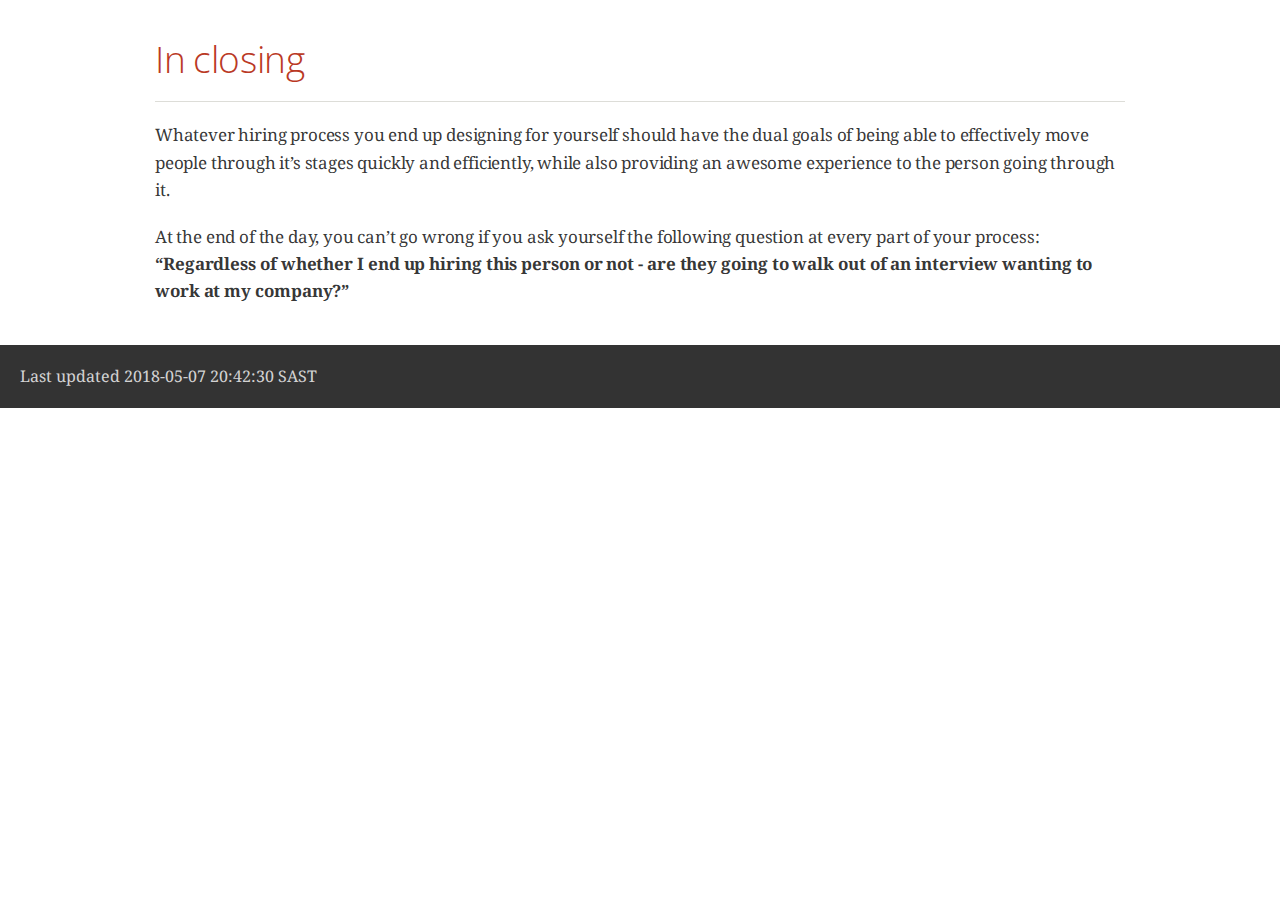
<file: closing.html>
<!DOCTYPE html>
<html lang="en">
<head>
<meta charset="UTF-8">
<!--[if IE]><meta http-equiv="X-UA-Compatible" content="IE=edge"><![endif]-->
<meta name="viewport" content="width=device-width, initial-scale=1.0">
<meta name="generator" content="Asciidoctor 1.5.6.2">
<title>In closing</title>
<link rel="stylesheet" href="https://fonts.googleapis.com/css?family=Open+Sans:300,300italic,400,400italic,600,600italic%7CNoto+Serif:400,400italic,700,700italic%7CDroid+Sans+Mono:400,700">
<style>
/* Asciidoctor default stylesheet | MIT License | http://asciidoctor.org */
/* Remove comment around @import statement below when using as a custom stylesheet */
/*@import "https://fonts.googleapis.com/css?family=Open+Sans:300,300italic,400,400italic,600,600italic%7CNoto+Serif:400,400italic,700,700italic%7CDroid+Sans+Mono:400,700";*/
article,aside,details,figcaption,figure,footer,header,hgroup,main,nav,section,summary{display:block}
audio,canvas,video{display:inline-block}
audio:not([controls]){display:none;height:0}
[hidden],template{display:none}
script{display:none!important}
html{font-family:sans-serif;-ms-text-size-adjust:100%;-webkit-text-size-adjust:100%}
a{background:transparent}
a:focus{outline:thin dotted}
a:active,a:hover{outline:0}
h1{font-size:2em;margin:.67em 0}
abbr[title]{border-bottom:1px dotted}
b,strong{font-weight:bold}
dfn{font-style:italic}
hr{-moz-box-sizing:content-box;box-sizing:content-box;height:0}
mark{background:#ff0;color:#000}
code,kbd,pre,samp{font-family:monospace;font-size:1em}
pre{white-space:pre-wrap}
q{quotes:"\201C" "\201D" "\2018" "\2019"}
small{font-size:80%}
sub,sup{font-size:75%;line-height:0;position:relative;vertical-align:baseline}
sup{top:-.5em}
sub{bottom:-.25em}
img{border:0}
svg:not(:root){overflow:hidden}
figure{margin:0}
fieldset{border:1px solid silver;margin:0 2px;padding:.35em .625em .75em}
legend{border:0;padding:0}
button,input,select,textarea{font-family:inherit;font-size:100%;margin:0}
button,input{line-height:normal}
button,select{text-transform:none}
button,html input[type="button"],input[type="reset"],input[type="submit"]{-webkit-appearance:button;cursor:pointer}
button[disabled],html input[disabled]{cursor:default}
input[type="checkbox"],input[type="radio"]{box-sizing:border-box;padding:0}
input[type="search"]{-webkit-appearance:textfield;-moz-box-sizing:content-box;-webkit-box-sizing:content-box;box-sizing:content-box}
input[type="search"]::-webkit-search-cancel-button,input[type="search"]::-webkit-search-decoration{-webkit-appearance:none}
button::-moz-focus-inner,input::-moz-focus-inner{border:0;padding:0}
textarea{overflow:auto;vertical-align:top}
table{border-collapse:collapse;border-spacing:0}
*,*:before,*:after{-moz-box-sizing:border-box;-webkit-box-sizing:border-box;box-sizing:border-box}
html,body{font-size:100%}
body{background:#fff;color:rgba(0,0,0,.8);padding:0;margin:0;font-family:"Noto Serif","DejaVu Serif",serif;font-weight:400;font-style:normal;line-height:1;position:relative;cursor:auto;tab-size:4;-moz-osx-font-smoothing:grayscale;-webkit-font-smoothing:antialiased}
a:hover{cursor:pointer}
img,object,embed{max-width:100%;height:auto}
object,embed{height:100%}
img{-ms-interpolation-mode:bicubic}
.left{float:left!important}
.right{float:right!important}
.text-left{text-align:left!important}
.text-right{text-align:right!important}
.text-center{text-align:center!important}
.text-justify{text-align:justify!important}
.hide{display:none}
img,object,svg{display:inline-block;vertical-align:middle}
textarea{height:auto;min-height:50px}
select{width:100%}
.center{margin-left:auto;margin-right:auto}
.spread{width:100%}
p.lead,.paragraph.lead>p,#preamble>.sectionbody>.paragraph:first-of-type p{font-size:1.21875em;line-height:1.6}
.subheader,.admonitionblock td.content>.title,.audioblock>.title,.exampleblock>.title,.imageblock>.title,.listingblock>.title,.literalblock>.title,.stemblock>.title,.openblock>.title,.paragraph>.title,.quoteblock>.title,table.tableblock>.title,.verseblock>.title,.videoblock>.title,.dlist>.title,.olist>.title,.ulist>.title,.qlist>.title,.hdlist>.title{line-height:1.45;color:#7a2518;font-weight:400;margin-top:0;margin-bottom:.25em}
div,dl,dt,dd,ul,ol,li,h1,h2,h3,#toctitle,.sidebarblock>.content>.title,h4,h5,h6,pre,form,p,blockquote,th,td{margin:0;padding:0;direction:ltr}
a{color:#2156a5;text-decoration:underline;line-height:inherit}
a:hover,a:focus{color:#1d4b8f}
a img{border:none}
p{font-family:inherit;font-weight:400;font-size:1em;line-height:1.6;margin-bottom:1.25em;text-rendering:optimizeLegibility}
p aside{font-size:.875em;line-height:1.35;font-style:italic}
h1,h2,h3,#toctitle,.sidebarblock>.content>.title,h4,h5,h6{font-family:"Open Sans","DejaVu Sans",sans-serif;font-weight:300;font-style:normal;color:#ba3925;text-rendering:optimizeLegibility;margin-top:1em;margin-bottom:.5em;line-height:1.0125em}
h1 small,h2 small,h3 small,#toctitle small,.sidebarblock>.content>.title small,h4 small,h5 small,h6 small{font-size:60%;color:#e99b8f;line-height:0}
h1{font-size:2.125em}
h2{font-size:1.6875em}
h3,#toctitle,.sidebarblock>.content>.title{font-size:1.375em}
h4,h5{font-size:1.125em}
h6{font-size:1em}
hr{border:solid #ddddd8;border-width:1px 0 0;clear:both;margin:1.25em 0 1.1875em;height:0}
em,i{font-style:italic;line-height:inherit}
strong,b{font-weight:bold;line-height:inherit}
small{font-size:60%;line-height:inherit}
code{font-family:"Droid Sans Mono","DejaVu Sans Mono",monospace;font-weight:400;color:rgba(0,0,0,.9)}
ul,ol,dl{font-size:1em;line-height:1.6;margin-bottom:1.25em;list-style-position:outside;font-family:inherit}
ul,ol{margin-left:1.5em}
ul li ul,ul li ol{margin-left:1.25em;margin-bottom:0;font-size:1em}
ul.square li ul,ul.circle li ul,ul.disc li ul{list-style:inherit}
ul.square{list-style-type:square}
ul.circle{list-style-type:circle}
ul.disc{list-style-type:disc}
ol li ul,ol li ol{margin-left:1.25em;margin-bottom:0}
dl dt{margin-bottom:.3125em;font-weight:bold}
dl dd{margin-bottom:1.25em}
abbr,acronym{text-transform:uppercase;font-size:90%;color:rgba(0,0,0,.8);border-bottom:1px dotted #ddd;cursor:help}
abbr{text-transform:none}
blockquote{margin:0 0 1.25em;padding:.5625em 1.25em 0 1.1875em;border-left:1px solid #ddd}
blockquote cite{display:block;font-size:.9375em;color:rgba(0,0,0,.6)}
blockquote cite:before{content:"\2014 \0020"}
blockquote cite a,blockquote cite a:visited{color:rgba(0,0,0,.6)}
blockquote,blockquote p{line-height:1.6;color:rgba(0,0,0,.85)}
@media only screen and (min-width:768px){h1,h2,h3,#toctitle,.sidebarblock>.content>.title,h4,h5,h6{line-height:1.2}
h1{font-size:2.75em}
h2{font-size:2.3125em}
h3,#toctitle,.sidebarblock>.content>.title{font-size:1.6875em}
h4{font-size:1.4375em}}
table{background:#fff;margin-bottom:1.25em;border:solid 1px #dedede}
table thead,table tfoot{background:#f7f8f7;font-weight:bold}
table thead tr th,table thead tr td,table tfoot tr th,table tfoot tr td{padding:.5em .625em .625em;font-size:inherit;color:rgba(0,0,0,.8);text-align:left}
table tr th,table tr td{padding:.5625em .625em;font-size:inherit;color:rgba(0,0,0,.8)}
table tr.even,table tr.alt,table tr:nth-of-type(even){background:#f8f8f7}
table thead tr th,table tfoot tr th,table tbody tr td,table tr td,table tfoot tr td{display:table-cell;line-height:1.6}
h1,h2,h3,#toctitle,.sidebarblock>.content>.title,h4,h5,h6{line-height:1.2;word-spacing:-.05em}
h1 strong,h2 strong,h3 strong,#toctitle strong,.sidebarblock>.content>.title strong,h4 strong,h5 strong,h6 strong{font-weight:400}
.clearfix:before,.clearfix:after,.float-group:before,.float-group:after{content:" ";display:table}
.clearfix:after,.float-group:after{clear:both}
*:not(pre)>code{font-size:.9375em;font-style:normal!important;letter-spacing:0;padding:.1em .5ex;word-spacing:-.15em;background-color:#f7f7f8;-webkit-border-radius:4px;border-radius:4px;line-height:1.45;text-rendering:optimizeSpeed;word-wrap:break-word}
*:not(pre)>code.nobreak{word-wrap:normal}
*:not(pre)>code.nowrap{white-space:nowrap}
pre,pre>code{line-height:1.45;color:rgba(0,0,0,.9);font-family:"Droid Sans Mono","DejaVu Sans Mono",monospace;font-weight:400;text-rendering:optimizeSpeed}
em em{font-style:normal}
strong strong{font-weight:400}
.keyseq{color:rgba(51,51,51,.8)}
kbd{font-family:"Droid Sans Mono","DejaVu Sans Mono",monospace;display:inline-block;color:rgba(0,0,0,.8);font-size:.65em;line-height:1.45;background-color:#f7f7f7;border:1px solid #ccc;-webkit-border-radius:3px;border-radius:3px;-webkit-box-shadow:0 1px 0 rgba(0,0,0,.2),0 0 0 .1em white inset;box-shadow:0 1px 0 rgba(0,0,0,.2),0 0 0 .1em #fff inset;margin:0 .15em;padding:.2em .5em;vertical-align:middle;position:relative;top:-.1em;white-space:nowrap}
.keyseq kbd:first-child{margin-left:0}
.keyseq kbd:last-child{margin-right:0}
.menuseq,.menuref{color:#000}
.menuseq b:not(.caret),.menuref{font-weight:inherit}
.menuseq{word-spacing:-.02em}
.menuseq b.caret{font-size:1.25em;line-height:.8}
.menuseq i.caret{font-weight:bold;text-align:center;width:.45em}
b.button:before,b.button:after{position:relative;top:-1px;font-weight:400}
b.button:before{content:"[";padding:0 3px 0 2px}
b.button:after{content:"]";padding:0 2px 0 3px}
p a>code:hover{color:rgba(0,0,0,.9)}
#header,#content,#footnotes,#footer{width:100%;margin-left:auto;margin-right:auto;margin-top:0;margin-bottom:0;max-width:62.5em;*zoom:1;position:relative;padding-left:.9375em;padding-right:.9375em}
#header:before,#header:after,#content:before,#content:after,#footnotes:before,#footnotes:after,#footer:before,#footer:after{content:" ";display:table}
#header:after,#content:after,#footnotes:after,#footer:after{clear:both}
#content{margin-top:1.25em}
#content:before{content:none}
#header>h1:first-child{color:rgba(0,0,0,.85);margin-top:2.25rem;margin-bottom:0}
#header>h1:first-child+#toc{margin-top:8px;border-top:1px solid #ddddd8}
#header>h1:only-child,body.toc2 #header>h1:nth-last-child(2){border-bottom:1px solid #ddddd8;padding-bottom:8px}
#header .details{border-bottom:1px solid #ddddd8;line-height:1.45;padding-top:.25em;padding-bottom:.25em;padding-left:.25em;color:rgba(0,0,0,.6);display:-ms-flexbox;display:-webkit-flex;display:flex;-ms-flex-flow:row wrap;-webkit-flex-flow:row wrap;flex-flow:row wrap}
#header .details span:first-child{margin-left:-.125em}
#header .details span.email a{color:rgba(0,0,0,.85)}
#header .details br{display:none}
#header .details br+span:before{content:"\00a0\2013\00a0"}
#header .details br+span.author:before{content:"\00a0\22c5\00a0";color:rgba(0,0,0,.85)}
#header .details br+span#revremark:before{content:"\00a0|\00a0"}
#header #revnumber{text-transform:capitalize}
#header #revnumber:after{content:"\00a0"}
#content>h1:first-child:not([class]){color:rgba(0,0,0,.85);border-bottom:1px solid #ddddd8;padding-bottom:8px;margin-top:0;padding-top:1rem;margin-bottom:1.25rem}
#toc{border-bottom:1px solid #efefed;padding-bottom:.5em}
#toc>ul{margin-left:.125em}
#toc ul.sectlevel0>li>a{font-style:italic}
#toc ul.sectlevel0 ul.sectlevel1{margin:.5em 0}
#toc ul{font-family:"Open Sans","DejaVu Sans",sans-serif;list-style-type:none}
#toc li{line-height:1.3334;margin-top:.3334em}
#toc a{text-decoration:none}
#toc a:active{text-decoration:underline}
#toctitle{color:#7a2518;font-size:1.2em}
@media only screen and (min-width:768px){#toctitle{font-size:1.375em}
body.toc2{padding-left:15em;padding-right:0}
#toc.toc2{margin-top:0!important;background-color:#f8f8f7;position:fixed;width:15em;left:0;top:0;border-right:1px solid #efefed;border-top-width:0!important;border-bottom-width:0!important;z-index:1000;padding:1.25em 1em;height:100%;overflow:auto}
#toc.toc2 #toctitle{margin-top:0;margin-bottom:.8rem;font-size:1.2em}
#toc.toc2>ul{font-size:.9em;margin-bottom:0}
#toc.toc2 ul ul{margin-left:0;padding-left:1em}
#toc.toc2 ul.sectlevel0 ul.sectlevel1{padding-left:0;margin-top:.5em;margin-bottom:.5em}
body.toc2.toc-right{padding-left:0;padding-right:15em}
body.toc2.toc-right #toc.toc2{border-right-width:0;border-left:1px solid #efefed;left:auto;right:0}}
@media only screen and (min-width:1280px){body.toc2{padding-left:20em;padding-right:0}
#toc.toc2{width:20em}
#toc.toc2 #toctitle{font-size:1.375em}
#toc.toc2>ul{font-size:.95em}
#toc.toc2 ul ul{padding-left:1.25em}
body.toc2.toc-right{padding-left:0;padding-right:20em}}
#content #toc{border-style:solid;border-width:1px;border-color:#e0e0dc;margin-bottom:1.25em;padding:1.25em;background:#f8f8f7;-webkit-border-radius:4px;border-radius:4px}
#content #toc>:first-child{margin-top:0}
#content #toc>:last-child{margin-bottom:0}
#footer{max-width:100%;background-color:rgba(0,0,0,.8);padding:1.25em}
#footer-text{color:rgba(255,255,255,.8);line-height:1.44}
.sect1{padding-bottom:.625em}
@media only screen and (min-width:768px){.sect1{padding-bottom:1.25em}}
.sect1+.sect1{border-top:1px solid #efefed}
#content h1>a.anchor,h2>a.anchor,h3>a.anchor,#toctitle>a.anchor,.sidebarblock>.content>.title>a.anchor,h4>a.anchor,h5>a.anchor,h6>a.anchor{position:absolute;z-index:1001;width:1.5ex;margin-left:-1.5ex;display:block;text-decoration:none!important;visibility:hidden;text-align:center;font-weight:400}
#content h1>a.anchor:before,h2>a.anchor:before,h3>a.anchor:before,#toctitle>a.anchor:before,.sidebarblock>.content>.title>a.anchor:before,h4>a.anchor:before,h5>a.anchor:before,h6>a.anchor:before{content:"\00A7";font-size:.85em;display:block;padding-top:.1em}
#content h1:hover>a.anchor,#content h1>a.anchor:hover,h2:hover>a.anchor,h2>a.anchor:hover,h3:hover>a.anchor,#toctitle:hover>a.anchor,.sidebarblock>.content>.title:hover>a.anchor,h3>a.anchor:hover,#toctitle>a.anchor:hover,.sidebarblock>.content>.title>a.anchor:hover,h4:hover>a.anchor,h4>a.anchor:hover,h5:hover>a.anchor,h5>a.anchor:hover,h6:hover>a.anchor,h6>a.anchor:hover{visibility:visible}
#content h1>a.link,h2>a.link,h3>a.link,#toctitle>a.link,.sidebarblock>.content>.title>a.link,h4>a.link,h5>a.link,h6>a.link{color:#ba3925;text-decoration:none}
#content h1>a.link:hover,h2>a.link:hover,h3>a.link:hover,#toctitle>a.link:hover,.sidebarblock>.content>.title>a.link:hover,h4>a.link:hover,h5>a.link:hover,h6>a.link:hover{color:#a53221}
.audioblock,.imageblock,.literalblock,.listingblock,.stemblock,.videoblock{margin-bottom:1.25em}
.admonitionblock td.content>.title,.audioblock>.title,.exampleblock>.title,.imageblock>.title,.listingblock>.title,.literalblock>.title,.stemblock>.title,.openblock>.title,.paragraph>.title,.quoteblock>.title,table.tableblock>.title,.verseblock>.title,.videoblock>.title,.dlist>.title,.olist>.title,.ulist>.title,.qlist>.title,.hdlist>.title{text-rendering:optimizeLegibility;text-align:left;font-family:"Noto Serif","DejaVu Serif",serif;font-size:1rem;font-style:italic}
table.tableblock>caption.title{white-space:nowrap;overflow:visible;max-width:0}
.paragraph.lead>p,#preamble>.sectionbody>.paragraph:first-of-type p{color:rgba(0,0,0,.85)}
table.tableblock #preamble>.sectionbody>.paragraph:first-of-type p{font-size:inherit}
.admonitionblock>table{border-collapse:separate;border:0;background:none;width:100%}
.admonitionblock>table td.icon{text-align:center;width:80px}
.admonitionblock>table td.icon img{max-width:initial}
.admonitionblock>table td.icon .title{font-weight:bold;font-family:"Open Sans","DejaVu Sans",sans-serif;text-transform:uppercase}
.admonitionblock>table td.content{padding-left:1.125em;padding-right:1.25em;border-left:1px solid #ddddd8;color:rgba(0,0,0,.6)}
.admonitionblock>table td.content>:last-child>:last-child{margin-bottom:0}
.exampleblock>.content{border-style:solid;border-width:1px;border-color:#e6e6e6;margin-bottom:1.25em;padding:1.25em;background:#fff;-webkit-border-radius:4px;border-radius:4px}
.exampleblock>.content>:first-child{margin-top:0}
.exampleblock>.content>:last-child{margin-bottom:0}
.sidebarblock{border-style:solid;border-width:1px;border-color:#e0e0dc;margin-bottom:1.25em;padding:1.25em;background:#f8f8f7;-webkit-border-radius:4px;border-radius:4px}
.sidebarblock>:first-child{margin-top:0}
.sidebarblock>:last-child{margin-bottom:0}
.sidebarblock>.content>.title{color:#7a2518;margin-top:0;text-align:center}
.exampleblock>.content>:last-child>:last-child,.exampleblock>.content .olist>ol>li:last-child>:last-child,.exampleblock>.content .ulist>ul>li:last-child>:last-child,.exampleblock>.content .qlist>ol>li:last-child>:last-child,.sidebarblock>.content>:last-child>:last-child,.sidebarblock>.content .olist>ol>li:last-child>:last-child,.sidebarblock>.content .ulist>ul>li:last-child>:last-child,.sidebarblock>.content .qlist>ol>li:last-child>:last-child{margin-bottom:0}
.literalblock pre,.listingblock pre:not(.highlight),.listingblock pre[class="highlight"],.listingblock pre[class^="highlight "],.listingblock pre.CodeRay,.listingblock pre.prettyprint{background:#f7f7f8}
.sidebarblock .literalblock pre,.sidebarblock .listingblock pre:not(.highlight),.sidebarblock .listingblock pre[class="highlight"],.sidebarblock .listingblock pre[class^="highlight "],.sidebarblock .listingblock pre.CodeRay,.sidebarblock .listingblock pre.prettyprint{background:#f2f1f1}
.literalblock pre,.literalblock pre[class],.listingblock pre,.listingblock pre[class]{-webkit-border-radius:4px;border-radius:4px;word-wrap:break-word;padding:1em;font-size:.8125em}
.literalblock pre.nowrap,.literalblock pre[class].nowrap,.listingblock pre.nowrap,.listingblock pre[class].nowrap{overflow-x:auto;white-space:pre;word-wrap:normal}
@media only screen and (min-width:768px){.literalblock pre,.literalblock pre[class],.listingblock pre,.listingblock pre[class]{font-size:.90625em}}
@media only screen and (min-width:1280px){.literalblock pre,.literalblock pre[class],.listingblock pre,.listingblock pre[class]{font-size:1em}}
.literalblock.output pre{color:#f7f7f8;background-color:rgba(0,0,0,.9)}
.listingblock pre.highlightjs{padding:0}
.listingblock pre.highlightjs>code{padding:1em;-webkit-border-radius:4px;border-radius:4px}
.listingblock pre.prettyprint{border-width:0}
.listingblock>.content{position:relative}
.listingblock code[data-lang]:before{display:none;content:attr(data-lang);position:absolute;font-size:.75em;top:.425rem;right:.5rem;line-height:1;text-transform:uppercase;color:#999}
.listingblock:hover code[data-lang]:before{display:block}
.listingblock.terminal pre .command:before{content:attr(data-prompt);padding-right:.5em;color:#999}
.listingblock.terminal pre .command:not([data-prompt]):before{content:"$"}
table.pyhltable{border-collapse:separate;border:0;margin-bottom:0;background:none}
table.pyhltable td{vertical-align:top;padding-top:0;padding-bottom:0;line-height:1.45}
table.pyhltable td.code{padding-left:.75em;padding-right:0}
pre.pygments .lineno,table.pyhltable td:not(.code){color:#999;padding-left:0;padding-right:.5em;border-right:1px solid #ddddd8}
pre.pygments .lineno{display:inline-block;margin-right:.25em}
table.pyhltable .linenodiv{background:none!important;padding-right:0!important}
.quoteblock{margin:0 1em 1.25em 1.5em;display:table}
.quoteblock>.title{margin-left:-1.5em;margin-bottom:.75em}
.quoteblock blockquote,.quoteblock blockquote p{color:rgba(0,0,0,.85);font-size:1.15rem;line-height:1.75;word-spacing:.1em;letter-spacing:0;font-style:italic;text-align:justify}
.quoteblock blockquote{margin:0;padding:0;border:0}
.quoteblock blockquote:before{content:"\201c";float:left;font-size:2.75em;font-weight:bold;line-height:.6em;margin-left:-.6em;color:#7a2518;text-shadow:0 1px 2px rgba(0,0,0,.1)}
.quoteblock blockquote>.paragraph:last-child p{margin-bottom:0}
.quoteblock .attribution{margin-top:.5em;margin-right:.5ex;text-align:right}
.quoteblock .quoteblock{margin-left:0;margin-right:0;padding:.5em 0;border-left:3px solid rgba(0,0,0,.6)}
.quoteblock .quoteblock blockquote{padding:0 0 0 .75em}
.quoteblock .quoteblock blockquote:before{display:none}
.verseblock{margin:0 1em 1.25em 1em}
.verseblock pre{font-family:"Open Sans","DejaVu Sans",sans;font-size:1.15rem;color:rgba(0,0,0,.85);font-weight:300;text-rendering:optimizeLegibility}
.verseblock pre strong{font-weight:400}
.verseblock .attribution{margin-top:1.25rem;margin-left:.5ex}
.quoteblock .attribution,.verseblock .attribution{font-size:.9375em;line-height:1.45;font-style:italic}
.quoteblock .attribution br,.verseblock .attribution br{display:none}
.quoteblock .attribution cite,.verseblock .attribution cite{display:block;letter-spacing:-.025em;color:rgba(0,0,0,.6)}
.quoteblock.abstract{margin:0 0 1.25em 0;display:block}
.quoteblock.abstract blockquote,.quoteblock.abstract blockquote p{text-align:left;word-spacing:0}
.quoteblock.abstract blockquote:before,.quoteblock.abstract blockquote p:first-of-type:before{display:none}
table.tableblock{max-width:100%;border-collapse:separate}
table.tableblock td>.paragraph:last-child p>p:last-child,table.tableblock th>p:last-child,table.tableblock td>p:last-child{margin-bottom:0}
table.tableblock,th.tableblock,td.tableblock{border:0 solid #dedede}
table.grid-all>thead>tr>.tableblock,table.grid-all>tbody>tr>.tableblock{border-width:0 1px 1px 0}
table.grid-all>tfoot>tr>.tableblock{border-width:1px 1px 0 0}
table.grid-cols>*>tr>.tableblock{border-width:0 1px 0 0}
table.grid-rows>thead>tr>.tableblock,table.grid-rows>tbody>tr>.tableblock{border-width:0 0 1px 0}
table.grid-rows>tfoot>tr>.tableblock{border-width:1px 0 0 0}
table.grid-all>*>tr>.tableblock:last-child,table.grid-cols>*>tr>.tableblock:last-child{border-right-width:0}
table.grid-all>tbody>tr:last-child>.tableblock,table.grid-all>thead:last-child>tr>.tableblock,table.grid-rows>tbody>tr:last-child>.tableblock,table.grid-rows>thead:last-child>tr>.tableblock{border-bottom-width:0}
table.frame-all{border-width:1px}
table.frame-sides{border-width:0 1px}
table.frame-topbot{border-width:1px 0}
th.halign-left,td.halign-left{text-align:left}
th.halign-right,td.halign-right{text-align:right}
th.halign-center,td.halign-center{text-align:center}
th.valign-top,td.valign-top{vertical-align:top}
th.valign-bottom,td.valign-bottom{vertical-align:bottom}
th.valign-middle,td.valign-middle{vertical-align:middle}
table thead th,table tfoot th{font-weight:bold}
tbody tr th{display:table-cell;line-height:1.6;background:#f7f8f7}
tbody tr th,tbody tr th p,tfoot tr th,tfoot tr th p{color:rgba(0,0,0,.8);font-weight:bold}
p.tableblock>code:only-child{background:none;padding:0}
p.tableblock{font-size:1em}
td>div.verse{white-space:pre}
ol{margin-left:1.75em}
ul li ol{margin-left:1.5em}
dl dd{margin-left:1.125em}
dl dd:last-child,dl dd:last-child>:last-child{margin-bottom:0}
ol>li p,ul>li p,ul dd,ol dd,.olist .olist,.ulist .ulist,.ulist .olist,.olist .ulist{margin-bottom:.625em}
ul.checklist,ul.none,ol.none,ul.no-bullet,ol.no-bullet,ol.unnumbered,ul.unstyled,ol.unstyled{list-style-type:none}
ul.no-bullet,ol.no-bullet,ol.unnumbered{margin-left:.625em}
ul.unstyled,ol.unstyled{margin-left:0}
ul.checklist{margin-left:.625em}
ul.checklist li>p:first-child>.fa-square-o:first-child,ul.checklist li>p:first-child>.fa-check-square-o:first-child{width:1.25em;font-size:.8em;position:relative;bottom:.125em}
ul.checklist li>p:first-child>input[type="checkbox"]:first-child{margin-right:.25em}
ul.inline{margin:0 auto .625em auto;margin-left:-1.375em;margin-right:0;padding:0;list-style:none;overflow:hidden}
ul.inline>li{list-style:none;float:left;margin-left:1.375em;display:block}
ul.inline>li>*{display:block}
.unstyled dl dt{font-weight:400;font-style:normal}
ol.arabic{list-style-type:decimal}
ol.decimal{list-style-type:decimal-leading-zero}
ol.loweralpha{list-style-type:lower-alpha}
ol.upperalpha{list-style-type:upper-alpha}
ol.lowerroman{list-style-type:lower-roman}
ol.upperroman{list-style-type:upper-roman}
ol.lowergreek{list-style-type:lower-greek}
.hdlist>table,.colist>table{border:0;background:none}
.hdlist>table>tbody>tr,.colist>table>tbody>tr{background:none}
td.hdlist1,td.hdlist2{vertical-align:top;padding:0 .625em}
td.hdlist1{font-weight:bold;padding-bottom:1.25em}
.literalblock+.colist,.listingblock+.colist{margin-top:-.5em}
.colist>table tr>td:first-of-type{padding:.4em .75em 0 .75em;line-height:1;vertical-align:top}
.colist>table tr>td:first-of-type img{max-width:initial}
.colist>table tr>td:last-of-type{padding:.25em 0}
.thumb,.th{line-height:0;display:inline-block;border:solid 4px #fff;-webkit-box-shadow:0 0 0 1px #ddd;box-shadow:0 0 0 1px #ddd}
.imageblock.left,.imageblock[style*="float: left"]{margin:.25em .625em 1.25em 0}
.imageblock.right,.imageblock[style*="float: right"]{margin:.25em 0 1.25em .625em}
.imageblock>.title{margin-bottom:0}
.imageblock.thumb,.imageblock.th{border-width:6px}
.imageblock.thumb>.title,.imageblock.th>.title{padding:0 .125em}
.image.left,.image.right{margin-top:.25em;margin-bottom:.25em;display:inline-block;line-height:0}
.image.left{margin-right:.625em}
.image.right{margin-left:.625em}
a.image{text-decoration:none;display:inline-block}
a.image object{pointer-events:none}
sup.footnote,sup.footnoteref{font-size:.875em;position:static;vertical-align:super}
sup.footnote a,sup.footnoteref a{text-decoration:none}
sup.footnote a:active,sup.footnoteref a:active{text-decoration:underline}
#footnotes{padding-top:.75em;padding-bottom:.75em;margin-bottom:.625em}
#footnotes hr{width:20%;min-width:6.25em;margin:-.25em 0 .75em 0;border-width:1px 0 0 0}
#footnotes .footnote{padding:0 .375em 0 .225em;line-height:1.3334;font-size:.875em;margin-left:1.2em;text-indent:-1.05em;margin-bottom:.2em}
#footnotes .footnote a:first-of-type{font-weight:bold;text-decoration:none}
#footnotes .footnote:last-of-type{margin-bottom:0}
#content #footnotes{margin-top:-.625em;margin-bottom:0;padding:.75em 0}
.gist .file-data>table{border:0;background:#fff;width:100%;margin-bottom:0}
.gist .file-data>table td.line-data{width:99%}
div.unbreakable{page-break-inside:avoid}
.big{font-size:larger}
.small{font-size:smaller}
.underline{text-decoration:underline}
.overline{text-decoration:overline}
.line-through{text-decoration:line-through}
.aqua{color:#00bfbf}
.aqua-background{background-color:#00fafa}
.black{color:#000}
.black-background{background-color:#000}
.blue{color:#0000bf}
.blue-background{background-color:#0000fa}
.fuchsia{color:#bf00bf}
.fuchsia-background{background-color:#fa00fa}
.gray{color:#606060}
.gray-background{background-color:#7d7d7d}
.green{color:#006000}
.green-background{background-color:#007d00}
.lime{color:#00bf00}
.lime-background{background-color:#00fa00}
.maroon{color:#600000}
.maroon-background{background-color:#7d0000}
.navy{color:#000060}
.navy-background{background-color:#00007d}
.olive{color:#606000}
.olive-background{background-color:#7d7d00}
.purple{color:#600060}
.purple-background{background-color:#7d007d}
.red{color:#bf0000}
.red-background{background-color:#fa0000}
.silver{color:#909090}
.silver-background{background-color:#bcbcbc}
.teal{color:#006060}
.teal-background{background-color:#007d7d}
.white{color:#bfbfbf}
.white-background{background-color:#fafafa}
.yellow{color:#bfbf00}
.yellow-background{background-color:#fafa00}
span.icon>.fa{cursor:default}
a span.icon>.fa{cursor:inherit}
.admonitionblock td.icon [class^="fa icon-"]{font-size:2.5em;text-shadow:1px 1px 2px rgba(0,0,0,.5);cursor:default}
.admonitionblock td.icon .icon-note:before{content:"\f05a";color:#19407c}
.admonitionblock td.icon .icon-tip:before{content:"\f0eb";text-shadow:1px 1px 2px rgba(155,155,0,.8);color:#111}
.admonitionblock td.icon .icon-warning:before{content:"\f071";color:#bf6900}
.admonitionblock td.icon .icon-caution:before{content:"\f06d";color:#bf3400}
.admonitionblock td.icon .icon-important:before{content:"\f06a";color:#bf0000}
.conum[data-value]{display:inline-block;color:#fff!important;background-color:rgba(0,0,0,.8);-webkit-border-radius:100px;border-radius:100px;text-align:center;font-size:.75em;width:1.67em;height:1.67em;line-height:1.67em;font-family:"Open Sans","DejaVu Sans",sans-serif;font-style:normal;font-weight:bold}
.conum[data-value] *{color:#fff!important}
.conum[data-value]+b{display:none}
.conum[data-value]:after{content:attr(data-value)}
pre .conum[data-value]{position:relative;top:-.125em}
b.conum *{color:inherit!important}
.conum:not([data-value]):empty{display:none}
dt,th.tableblock,td.content,div.footnote{text-rendering:optimizeLegibility}
h1,h2,p,td.content,span.alt{letter-spacing:-.01em}
p strong,td.content strong,div.footnote strong{letter-spacing:-.005em}
p,blockquote,dt,td.content,span.alt{font-size:1.0625rem}
p{margin-bottom:1.25rem}
.sidebarblock p,.sidebarblock dt,.sidebarblock td.content,p.tableblock{font-size:1em}
.exampleblock>.content{background-color:#fffef7;border-color:#e0e0dc;-webkit-box-shadow:0 1px 4px #e0e0dc;box-shadow:0 1px 4px #e0e0dc}
.print-only{display:none!important}
@media print{@page{margin:1.25cm .75cm}
*{-webkit-box-shadow:none!important;box-shadow:none!important;text-shadow:none!important}
a{color:inherit!important;text-decoration:underline!important}
a.bare,a[href^="#"],a[href^="mailto:"]{text-decoration:none!important}
a[href^="http:"]:not(.bare):after,a[href^="https:"]:not(.bare):after{content:"(" attr(href) ")";display:inline-block;font-size:.875em;padding-left:.25em}
abbr[title]:after{content:" (" attr(title) ")"}
pre,blockquote,tr,img,object,svg{page-break-inside:avoid}
thead{display:table-header-group}
svg{max-width:100%}
p,blockquote,dt,td.content{font-size:1em;orphans:3;widows:3}
h2,h3,#toctitle,.sidebarblock>.content>.title{page-break-after:avoid}
#toc,.sidebarblock,.exampleblock>.content{background:none!important}
#toc{border-bottom:1px solid #ddddd8!important;padding-bottom:0!important}
.sect1{padding-bottom:0!important}
.sect1+.sect1{border:0!important}
#header>h1:first-child{margin-top:1.25rem}
body.book #header{text-align:center}
body.book #header>h1:first-child{border:0!important;margin:2.5em 0 1em 0}
body.book #header .details{border:0!important;display:block;padding:0!important}
body.book #header .details span:first-child{margin-left:0!important}
body.book #header .details br{display:block}
body.book #header .details br+span:before{content:none!important}
body.book #toc{border:0!important;text-align:left!important;padding:0!important;margin:0!important}
body.book #toc,body.book #preamble,body.book h1.sect0,body.book .sect1>h2{page-break-before:always}
.listingblock code[data-lang]:before{display:block}
#footer{background:none!important;padding:0 .9375em}
#footer-text{color:rgba(0,0,0,.6)!important;font-size:.9em}
.hide-on-print{display:none!important}
.print-only{display:block!important}
.hide-for-print{display:none!important}
.show-for-print{display:inherit!important}}
</style>
</head>
<body class="article">
<div id="header">
</div>
<div id="content">
<div class="sect1">
<h2 id="_in_closing">In closing</h2>
<div class="sectionbody">
<hr>
<div class="paragraph">
<p>Whatever hiring process you end up designing for yourself should have the dual goals of being able to effectively move people through it’s stages quickly and efficiently, while also providing an awesome experience to the person going through it.</p>
</div>
<div class="paragraph">
<p>At the end of the day, you can’t go wrong if you ask yourself the following question at every part of your process: <strong>“Regardless of whether I end up hiring this person or not - are they going to walk out of an interview wanting to work at my company?”</strong></p>
</div>
</div>
</div>
</div>
<div id="footer">
<div id="footer-text">
Last updated 2018-05-07 20:42:30 SAST
</div>
</div>
</body>
</html>
</file>
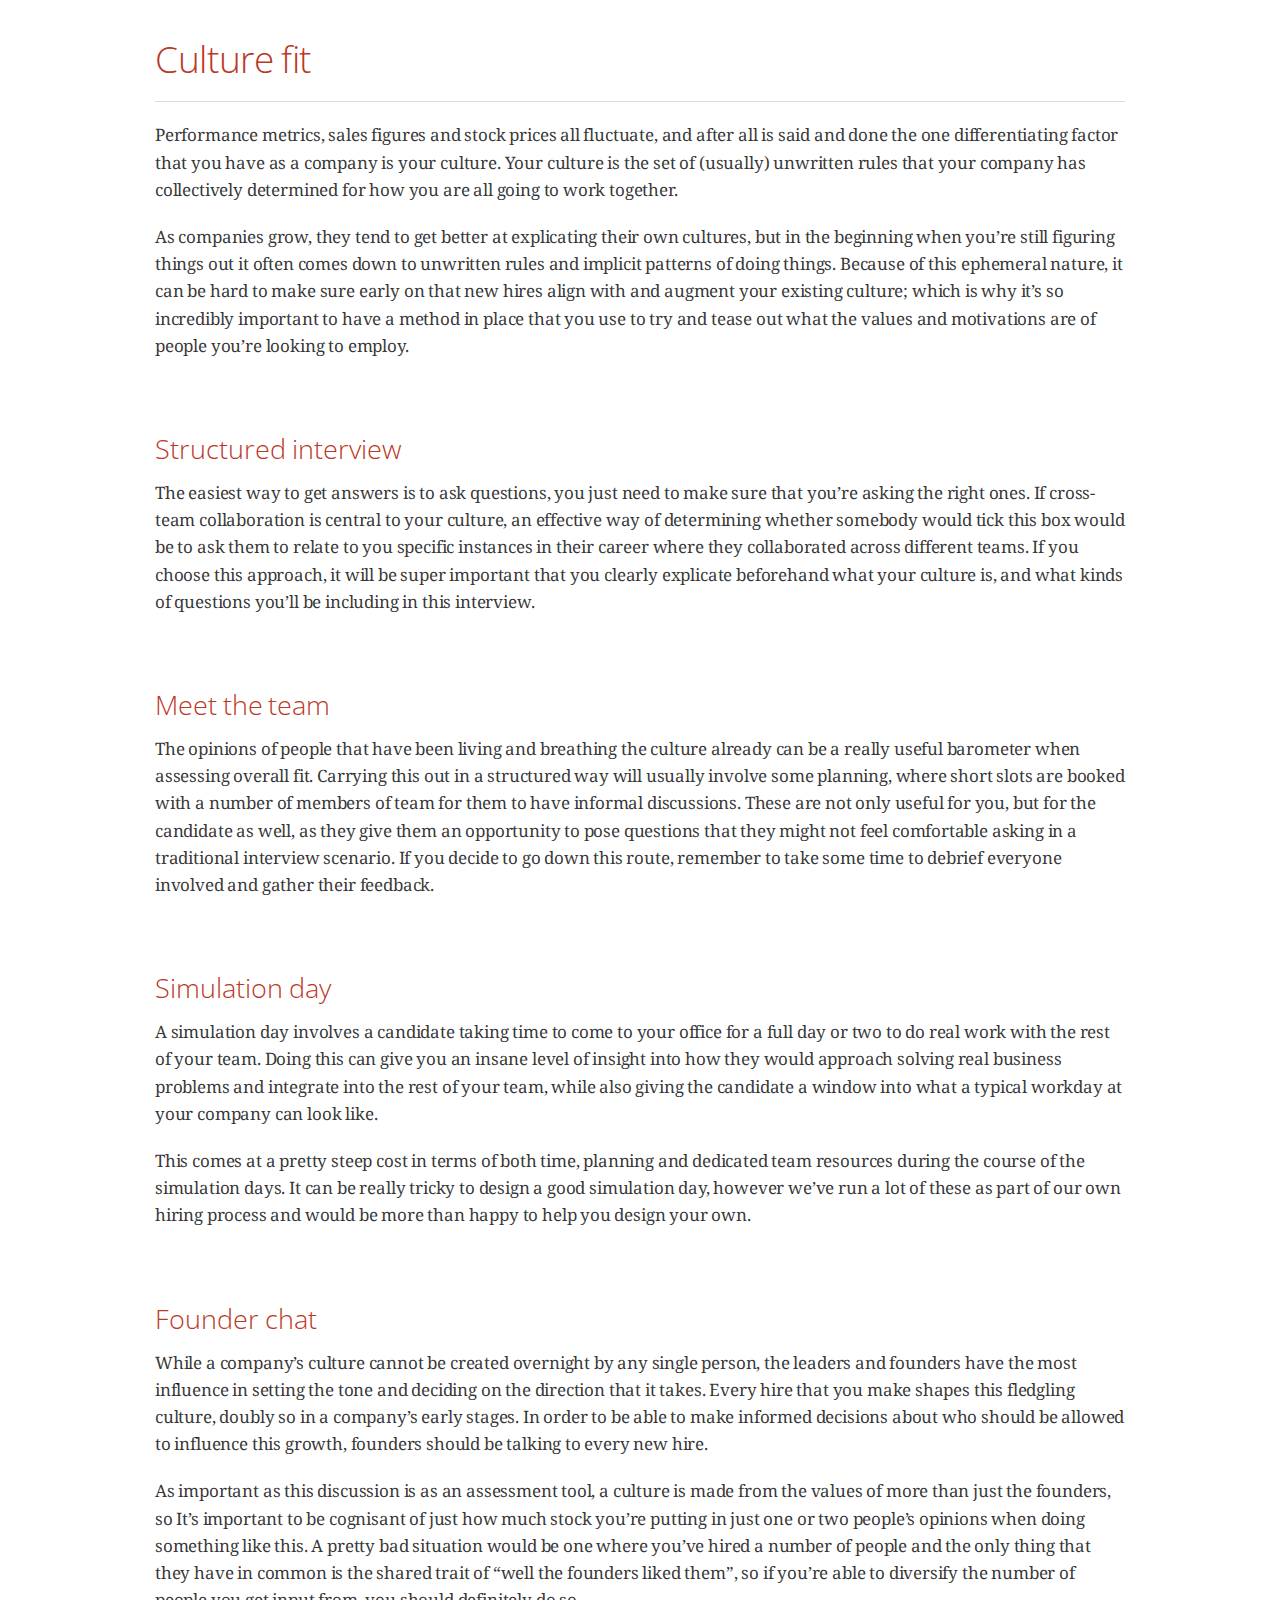
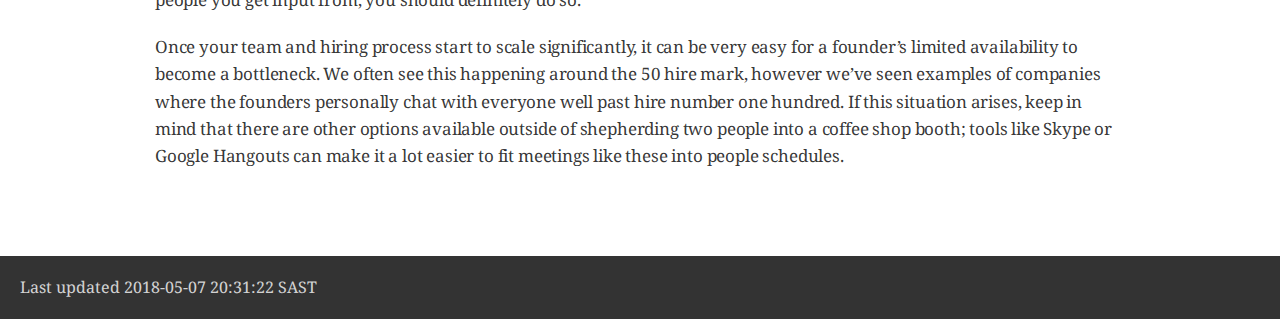
<file: culturefit.html>
<!DOCTYPE html>
<html lang="en">
<head>
<meta charset="UTF-8">
<!--[if IE]><meta http-equiv="X-UA-Compatible" content="IE=edge"><![endif]-->
<meta name="viewport" content="width=device-width, initial-scale=1.0">
<meta name="generator" content="Asciidoctor 1.5.6.2">
<title>Culture fit</title>
<link rel="stylesheet" href="https://fonts.googleapis.com/css?family=Open+Sans:300,300italic,400,400italic,600,600italic%7CNoto+Serif:400,400italic,700,700italic%7CDroid+Sans+Mono:400,700">
<style>
/* Asciidoctor default stylesheet | MIT License | http://asciidoctor.org */
/* Remove comment around @import statement below when using as a custom stylesheet */
/*@import "https://fonts.googleapis.com/css?family=Open+Sans:300,300italic,400,400italic,600,600italic%7CNoto+Serif:400,400italic,700,700italic%7CDroid+Sans+Mono:400,700";*/
article,aside,details,figcaption,figure,footer,header,hgroup,main,nav,section,summary{display:block}
audio,canvas,video{display:inline-block}
audio:not([controls]){display:none;height:0}
[hidden],template{display:none}
script{display:none!important}
html{font-family:sans-serif;-ms-text-size-adjust:100%;-webkit-text-size-adjust:100%}
a{background:transparent}
a:focus{outline:thin dotted}
a:active,a:hover{outline:0}
h1{font-size:2em;margin:.67em 0}
abbr[title]{border-bottom:1px dotted}
b,strong{font-weight:bold}
dfn{font-style:italic}
hr{-moz-box-sizing:content-box;box-sizing:content-box;height:0}
mark{background:#ff0;color:#000}
code,kbd,pre,samp{font-family:monospace;font-size:1em}
pre{white-space:pre-wrap}
q{quotes:"\201C" "\201D" "\2018" "\2019"}
small{font-size:80%}
sub,sup{font-size:75%;line-height:0;position:relative;vertical-align:baseline}
sup{top:-.5em}
sub{bottom:-.25em}
img{border:0}
svg:not(:root){overflow:hidden}
figure{margin:0}
fieldset{border:1px solid silver;margin:0 2px;padding:.35em .625em .75em}
legend{border:0;padding:0}
button,input,select,textarea{font-family:inherit;font-size:100%;margin:0}
button,input{line-height:normal}
button,select{text-transform:none}
button,html input[type="button"],input[type="reset"],input[type="submit"]{-webkit-appearance:button;cursor:pointer}
button[disabled],html input[disabled]{cursor:default}
input[type="checkbox"],input[type="radio"]{box-sizing:border-box;padding:0}
input[type="search"]{-webkit-appearance:textfield;-moz-box-sizing:content-box;-webkit-box-sizing:content-box;box-sizing:content-box}
input[type="search"]::-webkit-search-cancel-button,input[type="search"]::-webkit-search-decoration{-webkit-appearance:none}
button::-moz-focus-inner,input::-moz-focus-inner{border:0;padding:0}
textarea{overflow:auto;vertical-align:top}
table{border-collapse:collapse;border-spacing:0}
*,*:before,*:after{-moz-box-sizing:border-box;-webkit-box-sizing:border-box;box-sizing:border-box}
html,body{font-size:100%}
body{background:#fff;color:rgba(0,0,0,.8);padding:0;margin:0;font-family:"Noto Serif","DejaVu Serif",serif;font-weight:400;font-style:normal;line-height:1;position:relative;cursor:auto;tab-size:4;-moz-osx-font-smoothing:grayscale;-webkit-font-smoothing:antialiased}
a:hover{cursor:pointer}
img,object,embed{max-width:100%;height:auto}
object,embed{height:100%}
img{-ms-interpolation-mode:bicubic}
.left{float:left!important}
.right{float:right!important}
.text-left{text-align:left!important}
.text-right{text-align:right!important}
.text-center{text-align:center!important}
.text-justify{text-align:justify!important}
.hide{display:none}
img,object,svg{display:inline-block;vertical-align:middle}
textarea{height:auto;min-height:50px}
select{width:100%}
.center{margin-left:auto;margin-right:auto}
.spread{width:100%}
p.lead,.paragraph.lead>p,#preamble>.sectionbody>.paragraph:first-of-type p{font-size:1.21875em;line-height:1.6}
.subheader,.admonitionblock td.content>.title,.audioblock>.title,.exampleblock>.title,.imageblock>.title,.listingblock>.title,.literalblock>.title,.stemblock>.title,.openblock>.title,.paragraph>.title,.quoteblock>.title,table.tableblock>.title,.verseblock>.title,.videoblock>.title,.dlist>.title,.olist>.title,.ulist>.title,.qlist>.title,.hdlist>.title{line-height:1.45;color:#7a2518;font-weight:400;margin-top:0;margin-bottom:.25em}
div,dl,dt,dd,ul,ol,li,h1,h2,h3,#toctitle,.sidebarblock>.content>.title,h4,h5,h6,pre,form,p,blockquote,th,td{margin:0;padding:0;direction:ltr}
a{color:#2156a5;text-decoration:underline;line-height:inherit}
a:hover,a:focus{color:#1d4b8f}
a img{border:none}
p{font-family:inherit;font-weight:400;font-size:1em;line-height:1.6;margin-bottom:1.25em;text-rendering:optimizeLegibility}
p aside{font-size:.875em;line-height:1.35;font-style:italic}
h1,h2,h3,#toctitle,.sidebarblock>.content>.title,h4,h5,h6{font-family:"Open Sans","DejaVu Sans",sans-serif;font-weight:300;font-style:normal;color:#ba3925;text-rendering:optimizeLegibility;margin-top:1em;margin-bottom:.5em;line-height:1.0125em}
h1 small,h2 small,h3 small,#toctitle small,.sidebarblock>.content>.title small,h4 small,h5 small,h6 small{font-size:60%;color:#e99b8f;line-height:0}
h1{font-size:2.125em}
h2{font-size:1.6875em}
h3,#toctitle,.sidebarblock>.content>.title{font-size:1.375em}
h4,h5{font-size:1.125em}
h6{font-size:1em}
hr{border:solid #ddddd8;border-width:1px 0 0;clear:both;margin:1.25em 0 1.1875em;height:0}
em,i{font-style:italic;line-height:inherit}
strong,b{font-weight:bold;line-height:inherit}
small{font-size:60%;line-height:inherit}
code{font-family:"Droid Sans Mono","DejaVu Sans Mono",monospace;font-weight:400;color:rgba(0,0,0,.9)}
ul,ol,dl{font-size:1em;line-height:1.6;margin-bottom:1.25em;list-style-position:outside;font-family:inherit}
ul,ol{margin-left:1.5em}
ul li ul,ul li ol{margin-left:1.25em;margin-bottom:0;font-size:1em}
ul.square li ul,ul.circle li ul,ul.disc li ul{list-style:inherit}
ul.square{list-style-type:square}
ul.circle{list-style-type:circle}
ul.disc{list-style-type:disc}
ol li ul,ol li ol{margin-left:1.25em;margin-bottom:0}
dl dt{margin-bottom:.3125em;font-weight:bold}
dl dd{margin-bottom:1.25em}
abbr,acronym{text-transform:uppercase;font-size:90%;color:rgba(0,0,0,.8);border-bottom:1px dotted #ddd;cursor:help}
abbr{text-transform:none}
blockquote{margin:0 0 1.25em;padding:.5625em 1.25em 0 1.1875em;border-left:1px solid #ddd}
blockquote cite{display:block;font-size:.9375em;color:rgba(0,0,0,.6)}
blockquote cite:before{content:"\2014 \0020"}
blockquote cite a,blockquote cite a:visited{color:rgba(0,0,0,.6)}
blockquote,blockquote p{line-height:1.6;color:rgba(0,0,0,.85)}
@media only screen and (min-width:768px){h1,h2,h3,#toctitle,.sidebarblock>.content>.title,h4,h5,h6{line-height:1.2}
h1{font-size:2.75em}
h2{font-size:2.3125em}
h3,#toctitle,.sidebarblock>.content>.title{font-size:1.6875em}
h4{font-size:1.4375em}}
table{background:#fff;margin-bottom:1.25em;border:solid 1px #dedede}
table thead,table tfoot{background:#f7f8f7;font-weight:bold}
table thead tr th,table thead tr td,table tfoot tr th,table tfoot tr td{padding:.5em .625em .625em;font-size:inherit;color:rgba(0,0,0,.8);text-align:left}
table tr th,table tr td{padding:.5625em .625em;font-size:inherit;color:rgba(0,0,0,.8)}
table tr.even,table tr.alt,table tr:nth-of-type(even){background:#f8f8f7}
table thead tr th,table tfoot tr th,table tbody tr td,table tr td,table tfoot tr td{display:table-cell;line-height:1.6}
h1,h2,h3,#toctitle,.sidebarblock>.content>.title,h4,h5,h6{line-height:1.2;word-spacing:-.05em}
h1 strong,h2 strong,h3 strong,#toctitle strong,.sidebarblock>.content>.title strong,h4 strong,h5 strong,h6 strong{font-weight:400}
.clearfix:before,.clearfix:after,.float-group:before,.float-group:after{content:" ";display:table}
.clearfix:after,.float-group:after{clear:both}
*:not(pre)>code{font-size:.9375em;font-style:normal!important;letter-spacing:0;padding:.1em .5ex;word-spacing:-.15em;background-color:#f7f7f8;-webkit-border-radius:4px;border-radius:4px;line-height:1.45;text-rendering:optimizeSpeed;word-wrap:break-word}
*:not(pre)>code.nobreak{word-wrap:normal}
*:not(pre)>code.nowrap{white-space:nowrap}
pre,pre>code{line-height:1.45;color:rgba(0,0,0,.9);font-family:"Droid Sans Mono","DejaVu Sans Mono",monospace;font-weight:400;text-rendering:optimizeSpeed}
em em{font-style:normal}
strong strong{font-weight:400}
.keyseq{color:rgba(51,51,51,.8)}
kbd{font-family:"Droid Sans Mono","DejaVu Sans Mono",monospace;display:inline-block;color:rgba(0,0,0,.8);font-size:.65em;line-height:1.45;background-color:#f7f7f7;border:1px solid #ccc;-webkit-border-radius:3px;border-radius:3px;-webkit-box-shadow:0 1px 0 rgba(0,0,0,.2),0 0 0 .1em white inset;box-shadow:0 1px 0 rgba(0,0,0,.2),0 0 0 .1em #fff inset;margin:0 .15em;padding:.2em .5em;vertical-align:middle;position:relative;top:-.1em;white-space:nowrap}
.keyseq kbd:first-child{margin-left:0}
.keyseq kbd:last-child{margin-right:0}
.menuseq,.menuref{color:#000}
.menuseq b:not(.caret),.menuref{font-weight:inherit}
.menuseq{word-spacing:-.02em}
.menuseq b.caret{font-size:1.25em;line-height:.8}
.menuseq i.caret{font-weight:bold;text-align:center;width:.45em}
b.button:before,b.button:after{position:relative;top:-1px;font-weight:400}
b.button:before{content:"[";padding:0 3px 0 2px}
b.button:after{content:"]";padding:0 2px 0 3px}
p a>code:hover{color:rgba(0,0,0,.9)}
#header,#content,#footnotes,#footer{width:100%;margin-left:auto;margin-right:auto;margin-top:0;margin-bottom:0;max-width:62.5em;*zoom:1;position:relative;padding-left:.9375em;padding-right:.9375em}
#header:before,#header:after,#content:before,#content:after,#footnotes:before,#footnotes:after,#footer:before,#footer:after{content:" ";display:table}
#header:after,#content:after,#footnotes:after,#footer:after{clear:both}
#content{margin-top:1.25em}
#content:before{content:none}
#header>h1:first-child{color:rgba(0,0,0,.85);margin-top:2.25rem;margin-bottom:0}
#header>h1:first-child+#toc{margin-top:8px;border-top:1px solid #ddddd8}
#header>h1:only-child,body.toc2 #header>h1:nth-last-child(2){border-bottom:1px solid #ddddd8;padding-bottom:8px}
#header .details{border-bottom:1px solid #ddddd8;line-height:1.45;padding-top:.25em;padding-bottom:.25em;padding-left:.25em;color:rgba(0,0,0,.6);display:-ms-flexbox;display:-webkit-flex;display:flex;-ms-flex-flow:row wrap;-webkit-flex-flow:row wrap;flex-flow:row wrap}
#header .details span:first-child{margin-left:-.125em}
#header .details span.email a{color:rgba(0,0,0,.85)}
#header .details br{display:none}
#header .details br+span:before{content:"\00a0\2013\00a0"}
#header .details br+span.author:before{content:"\00a0\22c5\00a0";color:rgba(0,0,0,.85)}
#header .details br+span#revremark:before{content:"\00a0|\00a0"}
#header #revnumber{text-transform:capitalize}
#header #revnumber:after{content:"\00a0"}
#content>h1:first-child:not([class]){color:rgba(0,0,0,.85);border-bottom:1px solid #ddddd8;padding-bottom:8px;margin-top:0;padding-top:1rem;margin-bottom:1.25rem}
#toc{border-bottom:1px solid #efefed;padding-bottom:.5em}
#toc>ul{margin-left:.125em}
#toc ul.sectlevel0>li>a{font-style:italic}
#toc ul.sectlevel0 ul.sectlevel1{margin:.5em 0}
#toc ul{font-family:"Open Sans","DejaVu Sans",sans-serif;list-style-type:none}
#toc li{line-height:1.3334;margin-top:.3334em}
#toc a{text-decoration:none}
#toc a:active{text-decoration:underline}
#toctitle{color:#7a2518;font-size:1.2em}
@media only screen and (min-width:768px){#toctitle{font-size:1.375em}
body.toc2{padding-left:15em;padding-right:0}
#toc.toc2{margin-top:0!important;background-color:#f8f8f7;position:fixed;width:15em;left:0;top:0;border-right:1px solid #efefed;border-top-width:0!important;border-bottom-width:0!important;z-index:1000;padding:1.25em 1em;height:100%;overflow:auto}
#toc.toc2 #toctitle{margin-top:0;margin-bottom:.8rem;font-size:1.2em}
#toc.toc2>ul{font-size:.9em;margin-bottom:0}
#toc.toc2 ul ul{margin-left:0;padding-left:1em}
#toc.toc2 ul.sectlevel0 ul.sectlevel1{padding-left:0;margin-top:.5em;margin-bottom:.5em}
body.toc2.toc-right{padding-left:0;padding-right:15em}
body.toc2.toc-right #toc.toc2{border-right-width:0;border-left:1px solid #efefed;left:auto;right:0}}
@media only screen and (min-width:1280px){body.toc2{padding-left:20em;padding-right:0}
#toc.toc2{width:20em}
#toc.toc2 #toctitle{font-size:1.375em}
#toc.toc2>ul{font-size:.95em}
#toc.toc2 ul ul{padding-left:1.25em}
body.toc2.toc-right{padding-left:0;padding-right:20em}}
#content #toc{border-style:solid;border-width:1px;border-color:#e0e0dc;margin-bottom:1.25em;padding:1.25em;background:#f8f8f7;-webkit-border-radius:4px;border-radius:4px}
#content #toc>:first-child{margin-top:0}
#content #toc>:last-child{margin-bottom:0}
#footer{max-width:100%;background-color:rgba(0,0,0,.8);padding:1.25em}
#footer-text{color:rgba(255,255,255,.8);line-height:1.44}
.sect1{padding-bottom:.625em}
@media only screen and (min-width:768px){.sect1{padding-bottom:1.25em}}
.sect1+.sect1{border-top:1px solid #efefed}
#content h1>a.anchor,h2>a.anchor,h3>a.anchor,#toctitle>a.anchor,.sidebarblock>.content>.title>a.anchor,h4>a.anchor,h5>a.anchor,h6>a.anchor{position:absolute;z-index:1001;width:1.5ex;margin-left:-1.5ex;display:block;text-decoration:none!important;visibility:hidden;text-align:center;font-weight:400}
#content h1>a.anchor:before,h2>a.anchor:before,h3>a.anchor:before,#toctitle>a.anchor:before,.sidebarblock>.content>.title>a.anchor:before,h4>a.anchor:before,h5>a.anchor:before,h6>a.anchor:before{content:"\00A7";font-size:.85em;display:block;padding-top:.1em}
#content h1:hover>a.anchor,#content h1>a.anchor:hover,h2:hover>a.anchor,h2>a.anchor:hover,h3:hover>a.anchor,#toctitle:hover>a.anchor,.sidebarblock>.content>.title:hover>a.anchor,h3>a.anchor:hover,#toctitle>a.anchor:hover,.sidebarblock>.content>.title>a.anchor:hover,h4:hover>a.anchor,h4>a.anchor:hover,h5:hover>a.anchor,h5>a.anchor:hover,h6:hover>a.anchor,h6>a.anchor:hover{visibility:visible}
#content h1>a.link,h2>a.link,h3>a.link,#toctitle>a.link,.sidebarblock>.content>.title>a.link,h4>a.link,h5>a.link,h6>a.link{color:#ba3925;text-decoration:none}
#content h1>a.link:hover,h2>a.link:hover,h3>a.link:hover,#toctitle>a.link:hover,.sidebarblock>.content>.title>a.link:hover,h4>a.link:hover,h5>a.link:hover,h6>a.link:hover{color:#a53221}
.audioblock,.imageblock,.literalblock,.listingblock,.stemblock,.videoblock{margin-bottom:1.25em}
.admonitionblock td.content>.title,.audioblock>.title,.exampleblock>.title,.imageblock>.title,.listingblock>.title,.literalblock>.title,.stemblock>.title,.openblock>.title,.paragraph>.title,.quoteblock>.title,table.tableblock>.title,.verseblock>.title,.videoblock>.title,.dlist>.title,.olist>.title,.ulist>.title,.qlist>.title,.hdlist>.title{text-rendering:optimizeLegibility;text-align:left;font-family:"Noto Serif","DejaVu Serif",serif;font-size:1rem;font-style:italic}
table.tableblock>caption.title{white-space:nowrap;overflow:visible;max-width:0}
.paragraph.lead>p,#preamble>.sectionbody>.paragraph:first-of-type p{color:rgba(0,0,0,.85)}
table.tableblock #preamble>.sectionbody>.paragraph:first-of-type p{font-size:inherit}
.admonitionblock>table{border-collapse:separate;border:0;background:none;width:100%}
.admonitionblock>table td.icon{text-align:center;width:80px}
.admonitionblock>table td.icon img{max-width:initial}
.admonitionblock>table td.icon .title{font-weight:bold;font-family:"Open Sans","DejaVu Sans",sans-serif;text-transform:uppercase}
.admonitionblock>table td.content{padding-left:1.125em;padding-right:1.25em;border-left:1px solid #ddddd8;color:rgba(0,0,0,.6)}
.admonitionblock>table td.content>:last-child>:last-child{margin-bottom:0}
.exampleblock>.content{border-style:solid;border-width:1px;border-color:#e6e6e6;margin-bottom:1.25em;padding:1.25em;background:#fff;-webkit-border-radius:4px;border-radius:4px}
.exampleblock>.content>:first-child{margin-top:0}
.exampleblock>.content>:last-child{margin-bottom:0}
.sidebarblock{border-style:solid;border-width:1px;border-color:#e0e0dc;margin-bottom:1.25em;padding:1.25em;background:#f8f8f7;-webkit-border-radius:4px;border-radius:4px}
.sidebarblock>:first-child{margin-top:0}
.sidebarblock>:last-child{margin-bottom:0}
.sidebarblock>.content>.title{color:#7a2518;margin-top:0;text-align:center}
.exampleblock>.content>:last-child>:last-child,.exampleblock>.content .olist>ol>li:last-child>:last-child,.exampleblock>.content .ulist>ul>li:last-child>:last-child,.exampleblock>.content .qlist>ol>li:last-child>:last-child,.sidebarblock>.content>:last-child>:last-child,.sidebarblock>.content .olist>ol>li:last-child>:last-child,.sidebarblock>.content .ulist>ul>li:last-child>:last-child,.sidebarblock>.content .qlist>ol>li:last-child>:last-child{margin-bottom:0}
.literalblock pre,.listingblock pre:not(.highlight),.listingblock pre[class="highlight"],.listingblock pre[class^="highlight "],.listingblock pre.CodeRay,.listingblock pre.prettyprint{background:#f7f7f8}
.sidebarblock .literalblock pre,.sidebarblock .listingblock pre:not(.highlight),.sidebarblock .listingblock pre[class="highlight"],.sidebarblock .listingblock pre[class^="highlight "],.sidebarblock .listingblock pre.CodeRay,.sidebarblock .listingblock pre.prettyprint{background:#f2f1f1}
.literalblock pre,.literalblock pre[class],.listingblock pre,.listingblock pre[class]{-webkit-border-radius:4px;border-radius:4px;word-wrap:break-word;padding:1em;font-size:.8125em}
.literalblock pre.nowrap,.literalblock pre[class].nowrap,.listingblock pre.nowrap,.listingblock pre[class].nowrap{overflow-x:auto;white-space:pre;word-wrap:normal}
@media only screen and (min-width:768px){.literalblock pre,.literalblock pre[class],.listingblock pre,.listingblock pre[class]{font-size:.90625em}}
@media only screen and (min-width:1280px){.literalblock pre,.literalblock pre[class],.listingblock pre,.listingblock pre[class]{font-size:1em}}
.literalblock.output pre{color:#f7f7f8;background-color:rgba(0,0,0,.9)}
.listingblock pre.highlightjs{padding:0}
.listingblock pre.highlightjs>code{padding:1em;-webkit-border-radius:4px;border-radius:4px}
.listingblock pre.prettyprint{border-width:0}
.listingblock>.content{position:relative}
.listingblock code[data-lang]:before{display:none;content:attr(data-lang);position:absolute;font-size:.75em;top:.425rem;right:.5rem;line-height:1;text-transform:uppercase;color:#999}
.listingblock:hover code[data-lang]:before{display:block}
.listingblock.terminal pre .command:before{content:attr(data-prompt);padding-right:.5em;color:#999}
.listingblock.terminal pre .command:not([data-prompt]):before{content:"$"}
table.pyhltable{border-collapse:separate;border:0;margin-bottom:0;background:none}
table.pyhltable td{vertical-align:top;padding-top:0;padding-bottom:0;line-height:1.45}
table.pyhltable td.code{padding-left:.75em;padding-right:0}
pre.pygments .lineno,table.pyhltable td:not(.code){color:#999;padding-left:0;padding-right:.5em;border-right:1px solid #ddddd8}
pre.pygments .lineno{display:inline-block;margin-right:.25em}
table.pyhltable .linenodiv{background:none!important;padding-right:0!important}
.quoteblock{margin:0 1em 1.25em 1.5em;display:table}
.quoteblock>.title{margin-left:-1.5em;margin-bottom:.75em}
.quoteblock blockquote,.quoteblock blockquote p{color:rgba(0,0,0,.85);font-size:1.15rem;line-height:1.75;word-spacing:.1em;letter-spacing:0;font-style:italic;text-align:justify}
.quoteblock blockquote{margin:0;padding:0;border:0}
.quoteblock blockquote:before{content:"\201c";float:left;font-size:2.75em;font-weight:bold;line-height:.6em;margin-left:-.6em;color:#7a2518;text-shadow:0 1px 2px rgba(0,0,0,.1)}
.quoteblock blockquote>.paragraph:last-child p{margin-bottom:0}
.quoteblock .attribution{margin-top:.5em;margin-right:.5ex;text-align:right}
.quoteblock .quoteblock{margin-left:0;margin-right:0;padding:.5em 0;border-left:3px solid rgba(0,0,0,.6)}
.quoteblock .quoteblock blockquote{padding:0 0 0 .75em}
.quoteblock .quoteblock blockquote:before{display:none}
.verseblock{margin:0 1em 1.25em 1em}
.verseblock pre{font-family:"Open Sans","DejaVu Sans",sans;font-size:1.15rem;color:rgba(0,0,0,.85);font-weight:300;text-rendering:optimizeLegibility}
.verseblock pre strong{font-weight:400}
.verseblock .attribution{margin-top:1.25rem;margin-left:.5ex}
.quoteblock .attribution,.verseblock .attribution{font-size:.9375em;line-height:1.45;font-style:italic}
.quoteblock .attribution br,.verseblock .attribution br{display:none}
.quoteblock .attribution cite,.verseblock .attribution cite{display:block;letter-spacing:-.025em;color:rgba(0,0,0,.6)}
.quoteblock.abstract{margin:0 0 1.25em 0;display:block}
.quoteblock.abstract blockquote,.quoteblock.abstract blockquote p{text-align:left;word-spacing:0}
.quoteblock.abstract blockquote:before,.quoteblock.abstract blockquote p:first-of-type:before{display:none}
table.tableblock{max-width:100%;border-collapse:separate}
table.tableblock td>.paragraph:last-child p>p:last-child,table.tableblock th>p:last-child,table.tableblock td>p:last-child{margin-bottom:0}
table.tableblock,th.tableblock,td.tableblock{border:0 solid #dedede}
table.grid-all>thead>tr>.tableblock,table.grid-all>tbody>tr>.tableblock{border-width:0 1px 1px 0}
table.grid-all>tfoot>tr>.tableblock{border-width:1px 1px 0 0}
table.grid-cols>*>tr>.tableblock{border-width:0 1px 0 0}
table.grid-rows>thead>tr>.tableblock,table.grid-rows>tbody>tr>.tableblock{border-width:0 0 1px 0}
table.grid-rows>tfoot>tr>.tableblock{border-width:1px 0 0 0}
table.grid-all>*>tr>.tableblock:last-child,table.grid-cols>*>tr>.tableblock:last-child{border-right-width:0}
table.grid-all>tbody>tr:last-child>.tableblock,table.grid-all>thead:last-child>tr>.tableblock,table.grid-rows>tbody>tr:last-child>.tableblock,table.grid-rows>thead:last-child>tr>.tableblock{border-bottom-width:0}
table.frame-all{border-width:1px}
table.frame-sides{border-width:0 1px}
table.frame-topbot{border-width:1px 0}
th.halign-left,td.halign-left{text-align:left}
th.halign-right,td.halign-right{text-align:right}
th.halign-center,td.halign-center{text-align:center}
th.valign-top,td.valign-top{vertical-align:top}
th.valign-bottom,td.valign-bottom{vertical-align:bottom}
th.valign-middle,td.valign-middle{vertical-align:middle}
table thead th,table tfoot th{font-weight:bold}
tbody tr th{display:table-cell;line-height:1.6;background:#f7f8f7}
tbody tr th,tbody tr th p,tfoot tr th,tfoot tr th p{color:rgba(0,0,0,.8);font-weight:bold}
p.tableblock>code:only-child{background:none;padding:0}
p.tableblock{font-size:1em}
td>div.verse{white-space:pre}
ol{margin-left:1.75em}
ul li ol{margin-left:1.5em}
dl dd{margin-left:1.125em}
dl dd:last-child,dl dd:last-child>:last-child{margin-bottom:0}
ol>li p,ul>li p,ul dd,ol dd,.olist .olist,.ulist .ulist,.ulist .olist,.olist .ulist{margin-bottom:.625em}
ul.checklist,ul.none,ol.none,ul.no-bullet,ol.no-bullet,ol.unnumbered,ul.unstyled,ol.unstyled{list-style-type:none}
ul.no-bullet,ol.no-bullet,ol.unnumbered{margin-left:.625em}
ul.unstyled,ol.unstyled{margin-left:0}
ul.checklist{margin-left:.625em}
ul.checklist li>p:first-child>.fa-square-o:first-child,ul.checklist li>p:first-child>.fa-check-square-o:first-child{width:1.25em;font-size:.8em;position:relative;bottom:.125em}
ul.checklist li>p:first-child>input[type="checkbox"]:first-child{margin-right:.25em}
ul.inline{margin:0 auto .625em auto;margin-left:-1.375em;margin-right:0;padding:0;list-style:none;overflow:hidden}
ul.inline>li{list-style:none;float:left;margin-left:1.375em;display:block}
ul.inline>li>*{display:block}
.unstyled dl dt{font-weight:400;font-style:normal}
ol.arabic{list-style-type:decimal}
ol.decimal{list-style-type:decimal-leading-zero}
ol.loweralpha{list-style-type:lower-alpha}
ol.upperalpha{list-style-type:upper-alpha}
ol.lowerroman{list-style-type:lower-roman}
ol.upperroman{list-style-type:upper-roman}
ol.lowergreek{list-style-type:lower-greek}
.hdlist>table,.colist>table{border:0;background:none}
.hdlist>table>tbody>tr,.colist>table>tbody>tr{background:none}
td.hdlist1,td.hdlist2{vertical-align:top;padding:0 .625em}
td.hdlist1{font-weight:bold;padding-bottom:1.25em}
.literalblock+.colist,.listingblock+.colist{margin-top:-.5em}
.colist>table tr>td:first-of-type{padding:.4em .75em 0 .75em;line-height:1;vertical-align:top}
.colist>table tr>td:first-of-type img{max-width:initial}
.colist>table tr>td:last-of-type{padding:.25em 0}
.thumb,.th{line-height:0;display:inline-block;border:solid 4px #fff;-webkit-box-shadow:0 0 0 1px #ddd;box-shadow:0 0 0 1px #ddd}
.imageblock.left,.imageblock[style*="float: left"]{margin:.25em .625em 1.25em 0}
.imageblock.right,.imageblock[style*="float: right"]{margin:.25em 0 1.25em .625em}
.imageblock>.title{margin-bottom:0}
.imageblock.thumb,.imageblock.th{border-width:6px}
.imageblock.thumb>.title,.imageblock.th>.title{padding:0 .125em}
.image.left,.image.right{margin-top:.25em;margin-bottom:.25em;display:inline-block;line-height:0}
.image.left{margin-right:.625em}
.image.right{margin-left:.625em}
a.image{text-decoration:none;display:inline-block}
a.image object{pointer-events:none}
sup.footnote,sup.footnoteref{font-size:.875em;position:static;vertical-align:super}
sup.footnote a,sup.footnoteref a{text-decoration:none}
sup.footnote a:active,sup.footnoteref a:active{text-decoration:underline}
#footnotes{padding-top:.75em;padding-bottom:.75em;margin-bottom:.625em}
#footnotes hr{width:20%;min-width:6.25em;margin:-.25em 0 .75em 0;border-width:1px 0 0 0}
#footnotes .footnote{padding:0 .375em 0 .225em;line-height:1.3334;font-size:.875em;margin-left:1.2em;text-indent:-1.05em;margin-bottom:.2em}
#footnotes .footnote a:first-of-type{font-weight:bold;text-decoration:none}
#footnotes .footnote:last-of-type{margin-bottom:0}
#content #footnotes{margin-top:-.625em;margin-bottom:0;padding:.75em 0}
.gist .file-data>table{border:0;background:#fff;width:100%;margin-bottom:0}
.gist .file-data>table td.line-data{width:99%}
div.unbreakable{page-break-inside:avoid}
.big{font-size:larger}
.small{font-size:smaller}
.underline{text-decoration:underline}
.overline{text-decoration:overline}
.line-through{text-decoration:line-through}
.aqua{color:#00bfbf}
.aqua-background{background-color:#00fafa}
.black{color:#000}
.black-background{background-color:#000}
.blue{color:#0000bf}
.blue-background{background-color:#0000fa}
.fuchsia{color:#bf00bf}
.fuchsia-background{background-color:#fa00fa}
.gray{color:#606060}
.gray-background{background-color:#7d7d7d}
.green{color:#006000}
.green-background{background-color:#007d00}
.lime{color:#00bf00}
.lime-background{background-color:#00fa00}
.maroon{color:#600000}
.maroon-background{background-color:#7d0000}
.navy{color:#000060}
.navy-background{background-color:#00007d}
.olive{color:#606000}
.olive-background{background-color:#7d7d00}
.purple{color:#600060}
.purple-background{background-color:#7d007d}
.red{color:#bf0000}
.red-background{background-color:#fa0000}
.silver{color:#909090}
.silver-background{background-color:#bcbcbc}
.teal{color:#006060}
.teal-background{background-color:#007d7d}
.white{color:#bfbfbf}
.white-background{background-color:#fafafa}
.yellow{color:#bfbf00}
.yellow-background{background-color:#fafa00}
span.icon>.fa{cursor:default}
a span.icon>.fa{cursor:inherit}
.admonitionblock td.icon [class^="fa icon-"]{font-size:2.5em;text-shadow:1px 1px 2px rgba(0,0,0,.5);cursor:default}
.admonitionblock td.icon .icon-note:before{content:"\f05a";color:#19407c}
.admonitionblock td.icon .icon-tip:before{content:"\f0eb";text-shadow:1px 1px 2px rgba(155,155,0,.8);color:#111}
.admonitionblock td.icon .icon-warning:before{content:"\f071";color:#bf6900}
.admonitionblock td.icon .icon-caution:before{content:"\f06d";color:#bf3400}
.admonitionblock td.icon .icon-important:before{content:"\f06a";color:#bf0000}
.conum[data-value]{display:inline-block;color:#fff!important;background-color:rgba(0,0,0,.8);-webkit-border-radius:100px;border-radius:100px;text-align:center;font-size:.75em;width:1.67em;height:1.67em;line-height:1.67em;font-family:"Open Sans","DejaVu Sans",sans-serif;font-style:normal;font-weight:bold}
.conum[data-value] *{color:#fff!important}
.conum[data-value]+b{display:none}
.conum[data-value]:after{content:attr(data-value)}
pre .conum[data-value]{position:relative;top:-.125em}
b.conum *{color:inherit!important}
.conum:not([data-value]):empty{display:none}
dt,th.tableblock,td.content,div.footnote{text-rendering:optimizeLegibility}
h1,h2,p,td.content,span.alt{letter-spacing:-.01em}
p strong,td.content strong,div.footnote strong{letter-spacing:-.005em}
p,blockquote,dt,td.content,span.alt{font-size:1.0625rem}
p{margin-bottom:1.25rem}
.sidebarblock p,.sidebarblock dt,.sidebarblock td.content,p.tableblock{font-size:1em}
.exampleblock>.content{background-color:#fffef7;border-color:#e0e0dc;-webkit-box-shadow:0 1px 4px #e0e0dc;box-shadow:0 1px 4px #e0e0dc}
.print-only{display:none!important}
@media print{@page{margin:1.25cm .75cm}
*{-webkit-box-shadow:none!important;box-shadow:none!important;text-shadow:none!important}
a{color:inherit!important;text-decoration:underline!important}
a.bare,a[href^="#"],a[href^="mailto:"]{text-decoration:none!important}
a[href^="http:"]:not(.bare):after,a[href^="https:"]:not(.bare):after{content:"(" attr(href) ")";display:inline-block;font-size:.875em;padding-left:.25em}
abbr[title]:after{content:" (" attr(title) ")"}
pre,blockquote,tr,img,object,svg{page-break-inside:avoid}
thead{display:table-header-group}
svg{max-width:100%}
p,blockquote,dt,td.content{font-size:1em;orphans:3;widows:3}
h2,h3,#toctitle,.sidebarblock>.content>.title{page-break-after:avoid}
#toc,.sidebarblock,.exampleblock>.content{background:none!important}
#toc{border-bottom:1px solid #ddddd8!important;padding-bottom:0!important}
.sect1{padding-bottom:0!important}
.sect1+.sect1{border:0!important}
#header>h1:first-child{margin-top:1.25rem}
body.book #header{text-align:center}
body.book #header>h1:first-child{border:0!important;margin:2.5em 0 1em 0}
body.book #header .details{border:0!important;display:block;padding:0!important}
body.book #header .details span:first-child{margin-left:0!important}
body.book #header .details br{display:block}
body.book #header .details br+span:before{content:none!important}
body.book #toc{border:0!important;text-align:left!important;padding:0!important;margin:0!important}
body.book #toc,body.book #preamble,body.book h1.sect0,body.book .sect1>h2{page-break-before:always}
.listingblock code[data-lang]:before{display:block}
#footer{background:none!important;padding:0 .9375em}
#footer-text{color:rgba(0,0,0,.6)!important;font-size:.9em}
.hide-on-print{display:none!important}
.print-only{display:block!important}
.hide-for-print{display:none!important}
.show-for-print{display:inherit!important}}
</style>
</head>
<body class="article">
<div id="header">
</div>
<div id="content">
<div class="sect1">
<h2 id="_culture_fit">Culture fit</h2>
<div class="sectionbody">
<hr>
<div class="paragraph">
<p>Performance metrics, sales figures and stock prices all fluctuate, and after all is said and done the one differentiating factor that you have as a company is your culture. Your culture is the set of (usually) unwritten rules that your company has collectively determined for how you are all going to work together.</p>
</div>
<div class="paragraph">
<p>As companies grow, they tend to get better at explicating their own cultures, but in the beginning when you’re still figuring things out it often comes down to unwritten rules and implicit patterns of doing things. Because of this ephemeral nature, it can be hard to make sure early on that new hires align with and augment your existing culture; which is why it’s so incredibly important to have a method in place that you use to try and tease out what the values and motivations are of people you’re looking to employ.</p>
</div>
<div class="paragraph">
<p>&#160;<br></p>
</div>
<div class="sect2">
<h3 id="_structured_interview">Structured interview</h3>
<div class="paragraph">
<p>The easiest way to get answers is to ask questions, you just need to make sure that you’re asking the right ones. If cross-team collaboration is central to your culture, an effective way of determining whether somebody would tick this box would be to ask them to relate to you specific instances in their career where they collaborated across different teams. If you choose this approach, it will be super important that you clearly explicate beforehand what your culture is, and what kinds of questions you’ll be including in this interview.</p>
</div>
<div class="paragraph">
<p>&#160;<br></p>
</div>
</div>
<div class="sect2">
<h3 id="_meet_the_team">Meet the team</h3>
<div class="paragraph">
<p>The opinions of people that have been living and breathing the culture already can be a really useful barometer when assessing overall fit. Carrying this out in a structured way will usually involve some planning, where short slots are booked with a number of members of team for them to have informal discussions. These are not only useful for you, but for the candidate as well, as they give them an opportunity to pose questions that they might not feel comfortable asking in a traditional interview scenario. If you decide to go down this route, remember to take some time to debrief everyone involved and gather their feedback.</p>
</div>
<div class="paragraph">
<p>&#160;<br></p>
</div>
</div>
<div class="sect2">
<h3 id="_simulation_day">Simulation day</h3>
<div class="paragraph">
<p>A simulation day involves a candidate taking time to come to your office for a full day or two to do real work with the rest of your team. Doing this can give you an insane level of insight into how they would approach solving real business problems and integrate into the rest of your team, while also giving the candidate a window into what a typical workday at your company can look like.</p>
</div>
<div class="paragraph">
<p>This comes at a pretty steep cost in terms of both time, planning and dedicated team resources during the course of the simulation days. It can be really tricky to design a good simulation day, however we’ve run a lot of these as part of our own hiring process and would be more than happy to help you design your own.</p>
</div>
<div class="paragraph">
<p>&#160;<br></p>
</div>
</div>
<div class="sect2">
<h3 id="_founder_chat">Founder chat</h3>
<div class="paragraph">
<p>While a company’s culture cannot be created overnight by any single person, the leaders and founders have the most influence in setting the tone and deciding on the direction that it takes. Every hire that you make shapes this fledgling culture, doubly so in a company’s early stages. In order to be able to make informed decisions about who should be allowed to influence this growth, founders should be talking to every new hire.</p>
</div>
<div class="paragraph">
<p>As important as this discussion is as an assessment tool, a culture is made from the values of more than just the founders, so It’s important to be cognisant of just how much stock you’re putting in just one or two people’s opinions when doing something like this. A pretty bad situation would be one where you’ve hired a number of people and the only thing that they have in common is the shared trait of “well the founders liked them”, so if you’re able to diversify the number of people you get input from, you should definitely do so.</p>
</div>
<div class="paragraph">
<p>Once your team and hiring process start to scale significantly, it can be very easy for a founder’s limited availability to become a bottleneck. We often see this happening around the 50 hire mark, however we’ve seen examples of companies where the founders personally chat with everyone well past hire number one hundred. If this situation arises, keep in mind that there are other options available outside of shepherding two people into a coffee shop booth; tools like Skype or Google Hangouts can make it a lot easier to fit meetings like these into people schedules.</p>
</div>
<div class="paragraph">
<p>&#160;<br></p>
</div>
</div>
</div>
</div>
</div>
<div id="footer">
<div id="footer-text">
Last updated 2018-05-07 20:31:22 SAST
</div>
</div>
</body>
</html>
</file>
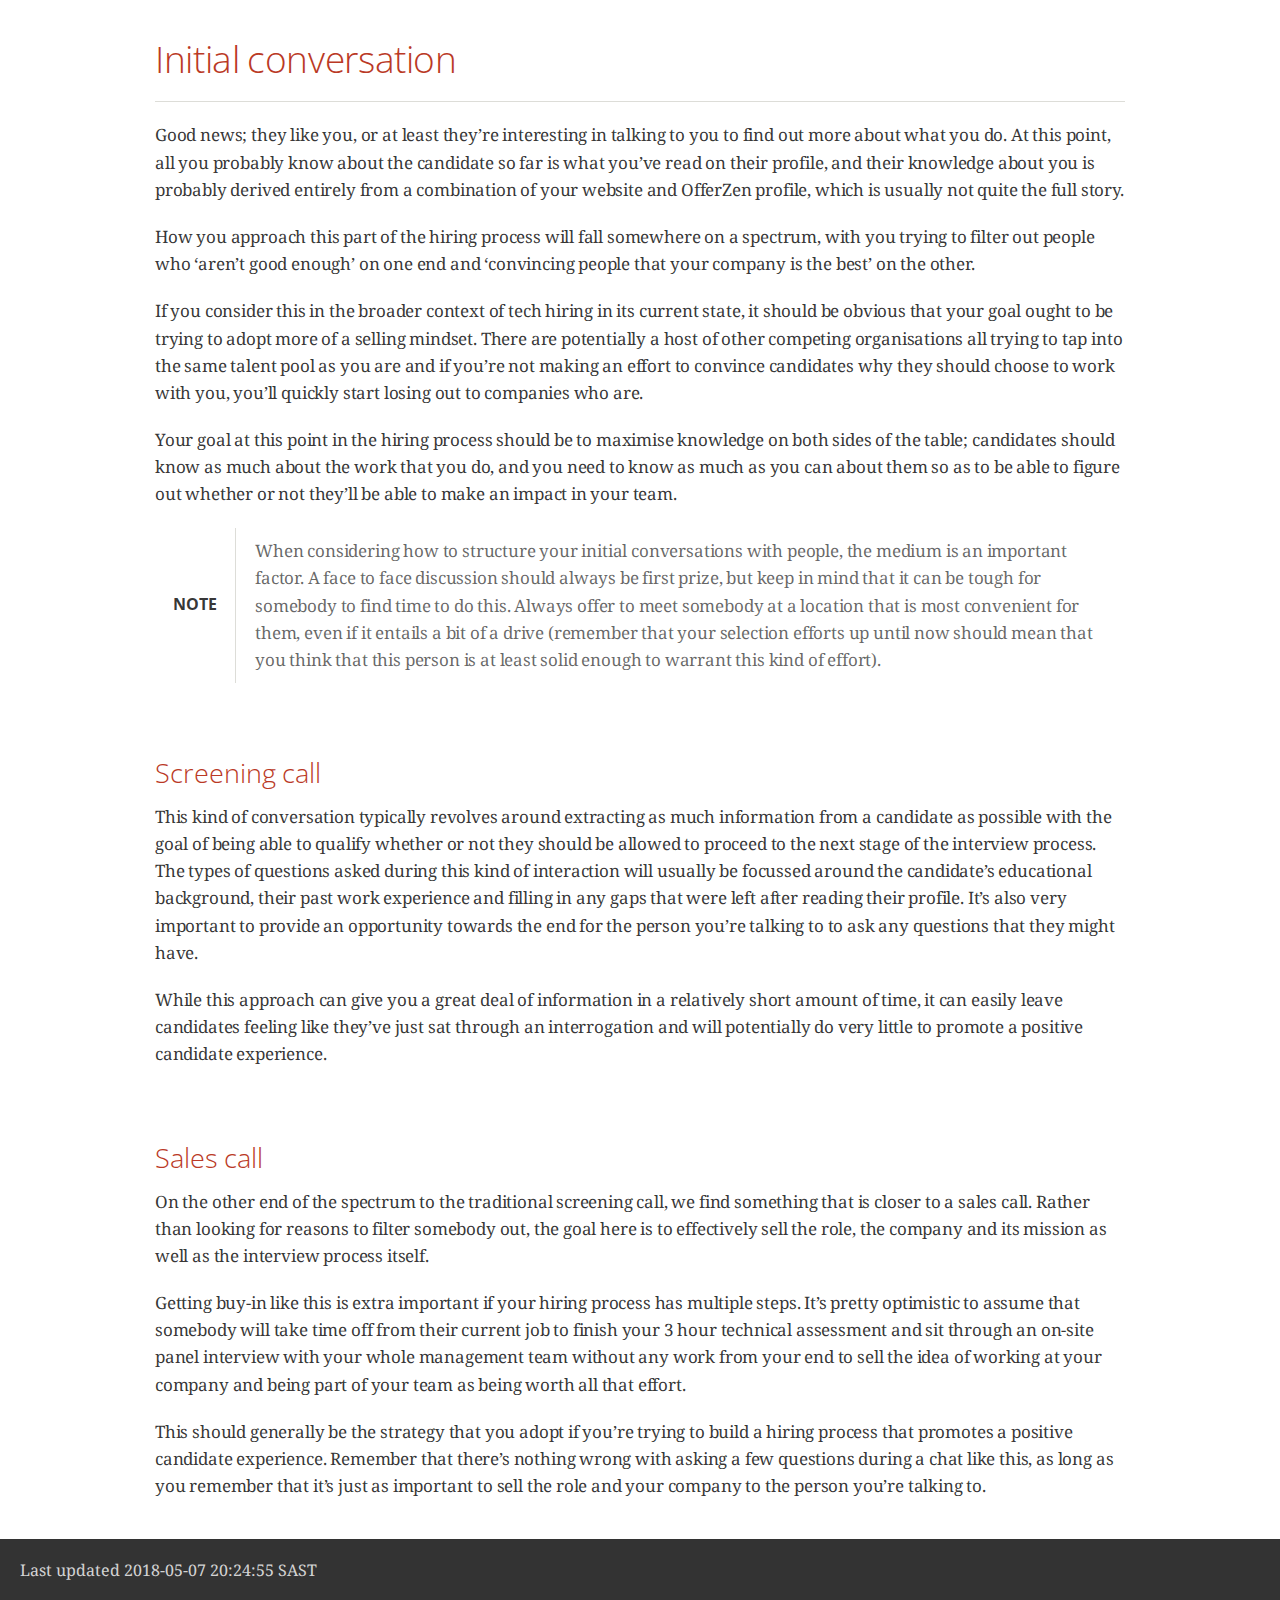
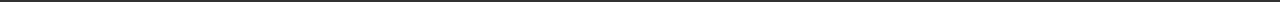
<file: initialconversation.html>
<!DOCTYPE html>
<html lang="en">
<head>
<meta charset="UTF-8">
<!--[if IE]><meta http-equiv="X-UA-Compatible" content="IE=edge"><![endif]-->
<meta name="viewport" content="width=device-width, initial-scale=1.0">
<meta name="generator" content="Asciidoctor 1.5.6.2">
<title>Initial conversation</title>
<link rel="stylesheet" href="https://fonts.googleapis.com/css?family=Open+Sans:300,300italic,400,400italic,600,600italic%7CNoto+Serif:400,400italic,700,700italic%7CDroid+Sans+Mono:400,700">
<style>
/* Asciidoctor default stylesheet | MIT License | http://asciidoctor.org */
/* Remove comment around @import statement below when using as a custom stylesheet */
/*@import "https://fonts.googleapis.com/css?family=Open+Sans:300,300italic,400,400italic,600,600italic%7CNoto+Serif:400,400italic,700,700italic%7CDroid+Sans+Mono:400,700";*/
article,aside,details,figcaption,figure,footer,header,hgroup,main,nav,section,summary{display:block}
audio,canvas,video{display:inline-block}
audio:not([controls]){display:none;height:0}
[hidden],template{display:none}
script{display:none!important}
html{font-family:sans-serif;-ms-text-size-adjust:100%;-webkit-text-size-adjust:100%}
a{background:transparent}
a:focus{outline:thin dotted}
a:active,a:hover{outline:0}
h1{font-size:2em;margin:.67em 0}
abbr[title]{border-bottom:1px dotted}
b,strong{font-weight:bold}
dfn{font-style:italic}
hr{-moz-box-sizing:content-box;box-sizing:content-box;height:0}
mark{background:#ff0;color:#000}
code,kbd,pre,samp{font-family:monospace;font-size:1em}
pre{white-space:pre-wrap}
q{quotes:"\201C" "\201D" "\2018" "\2019"}
small{font-size:80%}
sub,sup{font-size:75%;line-height:0;position:relative;vertical-align:baseline}
sup{top:-.5em}
sub{bottom:-.25em}
img{border:0}
svg:not(:root){overflow:hidden}
figure{margin:0}
fieldset{border:1px solid silver;margin:0 2px;padding:.35em .625em .75em}
legend{border:0;padding:0}
button,input,select,textarea{font-family:inherit;font-size:100%;margin:0}
button,input{line-height:normal}
button,select{text-transform:none}
button,html input[type="button"],input[type="reset"],input[type="submit"]{-webkit-appearance:button;cursor:pointer}
button[disabled],html input[disabled]{cursor:default}
input[type="checkbox"],input[type="radio"]{box-sizing:border-box;padding:0}
input[type="search"]{-webkit-appearance:textfield;-moz-box-sizing:content-box;-webkit-box-sizing:content-box;box-sizing:content-box}
input[type="search"]::-webkit-search-cancel-button,input[type="search"]::-webkit-search-decoration{-webkit-appearance:none}
button::-moz-focus-inner,input::-moz-focus-inner{border:0;padding:0}
textarea{overflow:auto;vertical-align:top}
table{border-collapse:collapse;border-spacing:0}
*,*:before,*:after{-moz-box-sizing:border-box;-webkit-box-sizing:border-box;box-sizing:border-box}
html,body{font-size:100%}
body{background:#fff;color:rgba(0,0,0,.8);padding:0;margin:0;font-family:"Noto Serif","DejaVu Serif",serif;font-weight:400;font-style:normal;line-height:1;position:relative;cursor:auto;tab-size:4;-moz-osx-font-smoothing:grayscale;-webkit-font-smoothing:antialiased}
a:hover{cursor:pointer}
img,object,embed{max-width:100%;height:auto}
object,embed{height:100%}
img{-ms-interpolation-mode:bicubic}
.left{float:left!important}
.right{float:right!important}
.text-left{text-align:left!important}
.text-right{text-align:right!important}
.text-center{text-align:center!important}
.text-justify{text-align:justify!important}
.hide{display:none}
img,object,svg{display:inline-block;vertical-align:middle}
textarea{height:auto;min-height:50px}
select{width:100%}
.center{margin-left:auto;margin-right:auto}
.spread{width:100%}
p.lead,.paragraph.lead>p,#preamble>.sectionbody>.paragraph:first-of-type p{font-size:1.21875em;line-height:1.6}
.subheader,.admonitionblock td.content>.title,.audioblock>.title,.exampleblock>.title,.imageblock>.title,.listingblock>.title,.literalblock>.title,.stemblock>.title,.openblock>.title,.paragraph>.title,.quoteblock>.title,table.tableblock>.title,.verseblock>.title,.videoblock>.title,.dlist>.title,.olist>.title,.ulist>.title,.qlist>.title,.hdlist>.title{line-height:1.45;color:#7a2518;font-weight:400;margin-top:0;margin-bottom:.25em}
div,dl,dt,dd,ul,ol,li,h1,h2,h3,#toctitle,.sidebarblock>.content>.title,h4,h5,h6,pre,form,p,blockquote,th,td{margin:0;padding:0;direction:ltr}
a{color:#2156a5;text-decoration:underline;line-height:inherit}
a:hover,a:focus{color:#1d4b8f}
a img{border:none}
p{font-family:inherit;font-weight:400;font-size:1em;line-height:1.6;margin-bottom:1.25em;text-rendering:optimizeLegibility}
p aside{font-size:.875em;line-height:1.35;font-style:italic}
h1,h2,h3,#toctitle,.sidebarblock>.content>.title,h4,h5,h6{font-family:"Open Sans","DejaVu Sans",sans-serif;font-weight:300;font-style:normal;color:#ba3925;text-rendering:optimizeLegibility;margin-top:1em;margin-bottom:.5em;line-height:1.0125em}
h1 small,h2 small,h3 small,#toctitle small,.sidebarblock>.content>.title small,h4 small,h5 small,h6 small{font-size:60%;color:#e99b8f;line-height:0}
h1{font-size:2.125em}
h2{font-size:1.6875em}
h3,#toctitle,.sidebarblock>.content>.title{font-size:1.375em}
h4,h5{font-size:1.125em}
h6{font-size:1em}
hr{border:solid #ddddd8;border-width:1px 0 0;clear:both;margin:1.25em 0 1.1875em;height:0}
em,i{font-style:italic;line-height:inherit}
strong,b{font-weight:bold;line-height:inherit}
small{font-size:60%;line-height:inherit}
code{font-family:"Droid Sans Mono","DejaVu Sans Mono",monospace;font-weight:400;color:rgba(0,0,0,.9)}
ul,ol,dl{font-size:1em;line-height:1.6;margin-bottom:1.25em;list-style-position:outside;font-family:inherit}
ul,ol{margin-left:1.5em}
ul li ul,ul li ol{margin-left:1.25em;margin-bottom:0;font-size:1em}
ul.square li ul,ul.circle li ul,ul.disc li ul{list-style:inherit}
ul.square{list-style-type:square}
ul.circle{list-style-type:circle}
ul.disc{list-style-type:disc}
ol li ul,ol li ol{margin-left:1.25em;margin-bottom:0}
dl dt{margin-bottom:.3125em;font-weight:bold}
dl dd{margin-bottom:1.25em}
abbr,acronym{text-transform:uppercase;font-size:90%;color:rgba(0,0,0,.8);border-bottom:1px dotted #ddd;cursor:help}
abbr{text-transform:none}
blockquote{margin:0 0 1.25em;padding:.5625em 1.25em 0 1.1875em;border-left:1px solid #ddd}
blockquote cite{display:block;font-size:.9375em;color:rgba(0,0,0,.6)}
blockquote cite:before{content:"\2014 \0020"}
blockquote cite a,blockquote cite a:visited{color:rgba(0,0,0,.6)}
blockquote,blockquote p{line-height:1.6;color:rgba(0,0,0,.85)}
@media only screen and (min-width:768px){h1,h2,h3,#toctitle,.sidebarblock>.content>.title,h4,h5,h6{line-height:1.2}
h1{font-size:2.75em}
h2{font-size:2.3125em}
h3,#toctitle,.sidebarblock>.content>.title{font-size:1.6875em}
h4{font-size:1.4375em}}
table{background:#fff;margin-bottom:1.25em;border:solid 1px #dedede}
table thead,table tfoot{background:#f7f8f7;font-weight:bold}
table thead tr th,table thead tr td,table tfoot tr th,table tfoot tr td{padding:.5em .625em .625em;font-size:inherit;color:rgba(0,0,0,.8);text-align:left}
table tr th,table tr td{padding:.5625em .625em;font-size:inherit;color:rgba(0,0,0,.8)}
table tr.even,table tr.alt,table tr:nth-of-type(even){background:#f8f8f7}
table thead tr th,table tfoot tr th,table tbody tr td,table tr td,table tfoot tr td{display:table-cell;line-height:1.6}
h1,h2,h3,#toctitle,.sidebarblock>.content>.title,h4,h5,h6{line-height:1.2;word-spacing:-.05em}
h1 strong,h2 strong,h3 strong,#toctitle strong,.sidebarblock>.content>.title strong,h4 strong,h5 strong,h6 strong{font-weight:400}
.clearfix:before,.clearfix:after,.float-group:before,.float-group:after{content:" ";display:table}
.clearfix:after,.float-group:after{clear:both}
*:not(pre)>code{font-size:.9375em;font-style:normal!important;letter-spacing:0;padding:.1em .5ex;word-spacing:-.15em;background-color:#f7f7f8;-webkit-border-radius:4px;border-radius:4px;line-height:1.45;text-rendering:optimizeSpeed;word-wrap:break-word}
*:not(pre)>code.nobreak{word-wrap:normal}
*:not(pre)>code.nowrap{white-space:nowrap}
pre,pre>code{line-height:1.45;color:rgba(0,0,0,.9);font-family:"Droid Sans Mono","DejaVu Sans Mono",monospace;font-weight:400;text-rendering:optimizeSpeed}
em em{font-style:normal}
strong strong{font-weight:400}
.keyseq{color:rgba(51,51,51,.8)}
kbd{font-family:"Droid Sans Mono","DejaVu Sans Mono",monospace;display:inline-block;color:rgba(0,0,0,.8);font-size:.65em;line-height:1.45;background-color:#f7f7f7;border:1px solid #ccc;-webkit-border-radius:3px;border-radius:3px;-webkit-box-shadow:0 1px 0 rgba(0,0,0,.2),0 0 0 .1em white inset;box-shadow:0 1px 0 rgba(0,0,0,.2),0 0 0 .1em #fff inset;margin:0 .15em;padding:.2em .5em;vertical-align:middle;position:relative;top:-.1em;white-space:nowrap}
.keyseq kbd:first-child{margin-left:0}
.keyseq kbd:last-child{margin-right:0}
.menuseq,.menuref{color:#000}
.menuseq b:not(.caret),.menuref{font-weight:inherit}
.menuseq{word-spacing:-.02em}
.menuseq b.caret{font-size:1.25em;line-height:.8}
.menuseq i.caret{font-weight:bold;text-align:center;width:.45em}
b.button:before,b.button:after{position:relative;top:-1px;font-weight:400}
b.button:before{content:"[";padding:0 3px 0 2px}
b.button:after{content:"]";padding:0 2px 0 3px}
p a>code:hover{color:rgba(0,0,0,.9)}
#header,#content,#footnotes,#footer{width:100%;margin-left:auto;margin-right:auto;margin-top:0;margin-bottom:0;max-width:62.5em;*zoom:1;position:relative;padding-left:.9375em;padding-right:.9375em}
#header:before,#header:after,#content:before,#content:after,#footnotes:before,#footnotes:after,#footer:before,#footer:after{content:" ";display:table}
#header:after,#content:after,#footnotes:after,#footer:after{clear:both}
#content{margin-top:1.25em}
#content:before{content:none}
#header>h1:first-child{color:rgba(0,0,0,.85);margin-top:2.25rem;margin-bottom:0}
#header>h1:first-child+#toc{margin-top:8px;border-top:1px solid #ddddd8}
#header>h1:only-child,body.toc2 #header>h1:nth-last-child(2){border-bottom:1px solid #ddddd8;padding-bottom:8px}
#header .details{border-bottom:1px solid #ddddd8;line-height:1.45;padding-top:.25em;padding-bottom:.25em;padding-left:.25em;color:rgba(0,0,0,.6);display:-ms-flexbox;display:-webkit-flex;display:flex;-ms-flex-flow:row wrap;-webkit-flex-flow:row wrap;flex-flow:row wrap}
#header .details span:first-child{margin-left:-.125em}
#header .details span.email a{color:rgba(0,0,0,.85)}
#header .details br{display:none}
#header .details br+span:before{content:"\00a0\2013\00a0"}
#header .details br+span.author:before{content:"\00a0\22c5\00a0";color:rgba(0,0,0,.85)}
#header .details br+span#revremark:before{content:"\00a0|\00a0"}
#header #revnumber{text-transform:capitalize}
#header #revnumber:after{content:"\00a0"}
#content>h1:first-child:not([class]){color:rgba(0,0,0,.85);border-bottom:1px solid #ddddd8;padding-bottom:8px;margin-top:0;padding-top:1rem;margin-bottom:1.25rem}
#toc{border-bottom:1px solid #efefed;padding-bottom:.5em}
#toc>ul{margin-left:.125em}
#toc ul.sectlevel0>li>a{font-style:italic}
#toc ul.sectlevel0 ul.sectlevel1{margin:.5em 0}
#toc ul{font-family:"Open Sans","DejaVu Sans",sans-serif;list-style-type:none}
#toc li{line-height:1.3334;margin-top:.3334em}
#toc a{text-decoration:none}
#toc a:active{text-decoration:underline}
#toctitle{color:#7a2518;font-size:1.2em}
@media only screen and (min-width:768px){#toctitle{font-size:1.375em}
body.toc2{padding-left:15em;padding-right:0}
#toc.toc2{margin-top:0!important;background-color:#f8f8f7;position:fixed;width:15em;left:0;top:0;border-right:1px solid #efefed;border-top-width:0!important;border-bottom-width:0!important;z-index:1000;padding:1.25em 1em;height:100%;overflow:auto}
#toc.toc2 #toctitle{margin-top:0;margin-bottom:.8rem;font-size:1.2em}
#toc.toc2>ul{font-size:.9em;margin-bottom:0}
#toc.toc2 ul ul{margin-left:0;padding-left:1em}
#toc.toc2 ul.sectlevel0 ul.sectlevel1{padding-left:0;margin-top:.5em;margin-bottom:.5em}
body.toc2.toc-right{padding-left:0;padding-right:15em}
body.toc2.toc-right #toc.toc2{border-right-width:0;border-left:1px solid #efefed;left:auto;right:0}}
@media only screen and (min-width:1280px){body.toc2{padding-left:20em;padding-right:0}
#toc.toc2{width:20em}
#toc.toc2 #toctitle{font-size:1.375em}
#toc.toc2>ul{font-size:.95em}
#toc.toc2 ul ul{padding-left:1.25em}
body.toc2.toc-right{padding-left:0;padding-right:20em}}
#content #toc{border-style:solid;border-width:1px;border-color:#e0e0dc;margin-bottom:1.25em;padding:1.25em;background:#f8f8f7;-webkit-border-radius:4px;border-radius:4px}
#content #toc>:first-child{margin-top:0}
#content #toc>:last-child{margin-bottom:0}
#footer{max-width:100%;background-color:rgba(0,0,0,.8);padding:1.25em}
#footer-text{color:rgba(255,255,255,.8);line-height:1.44}
.sect1{padding-bottom:.625em}
@media only screen and (min-width:768px){.sect1{padding-bottom:1.25em}}
.sect1+.sect1{border-top:1px solid #efefed}
#content h1>a.anchor,h2>a.anchor,h3>a.anchor,#toctitle>a.anchor,.sidebarblock>.content>.title>a.anchor,h4>a.anchor,h5>a.anchor,h6>a.anchor{position:absolute;z-index:1001;width:1.5ex;margin-left:-1.5ex;display:block;text-decoration:none!important;visibility:hidden;text-align:center;font-weight:400}
#content h1>a.anchor:before,h2>a.anchor:before,h3>a.anchor:before,#toctitle>a.anchor:before,.sidebarblock>.content>.title>a.anchor:before,h4>a.anchor:before,h5>a.anchor:before,h6>a.anchor:before{content:"\00A7";font-size:.85em;display:block;padding-top:.1em}
#content h1:hover>a.anchor,#content h1>a.anchor:hover,h2:hover>a.anchor,h2>a.anchor:hover,h3:hover>a.anchor,#toctitle:hover>a.anchor,.sidebarblock>.content>.title:hover>a.anchor,h3>a.anchor:hover,#toctitle>a.anchor:hover,.sidebarblock>.content>.title>a.anchor:hover,h4:hover>a.anchor,h4>a.anchor:hover,h5:hover>a.anchor,h5>a.anchor:hover,h6:hover>a.anchor,h6>a.anchor:hover{visibility:visible}
#content h1>a.link,h2>a.link,h3>a.link,#toctitle>a.link,.sidebarblock>.content>.title>a.link,h4>a.link,h5>a.link,h6>a.link{color:#ba3925;text-decoration:none}
#content h1>a.link:hover,h2>a.link:hover,h3>a.link:hover,#toctitle>a.link:hover,.sidebarblock>.content>.title>a.link:hover,h4>a.link:hover,h5>a.link:hover,h6>a.link:hover{color:#a53221}
.audioblock,.imageblock,.literalblock,.listingblock,.stemblock,.videoblock{margin-bottom:1.25em}
.admonitionblock td.content>.title,.audioblock>.title,.exampleblock>.title,.imageblock>.title,.listingblock>.title,.literalblock>.title,.stemblock>.title,.openblock>.title,.paragraph>.title,.quoteblock>.title,table.tableblock>.title,.verseblock>.title,.videoblock>.title,.dlist>.title,.olist>.title,.ulist>.title,.qlist>.title,.hdlist>.title{text-rendering:optimizeLegibility;text-align:left;font-family:"Noto Serif","DejaVu Serif",serif;font-size:1rem;font-style:italic}
table.tableblock>caption.title{white-space:nowrap;overflow:visible;max-width:0}
.paragraph.lead>p,#preamble>.sectionbody>.paragraph:first-of-type p{color:rgba(0,0,0,.85)}
table.tableblock #preamble>.sectionbody>.paragraph:first-of-type p{font-size:inherit}
.admonitionblock>table{border-collapse:separate;border:0;background:none;width:100%}
.admonitionblock>table td.icon{text-align:center;width:80px}
.admonitionblock>table td.icon img{max-width:initial}
.admonitionblock>table td.icon .title{font-weight:bold;font-family:"Open Sans","DejaVu Sans",sans-serif;text-transform:uppercase}
.admonitionblock>table td.content{padding-left:1.125em;padding-right:1.25em;border-left:1px solid #ddddd8;color:rgba(0,0,0,.6)}
.admonitionblock>table td.content>:last-child>:last-child{margin-bottom:0}
.exampleblock>.content{border-style:solid;border-width:1px;border-color:#e6e6e6;margin-bottom:1.25em;padding:1.25em;background:#fff;-webkit-border-radius:4px;border-radius:4px}
.exampleblock>.content>:first-child{margin-top:0}
.exampleblock>.content>:last-child{margin-bottom:0}
.sidebarblock{border-style:solid;border-width:1px;border-color:#e0e0dc;margin-bottom:1.25em;padding:1.25em;background:#f8f8f7;-webkit-border-radius:4px;border-radius:4px}
.sidebarblock>:first-child{margin-top:0}
.sidebarblock>:last-child{margin-bottom:0}
.sidebarblock>.content>.title{color:#7a2518;margin-top:0;text-align:center}
.exampleblock>.content>:last-child>:last-child,.exampleblock>.content .olist>ol>li:last-child>:last-child,.exampleblock>.content .ulist>ul>li:last-child>:last-child,.exampleblock>.content .qlist>ol>li:last-child>:last-child,.sidebarblock>.content>:last-child>:last-child,.sidebarblock>.content .olist>ol>li:last-child>:last-child,.sidebarblock>.content .ulist>ul>li:last-child>:last-child,.sidebarblock>.content .qlist>ol>li:last-child>:last-child{margin-bottom:0}
.literalblock pre,.listingblock pre:not(.highlight),.listingblock pre[class="highlight"],.listingblock pre[class^="highlight "],.listingblock pre.CodeRay,.listingblock pre.prettyprint{background:#f7f7f8}
.sidebarblock .literalblock pre,.sidebarblock .listingblock pre:not(.highlight),.sidebarblock .listingblock pre[class="highlight"],.sidebarblock .listingblock pre[class^="highlight "],.sidebarblock .listingblock pre.CodeRay,.sidebarblock .listingblock pre.prettyprint{background:#f2f1f1}
.literalblock pre,.literalblock pre[class],.listingblock pre,.listingblock pre[class]{-webkit-border-radius:4px;border-radius:4px;word-wrap:break-word;padding:1em;font-size:.8125em}
.literalblock pre.nowrap,.literalblock pre[class].nowrap,.listingblock pre.nowrap,.listingblock pre[class].nowrap{overflow-x:auto;white-space:pre;word-wrap:normal}
@media only screen and (min-width:768px){.literalblock pre,.literalblock pre[class],.listingblock pre,.listingblock pre[class]{font-size:.90625em}}
@media only screen and (min-width:1280px){.literalblock pre,.literalblock pre[class],.listingblock pre,.listingblock pre[class]{font-size:1em}}
.literalblock.output pre{color:#f7f7f8;background-color:rgba(0,0,0,.9)}
.listingblock pre.highlightjs{padding:0}
.listingblock pre.highlightjs>code{padding:1em;-webkit-border-radius:4px;border-radius:4px}
.listingblock pre.prettyprint{border-width:0}
.listingblock>.content{position:relative}
.listingblock code[data-lang]:before{display:none;content:attr(data-lang);position:absolute;font-size:.75em;top:.425rem;right:.5rem;line-height:1;text-transform:uppercase;color:#999}
.listingblock:hover code[data-lang]:before{display:block}
.listingblock.terminal pre .command:before{content:attr(data-prompt);padding-right:.5em;color:#999}
.listingblock.terminal pre .command:not([data-prompt]):before{content:"$"}
table.pyhltable{border-collapse:separate;border:0;margin-bottom:0;background:none}
table.pyhltable td{vertical-align:top;padding-top:0;padding-bottom:0;line-height:1.45}
table.pyhltable td.code{padding-left:.75em;padding-right:0}
pre.pygments .lineno,table.pyhltable td:not(.code){color:#999;padding-left:0;padding-right:.5em;border-right:1px solid #ddddd8}
pre.pygments .lineno{display:inline-block;margin-right:.25em}
table.pyhltable .linenodiv{background:none!important;padding-right:0!important}
.quoteblock{margin:0 1em 1.25em 1.5em;display:table}
.quoteblock>.title{margin-left:-1.5em;margin-bottom:.75em}
.quoteblock blockquote,.quoteblock blockquote p{color:rgba(0,0,0,.85);font-size:1.15rem;line-height:1.75;word-spacing:.1em;letter-spacing:0;font-style:italic;text-align:justify}
.quoteblock blockquote{margin:0;padding:0;border:0}
.quoteblock blockquote:before{content:"\201c";float:left;font-size:2.75em;font-weight:bold;line-height:.6em;margin-left:-.6em;color:#7a2518;text-shadow:0 1px 2px rgba(0,0,0,.1)}
.quoteblock blockquote>.paragraph:last-child p{margin-bottom:0}
.quoteblock .attribution{margin-top:.5em;margin-right:.5ex;text-align:right}
.quoteblock .quoteblock{margin-left:0;margin-right:0;padding:.5em 0;border-left:3px solid rgba(0,0,0,.6)}
.quoteblock .quoteblock blockquote{padding:0 0 0 .75em}
.quoteblock .quoteblock blockquote:before{display:none}
.verseblock{margin:0 1em 1.25em 1em}
.verseblock pre{font-family:"Open Sans","DejaVu Sans",sans;font-size:1.15rem;color:rgba(0,0,0,.85);font-weight:300;text-rendering:optimizeLegibility}
.verseblock pre strong{font-weight:400}
.verseblock .attribution{margin-top:1.25rem;margin-left:.5ex}
.quoteblock .attribution,.verseblock .attribution{font-size:.9375em;line-height:1.45;font-style:italic}
.quoteblock .attribution br,.verseblock .attribution br{display:none}
.quoteblock .attribution cite,.verseblock .attribution cite{display:block;letter-spacing:-.025em;color:rgba(0,0,0,.6)}
.quoteblock.abstract{margin:0 0 1.25em 0;display:block}
.quoteblock.abstract blockquote,.quoteblock.abstract blockquote p{text-align:left;word-spacing:0}
.quoteblock.abstract blockquote:before,.quoteblock.abstract blockquote p:first-of-type:before{display:none}
table.tableblock{max-width:100%;border-collapse:separate}
table.tableblock td>.paragraph:last-child p>p:last-child,table.tableblock th>p:last-child,table.tableblock td>p:last-child{margin-bottom:0}
table.tableblock,th.tableblock,td.tableblock{border:0 solid #dedede}
table.grid-all>thead>tr>.tableblock,table.grid-all>tbody>tr>.tableblock{border-width:0 1px 1px 0}
table.grid-all>tfoot>tr>.tableblock{border-width:1px 1px 0 0}
table.grid-cols>*>tr>.tableblock{border-width:0 1px 0 0}
table.grid-rows>thead>tr>.tableblock,table.grid-rows>tbody>tr>.tableblock{border-width:0 0 1px 0}
table.grid-rows>tfoot>tr>.tableblock{border-width:1px 0 0 0}
table.grid-all>*>tr>.tableblock:last-child,table.grid-cols>*>tr>.tableblock:last-child{border-right-width:0}
table.grid-all>tbody>tr:last-child>.tableblock,table.grid-all>thead:last-child>tr>.tableblock,table.grid-rows>tbody>tr:last-child>.tableblock,table.grid-rows>thead:last-child>tr>.tableblock{border-bottom-width:0}
table.frame-all{border-width:1px}
table.frame-sides{border-width:0 1px}
table.frame-topbot{border-width:1px 0}
th.halign-left,td.halign-left{text-align:left}
th.halign-right,td.halign-right{text-align:right}
th.halign-center,td.halign-center{text-align:center}
th.valign-top,td.valign-top{vertical-align:top}
th.valign-bottom,td.valign-bottom{vertical-align:bottom}
th.valign-middle,td.valign-middle{vertical-align:middle}
table thead th,table tfoot th{font-weight:bold}
tbody tr th{display:table-cell;line-height:1.6;background:#f7f8f7}
tbody tr th,tbody tr th p,tfoot tr th,tfoot tr th p{color:rgba(0,0,0,.8);font-weight:bold}
p.tableblock>code:only-child{background:none;padding:0}
p.tableblock{font-size:1em}
td>div.verse{white-space:pre}
ol{margin-left:1.75em}
ul li ol{margin-left:1.5em}
dl dd{margin-left:1.125em}
dl dd:last-child,dl dd:last-child>:last-child{margin-bottom:0}
ol>li p,ul>li p,ul dd,ol dd,.olist .olist,.ulist .ulist,.ulist .olist,.olist .ulist{margin-bottom:.625em}
ul.checklist,ul.none,ol.none,ul.no-bullet,ol.no-bullet,ol.unnumbered,ul.unstyled,ol.unstyled{list-style-type:none}
ul.no-bullet,ol.no-bullet,ol.unnumbered{margin-left:.625em}
ul.unstyled,ol.unstyled{margin-left:0}
ul.checklist{margin-left:.625em}
ul.checklist li>p:first-child>.fa-square-o:first-child,ul.checklist li>p:first-child>.fa-check-square-o:first-child{width:1.25em;font-size:.8em;position:relative;bottom:.125em}
ul.checklist li>p:first-child>input[type="checkbox"]:first-child{margin-right:.25em}
ul.inline{margin:0 auto .625em auto;margin-left:-1.375em;margin-right:0;padding:0;list-style:none;overflow:hidden}
ul.inline>li{list-style:none;float:left;margin-left:1.375em;display:block}
ul.inline>li>*{display:block}
.unstyled dl dt{font-weight:400;font-style:normal}
ol.arabic{list-style-type:decimal}
ol.decimal{list-style-type:decimal-leading-zero}
ol.loweralpha{list-style-type:lower-alpha}
ol.upperalpha{list-style-type:upper-alpha}
ol.lowerroman{list-style-type:lower-roman}
ol.upperroman{list-style-type:upper-roman}
ol.lowergreek{list-style-type:lower-greek}
.hdlist>table,.colist>table{border:0;background:none}
.hdlist>table>tbody>tr,.colist>table>tbody>tr{background:none}
td.hdlist1,td.hdlist2{vertical-align:top;padding:0 .625em}
td.hdlist1{font-weight:bold;padding-bottom:1.25em}
.literalblock+.colist,.listingblock+.colist{margin-top:-.5em}
.colist>table tr>td:first-of-type{padding:.4em .75em 0 .75em;line-height:1;vertical-align:top}
.colist>table tr>td:first-of-type img{max-width:initial}
.colist>table tr>td:last-of-type{padding:.25em 0}
.thumb,.th{line-height:0;display:inline-block;border:solid 4px #fff;-webkit-box-shadow:0 0 0 1px #ddd;box-shadow:0 0 0 1px #ddd}
.imageblock.left,.imageblock[style*="float: left"]{margin:.25em .625em 1.25em 0}
.imageblock.right,.imageblock[style*="float: right"]{margin:.25em 0 1.25em .625em}
.imageblock>.title{margin-bottom:0}
.imageblock.thumb,.imageblock.th{border-width:6px}
.imageblock.thumb>.title,.imageblock.th>.title{padding:0 .125em}
.image.left,.image.right{margin-top:.25em;margin-bottom:.25em;display:inline-block;line-height:0}
.image.left{margin-right:.625em}
.image.right{margin-left:.625em}
a.image{text-decoration:none;display:inline-block}
a.image object{pointer-events:none}
sup.footnote,sup.footnoteref{font-size:.875em;position:static;vertical-align:super}
sup.footnote a,sup.footnoteref a{text-decoration:none}
sup.footnote a:active,sup.footnoteref a:active{text-decoration:underline}
#footnotes{padding-top:.75em;padding-bottom:.75em;margin-bottom:.625em}
#footnotes hr{width:20%;min-width:6.25em;margin:-.25em 0 .75em 0;border-width:1px 0 0 0}
#footnotes .footnote{padding:0 .375em 0 .225em;line-height:1.3334;font-size:.875em;margin-left:1.2em;text-indent:-1.05em;margin-bottom:.2em}
#footnotes .footnote a:first-of-type{font-weight:bold;text-decoration:none}
#footnotes .footnote:last-of-type{margin-bottom:0}
#content #footnotes{margin-top:-.625em;margin-bottom:0;padding:.75em 0}
.gist .file-data>table{border:0;background:#fff;width:100%;margin-bottom:0}
.gist .file-data>table td.line-data{width:99%}
div.unbreakable{page-break-inside:avoid}
.big{font-size:larger}
.small{font-size:smaller}
.underline{text-decoration:underline}
.overline{text-decoration:overline}
.line-through{text-decoration:line-through}
.aqua{color:#00bfbf}
.aqua-background{background-color:#00fafa}
.black{color:#000}
.black-background{background-color:#000}
.blue{color:#0000bf}
.blue-background{background-color:#0000fa}
.fuchsia{color:#bf00bf}
.fuchsia-background{background-color:#fa00fa}
.gray{color:#606060}
.gray-background{background-color:#7d7d7d}
.green{color:#006000}
.green-background{background-color:#007d00}
.lime{color:#00bf00}
.lime-background{background-color:#00fa00}
.maroon{color:#600000}
.maroon-background{background-color:#7d0000}
.navy{color:#000060}
.navy-background{background-color:#00007d}
.olive{color:#606000}
.olive-background{background-color:#7d7d00}
.purple{color:#600060}
.purple-background{background-color:#7d007d}
.red{color:#bf0000}
.red-background{background-color:#fa0000}
.silver{color:#909090}
.silver-background{background-color:#bcbcbc}
.teal{color:#006060}
.teal-background{background-color:#007d7d}
.white{color:#bfbfbf}
.white-background{background-color:#fafafa}
.yellow{color:#bfbf00}
.yellow-background{background-color:#fafa00}
span.icon>.fa{cursor:default}
a span.icon>.fa{cursor:inherit}
.admonitionblock td.icon [class^="fa icon-"]{font-size:2.5em;text-shadow:1px 1px 2px rgba(0,0,0,.5);cursor:default}
.admonitionblock td.icon .icon-note:before{content:"\f05a";color:#19407c}
.admonitionblock td.icon .icon-tip:before{content:"\f0eb";text-shadow:1px 1px 2px rgba(155,155,0,.8);color:#111}
.admonitionblock td.icon .icon-warning:before{content:"\f071";color:#bf6900}
.admonitionblock td.icon .icon-caution:before{content:"\f06d";color:#bf3400}
.admonitionblock td.icon .icon-important:before{content:"\f06a";color:#bf0000}
.conum[data-value]{display:inline-block;color:#fff!important;background-color:rgba(0,0,0,.8);-webkit-border-radius:100px;border-radius:100px;text-align:center;font-size:.75em;width:1.67em;height:1.67em;line-height:1.67em;font-family:"Open Sans","DejaVu Sans",sans-serif;font-style:normal;font-weight:bold}
.conum[data-value] *{color:#fff!important}
.conum[data-value]+b{display:none}
.conum[data-value]:after{content:attr(data-value)}
pre .conum[data-value]{position:relative;top:-.125em}
b.conum *{color:inherit!important}
.conum:not([data-value]):empty{display:none}
dt,th.tableblock,td.content,div.footnote{text-rendering:optimizeLegibility}
h1,h2,p,td.content,span.alt{letter-spacing:-.01em}
p strong,td.content strong,div.footnote strong{letter-spacing:-.005em}
p,blockquote,dt,td.content,span.alt{font-size:1.0625rem}
p{margin-bottom:1.25rem}
.sidebarblock p,.sidebarblock dt,.sidebarblock td.content,p.tableblock{font-size:1em}
.exampleblock>.content{background-color:#fffef7;border-color:#e0e0dc;-webkit-box-shadow:0 1px 4px #e0e0dc;box-shadow:0 1px 4px #e0e0dc}
.print-only{display:none!important}
@media print{@page{margin:1.25cm .75cm}
*{-webkit-box-shadow:none!important;box-shadow:none!important;text-shadow:none!important}
a{color:inherit!important;text-decoration:underline!important}
a.bare,a[href^="#"],a[href^="mailto:"]{text-decoration:none!important}
a[href^="http:"]:not(.bare):after,a[href^="https:"]:not(.bare):after{content:"(" attr(href) ")";display:inline-block;font-size:.875em;padding-left:.25em}
abbr[title]:after{content:" (" attr(title) ")"}
pre,blockquote,tr,img,object,svg{page-break-inside:avoid}
thead{display:table-header-group}
svg{max-width:100%}
p,blockquote,dt,td.content{font-size:1em;orphans:3;widows:3}
h2,h3,#toctitle,.sidebarblock>.content>.title{page-break-after:avoid}
#toc,.sidebarblock,.exampleblock>.content{background:none!important}
#toc{border-bottom:1px solid #ddddd8!important;padding-bottom:0!important}
.sect1{padding-bottom:0!important}
.sect1+.sect1{border:0!important}
#header>h1:first-child{margin-top:1.25rem}
body.book #header{text-align:center}
body.book #header>h1:first-child{border:0!important;margin:2.5em 0 1em 0}
body.book #header .details{border:0!important;display:block;padding:0!important}
body.book #header .details span:first-child{margin-left:0!important}
body.book #header .details br{display:block}
body.book #header .details br+span:before{content:none!important}
body.book #toc{border:0!important;text-align:left!important;padding:0!important;margin:0!important}
body.book #toc,body.book #preamble,body.book h1.sect0,body.book .sect1>h2{page-break-before:always}
.listingblock code[data-lang]:before{display:block}
#footer{background:none!important;padding:0 .9375em}
#footer-text{color:rgba(0,0,0,.6)!important;font-size:.9em}
.hide-on-print{display:none!important}
.print-only{display:block!important}
.hide-for-print{display:none!important}
.show-for-print{display:inherit!important}}
</style>
</head>
<body class="article">
<div id="header">
</div>
<div id="content">
<div class="sect1">
<h2 id="_initial_conversation">Initial conversation</h2>
<div class="sectionbody">
<hr>
<div class="paragraph">
<p>Good news; they like you, or at least they’re interesting in talking to you to find out more about what you do. At this point, all you probably know about the candidate so far is what you’ve read on their profile, and their knowledge about you is probably derived entirely from a combination of your website and OfferZen profile, which is usually not quite the full story.</p>
</div>
<div class="paragraph">
<p>How you approach this part of the hiring process will fall somewhere on a spectrum, with you trying to filter out people who ‘aren’t good enough’ on one end and ‘convincing people that your company is the best’ on the other.</p>
</div>
<div class="paragraph">
<p>If you consider this in the broader context of tech hiring in its current state, it should be obvious that your goal ought to be trying to adopt more of a selling mindset. There are potentially a host of other competing organisations all trying to tap into the same talent pool as you are and if you’re not making an effort to convince candidates why they should choose to work with you, you’ll quickly start losing out to companies who are.</p>
</div>
<div class="paragraph">
<p>Your goal at this point in the hiring process should be to maximise knowledge on both sides of the table; candidates should know as much about the work that you do, and you need to know as much as you can about them so as to be able to figure out whether or not they’ll be able to make an impact in your team.</p>
</div>
<div class="admonitionblock note">
<table>
<tr>
<td class="icon">
<div class="title">Note</div>
</td>
<td class="content">
When considering how to structure your initial conversations with people, the medium is an important factor. A face to face discussion should always be first prize, but keep in mind that it can be tough for somebody to find time to do this. Always offer to meet somebody at a location that is most convenient for them, even if it entails a bit of a drive (remember that your selection efforts up until now should mean that you think that this person is at least solid enough to warrant this kind of effort).
</td>
</tr>
</table>
</div>
<div class="paragraph">
<p>&#160;<br></p>
</div>
<div class="sect2">
<h3 id="_screening_call">Screening call</h3>
<div class="paragraph">
<p>This kind of conversation typically revolves around extracting as much information from a candidate as possible with the goal of being able to qualify whether or not they should be allowed to proceed to the next stage of the interview process. The types of questions asked during this kind of interaction will usually be focussed around the candidate’s educational background, their past work experience and filling in any gaps that were left after reading their profile. It’s also very important to provide an opportunity towards the end for the person you’re talking to to ask any questions that they might have.</p>
</div>
<div class="paragraph">
<p>While this approach can give you a great deal of information in a relatively short amount of time, it can easily leave candidates feeling like they’ve just sat through an interrogation and will potentially do very little to promote a positive candidate experience.</p>
</div>
<div class="paragraph">
<p>&#160;<br></p>
</div>
</div>
<div class="sect2">
<h3 id="_sales_call">Sales call</h3>
<div class="paragraph">
<p>On the other end of the spectrum to the traditional screening call, we find something that is closer to a sales call. Rather than looking for reasons to filter somebody out, the goal here is to effectively sell the role, the company and its mission as well as the interview process itself.</p>
</div>
<div class="paragraph">
<p>Getting buy-in like this is extra important if your hiring process has multiple steps. It’s pretty optimistic to assume that somebody will take time off from their current job to finish your 3 hour technical assessment and sit through an on-site panel interview with your whole management team without any work from your end to sell the idea of working at your company and being part of your team as being worth all that effort.</p>
</div>
<div class="paragraph">
<p>This should generally be the strategy that you adopt if you’re trying to build a hiring process that promotes a positive candidate experience. Remember that there’s nothing wrong with asking a few questions during a chat like this, as long as you remember that it’s just as important to sell the role and your company to the person you’re talking to.</p>
</div>
</div>
</div>
</div>
</div>
<div id="footer">
<div id="footer-text">
Last updated 2018-05-07 20:24:55 SAST
</div>
</div>
</body>
</html>
</file>
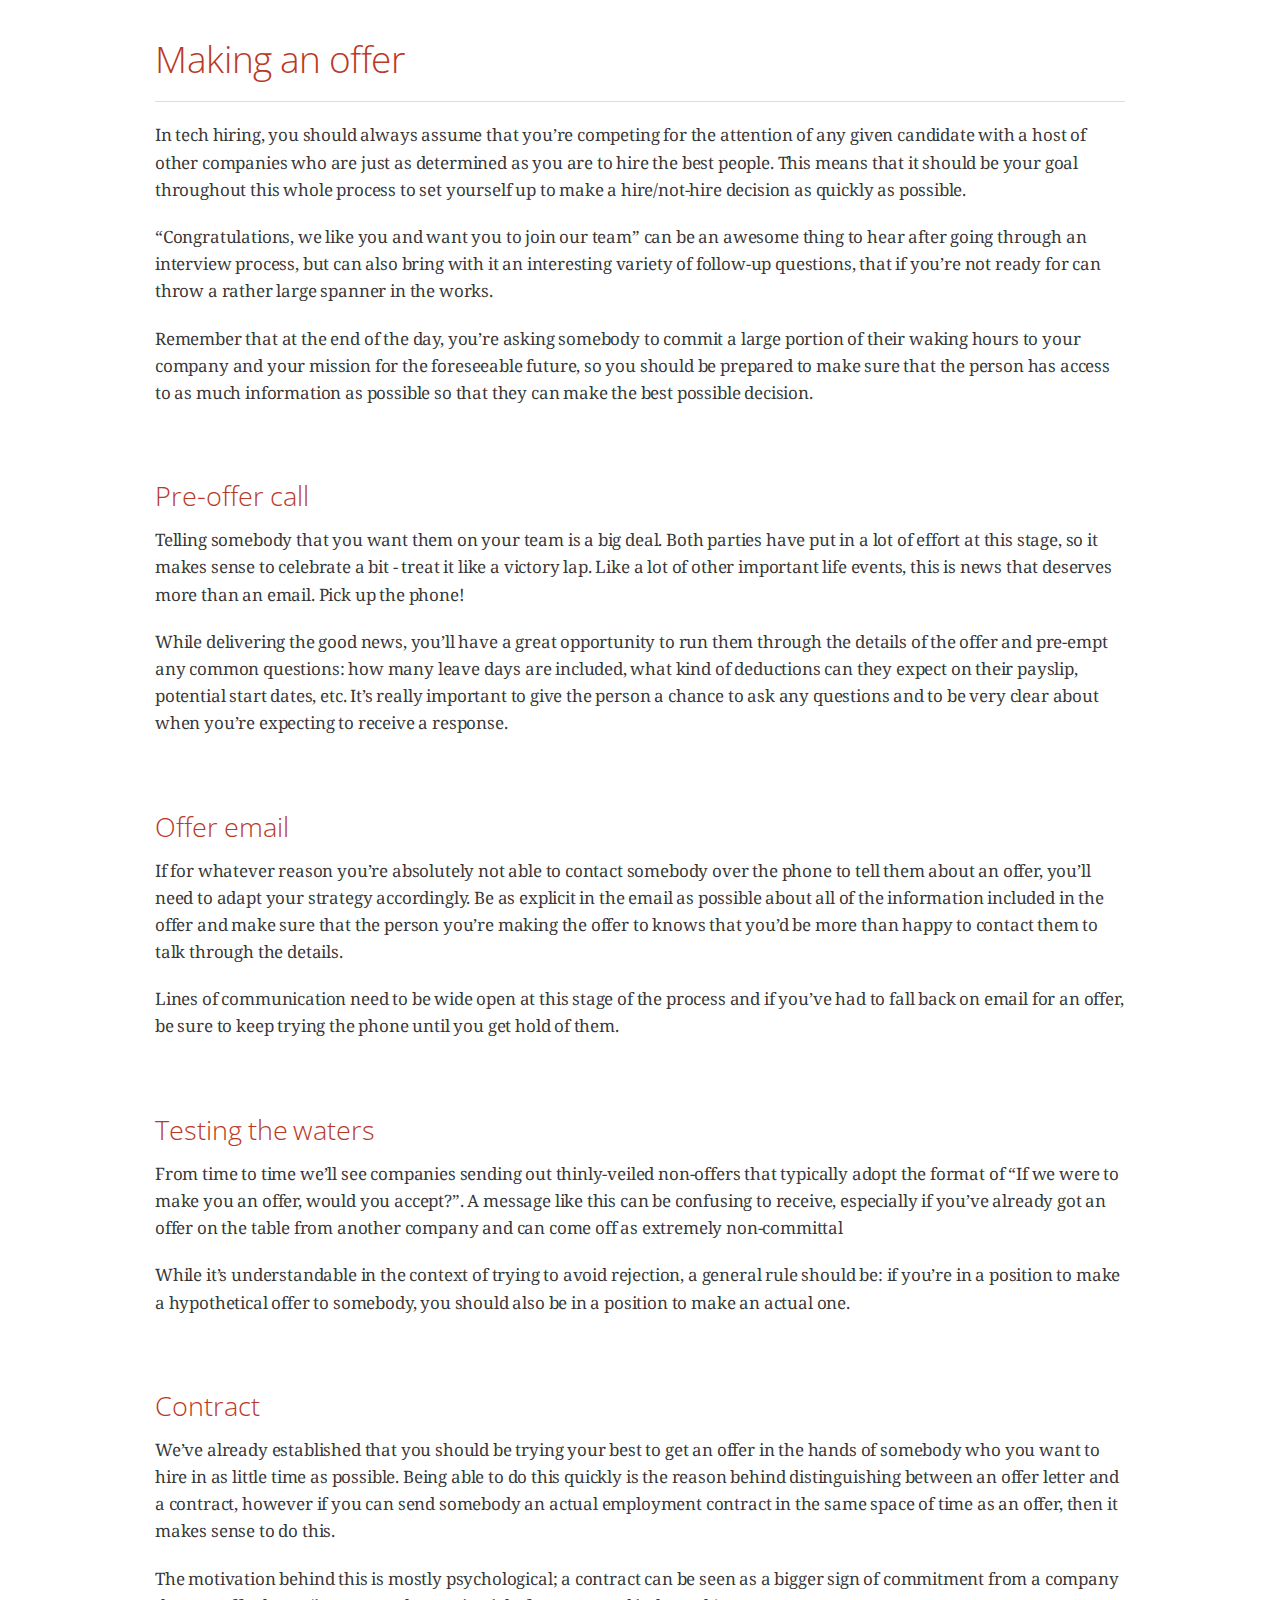
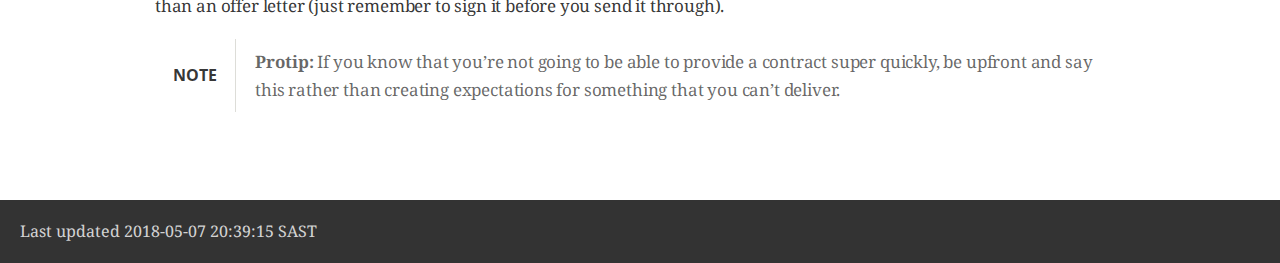
<file: makinganoffer.html>
<!DOCTYPE html>
<html lang="en">
<head>
<meta charset="UTF-8">
<!--[if IE]><meta http-equiv="X-UA-Compatible" content="IE=edge"><![endif]-->
<meta name="viewport" content="width=device-width, initial-scale=1.0">
<meta name="generator" content="Asciidoctor 1.5.6.2">
<title>Making an offer</title>
<link rel="stylesheet" href="https://fonts.googleapis.com/css?family=Open+Sans:300,300italic,400,400italic,600,600italic%7CNoto+Serif:400,400italic,700,700italic%7CDroid+Sans+Mono:400,700">
<style>
/* Asciidoctor default stylesheet | MIT License | http://asciidoctor.org */
/* Remove comment around @import statement below when using as a custom stylesheet */
/*@import "https://fonts.googleapis.com/css?family=Open+Sans:300,300italic,400,400italic,600,600italic%7CNoto+Serif:400,400italic,700,700italic%7CDroid+Sans+Mono:400,700";*/
article,aside,details,figcaption,figure,footer,header,hgroup,main,nav,section,summary{display:block}
audio,canvas,video{display:inline-block}
audio:not([controls]){display:none;height:0}
[hidden],template{display:none}
script{display:none!important}
html{font-family:sans-serif;-ms-text-size-adjust:100%;-webkit-text-size-adjust:100%}
a{background:transparent}
a:focus{outline:thin dotted}
a:active,a:hover{outline:0}
h1{font-size:2em;margin:.67em 0}
abbr[title]{border-bottom:1px dotted}
b,strong{font-weight:bold}
dfn{font-style:italic}
hr{-moz-box-sizing:content-box;box-sizing:content-box;height:0}
mark{background:#ff0;color:#000}
code,kbd,pre,samp{font-family:monospace;font-size:1em}
pre{white-space:pre-wrap}
q{quotes:"\201C" "\201D" "\2018" "\2019"}
small{font-size:80%}
sub,sup{font-size:75%;line-height:0;position:relative;vertical-align:baseline}
sup{top:-.5em}
sub{bottom:-.25em}
img{border:0}
svg:not(:root){overflow:hidden}
figure{margin:0}
fieldset{border:1px solid silver;margin:0 2px;padding:.35em .625em .75em}
legend{border:0;padding:0}
button,input,select,textarea{font-family:inherit;font-size:100%;margin:0}
button,input{line-height:normal}
button,select{text-transform:none}
button,html input[type="button"],input[type="reset"],input[type="submit"]{-webkit-appearance:button;cursor:pointer}
button[disabled],html input[disabled]{cursor:default}
input[type="checkbox"],input[type="radio"]{box-sizing:border-box;padding:0}
input[type="search"]{-webkit-appearance:textfield;-moz-box-sizing:content-box;-webkit-box-sizing:content-box;box-sizing:content-box}
input[type="search"]::-webkit-search-cancel-button,input[type="search"]::-webkit-search-decoration{-webkit-appearance:none}
button::-moz-focus-inner,input::-moz-focus-inner{border:0;padding:0}
textarea{overflow:auto;vertical-align:top}
table{border-collapse:collapse;border-spacing:0}
*,*:before,*:after{-moz-box-sizing:border-box;-webkit-box-sizing:border-box;box-sizing:border-box}
html,body{font-size:100%}
body{background:#fff;color:rgba(0,0,0,.8);padding:0;margin:0;font-family:"Noto Serif","DejaVu Serif",serif;font-weight:400;font-style:normal;line-height:1;position:relative;cursor:auto;tab-size:4;-moz-osx-font-smoothing:grayscale;-webkit-font-smoothing:antialiased}
a:hover{cursor:pointer}
img,object,embed{max-width:100%;height:auto}
object,embed{height:100%}
img{-ms-interpolation-mode:bicubic}
.left{float:left!important}
.right{float:right!important}
.text-left{text-align:left!important}
.text-right{text-align:right!important}
.text-center{text-align:center!important}
.text-justify{text-align:justify!important}
.hide{display:none}
img,object,svg{display:inline-block;vertical-align:middle}
textarea{height:auto;min-height:50px}
select{width:100%}
.center{margin-left:auto;margin-right:auto}
.spread{width:100%}
p.lead,.paragraph.lead>p,#preamble>.sectionbody>.paragraph:first-of-type p{font-size:1.21875em;line-height:1.6}
.subheader,.admonitionblock td.content>.title,.audioblock>.title,.exampleblock>.title,.imageblock>.title,.listingblock>.title,.literalblock>.title,.stemblock>.title,.openblock>.title,.paragraph>.title,.quoteblock>.title,table.tableblock>.title,.verseblock>.title,.videoblock>.title,.dlist>.title,.olist>.title,.ulist>.title,.qlist>.title,.hdlist>.title{line-height:1.45;color:#7a2518;font-weight:400;margin-top:0;margin-bottom:.25em}
div,dl,dt,dd,ul,ol,li,h1,h2,h3,#toctitle,.sidebarblock>.content>.title,h4,h5,h6,pre,form,p,blockquote,th,td{margin:0;padding:0;direction:ltr}
a{color:#2156a5;text-decoration:underline;line-height:inherit}
a:hover,a:focus{color:#1d4b8f}
a img{border:none}
p{font-family:inherit;font-weight:400;font-size:1em;line-height:1.6;margin-bottom:1.25em;text-rendering:optimizeLegibility}
p aside{font-size:.875em;line-height:1.35;font-style:italic}
h1,h2,h3,#toctitle,.sidebarblock>.content>.title,h4,h5,h6{font-family:"Open Sans","DejaVu Sans",sans-serif;font-weight:300;font-style:normal;color:#ba3925;text-rendering:optimizeLegibility;margin-top:1em;margin-bottom:.5em;line-height:1.0125em}
h1 small,h2 small,h3 small,#toctitle small,.sidebarblock>.content>.title small,h4 small,h5 small,h6 small{font-size:60%;color:#e99b8f;line-height:0}
h1{font-size:2.125em}
h2{font-size:1.6875em}
h3,#toctitle,.sidebarblock>.content>.title{font-size:1.375em}
h4,h5{font-size:1.125em}
h6{font-size:1em}
hr{border:solid #ddddd8;border-width:1px 0 0;clear:both;margin:1.25em 0 1.1875em;height:0}
em,i{font-style:italic;line-height:inherit}
strong,b{font-weight:bold;line-height:inherit}
small{font-size:60%;line-height:inherit}
code{font-family:"Droid Sans Mono","DejaVu Sans Mono",monospace;font-weight:400;color:rgba(0,0,0,.9)}
ul,ol,dl{font-size:1em;line-height:1.6;margin-bottom:1.25em;list-style-position:outside;font-family:inherit}
ul,ol{margin-left:1.5em}
ul li ul,ul li ol{margin-left:1.25em;margin-bottom:0;font-size:1em}
ul.square li ul,ul.circle li ul,ul.disc li ul{list-style:inherit}
ul.square{list-style-type:square}
ul.circle{list-style-type:circle}
ul.disc{list-style-type:disc}
ol li ul,ol li ol{margin-left:1.25em;margin-bottom:0}
dl dt{margin-bottom:.3125em;font-weight:bold}
dl dd{margin-bottom:1.25em}
abbr,acronym{text-transform:uppercase;font-size:90%;color:rgba(0,0,0,.8);border-bottom:1px dotted #ddd;cursor:help}
abbr{text-transform:none}
blockquote{margin:0 0 1.25em;padding:.5625em 1.25em 0 1.1875em;border-left:1px solid #ddd}
blockquote cite{display:block;font-size:.9375em;color:rgba(0,0,0,.6)}
blockquote cite:before{content:"\2014 \0020"}
blockquote cite a,blockquote cite a:visited{color:rgba(0,0,0,.6)}
blockquote,blockquote p{line-height:1.6;color:rgba(0,0,0,.85)}
@media only screen and (min-width:768px){h1,h2,h3,#toctitle,.sidebarblock>.content>.title,h4,h5,h6{line-height:1.2}
h1{font-size:2.75em}
h2{font-size:2.3125em}
h3,#toctitle,.sidebarblock>.content>.title{font-size:1.6875em}
h4{font-size:1.4375em}}
table{background:#fff;margin-bottom:1.25em;border:solid 1px #dedede}
table thead,table tfoot{background:#f7f8f7;font-weight:bold}
table thead tr th,table thead tr td,table tfoot tr th,table tfoot tr td{padding:.5em .625em .625em;font-size:inherit;color:rgba(0,0,0,.8);text-align:left}
table tr th,table tr td{padding:.5625em .625em;font-size:inherit;color:rgba(0,0,0,.8)}
table tr.even,table tr.alt,table tr:nth-of-type(even){background:#f8f8f7}
table thead tr th,table tfoot tr th,table tbody tr td,table tr td,table tfoot tr td{display:table-cell;line-height:1.6}
h1,h2,h3,#toctitle,.sidebarblock>.content>.title,h4,h5,h6{line-height:1.2;word-spacing:-.05em}
h1 strong,h2 strong,h3 strong,#toctitle strong,.sidebarblock>.content>.title strong,h4 strong,h5 strong,h6 strong{font-weight:400}
.clearfix:before,.clearfix:after,.float-group:before,.float-group:after{content:" ";display:table}
.clearfix:after,.float-group:after{clear:both}
*:not(pre)>code{font-size:.9375em;font-style:normal!important;letter-spacing:0;padding:.1em .5ex;word-spacing:-.15em;background-color:#f7f7f8;-webkit-border-radius:4px;border-radius:4px;line-height:1.45;text-rendering:optimizeSpeed;word-wrap:break-word}
*:not(pre)>code.nobreak{word-wrap:normal}
*:not(pre)>code.nowrap{white-space:nowrap}
pre,pre>code{line-height:1.45;color:rgba(0,0,0,.9);font-family:"Droid Sans Mono","DejaVu Sans Mono",monospace;font-weight:400;text-rendering:optimizeSpeed}
em em{font-style:normal}
strong strong{font-weight:400}
.keyseq{color:rgba(51,51,51,.8)}
kbd{font-family:"Droid Sans Mono","DejaVu Sans Mono",monospace;display:inline-block;color:rgba(0,0,0,.8);font-size:.65em;line-height:1.45;background-color:#f7f7f7;border:1px solid #ccc;-webkit-border-radius:3px;border-radius:3px;-webkit-box-shadow:0 1px 0 rgba(0,0,0,.2),0 0 0 .1em white inset;box-shadow:0 1px 0 rgba(0,0,0,.2),0 0 0 .1em #fff inset;margin:0 .15em;padding:.2em .5em;vertical-align:middle;position:relative;top:-.1em;white-space:nowrap}
.keyseq kbd:first-child{margin-left:0}
.keyseq kbd:last-child{margin-right:0}
.menuseq,.menuref{color:#000}
.menuseq b:not(.caret),.menuref{font-weight:inherit}
.menuseq{word-spacing:-.02em}
.menuseq b.caret{font-size:1.25em;line-height:.8}
.menuseq i.caret{font-weight:bold;text-align:center;width:.45em}
b.button:before,b.button:after{position:relative;top:-1px;font-weight:400}
b.button:before{content:"[";padding:0 3px 0 2px}
b.button:after{content:"]";padding:0 2px 0 3px}
p a>code:hover{color:rgba(0,0,0,.9)}
#header,#content,#footnotes,#footer{width:100%;margin-left:auto;margin-right:auto;margin-top:0;margin-bottom:0;max-width:62.5em;*zoom:1;position:relative;padding-left:.9375em;padding-right:.9375em}
#header:before,#header:after,#content:before,#content:after,#footnotes:before,#footnotes:after,#footer:before,#footer:after{content:" ";display:table}
#header:after,#content:after,#footnotes:after,#footer:after{clear:both}
#content{margin-top:1.25em}
#content:before{content:none}
#header>h1:first-child{color:rgba(0,0,0,.85);margin-top:2.25rem;margin-bottom:0}
#header>h1:first-child+#toc{margin-top:8px;border-top:1px solid #ddddd8}
#header>h1:only-child,body.toc2 #header>h1:nth-last-child(2){border-bottom:1px solid #ddddd8;padding-bottom:8px}
#header .details{border-bottom:1px solid #ddddd8;line-height:1.45;padding-top:.25em;padding-bottom:.25em;padding-left:.25em;color:rgba(0,0,0,.6);display:-ms-flexbox;display:-webkit-flex;display:flex;-ms-flex-flow:row wrap;-webkit-flex-flow:row wrap;flex-flow:row wrap}
#header .details span:first-child{margin-left:-.125em}
#header .details span.email a{color:rgba(0,0,0,.85)}
#header .details br{display:none}
#header .details br+span:before{content:"\00a0\2013\00a0"}
#header .details br+span.author:before{content:"\00a0\22c5\00a0";color:rgba(0,0,0,.85)}
#header .details br+span#revremark:before{content:"\00a0|\00a0"}
#header #revnumber{text-transform:capitalize}
#header #revnumber:after{content:"\00a0"}
#content>h1:first-child:not([class]){color:rgba(0,0,0,.85);border-bottom:1px solid #ddddd8;padding-bottom:8px;margin-top:0;padding-top:1rem;margin-bottom:1.25rem}
#toc{border-bottom:1px solid #efefed;padding-bottom:.5em}
#toc>ul{margin-left:.125em}
#toc ul.sectlevel0>li>a{font-style:italic}
#toc ul.sectlevel0 ul.sectlevel1{margin:.5em 0}
#toc ul{font-family:"Open Sans","DejaVu Sans",sans-serif;list-style-type:none}
#toc li{line-height:1.3334;margin-top:.3334em}
#toc a{text-decoration:none}
#toc a:active{text-decoration:underline}
#toctitle{color:#7a2518;font-size:1.2em}
@media only screen and (min-width:768px){#toctitle{font-size:1.375em}
body.toc2{padding-left:15em;padding-right:0}
#toc.toc2{margin-top:0!important;background-color:#f8f8f7;position:fixed;width:15em;left:0;top:0;border-right:1px solid #efefed;border-top-width:0!important;border-bottom-width:0!important;z-index:1000;padding:1.25em 1em;height:100%;overflow:auto}
#toc.toc2 #toctitle{margin-top:0;margin-bottom:.8rem;font-size:1.2em}
#toc.toc2>ul{font-size:.9em;margin-bottom:0}
#toc.toc2 ul ul{margin-left:0;padding-left:1em}
#toc.toc2 ul.sectlevel0 ul.sectlevel1{padding-left:0;margin-top:.5em;margin-bottom:.5em}
body.toc2.toc-right{padding-left:0;padding-right:15em}
body.toc2.toc-right #toc.toc2{border-right-width:0;border-left:1px solid #efefed;left:auto;right:0}}
@media only screen and (min-width:1280px){body.toc2{padding-left:20em;padding-right:0}
#toc.toc2{width:20em}
#toc.toc2 #toctitle{font-size:1.375em}
#toc.toc2>ul{font-size:.95em}
#toc.toc2 ul ul{padding-left:1.25em}
body.toc2.toc-right{padding-left:0;padding-right:20em}}
#content #toc{border-style:solid;border-width:1px;border-color:#e0e0dc;margin-bottom:1.25em;padding:1.25em;background:#f8f8f7;-webkit-border-radius:4px;border-radius:4px}
#content #toc>:first-child{margin-top:0}
#content #toc>:last-child{margin-bottom:0}
#footer{max-width:100%;background-color:rgba(0,0,0,.8);padding:1.25em}
#footer-text{color:rgba(255,255,255,.8);line-height:1.44}
.sect1{padding-bottom:.625em}
@media only screen and (min-width:768px){.sect1{padding-bottom:1.25em}}
.sect1+.sect1{border-top:1px solid #efefed}
#content h1>a.anchor,h2>a.anchor,h3>a.anchor,#toctitle>a.anchor,.sidebarblock>.content>.title>a.anchor,h4>a.anchor,h5>a.anchor,h6>a.anchor{position:absolute;z-index:1001;width:1.5ex;margin-left:-1.5ex;display:block;text-decoration:none!important;visibility:hidden;text-align:center;font-weight:400}
#content h1>a.anchor:before,h2>a.anchor:before,h3>a.anchor:before,#toctitle>a.anchor:before,.sidebarblock>.content>.title>a.anchor:before,h4>a.anchor:before,h5>a.anchor:before,h6>a.anchor:before{content:"\00A7";font-size:.85em;display:block;padding-top:.1em}
#content h1:hover>a.anchor,#content h1>a.anchor:hover,h2:hover>a.anchor,h2>a.anchor:hover,h3:hover>a.anchor,#toctitle:hover>a.anchor,.sidebarblock>.content>.title:hover>a.anchor,h3>a.anchor:hover,#toctitle>a.anchor:hover,.sidebarblock>.content>.title>a.anchor:hover,h4:hover>a.anchor,h4>a.anchor:hover,h5:hover>a.anchor,h5>a.anchor:hover,h6:hover>a.anchor,h6>a.anchor:hover{visibility:visible}
#content h1>a.link,h2>a.link,h3>a.link,#toctitle>a.link,.sidebarblock>.content>.title>a.link,h4>a.link,h5>a.link,h6>a.link{color:#ba3925;text-decoration:none}
#content h1>a.link:hover,h2>a.link:hover,h3>a.link:hover,#toctitle>a.link:hover,.sidebarblock>.content>.title>a.link:hover,h4>a.link:hover,h5>a.link:hover,h6>a.link:hover{color:#a53221}
.audioblock,.imageblock,.literalblock,.listingblock,.stemblock,.videoblock{margin-bottom:1.25em}
.admonitionblock td.content>.title,.audioblock>.title,.exampleblock>.title,.imageblock>.title,.listingblock>.title,.literalblock>.title,.stemblock>.title,.openblock>.title,.paragraph>.title,.quoteblock>.title,table.tableblock>.title,.verseblock>.title,.videoblock>.title,.dlist>.title,.olist>.title,.ulist>.title,.qlist>.title,.hdlist>.title{text-rendering:optimizeLegibility;text-align:left;font-family:"Noto Serif","DejaVu Serif",serif;font-size:1rem;font-style:italic}
table.tableblock>caption.title{white-space:nowrap;overflow:visible;max-width:0}
.paragraph.lead>p,#preamble>.sectionbody>.paragraph:first-of-type p{color:rgba(0,0,0,.85)}
table.tableblock #preamble>.sectionbody>.paragraph:first-of-type p{font-size:inherit}
.admonitionblock>table{border-collapse:separate;border:0;background:none;width:100%}
.admonitionblock>table td.icon{text-align:center;width:80px}
.admonitionblock>table td.icon img{max-width:initial}
.admonitionblock>table td.icon .title{font-weight:bold;font-family:"Open Sans","DejaVu Sans",sans-serif;text-transform:uppercase}
.admonitionblock>table td.content{padding-left:1.125em;padding-right:1.25em;border-left:1px solid #ddddd8;color:rgba(0,0,0,.6)}
.admonitionblock>table td.content>:last-child>:last-child{margin-bottom:0}
.exampleblock>.content{border-style:solid;border-width:1px;border-color:#e6e6e6;margin-bottom:1.25em;padding:1.25em;background:#fff;-webkit-border-radius:4px;border-radius:4px}
.exampleblock>.content>:first-child{margin-top:0}
.exampleblock>.content>:last-child{margin-bottom:0}
.sidebarblock{border-style:solid;border-width:1px;border-color:#e0e0dc;margin-bottom:1.25em;padding:1.25em;background:#f8f8f7;-webkit-border-radius:4px;border-radius:4px}
.sidebarblock>:first-child{margin-top:0}
.sidebarblock>:last-child{margin-bottom:0}
.sidebarblock>.content>.title{color:#7a2518;margin-top:0;text-align:center}
.exampleblock>.content>:last-child>:last-child,.exampleblock>.content .olist>ol>li:last-child>:last-child,.exampleblock>.content .ulist>ul>li:last-child>:last-child,.exampleblock>.content .qlist>ol>li:last-child>:last-child,.sidebarblock>.content>:last-child>:last-child,.sidebarblock>.content .olist>ol>li:last-child>:last-child,.sidebarblock>.content .ulist>ul>li:last-child>:last-child,.sidebarblock>.content .qlist>ol>li:last-child>:last-child{margin-bottom:0}
.literalblock pre,.listingblock pre:not(.highlight),.listingblock pre[class="highlight"],.listingblock pre[class^="highlight "],.listingblock pre.CodeRay,.listingblock pre.prettyprint{background:#f7f7f8}
.sidebarblock .literalblock pre,.sidebarblock .listingblock pre:not(.highlight),.sidebarblock .listingblock pre[class="highlight"],.sidebarblock .listingblock pre[class^="highlight "],.sidebarblock .listingblock pre.CodeRay,.sidebarblock .listingblock pre.prettyprint{background:#f2f1f1}
.literalblock pre,.literalblock pre[class],.listingblock pre,.listingblock pre[class]{-webkit-border-radius:4px;border-radius:4px;word-wrap:break-word;padding:1em;font-size:.8125em}
.literalblock pre.nowrap,.literalblock pre[class].nowrap,.listingblock pre.nowrap,.listingblock pre[class].nowrap{overflow-x:auto;white-space:pre;word-wrap:normal}
@media only screen and (min-width:768px){.literalblock pre,.literalblock pre[class],.listingblock pre,.listingblock pre[class]{font-size:.90625em}}
@media only screen and (min-width:1280px){.literalblock pre,.literalblock pre[class],.listingblock pre,.listingblock pre[class]{font-size:1em}}
.literalblock.output pre{color:#f7f7f8;background-color:rgba(0,0,0,.9)}
.listingblock pre.highlightjs{padding:0}
.listingblock pre.highlightjs>code{padding:1em;-webkit-border-radius:4px;border-radius:4px}
.listingblock pre.prettyprint{border-width:0}
.listingblock>.content{position:relative}
.listingblock code[data-lang]:before{display:none;content:attr(data-lang);position:absolute;font-size:.75em;top:.425rem;right:.5rem;line-height:1;text-transform:uppercase;color:#999}
.listingblock:hover code[data-lang]:before{display:block}
.listingblock.terminal pre .command:before{content:attr(data-prompt);padding-right:.5em;color:#999}
.listingblock.terminal pre .command:not([data-prompt]):before{content:"$"}
table.pyhltable{border-collapse:separate;border:0;margin-bottom:0;background:none}
table.pyhltable td{vertical-align:top;padding-top:0;padding-bottom:0;line-height:1.45}
table.pyhltable td.code{padding-left:.75em;padding-right:0}
pre.pygments .lineno,table.pyhltable td:not(.code){color:#999;padding-left:0;padding-right:.5em;border-right:1px solid #ddddd8}
pre.pygments .lineno{display:inline-block;margin-right:.25em}
table.pyhltable .linenodiv{background:none!important;padding-right:0!important}
.quoteblock{margin:0 1em 1.25em 1.5em;display:table}
.quoteblock>.title{margin-left:-1.5em;margin-bottom:.75em}
.quoteblock blockquote,.quoteblock blockquote p{color:rgba(0,0,0,.85);font-size:1.15rem;line-height:1.75;word-spacing:.1em;letter-spacing:0;font-style:italic;text-align:justify}
.quoteblock blockquote{margin:0;padding:0;border:0}
.quoteblock blockquote:before{content:"\201c";float:left;font-size:2.75em;font-weight:bold;line-height:.6em;margin-left:-.6em;color:#7a2518;text-shadow:0 1px 2px rgba(0,0,0,.1)}
.quoteblock blockquote>.paragraph:last-child p{margin-bottom:0}
.quoteblock .attribution{margin-top:.5em;margin-right:.5ex;text-align:right}
.quoteblock .quoteblock{margin-left:0;margin-right:0;padding:.5em 0;border-left:3px solid rgba(0,0,0,.6)}
.quoteblock .quoteblock blockquote{padding:0 0 0 .75em}
.quoteblock .quoteblock blockquote:before{display:none}
.verseblock{margin:0 1em 1.25em 1em}
.verseblock pre{font-family:"Open Sans","DejaVu Sans",sans;font-size:1.15rem;color:rgba(0,0,0,.85);font-weight:300;text-rendering:optimizeLegibility}
.verseblock pre strong{font-weight:400}
.verseblock .attribution{margin-top:1.25rem;margin-left:.5ex}
.quoteblock .attribution,.verseblock .attribution{font-size:.9375em;line-height:1.45;font-style:italic}
.quoteblock .attribution br,.verseblock .attribution br{display:none}
.quoteblock .attribution cite,.verseblock .attribution cite{display:block;letter-spacing:-.025em;color:rgba(0,0,0,.6)}
.quoteblock.abstract{margin:0 0 1.25em 0;display:block}
.quoteblock.abstract blockquote,.quoteblock.abstract blockquote p{text-align:left;word-spacing:0}
.quoteblock.abstract blockquote:before,.quoteblock.abstract blockquote p:first-of-type:before{display:none}
table.tableblock{max-width:100%;border-collapse:separate}
table.tableblock td>.paragraph:last-child p>p:last-child,table.tableblock th>p:last-child,table.tableblock td>p:last-child{margin-bottom:0}
table.tableblock,th.tableblock,td.tableblock{border:0 solid #dedede}
table.grid-all>thead>tr>.tableblock,table.grid-all>tbody>tr>.tableblock{border-width:0 1px 1px 0}
table.grid-all>tfoot>tr>.tableblock{border-width:1px 1px 0 0}
table.grid-cols>*>tr>.tableblock{border-width:0 1px 0 0}
table.grid-rows>thead>tr>.tableblock,table.grid-rows>tbody>tr>.tableblock{border-width:0 0 1px 0}
table.grid-rows>tfoot>tr>.tableblock{border-width:1px 0 0 0}
table.grid-all>*>tr>.tableblock:last-child,table.grid-cols>*>tr>.tableblock:last-child{border-right-width:0}
table.grid-all>tbody>tr:last-child>.tableblock,table.grid-all>thead:last-child>tr>.tableblock,table.grid-rows>tbody>tr:last-child>.tableblock,table.grid-rows>thead:last-child>tr>.tableblock{border-bottom-width:0}
table.frame-all{border-width:1px}
table.frame-sides{border-width:0 1px}
table.frame-topbot{border-width:1px 0}
th.halign-left,td.halign-left{text-align:left}
th.halign-right,td.halign-right{text-align:right}
th.halign-center,td.halign-center{text-align:center}
th.valign-top,td.valign-top{vertical-align:top}
th.valign-bottom,td.valign-bottom{vertical-align:bottom}
th.valign-middle,td.valign-middle{vertical-align:middle}
table thead th,table tfoot th{font-weight:bold}
tbody tr th{display:table-cell;line-height:1.6;background:#f7f8f7}
tbody tr th,tbody tr th p,tfoot tr th,tfoot tr th p{color:rgba(0,0,0,.8);font-weight:bold}
p.tableblock>code:only-child{background:none;padding:0}
p.tableblock{font-size:1em}
td>div.verse{white-space:pre}
ol{margin-left:1.75em}
ul li ol{margin-left:1.5em}
dl dd{margin-left:1.125em}
dl dd:last-child,dl dd:last-child>:last-child{margin-bottom:0}
ol>li p,ul>li p,ul dd,ol dd,.olist .olist,.ulist .ulist,.ulist .olist,.olist .ulist{margin-bottom:.625em}
ul.checklist,ul.none,ol.none,ul.no-bullet,ol.no-bullet,ol.unnumbered,ul.unstyled,ol.unstyled{list-style-type:none}
ul.no-bullet,ol.no-bullet,ol.unnumbered{margin-left:.625em}
ul.unstyled,ol.unstyled{margin-left:0}
ul.checklist{margin-left:.625em}
ul.checklist li>p:first-child>.fa-square-o:first-child,ul.checklist li>p:first-child>.fa-check-square-o:first-child{width:1.25em;font-size:.8em;position:relative;bottom:.125em}
ul.checklist li>p:first-child>input[type="checkbox"]:first-child{margin-right:.25em}
ul.inline{margin:0 auto .625em auto;margin-left:-1.375em;margin-right:0;padding:0;list-style:none;overflow:hidden}
ul.inline>li{list-style:none;float:left;margin-left:1.375em;display:block}
ul.inline>li>*{display:block}
.unstyled dl dt{font-weight:400;font-style:normal}
ol.arabic{list-style-type:decimal}
ol.decimal{list-style-type:decimal-leading-zero}
ol.loweralpha{list-style-type:lower-alpha}
ol.upperalpha{list-style-type:upper-alpha}
ol.lowerroman{list-style-type:lower-roman}
ol.upperroman{list-style-type:upper-roman}
ol.lowergreek{list-style-type:lower-greek}
.hdlist>table,.colist>table{border:0;background:none}
.hdlist>table>tbody>tr,.colist>table>tbody>tr{background:none}
td.hdlist1,td.hdlist2{vertical-align:top;padding:0 .625em}
td.hdlist1{font-weight:bold;padding-bottom:1.25em}
.literalblock+.colist,.listingblock+.colist{margin-top:-.5em}
.colist>table tr>td:first-of-type{padding:.4em .75em 0 .75em;line-height:1;vertical-align:top}
.colist>table tr>td:first-of-type img{max-width:initial}
.colist>table tr>td:last-of-type{padding:.25em 0}
.thumb,.th{line-height:0;display:inline-block;border:solid 4px #fff;-webkit-box-shadow:0 0 0 1px #ddd;box-shadow:0 0 0 1px #ddd}
.imageblock.left,.imageblock[style*="float: left"]{margin:.25em .625em 1.25em 0}
.imageblock.right,.imageblock[style*="float: right"]{margin:.25em 0 1.25em .625em}
.imageblock>.title{margin-bottom:0}
.imageblock.thumb,.imageblock.th{border-width:6px}
.imageblock.thumb>.title,.imageblock.th>.title{padding:0 .125em}
.image.left,.image.right{margin-top:.25em;margin-bottom:.25em;display:inline-block;line-height:0}
.image.left{margin-right:.625em}
.image.right{margin-left:.625em}
a.image{text-decoration:none;display:inline-block}
a.image object{pointer-events:none}
sup.footnote,sup.footnoteref{font-size:.875em;position:static;vertical-align:super}
sup.footnote a,sup.footnoteref a{text-decoration:none}
sup.footnote a:active,sup.footnoteref a:active{text-decoration:underline}
#footnotes{padding-top:.75em;padding-bottom:.75em;margin-bottom:.625em}
#footnotes hr{width:20%;min-width:6.25em;margin:-.25em 0 .75em 0;border-width:1px 0 0 0}
#footnotes .footnote{padding:0 .375em 0 .225em;line-height:1.3334;font-size:.875em;margin-left:1.2em;text-indent:-1.05em;margin-bottom:.2em}
#footnotes .footnote a:first-of-type{font-weight:bold;text-decoration:none}
#footnotes .footnote:last-of-type{margin-bottom:0}
#content #footnotes{margin-top:-.625em;margin-bottom:0;padding:.75em 0}
.gist .file-data>table{border:0;background:#fff;width:100%;margin-bottom:0}
.gist .file-data>table td.line-data{width:99%}
div.unbreakable{page-break-inside:avoid}
.big{font-size:larger}
.small{font-size:smaller}
.underline{text-decoration:underline}
.overline{text-decoration:overline}
.line-through{text-decoration:line-through}
.aqua{color:#00bfbf}
.aqua-background{background-color:#00fafa}
.black{color:#000}
.black-background{background-color:#000}
.blue{color:#0000bf}
.blue-background{background-color:#0000fa}
.fuchsia{color:#bf00bf}
.fuchsia-background{background-color:#fa00fa}
.gray{color:#606060}
.gray-background{background-color:#7d7d7d}
.green{color:#006000}
.green-background{background-color:#007d00}
.lime{color:#00bf00}
.lime-background{background-color:#00fa00}
.maroon{color:#600000}
.maroon-background{background-color:#7d0000}
.navy{color:#000060}
.navy-background{background-color:#00007d}
.olive{color:#606000}
.olive-background{background-color:#7d7d00}
.purple{color:#600060}
.purple-background{background-color:#7d007d}
.red{color:#bf0000}
.red-background{background-color:#fa0000}
.silver{color:#909090}
.silver-background{background-color:#bcbcbc}
.teal{color:#006060}
.teal-background{background-color:#007d7d}
.white{color:#bfbfbf}
.white-background{background-color:#fafafa}
.yellow{color:#bfbf00}
.yellow-background{background-color:#fafa00}
span.icon>.fa{cursor:default}
a span.icon>.fa{cursor:inherit}
.admonitionblock td.icon [class^="fa icon-"]{font-size:2.5em;text-shadow:1px 1px 2px rgba(0,0,0,.5);cursor:default}
.admonitionblock td.icon .icon-note:before{content:"\f05a";color:#19407c}
.admonitionblock td.icon .icon-tip:before{content:"\f0eb";text-shadow:1px 1px 2px rgba(155,155,0,.8);color:#111}
.admonitionblock td.icon .icon-warning:before{content:"\f071";color:#bf6900}
.admonitionblock td.icon .icon-caution:before{content:"\f06d";color:#bf3400}
.admonitionblock td.icon .icon-important:before{content:"\f06a";color:#bf0000}
.conum[data-value]{display:inline-block;color:#fff!important;background-color:rgba(0,0,0,.8);-webkit-border-radius:100px;border-radius:100px;text-align:center;font-size:.75em;width:1.67em;height:1.67em;line-height:1.67em;font-family:"Open Sans","DejaVu Sans",sans-serif;font-style:normal;font-weight:bold}
.conum[data-value] *{color:#fff!important}
.conum[data-value]+b{display:none}
.conum[data-value]:after{content:attr(data-value)}
pre .conum[data-value]{position:relative;top:-.125em}
b.conum *{color:inherit!important}
.conum:not([data-value]):empty{display:none}
dt,th.tableblock,td.content,div.footnote{text-rendering:optimizeLegibility}
h1,h2,p,td.content,span.alt{letter-spacing:-.01em}
p strong,td.content strong,div.footnote strong{letter-spacing:-.005em}
p,blockquote,dt,td.content,span.alt{font-size:1.0625rem}
p{margin-bottom:1.25rem}
.sidebarblock p,.sidebarblock dt,.sidebarblock td.content,p.tableblock{font-size:1em}
.exampleblock>.content{background-color:#fffef7;border-color:#e0e0dc;-webkit-box-shadow:0 1px 4px #e0e0dc;box-shadow:0 1px 4px #e0e0dc}
.print-only{display:none!important}
@media print{@page{margin:1.25cm .75cm}
*{-webkit-box-shadow:none!important;box-shadow:none!important;text-shadow:none!important}
a{color:inherit!important;text-decoration:underline!important}
a.bare,a[href^="#"],a[href^="mailto:"]{text-decoration:none!important}
a[href^="http:"]:not(.bare):after,a[href^="https:"]:not(.bare):after{content:"(" attr(href) ")";display:inline-block;font-size:.875em;padding-left:.25em}
abbr[title]:after{content:" (" attr(title) ")"}
pre,blockquote,tr,img,object,svg{page-break-inside:avoid}
thead{display:table-header-group}
svg{max-width:100%}
p,blockquote,dt,td.content{font-size:1em;orphans:3;widows:3}
h2,h3,#toctitle,.sidebarblock>.content>.title{page-break-after:avoid}
#toc,.sidebarblock,.exampleblock>.content{background:none!important}
#toc{border-bottom:1px solid #ddddd8!important;padding-bottom:0!important}
.sect1{padding-bottom:0!important}
.sect1+.sect1{border:0!important}
#header>h1:first-child{margin-top:1.25rem}
body.book #header{text-align:center}
body.book #header>h1:first-child{border:0!important;margin:2.5em 0 1em 0}
body.book #header .details{border:0!important;display:block;padding:0!important}
body.book #header .details span:first-child{margin-left:0!important}
body.book #header .details br{display:block}
body.book #header .details br+span:before{content:none!important}
body.book #toc{border:0!important;text-align:left!important;padding:0!important;margin:0!important}
body.book #toc,body.book #preamble,body.book h1.sect0,body.book .sect1>h2{page-break-before:always}
.listingblock code[data-lang]:before{display:block}
#footer{background:none!important;padding:0 .9375em}
#footer-text{color:rgba(0,0,0,.6)!important;font-size:.9em}
.hide-on-print{display:none!important}
.print-only{display:block!important}
.hide-for-print{display:none!important}
.show-for-print{display:inherit!important}}
</style>
</head>
<body class="article">
<div id="header">
</div>
<div id="content">
<div class="sect1">
<h2 id="_making_an_offer">Making an offer</h2>
<div class="sectionbody">
<hr>
<div class="paragraph">
<p>In tech hiring, you should always assume that you’re competing for the attention of any given candidate with a host of other companies who are just as determined as you are to hire the best people. This means that it should be your goal throughout this whole process to set yourself up to make a hire/not-hire decision as quickly as possible.</p>
</div>
<div class="paragraph">
<p>“Congratulations, we like you and want you to join our team” can be an awesome thing to hear after going through an interview process, but can also bring with it an interesting variety of follow-up questions, that if you’re not ready for can throw a rather large spanner in the works.</p>
</div>
<div class="paragraph">
<p>Remember that at the end of the day, you’re asking somebody to commit a large portion of their waking hours to your company and your mission for the foreseeable future, so you should be prepared to make sure that the person has access to as much information as possible so that they can make the best possible decision.</p>
</div>
<div class="paragraph">
<p>&#160;<br></p>
</div>
<div class="sect2">
<h3 id="_pre_offer_call">Pre-offer call</h3>
<div class="paragraph">
<p>Telling somebody that you want them on your team is a big deal. Both parties have put in a lot of effort at this stage, so it makes sense to celebrate a bit - treat it like a victory lap. Like a lot of other important life events, this is news that deserves more than an email. Pick up the phone!</p>
</div>
<div class="paragraph">
<p>While delivering the good news, you’ll have a great opportunity to run them through the details of the offer and pre-empt any common questions: how many leave days are included, what kind of deductions can they expect on their payslip, potential start dates, etc. It’s really important to give the person a chance to ask any questions and to be very clear about when you’re expecting to receive a response.</p>
</div>
<div class="paragraph">
<p>&#160;<br></p>
</div>
</div>
<div class="sect2">
<h3 id="_offer_email">Offer email</h3>
<div class="paragraph">
<p>If for whatever reason you’re absolutely not able to contact somebody over the phone to tell them about an offer, you’ll need to adapt your strategy accordingly. Be as explicit in the email as possible about all of the information included in the offer and make sure that the person you’re making the offer to knows that you’d be more than happy to contact them to talk through the details.</p>
</div>
<div class="paragraph">
<p>Lines of communication need to be wide open at this stage of the process and if you’ve had to fall back on email for an offer, be sure to keep trying the phone until you get hold of them.</p>
</div>
<div class="paragraph">
<p>&#160;<br></p>
</div>
</div>
<div class="sect2">
<h3 id="_testing_the_waters">Testing the waters</h3>
<div class="paragraph">
<p>From time to time we’ll see companies sending out thinly-veiled non-offers that typically adopt the format of “If we were to make you an offer, would you accept?”. A message like this can be confusing to receive, especially if you’ve already got an offer on the table from another company and can come off as extremely non-committal</p>
</div>
<div class="paragraph">
<p>While it’s understandable in the context of trying to avoid rejection, a general rule should be: if you’re in a position to make a hypothetical offer to somebody, you should also be in a position to make an actual one.</p>
</div>
<div class="paragraph">
<p>&#160;<br></p>
</div>
</div>
<div class="sect2">
<h3 id="_contract">Contract</h3>
<div class="paragraph">
<p>We’ve already established that you should be trying your best to get an offer in the hands of somebody who you want to hire in as little time as possible. Being able to do this quickly is the reason behind distinguishing between an offer letter and a contract, however if you can send somebody an actual employment contract in the same space of time as an offer, then it makes sense to do this.</p>
</div>
<div class="paragraph">
<p>The motivation behind this is mostly psychological; a contract can be seen as a bigger sign of commitment from a company than an offer letter (just remember to sign it before you send it through).</p>
</div>
<div class="admonitionblock note">
<table>
<tr>
<td class="icon">
<div class="title">Note</div>
</td>
<td class="content">
<strong>Protip:</strong> If you know that you’re not going to be able to provide a contract super quickly, be upfront and say this rather than creating expectations for something that you can’t deliver.
</td>
</tr>
</table>
</div>
<div class="paragraph">
<p>&#160;<br></p>
</div>
</div>
</div>
</div>
</div>
<div id="footer">
<div id="footer-text">
Last updated 2018-05-07 20:39:15 SAST
</div>
</div>
</body>
</html>
</file>
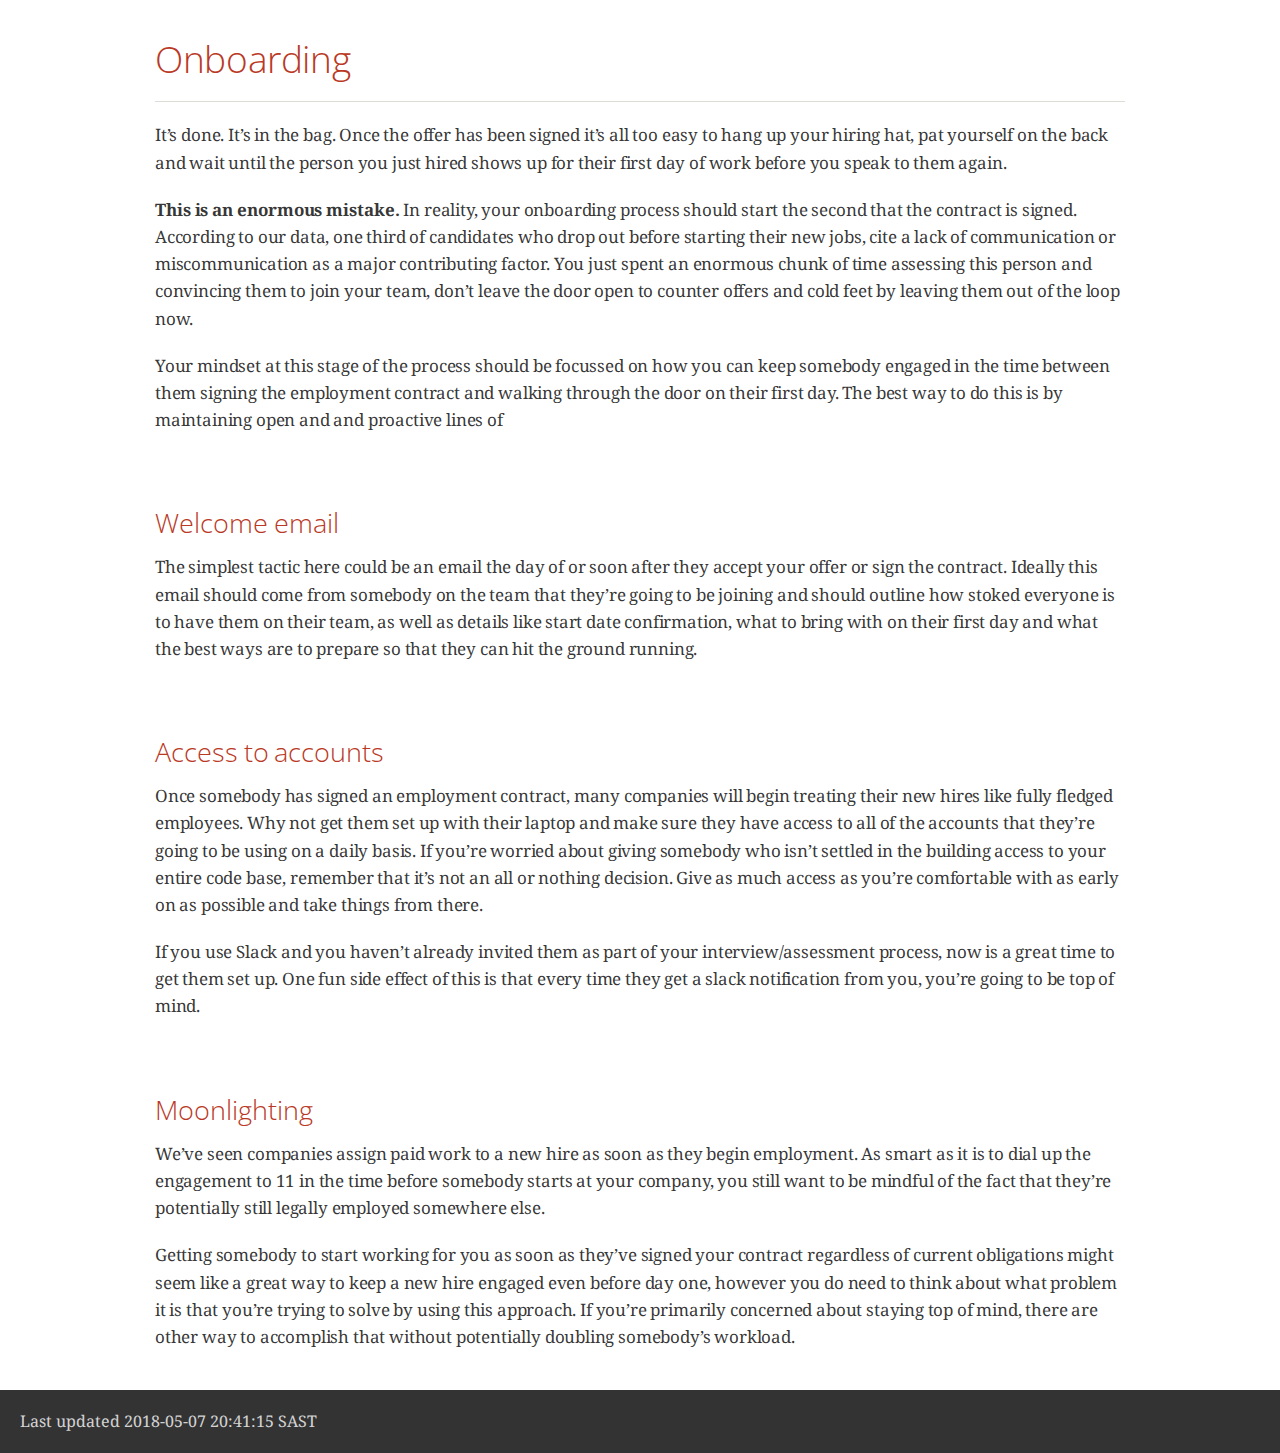
<file: onboarding.html>
<!DOCTYPE html>
<html lang="en">
<head>
<meta charset="UTF-8">
<!--[if IE]><meta http-equiv="X-UA-Compatible" content="IE=edge"><![endif]-->
<meta name="viewport" content="width=device-width, initial-scale=1.0">
<meta name="generator" content="Asciidoctor 1.5.6.2">
<title>Onboarding</title>
<link rel="stylesheet" href="https://fonts.googleapis.com/css?family=Open+Sans:300,300italic,400,400italic,600,600italic%7CNoto+Serif:400,400italic,700,700italic%7CDroid+Sans+Mono:400,700">
<style>
/* Asciidoctor default stylesheet | MIT License | http://asciidoctor.org */
/* Remove comment around @import statement below when using as a custom stylesheet */
/*@import "https://fonts.googleapis.com/css?family=Open+Sans:300,300italic,400,400italic,600,600italic%7CNoto+Serif:400,400italic,700,700italic%7CDroid+Sans+Mono:400,700";*/
article,aside,details,figcaption,figure,footer,header,hgroup,main,nav,section,summary{display:block}
audio,canvas,video{display:inline-block}
audio:not([controls]){display:none;height:0}
[hidden],template{display:none}
script{display:none!important}
html{font-family:sans-serif;-ms-text-size-adjust:100%;-webkit-text-size-adjust:100%}
a{background:transparent}
a:focus{outline:thin dotted}
a:active,a:hover{outline:0}
h1{font-size:2em;margin:.67em 0}
abbr[title]{border-bottom:1px dotted}
b,strong{font-weight:bold}
dfn{font-style:italic}
hr{-moz-box-sizing:content-box;box-sizing:content-box;height:0}
mark{background:#ff0;color:#000}
code,kbd,pre,samp{font-family:monospace;font-size:1em}
pre{white-space:pre-wrap}
q{quotes:"\201C" "\201D" "\2018" "\2019"}
small{font-size:80%}
sub,sup{font-size:75%;line-height:0;position:relative;vertical-align:baseline}
sup{top:-.5em}
sub{bottom:-.25em}
img{border:0}
svg:not(:root){overflow:hidden}
figure{margin:0}
fieldset{border:1px solid silver;margin:0 2px;padding:.35em .625em .75em}
legend{border:0;padding:0}
button,input,select,textarea{font-family:inherit;font-size:100%;margin:0}
button,input{line-height:normal}
button,select{text-transform:none}
button,html input[type="button"],input[type="reset"],input[type="submit"]{-webkit-appearance:button;cursor:pointer}
button[disabled],html input[disabled]{cursor:default}
input[type="checkbox"],input[type="radio"]{box-sizing:border-box;padding:0}
input[type="search"]{-webkit-appearance:textfield;-moz-box-sizing:content-box;-webkit-box-sizing:content-box;box-sizing:content-box}
input[type="search"]::-webkit-search-cancel-button,input[type="search"]::-webkit-search-decoration{-webkit-appearance:none}
button::-moz-focus-inner,input::-moz-focus-inner{border:0;padding:0}
textarea{overflow:auto;vertical-align:top}
table{border-collapse:collapse;border-spacing:0}
*,*:before,*:after{-moz-box-sizing:border-box;-webkit-box-sizing:border-box;box-sizing:border-box}
html,body{font-size:100%}
body{background:#fff;color:rgba(0,0,0,.8);padding:0;margin:0;font-family:"Noto Serif","DejaVu Serif",serif;font-weight:400;font-style:normal;line-height:1;position:relative;cursor:auto;tab-size:4;-moz-osx-font-smoothing:grayscale;-webkit-font-smoothing:antialiased}
a:hover{cursor:pointer}
img,object,embed{max-width:100%;height:auto}
object,embed{height:100%}
img{-ms-interpolation-mode:bicubic}
.left{float:left!important}
.right{float:right!important}
.text-left{text-align:left!important}
.text-right{text-align:right!important}
.text-center{text-align:center!important}
.text-justify{text-align:justify!important}
.hide{display:none}
img,object,svg{display:inline-block;vertical-align:middle}
textarea{height:auto;min-height:50px}
select{width:100%}
.center{margin-left:auto;margin-right:auto}
.spread{width:100%}
p.lead,.paragraph.lead>p,#preamble>.sectionbody>.paragraph:first-of-type p{font-size:1.21875em;line-height:1.6}
.subheader,.admonitionblock td.content>.title,.audioblock>.title,.exampleblock>.title,.imageblock>.title,.listingblock>.title,.literalblock>.title,.stemblock>.title,.openblock>.title,.paragraph>.title,.quoteblock>.title,table.tableblock>.title,.verseblock>.title,.videoblock>.title,.dlist>.title,.olist>.title,.ulist>.title,.qlist>.title,.hdlist>.title{line-height:1.45;color:#7a2518;font-weight:400;margin-top:0;margin-bottom:.25em}
div,dl,dt,dd,ul,ol,li,h1,h2,h3,#toctitle,.sidebarblock>.content>.title,h4,h5,h6,pre,form,p,blockquote,th,td{margin:0;padding:0;direction:ltr}
a{color:#2156a5;text-decoration:underline;line-height:inherit}
a:hover,a:focus{color:#1d4b8f}
a img{border:none}
p{font-family:inherit;font-weight:400;font-size:1em;line-height:1.6;margin-bottom:1.25em;text-rendering:optimizeLegibility}
p aside{font-size:.875em;line-height:1.35;font-style:italic}
h1,h2,h3,#toctitle,.sidebarblock>.content>.title,h4,h5,h6{font-family:"Open Sans","DejaVu Sans",sans-serif;font-weight:300;font-style:normal;color:#ba3925;text-rendering:optimizeLegibility;margin-top:1em;margin-bottom:.5em;line-height:1.0125em}
h1 small,h2 small,h3 small,#toctitle small,.sidebarblock>.content>.title small,h4 small,h5 small,h6 small{font-size:60%;color:#e99b8f;line-height:0}
h1{font-size:2.125em}
h2{font-size:1.6875em}
h3,#toctitle,.sidebarblock>.content>.title{font-size:1.375em}
h4,h5{font-size:1.125em}
h6{font-size:1em}
hr{border:solid #ddddd8;border-width:1px 0 0;clear:both;margin:1.25em 0 1.1875em;height:0}
em,i{font-style:italic;line-height:inherit}
strong,b{font-weight:bold;line-height:inherit}
small{font-size:60%;line-height:inherit}
code{font-family:"Droid Sans Mono","DejaVu Sans Mono",monospace;font-weight:400;color:rgba(0,0,0,.9)}
ul,ol,dl{font-size:1em;line-height:1.6;margin-bottom:1.25em;list-style-position:outside;font-family:inherit}
ul,ol{margin-left:1.5em}
ul li ul,ul li ol{margin-left:1.25em;margin-bottom:0;font-size:1em}
ul.square li ul,ul.circle li ul,ul.disc li ul{list-style:inherit}
ul.square{list-style-type:square}
ul.circle{list-style-type:circle}
ul.disc{list-style-type:disc}
ol li ul,ol li ol{margin-left:1.25em;margin-bottom:0}
dl dt{margin-bottom:.3125em;font-weight:bold}
dl dd{margin-bottom:1.25em}
abbr,acronym{text-transform:uppercase;font-size:90%;color:rgba(0,0,0,.8);border-bottom:1px dotted #ddd;cursor:help}
abbr{text-transform:none}
blockquote{margin:0 0 1.25em;padding:.5625em 1.25em 0 1.1875em;border-left:1px solid #ddd}
blockquote cite{display:block;font-size:.9375em;color:rgba(0,0,0,.6)}
blockquote cite:before{content:"\2014 \0020"}
blockquote cite a,blockquote cite a:visited{color:rgba(0,0,0,.6)}
blockquote,blockquote p{line-height:1.6;color:rgba(0,0,0,.85)}
@media only screen and (min-width:768px){h1,h2,h3,#toctitle,.sidebarblock>.content>.title,h4,h5,h6{line-height:1.2}
h1{font-size:2.75em}
h2{font-size:2.3125em}
h3,#toctitle,.sidebarblock>.content>.title{font-size:1.6875em}
h4{font-size:1.4375em}}
table{background:#fff;margin-bottom:1.25em;border:solid 1px #dedede}
table thead,table tfoot{background:#f7f8f7;font-weight:bold}
table thead tr th,table thead tr td,table tfoot tr th,table tfoot tr td{padding:.5em .625em .625em;font-size:inherit;color:rgba(0,0,0,.8);text-align:left}
table tr th,table tr td{padding:.5625em .625em;font-size:inherit;color:rgba(0,0,0,.8)}
table tr.even,table tr.alt,table tr:nth-of-type(even){background:#f8f8f7}
table thead tr th,table tfoot tr th,table tbody tr td,table tr td,table tfoot tr td{display:table-cell;line-height:1.6}
h1,h2,h3,#toctitle,.sidebarblock>.content>.title,h4,h5,h6{line-height:1.2;word-spacing:-.05em}
h1 strong,h2 strong,h3 strong,#toctitle strong,.sidebarblock>.content>.title strong,h4 strong,h5 strong,h6 strong{font-weight:400}
.clearfix:before,.clearfix:after,.float-group:before,.float-group:after{content:" ";display:table}
.clearfix:after,.float-group:after{clear:both}
*:not(pre)>code{font-size:.9375em;font-style:normal!important;letter-spacing:0;padding:.1em .5ex;word-spacing:-.15em;background-color:#f7f7f8;-webkit-border-radius:4px;border-radius:4px;line-height:1.45;text-rendering:optimizeSpeed;word-wrap:break-word}
*:not(pre)>code.nobreak{word-wrap:normal}
*:not(pre)>code.nowrap{white-space:nowrap}
pre,pre>code{line-height:1.45;color:rgba(0,0,0,.9);font-family:"Droid Sans Mono","DejaVu Sans Mono",monospace;font-weight:400;text-rendering:optimizeSpeed}
em em{font-style:normal}
strong strong{font-weight:400}
.keyseq{color:rgba(51,51,51,.8)}
kbd{font-family:"Droid Sans Mono","DejaVu Sans Mono",monospace;display:inline-block;color:rgba(0,0,0,.8);font-size:.65em;line-height:1.45;background-color:#f7f7f7;border:1px solid #ccc;-webkit-border-radius:3px;border-radius:3px;-webkit-box-shadow:0 1px 0 rgba(0,0,0,.2),0 0 0 .1em white inset;box-shadow:0 1px 0 rgba(0,0,0,.2),0 0 0 .1em #fff inset;margin:0 .15em;padding:.2em .5em;vertical-align:middle;position:relative;top:-.1em;white-space:nowrap}
.keyseq kbd:first-child{margin-left:0}
.keyseq kbd:last-child{margin-right:0}
.menuseq,.menuref{color:#000}
.menuseq b:not(.caret),.menuref{font-weight:inherit}
.menuseq{word-spacing:-.02em}
.menuseq b.caret{font-size:1.25em;line-height:.8}
.menuseq i.caret{font-weight:bold;text-align:center;width:.45em}
b.button:before,b.button:after{position:relative;top:-1px;font-weight:400}
b.button:before{content:"[";padding:0 3px 0 2px}
b.button:after{content:"]";padding:0 2px 0 3px}
p a>code:hover{color:rgba(0,0,0,.9)}
#header,#content,#footnotes,#footer{width:100%;margin-left:auto;margin-right:auto;margin-top:0;margin-bottom:0;max-width:62.5em;*zoom:1;position:relative;padding-left:.9375em;padding-right:.9375em}
#header:before,#header:after,#content:before,#content:after,#footnotes:before,#footnotes:after,#footer:before,#footer:after{content:" ";display:table}
#header:after,#content:after,#footnotes:after,#footer:after{clear:both}
#content{margin-top:1.25em}
#content:before{content:none}
#header>h1:first-child{color:rgba(0,0,0,.85);margin-top:2.25rem;margin-bottom:0}
#header>h1:first-child+#toc{margin-top:8px;border-top:1px solid #ddddd8}
#header>h1:only-child,body.toc2 #header>h1:nth-last-child(2){border-bottom:1px solid #ddddd8;padding-bottom:8px}
#header .details{border-bottom:1px solid #ddddd8;line-height:1.45;padding-top:.25em;padding-bottom:.25em;padding-left:.25em;color:rgba(0,0,0,.6);display:-ms-flexbox;display:-webkit-flex;display:flex;-ms-flex-flow:row wrap;-webkit-flex-flow:row wrap;flex-flow:row wrap}
#header .details span:first-child{margin-left:-.125em}
#header .details span.email a{color:rgba(0,0,0,.85)}
#header .details br{display:none}
#header .details br+span:before{content:"\00a0\2013\00a0"}
#header .details br+span.author:before{content:"\00a0\22c5\00a0";color:rgba(0,0,0,.85)}
#header .details br+span#revremark:before{content:"\00a0|\00a0"}
#header #revnumber{text-transform:capitalize}
#header #revnumber:after{content:"\00a0"}
#content>h1:first-child:not([class]){color:rgba(0,0,0,.85);border-bottom:1px solid #ddddd8;padding-bottom:8px;margin-top:0;padding-top:1rem;margin-bottom:1.25rem}
#toc{border-bottom:1px solid #efefed;padding-bottom:.5em}
#toc>ul{margin-left:.125em}
#toc ul.sectlevel0>li>a{font-style:italic}
#toc ul.sectlevel0 ul.sectlevel1{margin:.5em 0}
#toc ul{font-family:"Open Sans","DejaVu Sans",sans-serif;list-style-type:none}
#toc li{line-height:1.3334;margin-top:.3334em}
#toc a{text-decoration:none}
#toc a:active{text-decoration:underline}
#toctitle{color:#7a2518;font-size:1.2em}
@media only screen and (min-width:768px){#toctitle{font-size:1.375em}
body.toc2{padding-left:15em;padding-right:0}
#toc.toc2{margin-top:0!important;background-color:#f8f8f7;position:fixed;width:15em;left:0;top:0;border-right:1px solid #efefed;border-top-width:0!important;border-bottom-width:0!important;z-index:1000;padding:1.25em 1em;height:100%;overflow:auto}
#toc.toc2 #toctitle{margin-top:0;margin-bottom:.8rem;font-size:1.2em}
#toc.toc2>ul{font-size:.9em;margin-bottom:0}
#toc.toc2 ul ul{margin-left:0;padding-left:1em}
#toc.toc2 ul.sectlevel0 ul.sectlevel1{padding-left:0;margin-top:.5em;margin-bottom:.5em}
body.toc2.toc-right{padding-left:0;padding-right:15em}
body.toc2.toc-right #toc.toc2{border-right-width:0;border-left:1px solid #efefed;left:auto;right:0}}
@media only screen and (min-width:1280px){body.toc2{padding-left:20em;padding-right:0}
#toc.toc2{width:20em}
#toc.toc2 #toctitle{font-size:1.375em}
#toc.toc2>ul{font-size:.95em}
#toc.toc2 ul ul{padding-left:1.25em}
body.toc2.toc-right{padding-left:0;padding-right:20em}}
#content #toc{border-style:solid;border-width:1px;border-color:#e0e0dc;margin-bottom:1.25em;padding:1.25em;background:#f8f8f7;-webkit-border-radius:4px;border-radius:4px}
#content #toc>:first-child{margin-top:0}
#content #toc>:last-child{margin-bottom:0}
#footer{max-width:100%;background-color:rgba(0,0,0,.8);padding:1.25em}
#footer-text{color:rgba(255,255,255,.8);line-height:1.44}
.sect1{padding-bottom:.625em}
@media only screen and (min-width:768px){.sect1{padding-bottom:1.25em}}
.sect1+.sect1{border-top:1px solid #efefed}
#content h1>a.anchor,h2>a.anchor,h3>a.anchor,#toctitle>a.anchor,.sidebarblock>.content>.title>a.anchor,h4>a.anchor,h5>a.anchor,h6>a.anchor{position:absolute;z-index:1001;width:1.5ex;margin-left:-1.5ex;display:block;text-decoration:none!important;visibility:hidden;text-align:center;font-weight:400}
#content h1>a.anchor:before,h2>a.anchor:before,h3>a.anchor:before,#toctitle>a.anchor:before,.sidebarblock>.content>.title>a.anchor:before,h4>a.anchor:before,h5>a.anchor:before,h6>a.anchor:before{content:"\00A7";font-size:.85em;display:block;padding-top:.1em}
#content h1:hover>a.anchor,#content h1>a.anchor:hover,h2:hover>a.anchor,h2>a.anchor:hover,h3:hover>a.anchor,#toctitle:hover>a.anchor,.sidebarblock>.content>.title:hover>a.anchor,h3>a.anchor:hover,#toctitle>a.anchor:hover,.sidebarblock>.content>.title>a.anchor:hover,h4:hover>a.anchor,h4>a.anchor:hover,h5:hover>a.anchor,h5>a.anchor:hover,h6:hover>a.anchor,h6>a.anchor:hover{visibility:visible}
#content h1>a.link,h2>a.link,h3>a.link,#toctitle>a.link,.sidebarblock>.content>.title>a.link,h4>a.link,h5>a.link,h6>a.link{color:#ba3925;text-decoration:none}
#content h1>a.link:hover,h2>a.link:hover,h3>a.link:hover,#toctitle>a.link:hover,.sidebarblock>.content>.title>a.link:hover,h4>a.link:hover,h5>a.link:hover,h6>a.link:hover{color:#a53221}
.audioblock,.imageblock,.literalblock,.listingblock,.stemblock,.videoblock{margin-bottom:1.25em}
.admonitionblock td.content>.title,.audioblock>.title,.exampleblock>.title,.imageblock>.title,.listingblock>.title,.literalblock>.title,.stemblock>.title,.openblock>.title,.paragraph>.title,.quoteblock>.title,table.tableblock>.title,.verseblock>.title,.videoblock>.title,.dlist>.title,.olist>.title,.ulist>.title,.qlist>.title,.hdlist>.title{text-rendering:optimizeLegibility;text-align:left;font-family:"Noto Serif","DejaVu Serif",serif;font-size:1rem;font-style:italic}
table.tableblock>caption.title{white-space:nowrap;overflow:visible;max-width:0}
.paragraph.lead>p,#preamble>.sectionbody>.paragraph:first-of-type p{color:rgba(0,0,0,.85)}
table.tableblock #preamble>.sectionbody>.paragraph:first-of-type p{font-size:inherit}
.admonitionblock>table{border-collapse:separate;border:0;background:none;width:100%}
.admonitionblock>table td.icon{text-align:center;width:80px}
.admonitionblock>table td.icon img{max-width:initial}
.admonitionblock>table td.icon .title{font-weight:bold;font-family:"Open Sans","DejaVu Sans",sans-serif;text-transform:uppercase}
.admonitionblock>table td.content{padding-left:1.125em;padding-right:1.25em;border-left:1px solid #ddddd8;color:rgba(0,0,0,.6)}
.admonitionblock>table td.content>:last-child>:last-child{margin-bottom:0}
.exampleblock>.content{border-style:solid;border-width:1px;border-color:#e6e6e6;margin-bottom:1.25em;padding:1.25em;background:#fff;-webkit-border-radius:4px;border-radius:4px}
.exampleblock>.content>:first-child{margin-top:0}
.exampleblock>.content>:last-child{margin-bottom:0}
.sidebarblock{border-style:solid;border-width:1px;border-color:#e0e0dc;margin-bottom:1.25em;padding:1.25em;background:#f8f8f7;-webkit-border-radius:4px;border-radius:4px}
.sidebarblock>:first-child{margin-top:0}
.sidebarblock>:last-child{margin-bottom:0}
.sidebarblock>.content>.title{color:#7a2518;margin-top:0;text-align:center}
.exampleblock>.content>:last-child>:last-child,.exampleblock>.content .olist>ol>li:last-child>:last-child,.exampleblock>.content .ulist>ul>li:last-child>:last-child,.exampleblock>.content .qlist>ol>li:last-child>:last-child,.sidebarblock>.content>:last-child>:last-child,.sidebarblock>.content .olist>ol>li:last-child>:last-child,.sidebarblock>.content .ulist>ul>li:last-child>:last-child,.sidebarblock>.content .qlist>ol>li:last-child>:last-child{margin-bottom:0}
.literalblock pre,.listingblock pre:not(.highlight),.listingblock pre[class="highlight"],.listingblock pre[class^="highlight "],.listingblock pre.CodeRay,.listingblock pre.prettyprint{background:#f7f7f8}
.sidebarblock .literalblock pre,.sidebarblock .listingblock pre:not(.highlight),.sidebarblock .listingblock pre[class="highlight"],.sidebarblock .listingblock pre[class^="highlight "],.sidebarblock .listingblock pre.CodeRay,.sidebarblock .listingblock pre.prettyprint{background:#f2f1f1}
.literalblock pre,.literalblock pre[class],.listingblock pre,.listingblock pre[class]{-webkit-border-radius:4px;border-radius:4px;word-wrap:break-word;padding:1em;font-size:.8125em}
.literalblock pre.nowrap,.literalblock pre[class].nowrap,.listingblock pre.nowrap,.listingblock pre[class].nowrap{overflow-x:auto;white-space:pre;word-wrap:normal}
@media only screen and (min-width:768px){.literalblock pre,.literalblock pre[class],.listingblock pre,.listingblock pre[class]{font-size:.90625em}}
@media only screen and (min-width:1280px){.literalblock pre,.literalblock pre[class],.listingblock pre,.listingblock pre[class]{font-size:1em}}
.literalblock.output pre{color:#f7f7f8;background-color:rgba(0,0,0,.9)}
.listingblock pre.highlightjs{padding:0}
.listingblock pre.highlightjs>code{padding:1em;-webkit-border-radius:4px;border-radius:4px}
.listingblock pre.prettyprint{border-width:0}
.listingblock>.content{position:relative}
.listingblock code[data-lang]:before{display:none;content:attr(data-lang);position:absolute;font-size:.75em;top:.425rem;right:.5rem;line-height:1;text-transform:uppercase;color:#999}
.listingblock:hover code[data-lang]:before{display:block}
.listingblock.terminal pre .command:before{content:attr(data-prompt);padding-right:.5em;color:#999}
.listingblock.terminal pre .command:not([data-prompt]):before{content:"$"}
table.pyhltable{border-collapse:separate;border:0;margin-bottom:0;background:none}
table.pyhltable td{vertical-align:top;padding-top:0;padding-bottom:0;line-height:1.45}
table.pyhltable td.code{padding-left:.75em;padding-right:0}
pre.pygments .lineno,table.pyhltable td:not(.code){color:#999;padding-left:0;padding-right:.5em;border-right:1px solid #ddddd8}
pre.pygments .lineno{display:inline-block;margin-right:.25em}
table.pyhltable .linenodiv{background:none!important;padding-right:0!important}
.quoteblock{margin:0 1em 1.25em 1.5em;display:table}
.quoteblock>.title{margin-left:-1.5em;margin-bottom:.75em}
.quoteblock blockquote,.quoteblock blockquote p{color:rgba(0,0,0,.85);font-size:1.15rem;line-height:1.75;word-spacing:.1em;letter-spacing:0;font-style:italic;text-align:justify}
.quoteblock blockquote{margin:0;padding:0;border:0}
.quoteblock blockquote:before{content:"\201c";float:left;font-size:2.75em;font-weight:bold;line-height:.6em;margin-left:-.6em;color:#7a2518;text-shadow:0 1px 2px rgba(0,0,0,.1)}
.quoteblock blockquote>.paragraph:last-child p{margin-bottom:0}
.quoteblock .attribution{margin-top:.5em;margin-right:.5ex;text-align:right}
.quoteblock .quoteblock{margin-left:0;margin-right:0;padding:.5em 0;border-left:3px solid rgba(0,0,0,.6)}
.quoteblock .quoteblock blockquote{padding:0 0 0 .75em}
.quoteblock .quoteblock blockquote:before{display:none}
.verseblock{margin:0 1em 1.25em 1em}
.verseblock pre{font-family:"Open Sans","DejaVu Sans",sans;font-size:1.15rem;color:rgba(0,0,0,.85);font-weight:300;text-rendering:optimizeLegibility}
.verseblock pre strong{font-weight:400}
.verseblock .attribution{margin-top:1.25rem;margin-left:.5ex}
.quoteblock .attribution,.verseblock .attribution{font-size:.9375em;line-height:1.45;font-style:italic}
.quoteblock .attribution br,.verseblock .attribution br{display:none}
.quoteblock .attribution cite,.verseblock .attribution cite{display:block;letter-spacing:-.025em;color:rgba(0,0,0,.6)}
.quoteblock.abstract{margin:0 0 1.25em 0;display:block}
.quoteblock.abstract blockquote,.quoteblock.abstract blockquote p{text-align:left;word-spacing:0}
.quoteblock.abstract blockquote:before,.quoteblock.abstract blockquote p:first-of-type:before{display:none}
table.tableblock{max-width:100%;border-collapse:separate}
table.tableblock td>.paragraph:last-child p>p:last-child,table.tableblock th>p:last-child,table.tableblock td>p:last-child{margin-bottom:0}
table.tableblock,th.tableblock,td.tableblock{border:0 solid #dedede}
table.grid-all>thead>tr>.tableblock,table.grid-all>tbody>tr>.tableblock{border-width:0 1px 1px 0}
table.grid-all>tfoot>tr>.tableblock{border-width:1px 1px 0 0}
table.grid-cols>*>tr>.tableblock{border-width:0 1px 0 0}
table.grid-rows>thead>tr>.tableblock,table.grid-rows>tbody>tr>.tableblock{border-width:0 0 1px 0}
table.grid-rows>tfoot>tr>.tableblock{border-width:1px 0 0 0}
table.grid-all>*>tr>.tableblock:last-child,table.grid-cols>*>tr>.tableblock:last-child{border-right-width:0}
table.grid-all>tbody>tr:last-child>.tableblock,table.grid-all>thead:last-child>tr>.tableblock,table.grid-rows>tbody>tr:last-child>.tableblock,table.grid-rows>thead:last-child>tr>.tableblock{border-bottom-width:0}
table.frame-all{border-width:1px}
table.frame-sides{border-width:0 1px}
table.frame-topbot{border-width:1px 0}
th.halign-left,td.halign-left{text-align:left}
th.halign-right,td.halign-right{text-align:right}
th.halign-center,td.halign-center{text-align:center}
th.valign-top,td.valign-top{vertical-align:top}
th.valign-bottom,td.valign-bottom{vertical-align:bottom}
th.valign-middle,td.valign-middle{vertical-align:middle}
table thead th,table tfoot th{font-weight:bold}
tbody tr th{display:table-cell;line-height:1.6;background:#f7f8f7}
tbody tr th,tbody tr th p,tfoot tr th,tfoot tr th p{color:rgba(0,0,0,.8);font-weight:bold}
p.tableblock>code:only-child{background:none;padding:0}
p.tableblock{font-size:1em}
td>div.verse{white-space:pre}
ol{margin-left:1.75em}
ul li ol{margin-left:1.5em}
dl dd{margin-left:1.125em}
dl dd:last-child,dl dd:last-child>:last-child{margin-bottom:0}
ol>li p,ul>li p,ul dd,ol dd,.olist .olist,.ulist .ulist,.ulist .olist,.olist .ulist{margin-bottom:.625em}
ul.checklist,ul.none,ol.none,ul.no-bullet,ol.no-bullet,ol.unnumbered,ul.unstyled,ol.unstyled{list-style-type:none}
ul.no-bullet,ol.no-bullet,ol.unnumbered{margin-left:.625em}
ul.unstyled,ol.unstyled{margin-left:0}
ul.checklist{margin-left:.625em}
ul.checklist li>p:first-child>.fa-square-o:first-child,ul.checklist li>p:first-child>.fa-check-square-o:first-child{width:1.25em;font-size:.8em;position:relative;bottom:.125em}
ul.checklist li>p:first-child>input[type="checkbox"]:first-child{margin-right:.25em}
ul.inline{margin:0 auto .625em auto;margin-left:-1.375em;margin-right:0;padding:0;list-style:none;overflow:hidden}
ul.inline>li{list-style:none;float:left;margin-left:1.375em;display:block}
ul.inline>li>*{display:block}
.unstyled dl dt{font-weight:400;font-style:normal}
ol.arabic{list-style-type:decimal}
ol.decimal{list-style-type:decimal-leading-zero}
ol.loweralpha{list-style-type:lower-alpha}
ol.upperalpha{list-style-type:upper-alpha}
ol.lowerroman{list-style-type:lower-roman}
ol.upperroman{list-style-type:upper-roman}
ol.lowergreek{list-style-type:lower-greek}
.hdlist>table,.colist>table{border:0;background:none}
.hdlist>table>tbody>tr,.colist>table>tbody>tr{background:none}
td.hdlist1,td.hdlist2{vertical-align:top;padding:0 .625em}
td.hdlist1{font-weight:bold;padding-bottom:1.25em}
.literalblock+.colist,.listingblock+.colist{margin-top:-.5em}
.colist>table tr>td:first-of-type{padding:.4em .75em 0 .75em;line-height:1;vertical-align:top}
.colist>table tr>td:first-of-type img{max-width:initial}
.colist>table tr>td:last-of-type{padding:.25em 0}
.thumb,.th{line-height:0;display:inline-block;border:solid 4px #fff;-webkit-box-shadow:0 0 0 1px #ddd;box-shadow:0 0 0 1px #ddd}
.imageblock.left,.imageblock[style*="float: left"]{margin:.25em .625em 1.25em 0}
.imageblock.right,.imageblock[style*="float: right"]{margin:.25em 0 1.25em .625em}
.imageblock>.title{margin-bottom:0}
.imageblock.thumb,.imageblock.th{border-width:6px}
.imageblock.thumb>.title,.imageblock.th>.title{padding:0 .125em}
.image.left,.image.right{margin-top:.25em;margin-bottom:.25em;display:inline-block;line-height:0}
.image.left{margin-right:.625em}
.image.right{margin-left:.625em}
a.image{text-decoration:none;display:inline-block}
a.image object{pointer-events:none}
sup.footnote,sup.footnoteref{font-size:.875em;position:static;vertical-align:super}
sup.footnote a,sup.footnoteref a{text-decoration:none}
sup.footnote a:active,sup.footnoteref a:active{text-decoration:underline}
#footnotes{padding-top:.75em;padding-bottom:.75em;margin-bottom:.625em}
#footnotes hr{width:20%;min-width:6.25em;margin:-.25em 0 .75em 0;border-width:1px 0 0 0}
#footnotes .footnote{padding:0 .375em 0 .225em;line-height:1.3334;font-size:.875em;margin-left:1.2em;text-indent:-1.05em;margin-bottom:.2em}
#footnotes .footnote a:first-of-type{font-weight:bold;text-decoration:none}
#footnotes .footnote:last-of-type{margin-bottom:0}
#content #footnotes{margin-top:-.625em;margin-bottom:0;padding:.75em 0}
.gist .file-data>table{border:0;background:#fff;width:100%;margin-bottom:0}
.gist .file-data>table td.line-data{width:99%}
div.unbreakable{page-break-inside:avoid}
.big{font-size:larger}
.small{font-size:smaller}
.underline{text-decoration:underline}
.overline{text-decoration:overline}
.line-through{text-decoration:line-through}
.aqua{color:#00bfbf}
.aqua-background{background-color:#00fafa}
.black{color:#000}
.black-background{background-color:#000}
.blue{color:#0000bf}
.blue-background{background-color:#0000fa}
.fuchsia{color:#bf00bf}
.fuchsia-background{background-color:#fa00fa}
.gray{color:#606060}
.gray-background{background-color:#7d7d7d}
.green{color:#006000}
.green-background{background-color:#007d00}
.lime{color:#00bf00}
.lime-background{background-color:#00fa00}
.maroon{color:#600000}
.maroon-background{background-color:#7d0000}
.navy{color:#000060}
.navy-background{background-color:#00007d}
.olive{color:#606000}
.olive-background{background-color:#7d7d00}
.purple{color:#600060}
.purple-background{background-color:#7d007d}
.red{color:#bf0000}
.red-background{background-color:#fa0000}
.silver{color:#909090}
.silver-background{background-color:#bcbcbc}
.teal{color:#006060}
.teal-background{background-color:#007d7d}
.white{color:#bfbfbf}
.white-background{background-color:#fafafa}
.yellow{color:#bfbf00}
.yellow-background{background-color:#fafa00}
span.icon>.fa{cursor:default}
a span.icon>.fa{cursor:inherit}
.admonitionblock td.icon [class^="fa icon-"]{font-size:2.5em;text-shadow:1px 1px 2px rgba(0,0,0,.5);cursor:default}
.admonitionblock td.icon .icon-note:before{content:"\f05a";color:#19407c}
.admonitionblock td.icon .icon-tip:before{content:"\f0eb";text-shadow:1px 1px 2px rgba(155,155,0,.8);color:#111}
.admonitionblock td.icon .icon-warning:before{content:"\f071";color:#bf6900}
.admonitionblock td.icon .icon-caution:before{content:"\f06d";color:#bf3400}
.admonitionblock td.icon .icon-important:before{content:"\f06a";color:#bf0000}
.conum[data-value]{display:inline-block;color:#fff!important;background-color:rgba(0,0,0,.8);-webkit-border-radius:100px;border-radius:100px;text-align:center;font-size:.75em;width:1.67em;height:1.67em;line-height:1.67em;font-family:"Open Sans","DejaVu Sans",sans-serif;font-style:normal;font-weight:bold}
.conum[data-value] *{color:#fff!important}
.conum[data-value]+b{display:none}
.conum[data-value]:after{content:attr(data-value)}
pre .conum[data-value]{position:relative;top:-.125em}
b.conum *{color:inherit!important}
.conum:not([data-value]):empty{display:none}
dt,th.tableblock,td.content,div.footnote{text-rendering:optimizeLegibility}
h1,h2,p,td.content,span.alt{letter-spacing:-.01em}
p strong,td.content strong,div.footnote strong{letter-spacing:-.005em}
p,blockquote,dt,td.content,span.alt{font-size:1.0625rem}
p{margin-bottom:1.25rem}
.sidebarblock p,.sidebarblock dt,.sidebarblock td.content,p.tableblock{font-size:1em}
.exampleblock>.content{background-color:#fffef7;border-color:#e0e0dc;-webkit-box-shadow:0 1px 4px #e0e0dc;box-shadow:0 1px 4px #e0e0dc}
.print-only{display:none!important}
@media print{@page{margin:1.25cm .75cm}
*{-webkit-box-shadow:none!important;box-shadow:none!important;text-shadow:none!important}
a{color:inherit!important;text-decoration:underline!important}
a.bare,a[href^="#"],a[href^="mailto:"]{text-decoration:none!important}
a[href^="http:"]:not(.bare):after,a[href^="https:"]:not(.bare):after{content:"(" attr(href) ")";display:inline-block;font-size:.875em;padding-left:.25em}
abbr[title]:after{content:" (" attr(title) ")"}
pre,blockquote,tr,img,object,svg{page-break-inside:avoid}
thead{display:table-header-group}
svg{max-width:100%}
p,blockquote,dt,td.content{font-size:1em;orphans:3;widows:3}
h2,h3,#toctitle,.sidebarblock>.content>.title{page-break-after:avoid}
#toc,.sidebarblock,.exampleblock>.content{background:none!important}
#toc{border-bottom:1px solid #ddddd8!important;padding-bottom:0!important}
.sect1{padding-bottom:0!important}
.sect1+.sect1{border:0!important}
#header>h1:first-child{margin-top:1.25rem}
body.book #header{text-align:center}
body.book #header>h1:first-child{border:0!important;margin:2.5em 0 1em 0}
body.book #header .details{border:0!important;display:block;padding:0!important}
body.book #header .details span:first-child{margin-left:0!important}
body.book #header .details br{display:block}
body.book #header .details br+span:before{content:none!important}
body.book #toc{border:0!important;text-align:left!important;padding:0!important;margin:0!important}
body.book #toc,body.book #preamble,body.book h1.sect0,body.book .sect1>h2{page-break-before:always}
.listingblock code[data-lang]:before{display:block}
#footer{background:none!important;padding:0 .9375em}
#footer-text{color:rgba(0,0,0,.6)!important;font-size:.9em}
.hide-on-print{display:none!important}
.print-only{display:block!important}
.hide-for-print{display:none!important}
.show-for-print{display:inherit!important}}
</style>
</head>
<body class="article">
<div id="header">
</div>
<div id="content">
<div class="sect1">
<h2 id="_onboarding">Onboarding</h2>
<div class="sectionbody">
<hr>
<div class="paragraph">
<p>It’s done. It’s in the bag. Once the offer has been signed it’s all too easy to hang up your hiring hat, pat yourself on the back and wait until the person you just hired shows up for their first day of work before you speak to them again.</p>
</div>
<div class="paragraph">
<p><strong>This is an enormous mistake.</strong> In reality, your onboarding process should start the second that the contract is signed. According to our data, one third of candidates who drop out before starting their new jobs, cite a lack of communication or miscommunication as a major contributing factor. You just spent an enormous chunk of time assessing this person and convincing them to join your team, don’t leave the door open to counter offers and cold feet by leaving them out of the loop now.</p>
</div>
<div class="paragraph">
<p>Your mindset at this stage of the process should be focussed on how you can keep somebody engaged in the time between them signing the employment contract and walking through the door on their first day. The best way to do this is by maintaining open and and proactive lines of</p>
</div>
<div class="paragraph">
<p>&#160;<br></p>
</div>
<div class="sect2">
<h3 id="_welcome_email">Welcome email</h3>
<div class="paragraph">
<p>The simplest tactic here could be an email the day of or soon after they accept your offer or sign the contract. Ideally this email should come from somebody on the team that they’re going to be joining and should outline how stoked everyone is to have them on their team, as well as details like start date confirmation, what to bring with on their first day and what the best ways are to prepare so that they can hit the ground running.</p>
</div>
<div class="paragraph">
<p>&#160;<br></p>
</div>
</div>
<div class="sect2">
<h3 id="_access_to_accounts">Access to accounts</h3>
<div class="paragraph">
<p>Once somebody has signed an employment contract, many companies will begin treating their new hires like fully fledged employees. Why not get them set up with their laptop and make sure they have access to all of the accounts that they’re going to be using on a daily basis. If you’re worried about giving somebody who isn’t settled in the building access to your entire code base, remember that it’s not an all or nothing decision. Give as much access as you’re comfortable with as early on as possible and take things from there.</p>
</div>
<div class="paragraph">
<p>If you use Slack and you haven’t already invited them as part of your interview/assessment process, now is a great time to get them set up. One fun side effect of this is that every time they get a slack notification from you, you’re going to be top of mind.</p>
</div>
<div class="paragraph">
<p>&#160;<br></p>
</div>
</div>
<div class="sect2">
<h3 id="_moonlighting">Moonlighting</h3>
<div class="paragraph">
<p>We’ve seen companies assign paid work to a new hire as soon as they begin employment. As smart as it is to dial up the engagement to 11 in the time before somebody starts at your company, you still want to be mindful of the fact that they’re potentially still legally employed somewhere else.</p>
</div>
<div class="paragraph">
<p>Getting somebody to start working for you as soon as they’ve signed your contract regardless of current obligations might seem like a great way to keep a new hire engaged even before day one, however you do need to think about what problem it is that you’re trying to solve by using this approach. If you’re primarily concerned about staying top of mind, there are other way to accomplish that without potentially doubling somebody’s workload.</p>
</div>
</div>
</div>
</div>
</div>
<div id="footer">
<div id="footer-text">
Last updated 2018-05-07 20:41:15 SAST
</div>
</div>
</body>
</html>
</file>
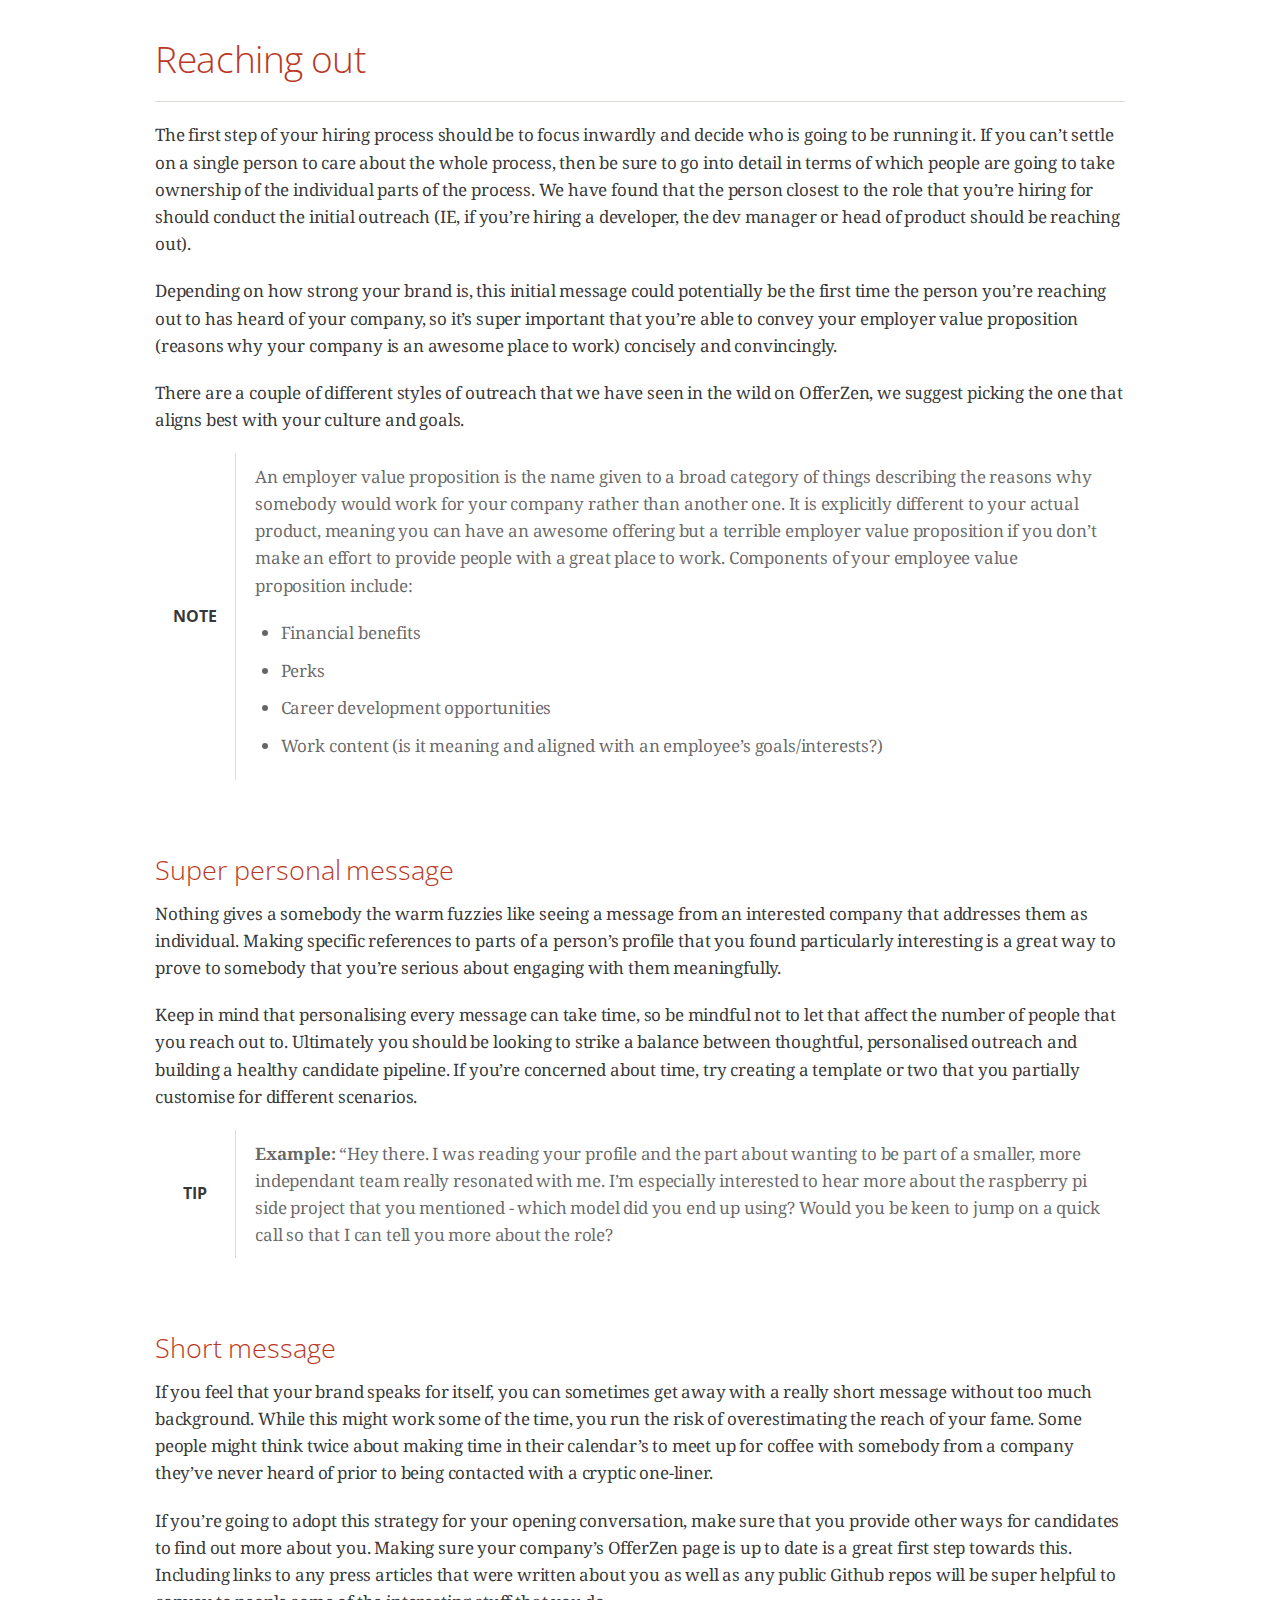
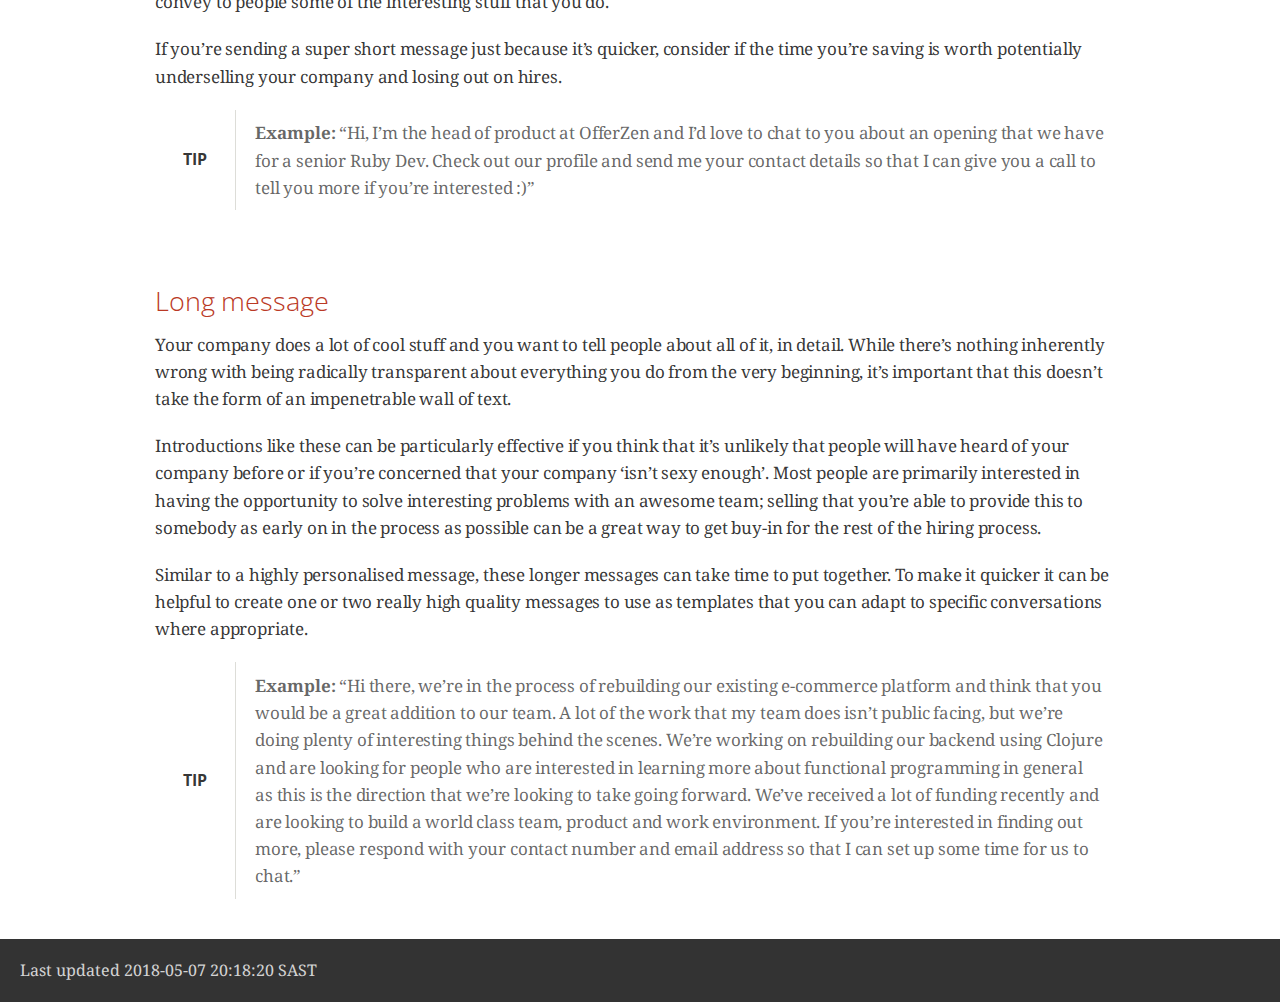
<file: reachingout.html>
<!DOCTYPE html>
<html lang="en">
<head>
<meta charset="UTF-8">
<!--[if IE]><meta http-equiv="X-UA-Compatible" content="IE=edge"><![endif]-->
<meta name="viewport" content="width=device-width, initial-scale=1.0">
<meta name="generator" content="Asciidoctor 1.5.6.2">
<title>Reaching out</title>
<link rel="stylesheet" href="https://fonts.googleapis.com/css?family=Open+Sans:300,300italic,400,400italic,600,600italic%7CNoto+Serif:400,400italic,700,700italic%7CDroid+Sans+Mono:400,700">
<style>
/* Asciidoctor default stylesheet | MIT License | http://asciidoctor.org */
/* Remove comment around @import statement below when using as a custom stylesheet */
/*@import "https://fonts.googleapis.com/css?family=Open+Sans:300,300italic,400,400italic,600,600italic%7CNoto+Serif:400,400italic,700,700italic%7CDroid+Sans+Mono:400,700";*/
article,aside,details,figcaption,figure,footer,header,hgroup,main,nav,section,summary{display:block}
audio,canvas,video{display:inline-block}
audio:not([controls]){display:none;height:0}
[hidden],template{display:none}
script{display:none!important}
html{font-family:sans-serif;-ms-text-size-adjust:100%;-webkit-text-size-adjust:100%}
a{background:transparent}
a:focus{outline:thin dotted}
a:active,a:hover{outline:0}
h1{font-size:2em;margin:.67em 0}
abbr[title]{border-bottom:1px dotted}
b,strong{font-weight:bold}
dfn{font-style:italic}
hr{-moz-box-sizing:content-box;box-sizing:content-box;height:0}
mark{background:#ff0;color:#000}
code,kbd,pre,samp{font-family:monospace;font-size:1em}
pre{white-space:pre-wrap}
q{quotes:"\201C" "\201D" "\2018" "\2019"}
small{font-size:80%}
sub,sup{font-size:75%;line-height:0;position:relative;vertical-align:baseline}
sup{top:-.5em}
sub{bottom:-.25em}
img{border:0}
svg:not(:root){overflow:hidden}
figure{margin:0}
fieldset{border:1px solid silver;margin:0 2px;padding:.35em .625em .75em}
legend{border:0;padding:0}
button,input,select,textarea{font-family:inherit;font-size:100%;margin:0}
button,input{line-height:normal}
button,select{text-transform:none}
button,html input[type="button"],input[type="reset"],input[type="submit"]{-webkit-appearance:button;cursor:pointer}
button[disabled],html input[disabled]{cursor:default}
input[type="checkbox"],input[type="radio"]{box-sizing:border-box;padding:0}
input[type="search"]{-webkit-appearance:textfield;-moz-box-sizing:content-box;-webkit-box-sizing:content-box;box-sizing:content-box}
input[type="search"]::-webkit-search-cancel-button,input[type="search"]::-webkit-search-decoration{-webkit-appearance:none}
button::-moz-focus-inner,input::-moz-focus-inner{border:0;padding:0}
textarea{overflow:auto;vertical-align:top}
table{border-collapse:collapse;border-spacing:0}
*,*:before,*:after{-moz-box-sizing:border-box;-webkit-box-sizing:border-box;box-sizing:border-box}
html,body{font-size:100%}
body{background:#fff;color:rgba(0,0,0,.8);padding:0;margin:0;font-family:"Noto Serif","DejaVu Serif",serif;font-weight:400;font-style:normal;line-height:1;position:relative;cursor:auto;tab-size:4;-moz-osx-font-smoothing:grayscale;-webkit-font-smoothing:antialiased}
a:hover{cursor:pointer}
img,object,embed{max-width:100%;height:auto}
object,embed{height:100%}
img{-ms-interpolation-mode:bicubic}
.left{float:left!important}
.right{float:right!important}
.text-left{text-align:left!important}
.text-right{text-align:right!important}
.text-center{text-align:center!important}
.text-justify{text-align:justify!important}
.hide{display:none}
img,object,svg{display:inline-block;vertical-align:middle}
textarea{height:auto;min-height:50px}
select{width:100%}
.center{margin-left:auto;margin-right:auto}
.spread{width:100%}
p.lead,.paragraph.lead>p,#preamble>.sectionbody>.paragraph:first-of-type p{font-size:1.21875em;line-height:1.6}
.subheader,.admonitionblock td.content>.title,.audioblock>.title,.exampleblock>.title,.imageblock>.title,.listingblock>.title,.literalblock>.title,.stemblock>.title,.openblock>.title,.paragraph>.title,.quoteblock>.title,table.tableblock>.title,.verseblock>.title,.videoblock>.title,.dlist>.title,.olist>.title,.ulist>.title,.qlist>.title,.hdlist>.title{line-height:1.45;color:#7a2518;font-weight:400;margin-top:0;margin-bottom:.25em}
div,dl,dt,dd,ul,ol,li,h1,h2,h3,#toctitle,.sidebarblock>.content>.title,h4,h5,h6,pre,form,p,blockquote,th,td{margin:0;padding:0;direction:ltr}
a{color:#2156a5;text-decoration:underline;line-height:inherit}
a:hover,a:focus{color:#1d4b8f}
a img{border:none}
p{font-family:inherit;font-weight:400;font-size:1em;line-height:1.6;margin-bottom:1.25em;text-rendering:optimizeLegibility}
p aside{font-size:.875em;line-height:1.35;font-style:italic}
h1,h2,h3,#toctitle,.sidebarblock>.content>.title,h4,h5,h6{font-family:"Open Sans","DejaVu Sans",sans-serif;font-weight:300;font-style:normal;color:#ba3925;text-rendering:optimizeLegibility;margin-top:1em;margin-bottom:.5em;line-height:1.0125em}
h1 small,h2 small,h3 small,#toctitle small,.sidebarblock>.content>.title small,h4 small,h5 small,h6 small{font-size:60%;color:#e99b8f;line-height:0}
h1{font-size:2.125em}
h2{font-size:1.6875em}
h3,#toctitle,.sidebarblock>.content>.title{font-size:1.375em}
h4,h5{font-size:1.125em}
h6{font-size:1em}
hr{border:solid #ddddd8;border-width:1px 0 0;clear:both;margin:1.25em 0 1.1875em;height:0}
em,i{font-style:italic;line-height:inherit}
strong,b{font-weight:bold;line-height:inherit}
small{font-size:60%;line-height:inherit}
code{font-family:"Droid Sans Mono","DejaVu Sans Mono",monospace;font-weight:400;color:rgba(0,0,0,.9)}
ul,ol,dl{font-size:1em;line-height:1.6;margin-bottom:1.25em;list-style-position:outside;font-family:inherit}
ul,ol{margin-left:1.5em}
ul li ul,ul li ol{margin-left:1.25em;margin-bottom:0;font-size:1em}
ul.square li ul,ul.circle li ul,ul.disc li ul{list-style:inherit}
ul.square{list-style-type:square}
ul.circle{list-style-type:circle}
ul.disc{list-style-type:disc}
ol li ul,ol li ol{margin-left:1.25em;margin-bottom:0}
dl dt{margin-bottom:.3125em;font-weight:bold}
dl dd{margin-bottom:1.25em}
abbr,acronym{text-transform:uppercase;font-size:90%;color:rgba(0,0,0,.8);border-bottom:1px dotted #ddd;cursor:help}
abbr{text-transform:none}
blockquote{margin:0 0 1.25em;padding:.5625em 1.25em 0 1.1875em;border-left:1px solid #ddd}
blockquote cite{display:block;font-size:.9375em;color:rgba(0,0,0,.6)}
blockquote cite:before{content:"\2014 \0020"}
blockquote cite a,blockquote cite a:visited{color:rgba(0,0,0,.6)}
blockquote,blockquote p{line-height:1.6;color:rgba(0,0,0,.85)}
@media only screen and (min-width:768px){h1,h2,h3,#toctitle,.sidebarblock>.content>.title,h4,h5,h6{line-height:1.2}
h1{font-size:2.75em}
h2{font-size:2.3125em}
h3,#toctitle,.sidebarblock>.content>.title{font-size:1.6875em}
h4{font-size:1.4375em}}
table{background:#fff;margin-bottom:1.25em;border:solid 1px #dedede}
table thead,table tfoot{background:#f7f8f7;font-weight:bold}
table thead tr th,table thead tr td,table tfoot tr th,table tfoot tr td{padding:.5em .625em .625em;font-size:inherit;color:rgba(0,0,0,.8);text-align:left}
table tr th,table tr td{padding:.5625em .625em;font-size:inherit;color:rgba(0,0,0,.8)}
table tr.even,table tr.alt,table tr:nth-of-type(even){background:#f8f8f7}
table thead tr th,table tfoot tr th,table tbody tr td,table tr td,table tfoot tr td{display:table-cell;line-height:1.6}
h1,h2,h3,#toctitle,.sidebarblock>.content>.title,h4,h5,h6{line-height:1.2;word-spacing:-.05em}
h1 strong,h2 strong,h3 strong,#toctitle strong,.sidebarblock>.content>.title strong,h4 strong,h5 strong,h6 strong{font-weight:400}
.clearfix:before,.clearfix:after,.float-group:before,.float-group:after{content:" ";display:table}
.clearfix:after,.float-group:after{clear:both}
*:not(pre)>code{font-size:.9375em;font-style:normal!important;letter-spacing:0;padding:.1em .5ex;word-spacing:-.15em;background-color:#f7f7f8;-webkit-border-radius:4px;border-radius:4px;line-height:1.45;text-rendering:optimizeSpeed;word-wrap:break-word}
*:not(pre)>code.nobreak{word-wrap:normal}
*:not(pre)>code.nowrap{white-space:nowrap}
pre,pre>code{line-height:1.45;color:rgba(0,0,0,.9);font-family:"Droid Sans Mono","DejaVu Sans Mono",monospace;font-weight:400;text-rendering:optimizeSpeed}
em em{font-style:normal}
strong strong{font-weight:400}
.keyseq{color:rgba(51,51,51,.8)}
kbd{font-family:"Droid Sans Mono","DejaVu Sans Mono",monospace;display:inline-block;color:rgba(0,0,0,.8);font-size:.65em;line-height:1.45;background-color:#f7f7f7;border:1px solid #ccc;-webkit-border-radius:3px;border-radius:3px;-webkit-box-shadow:0 1px 0 rgba(0,0,0,.2),0 0 0 .1em white inset;box-shadow:0 1px 0 rgba(0,0,0,.2),0 0 0 .1em #fff inset;margin:0 .15em;padding:.2em .5em;vertical-align:middle;position:relative;top:-.1em;white-space:nowrap}
.keyseq kbd:first-child{margin-left:0}
.keyseq kbd:last-child{margin-right:0}
.menuseq,.menuref{color:#000}
.menuseq b:not(.caret),.menuref{font-weight:inherit}
.menuseq{word-spacing:-.02em}
.menuseq b.caret{font-size:1.25em;line-height:.8}
.menuseq i.caret{font-weight:bold;text-align:center;width:.45em}
b.button:before,b.button:after{position:relative;top:-1px;font-weight:400}
b.button:before{content:"[";padding:0 3px 0 2px}
b.button:after{content:"]";padding:0 2px 0 3px}
p a>code:hover{color:rgba(0,0,0,.9)}
#header,#content,#footnotes,#footer{width:100%;margin-left:auto;margin-right:auto;margin-top:0;margin-bottom:0;max-width:62.5em;*zoom:1;position:relative;padding-left:.9375em;padding-right:.9375em}
#header:before,#header:after,#content:before,#content:after,#footnotes:before,#footnotes:after,#footer:before,#footer:after{content:" ";display:table}
#header:after,#content:after,#footnotes:after,#footer:after{clear:both}
#content{margin-top:1.25em}
#content:before{content:none}
#header>h1:first-child{color:rgba(0,0,0,.85);margin-top:2.25rem;margin-bottom:0}
#header>h1:first-child+#toc{margin-top:8px;border-top:1px solid #ddddd8}
#header>h1:only-child,body.toc2 #header>h1:nth-last-child(2){border-bottom:1px solid #ddddd8;padding-bottom:8px}
#header .details{border-bottom:1px solid #ddddd8;line-height:1.45;padding-top:.25em;padding-bottom:.25em;padding-left:.25em;color:rgba(0,0,0,.6);display:-ms-flexbox;display:-webkit-flex;display:flex;-ms-flex-flow:row wrap;-webkit-flex-flow:row wrap;flex-flow:row wrap}
#header .details span:first-child{margin-left:-.125em}
#header .details span.email a{color:rgba(0,0,0,.85)}
#header .details br{display:none}
#header .details br+span:before{content:"\00a0\2013\00a0"}
#header .details br+span.author:before{content:"\00a0\22c5\00a0";color:rgba(0,0,0,.85)}
#header .details br+span#revremark:before{content:"\00a0|\00a0"}
#header #revnumber{text-transform:capitalize}
#header #revnumber:after{content:"\00a0"}
#content>h1:first-child:not([class]){color:rgba(0,0,0,.85);border-bottom:1px solid #ddddd8;padding-bottom:8px;margin-top:0;padding-top:1rem;margin-bottom:1.25rem}
#toc{border-bottom:1px solid #efefed;padding-bottom:.5em}
#toc>ul{margin-left:.125em}
#toc ul.sectlevel0>li>a{font-style:italic}
#toc ul.sectlevel0 ul.sectlevel1{margin:.5em 0}
#toc ul{font-family:"Open Sans","DejaVu Sans",sans-serif;list-style-type:none}
#toc li{line-height:1.3334;margin-top:.3334em}
#toc a{text-decoration:none}
#toc a:active{text-decoration:underline}
#toctitle{color:#7a2518;font-size:1.2em}
@media only screen and (min-width:768px){#toctitle{font-size:1.375em}
body.toc2{padding-left:15em;padding-right:0}
#toc.toc2{margin-top:0!important;background-color:#f8f8f7;position:fixed;width:15em;left:0;top:0;border-right:1px solid #efefed;border-top-width:0!important;border-bottom-width:0!important;z-index:1000;padding:1.25em 1em;height:100%;overflow:auto}
#toc.toc2 #toctitle{margin-top:0;margin-bottom:.8rem;font-size:1.2em}
#toc.toc2>ul{font-size:.9em;margin-bottom:0}
#toc.toc2 ul ul{margin-left:0;padding-left:1em}
#toc.toc2 ul.sectlevel0 ul.sectlevel1{padding-left:0;margin-top:.5em;margin-bottom:.5em}
body.toc2.toc-right{padding-left:0;padding-right:15em}
body.toc2.toc-right #toc.toc2{border-right-width:0;border-left:1px solid #efefed;left:auto;right:0}}
@media only screen and (min-width:1280px){body.toc2{padding-left:20em;padding-right:0}
#toc.toc2{width:20em}
#toc.toc2 #toctitle{font-size:1.375em}
#toc.toc2>ul{font-size:.95em}
#toc.toc2 ul ul{padding-left:1.25em}
body.toc2.toc-right{padding-left:0;padding-right:20em}}
#content #toc{border-style:solid;border-width:1px;border-color:#e0e0dc;margin-bottom:1.25em;padding:1.25em;background:#f8f8f7;-webkit-border-radius:4px;border-radius:4px}
#content #toc>:first-child{margin-top:0}
#content #toc>:last-child{margin-bottom:0}
#footer{max-width:100%;background-color:rgba(0,0,0,.8);padding:1.25em}
#footer-text{color:rgba(255,255,255,.8);line-height:1.44}
.sect1{padding-bottom:.625em}
@media only screen and (min-width:768px){.sect1{padding-bottom:1.25em}}
.sect1+.sect1{border-top:1px solid #efefed}
#content h1>a.anchor,h2>a.anchor,h3>a.anchor,#toctitle>a.anchor,.sidebarblock>.content>.title>a.anchor,h4>a.anchor,h5>a.anchor,h6>a.anchor{position:absolute;z-index:1001;width:1.5ex;margin-left:-1.5ex;display:block;text-decoration:none!important;visibility:hidden;text-align:center;font-weight:400}
#content h1>a.anchor:before,h2>a.anchor:before,h3>a.anchor:before,#toctitle>a.anchor:before,.sidebarblock>.content>.title>a.anchor:before,h4>a.anchor:before,h5>a.anchor:before,h6>a.anchor:before{content:"\00A7";font-size:.85em;display:block;padding-top:.1em}
#content h1:hover>a.anchor,#content h1>a.anchor:hover,h2:hover>a.anchor,h2>a.anchor:hover,h3:hover>a.anchor,#toctitle:hover>a.anchor,.sidebarblock>.content>.title:hover>a.anchor,h3>a.anchor:hover,#toctitle>a.anchor:hover,.sidebarblock>.content>.title>a.anchor:hover,h4:hover>a.anchor,h4>a.anchor:hover,h5:hover>a.anchor,h5>a.anchor:hover,h6:hover>a.anchor,h6>a.anchor:hover{visibility:visible}
#content h1>a.link,h2>a.link,h3>a.link,#toctitle>a.link,.sidebarblock>.content>.title>a.link,h4>a.link,h5>a.link,h6>a.link{color:#ba3925;text-decoration:none}
#content h1>a.link:hover,h2>a.link:hover,h3>a.link:hover,#toctitle>a.link:hover,.sidebarblock>.content>.title>a.link:hover,h4>a.link:hover,h5>a.link:hover,h6>a.link:hover{color:#a53221}
.audioblock,.imageblock,.literalblock,.listingblock,.stemblock,.videoblock{margin-bottom:1.25em}
.admonitionblock td.content>.title,.audioblock>.title,.exampleblock>.title,.imageblock>.title,.listingblock>.title,.literalblock>.title,.stemblock>.title,.openblock>.title,.paragraph>.title,.quoteblock>.title,table.tableblock>.title,.verseblock>.title,.videoblock>.title,.dlist>.title,.olist>.title,.ulist>.title,.qlist>.title,.hdlist>.title{text-rendering:optimizeLegibility;text-align:left;font-family:"Noto Serif","DejaVu Serif",serif;font-size:1rem;font-style:italic}
table.tableblock>caption.title{white-space:nowrap;overflow:visible;max-width:0}
.paragraph.lead>p,#preamble>.sectionbody>.paragraph:first-of-type p{color:rgba(0,0,0,.85)}
table.tableblock #preamble>.sectionbody>.paragraph:first-of-type p{font-size:inherit}
.admonitionblock>table{border-collapse:separate;border:0;background:none;width:100%}
.admonitionblock>table td.icon{text-align:center;width:80px}
.admonitionblock>table td.icon img{max-width:initial}
.admonitionblock>table td.icon .title{font-weight:bold;font-family:"Open Sans","DejaVu Sans",sans-serif;text-transform:uppercase}
.admonitionblock>table td.content{padding-left:1.125em;padding-right:1.25em;border-left:1px solid #ddddd8;color:rgba(0,0,0,.6)}
.admonitionblock>table td.content>:last-child>:last-child{margin-bottom:0}
.exampleblock>.content{border-style:solid;border-width:1px;border-color:#e6e6e6;margin-bottom:1.25em;padding:1.25em;background:#fff;-webkit-border-radius:4px;border-radius:4px}
.exampleblock>.content>:first-child{margin-top:0}
.exampleblock>.content>:last-child{margin-bottom:0}
.sidebarblock{border-style:solid;border-width:1px;border-color:#e0e0dc;margin-bottom:1.25em;padding:1.25em;background:#f8f8f7;-webkit-border-radius:4px;border-radius:4px}
.sidebarblock>:first-child{margin-top:0}
.sidebarblock>:last-child{margin-bottom:0}
.sidebarblock>.content>.title{color:#7a2518;margin-top:0;text-align:center}
.exampleblock>.content>:last-child>:last-child,.exampleblock>.content .olist>ol>li:last-child>:last-child,.exampleblock>.content .ulist>ul>li:last-child>:last-child,.exampleblock>.content .qlist>ol>li:last-child>:last-child,.sidebarblock>.content>:last-child>:last-child,.sidebarblock>.content .olist>ol>li:last-child>:last-child,.sidebarblock>.content .ulist>ul>li:last-child>:last-child,.sidebarblock>.content .qlist>ol>li:last-child>:last-child{margin-bottom:0}
.literalblock pre,.listingblock pre:not(.highlight),.listingblock pre[class="highlight"],.listingblock pre[class^="highlight "],.listingblock pre.CodeRay,.listingblock pre.prettyprint{background:#f7f7f8}
.sidebarblock .literalblock pre,.sidebarblock .listingblock pre:not(.highlight),.sidebarblock .listingblock pre[class="highlight"],.sidebarblock .listingblock pre[class^="highlight "],.sidebarblock .listingblock pre.CodeRay,.sidebarblock .listingblock pre.prettyprint{background:#f2f1f1}
.literalblock pre,.literalblock pre[class],.listingblock pre,.listingblock pre[class]{-webkit-border-radius:4px;border-radius:4px;word-wrap:break-word;padding:1em;font-size:.8125em}
.literalblock pre.nowrap,.literalblock pre[class].nowrap,.listingblock pre.nowrap,.listingblock pre[class].nowrap{overflow-x:auto;white-space:pre;word-wrap:normal}
@media only screen and (min-width:768px){.literalblock pre,.literalblock pre[class],.listingblock pre,.listingblock pre[class]{font-size:.90625em}}
@media only screen and (min-width:1280px){.literalblock pre,.literalblock pre[class],.listingblock pre,.listingblock pre[class]{font-size:1em}}
.literalblock.output pre{color:#f7f7f8;background-color:rgba(0,0,0,.9)}
.listingblock pre.highlightjs{padding:0}
.listingblock pre.highlightjs>code{padding:1em;-webkit-border-radius:4px;border-radius:4px}
.listingblock pre.prettyprint{border-width:0}
.listingblock>.content{position:relative}
.listingblock code[data-lang]:before{display:none;content:attr(data-lang);position:absolute;font-size:.75em;top:.425rem;right:.5rem;line-height:1;text-transform:uppercase;color:#999}
.listingblock:hover code[data-lang]:before{display:block}
.listingblock.terminal pre .command:before{content:attr(data-prompt);padding-right:.5em;color:#999}
.listingblock.terminal pre .command:not([data-prompt]):before{content:"$"}
table.pyhltable{border-collapse:separate;border:0;margin-bottom:0;background:none}
table.pyhltable td{vertical-align:top;padding-top:0;padding-bottom:0;line-height:1.45}
table.pyhltable td.code{padding-left:.75em;padding-right:0}
pre.pygments .lineno,table.pyhltable td:not(.code){color:#999;padding-left:0;padding-right:.5em;border-right:1px solid #ddddd8}
pre.pygments .lineno{display:inline-block;margin-right:.25em}
table.pyhltable .linenodiv{background:none!important;padding-right:0!important}
.quoteblock{margin:0 1em 1.25em 1.5em;display:table}
.quoteblock>.title{margin-left:-1.5em;margin-bottom:.75em}
.quoteblock blockquote,.quoteblock blockquote p{color:rgba(0,0,0,.85);font-size:1.15rem;line-height:1.75;word-spacing:.1em;letter-spacing:0;font-style:italic;text-align:justify}
.quoteblock blockquote{margin:0;padding:0;border:0}
.quoteblock blockquote:before{content:"\201c";float:left;font-size:2.75em;font-weight:bold;line-height:.6em;margin-left:-.6em;color:#7a2518;text-shadow:0 1px 2px rgba(0,0,0,.1)}
.quoteblock blockquote>.paragraph:last-child p{margin-bottom:0}
.quoteblock .attribution{margin-top:.5em;margin-right:.5ex;text-align:right}
.quoteblock .quoteblock{margin-left:0;margin-right:0;padding:.5em 0;border-left:3px solid rgba(0,0,0,.6)}
.quoteblock .quoteblock blockquote{padding:0 0 0 .75em}
.quoteblock .quoteblock blockquote:before{display:none}
.verseblock{margin:0 1em 1.25em 1em}
.verseblock pre{font-family:"Open Sans","DejaVu Sans",sans;font-size:1.15rem;color:rgba(0,0,0,.85);font-weight:300;text-rendering:optimizeLegibility}
.verseblock pre strong{font-weight:400}
.verseblock .attribution{margin-top:1.25rem;margin-left:.5ex}
.quoteblock .attribution,.verseblock .attribution{font-size:.9375em;line-height:1.45;font-style:italic}
.quoteblock .attribution br,.verseblock .attribution br{display:none}
.quoteblock .attribution cite,.verseblock .attribution cite{display:block;letter-spacing:-.025em;color:rgba(0,0,0,.6)}
.quoteblock.abstract{margin:0 0 1.25em 0;display:block}
.quoteblock.abstract blockquote,.quoteblock.abstract blockquote p{text-align:left;word-spacing:0}
.quoteblock.abstract blockquote:before,.quoteblock.abstract blockquote p:first-of-type:before{display:none}
table.tableblock{max-width:100%;border-collapse:separate}
table.tableblock td>.paragraph:last-child p>p:last-child,table.tableblock th>p:last-child,table.tableblock td>p:last-child{margin-bottom:0}
table.tableblock,th.tableblock,td.tableblock{border:0 solid #dedede}
table.grid-all>thead>tr>.tableblock,table.grid-all>tbody>tr>.tableblock{border-width:0 1px 1px 0}
table.grid-all>tfoot>tr>.tableblock{border-width:1px 1px 0 0}
table.grid-cols>*>tr>.tableblock{border-width:0 1px 0 0}
table.grid-rows>thead>tr>.tableblock,table.grid-rows>tbody>tr>.tableblock{border-width:0 0 1px 0}
table.grid-rows>tfoot>tr>.tableblock{border-width:1px 0 0 0}
table.grid-all>*>tr>.tableblock:last-child,table.grid-cols>*>tr>.tableblock:last-child{border-right-width:0}
table.grid-all>tbody>tr:last-child>.tableblock,table.grid-all>thead:last-child>tr>.tableblock,table.grid-rows>tbody>tr:last-child>.tableblock,table.grid-rows>thead:last-child>tr>.tableblock{border-bottom-width:0}
table.frame-all{border-width:1px}
table.frame-sides{border-width:0 1px}
table.frame-topbot{border-width:1px 0}
th.halign-left,td.halign-left{text-align:left}
th.halign-right,td.halign-right{text-align:right}
th.halign-center,td.halign-center{text-align:center}
th.valign-top,td.valign-top{vertical-align:top}
th.valign-bottom,td.valign-bottom{vertical-align:bottom}
th.valign-middle,td.valign-middle{vertical-align:middle}
table thead th,table tfoot th{font-weight:bold}
tbody tr th{display:table-cell;line-height:1.6;background:#f7f8f7}
tbody tr th,tbody tr th p,tfoot tr th,tfoot tr th p{color:rgba(0,0,0,.8);font-weight:bold}
p.tableblock>code:only-child{background:none;padding:0}
p.tableblock{font-size:1em}
td>div.verse{white-space:pre}
ol{margin-left:1.75em}
ul li ol{margin-left:1.5em}
dl dd{margin-left:1.125em}
dl dd:last-child,dl dd:last-child>:last-child{margin-bottom:0}
ol>li p,ul>li p,ul dd,ol dd,.olist .olist,.ulist .ulist,.ulist .olist,.olist .ulist{margin-bottom:.625em}
ul.checklist,ul.none,ol.none,ul.no-bullet,ol.no-bullet,ol.unnumbered,ul.unstyled,ol.unstyled{list-style-type:none}
ul.no-bullet,ol.no-bullet,ol.unnumbered{margin-left:.625em}
ul.unstyled,ol.unstyled{margin-left:0}
ul.checklist{margin-left:.625em}
ul.checklist li>p:first-child>.fa-square-o:first-child,ul.checklist li>p:first-child>.fa-check-square-o:first-child{width:1.25em;font-size:.8em;position:relative;bottom:.125em}
ul.checklist li>p:first-child>input[type="checkbox"]:first-child{margin-right:.25em}
ul.inline{margin:0 auto .625em auto;margin-left:-1.375em;margin-right:0;padding:0;list-style:none;overflow:hidden}
ul.inline>li{list-style:none;float:left;margin-left:1.375em;display:block}
ul.inline>li>*{display:block}
.unstyled dl dt{font-weight:400;font-style:normal}
ol.arabic{list-style-type:decimal}
ol.decimal{list-style-type:decimal-leading-zero}
ol.loweralpha{list-style-type:lower-alpha}
ol.upperalpha{list-style-type:upper-alpha}
ol.lowerroman{list-style-type:lower-roman}
ol.upperroman{list-style-type:upper-roman}
ol.lowergreek{list-style-type:lower-greek}
.hdlist>table,.colist>table{border:0;background:none}
.hdlist>table>tbody>tr,.colist>table>tbody>tr{background:none}
td.hdlist1,td.hdlist2{vertical-align:top;padding:0 .625em}
td.hdlist1{font-weight:bold;padding-bottom:1.25em}
.literalblock+.colist,.listingblock+.colist{margin-top:-.5em}
.colist>table tr>td:first-of-type{padding:.4em .75em 0 .75em;line-height:1;vertical-align:top}
.colist>table tr>td:first-of-type img{max-width:initial}
.colist>table tr>td:last-of-type{padding:.25em 0}
.thumb,.th{line-height:0;display:inline-block;border:solid 4px #fff;-webkit-box-shadow:0 0 0 1px #ddd;box-shadow:0 0 0 1px #ddd}
.imageblock.left,.imageblock[style*="float: left"]{margin:.25em .625em 1.25em 0}
.imageblock.right,.imageblock[style*="float: right"]{margin:.25em 0 1.25em .625em}
.imageblock>.title{margin-bottom:0}
.imageblock.thumb,.imageblock.th{border-width:6px}
.imageblock.thumb>.title,.imageblock.th>.title{padding:0 .125em}
.image.left,.image.right{margin-top:.25em;margin-bottom:.25em;display:inline-block;line-height:0}
.image.left{margin-right:.625em}
.image.right{margin-left:.625em}
a.image{text-decoration:none;display:inline-block}
a.image object{pointer-events:none}
sup.footnote,sup.footnoteref{font-size:.875em;position:static;vertical-align:super}
sup.footnote a,sup.footnoteref a{text-decoration:none}
sup.footnote a:active,sup.footnoteref a:active{text-decoration:underline}
#footnotes{padding-top:.75em;padding-bottom:.75em;margin-bottom:.625em}
#footnotes hr{width:20%;min-width:6.25em;margin:-.25em 0 .75em 0;border-width:1px 0 0 0}
#footnotes .footnote{padding:0 .375em 0 .225em;line-height:1.3334;font-size:.875em;margin-left:1.2em;text-indent:-1.05em;margin-bottom:.2em}
#footnotes .footnote a:first-of-type{font-weight:bold;text-decoration:none}
#footnotes .footnote:last-of-type{margin-bottom:0}
#content #footnotes{margin-top:-.625em;margin-bottom:0;padding:.75em 0}
.gist .file-data>table{border:0;background:#fff;width:100%;margin-bottom:0}
.gist .file-data>table td.line-data{width:99%}
div.unbreakable{page-break-inside:avoid}
.big{font-size:larger}
.small{font-size:smaller}
.underline{text-decoration:underline}
.overline{text-decoration:overline}
.line-through{text-decoration:line-through}
.aqua{color:#00bfbf}
.aqua-background{background-color:#00fafa}
.black{color:#000}
.black-background{background-color:#000}
.blue{color:#0000bf}
.blue-background{background-color:#0000fa}
.fuchsia{color:#bf00bf}
.fuchsia-background{background-color:#fa00fa}
.gray{color:#606060}
.gray-background{background-color:#7d7d7d}
.green{color:#006000}
.green-background{background-color:#007d00}
.lime{color:#00bf00}
.lime-background{background-color:#00fa00}
.maroon{color:#600000}
.maroon-background{background-color:#7d0000}
.navy{color:#000060}
.navy-background{background-color:#00007d}
.olive{color:#606000}
.olive-background{background-color:#7d7d00}
.purple{color:#600060}
.purple-background{background-color:#7d007d}
.red{color:#bf0000}
.red-background{background-color:#fa0000}
.silver{color:#909090}
.silver-background{background-color:#bcbcbc}
.teal{color:#006060}
.teal-background{background-color:#007d7d}
.white{color:#bfbfbf}
.white-background{background-color:#fafafa}
.yellow{color:#bfbf00}
.yellow-background{background-color:#fafa00}
span.icon>.fa{cursor:default}
a span.icon>.fa{cursor:inherit}
.admonitionblock td.icon [class^="fa icon-"]{font-size:2.5em;text-shadow:1px 1px 2px rgba(0,0,0,.5);cursor:default}
.admonitionblock td.icon .icon-note:before{content:"\f05a";color:#19407c}
.admonitionblock td.icon .icon-tip:before{content:"\f0eb";text-shadow:1px 1px 2px rgba(155,155,0,.8);color:#111}
.admonitionblock td.icon .icon-warning:before{content:"\f071";color:#bf6900}
.admonitionblock td.icon .icon-caution:before{content:"\f06d";color:#bf3400}
.admonitionblock td.icon .icon-important:before{content:"\f06a";color:#bf0000}
.conum[data-value]{display:inline-block;color:#fff!important;background-color:rgba(0,0,0,.8);-webkit-border-radius:100px;border-radius:100px;text-align:center;font-size:.75em;width:1.67em;height:1.67em;line-height:1.67em;font-family:"Open Sans","DejaVu Sans",sans-serif;font-style:normal;font-weight:bold}
.conum[data-value] *{color:#fff!important}
.conum[data-value]+b{display:none}
.conum[data-value]:after{content:attr(data-value)}
pre .conum[data-value]{position:relative;top:-.125em}
b.conum *{color:inherit!important}
.conum:not([data-value]):empty{display:none}
dt,th.tableblock,td.content,div.footnote{text-rendering:optimizeLegibility}
h1,h2,p,td.content,span.alt{letter-spacing:-.01em}
p strong,td.content strong,div.footnote strong{letter-spacing:-.005em}
p,blockquote,dt,td.content,span.alt{font-size:1.0625rem}
p{margin-bottom:1.25rem}
.sidebarblock p,.sidebarblock dt,.sidebarblock td.content,p.tableblock{font-size:1em}
.exampleblock>.content{background-color:#fffef7;border-color:#e0e0dc;-webkit-box-shadow:0 1px 4px #e0e0dc;box-shadow:0 1px 4px #e0e0dc}
.print-only{display:none!important}
@media print{@page{margin:1.25cm .75cm}
*{-webkit-box-shadow:none!important;box-shadow:none!important;text-shadow:none!important}
a{color:inherit!important;text-decoration:underline!important}
a.bare,a[href^="#"],a[href^="mailto:"]{text-decoration:none!important}
a[href^="http:"]:not(.bare):after,a[href^="https:"]:not(.bare):after{content:"(" attr(href) ")";display:inline-block;font-size:.875em;padding-left:.25em}
abbr[title]:after{content:" (" attr(title) ")"}
pre,blockquote,tr,img,object,svg{page-break-inside:avoid}
thead{display:table-header-group}
svg{max-width:100%}
p,blockquote,dt,td.content{font-size:1em;orphans:3;widows:3}
h2,h3,#toctitle,.sidebarblock>.content>.title{page-break-after:avoid}
#toc,.sidebarblock,.exampleblock>.content{background:none!important}
#toc{border-bottom:1px solid #ddddd8!important;padding-bottom:0!important}
.sect1{padding-bottom:0!important}
.sect1+.sect1{border:0!important}
#header>h1:first-child{margin-top:1.25rem}
body.book #header{text-align:center}
body.book #header>h1:first-child{border:0!important;margin:2.5em 0 1em 0}
body.book #header .details{border:0!important;display:block;padding:0!important}
body.book #header .details span:first-child{margin-left:0!important}
body.book #header .details br{display:block}
body.book #header .details br+span:before{content:none!important}
body.book #toc{border:0!important;text-align:left!important;padding:0!important;margin:0!important}
body.book #toc,body.book #preamble,body.book h1.sect0,body.book .sect1>h2{page-break-before:always}
.listingblock code[data-lang]:before{display:block}
#footer{background:none!important;padding:0 .9375em}
#footer-text{color:rgba(0,0,0,.6)!important;font-size:.9em}
.hide-on-print{display:none!important}
.print-only{display:block!important}
.hide-for-print{display:none!important}
.show-for-print{display:inherit!important}}
</style>
</head>
<body class="article">
<div id="header">
</div>
<div id="content">
<div class="sect1">
<h2 id="_reaching_out">Reaching out</h2>
<div class="sectionbody">
<hr>
<div class="paragraph">
<p>The first step of your hiring process should be to focus inwardly and decide who is going to be running it. If you can’t settle on a single person to care about the whole process, then be sure to go into detail in terms of which people are going to take ownership of the individual parts of the process. We have found that the person closest to the role that you’re hiring for should conduct the initial outreach (IE, if you’re hiring a developer, the dev manager or head of product should be reaching out).</p>
</div>
<div class="paragraph">
<p>Depending on how strong your brand is, this initial message could potentially be the first time the person you’re reaching out to has heard of your company, so it’s super important that you’re able to convey your employer value proposition (reasons why your company is an awesome place to work) concisely and convincingly.</p>
</div>
<div class="paragraph">
<p>There are a couple of different styles of outreach that we have seen in the wild on OfferZen, we suggest picking the one that aligns best with your culture and goals.</p>
</div>
<div class="admonitionblock note">
<table>
<tr>
<td class="icon">
<div class="title">Note</div>
</td>
<td class="content">
<div class="paragraph">
<p>An employer value proposition is the name given to a broad category of things describing the reasons why somebody would work for your company rather than another one. It is explicitly different to your actual product, meaning you can have an awesome offering but a terrible employer value proposition if you don’t make an effort to provide people with a great place to work. Components of your employee value proposition include:</p>
</div>
<div class="ulist">
<ul>
<li>
<p>Financial benefits</p>
</li>
<li>
<p>Perks</p>
</li>
<li>
<p>Career development opportunities</p>
</li>
<li>
<p>Work content (is it meaning and aligned with an employee’s goals/interests?)</p>
</li>
</ul>
</div>
</td>
</tr>
</table>
</div>
<div class="paragraph">
<p>&#160;<br></p>
</div>
<div class="sect2">
<h3 id="_super_personal_message">Super personal message</h3>
<div class="paragraph">
<p>Nothing gives a somebody the warm fuzzies like seeing a message from an interested company that addresses them as individual. Making specific references to parts of a person’s profile that you found particularly interesting is a great way to prove to somebody that you’re serious about engaging with them meaningfully.</p>
</div>
<div class="paragraph">
<p>Keep in mind that personalising every message can take time, so be mindful not to let that affect the number of people that you reach out to. Ultimately you should be looking to strike a balance between thoughtful, personalised outreach and building a healthy candidate pipeline. If you’re concerned about time, try creating a template or two that you partially customise for different scenarios.</p>
</div>
<div class="admonitionblock tip">
<table>
<tr>
<td class="icon">
<div class="title">Tip</div>
</td>
<td class="content">
<strong>Example:</strong> “Hey there. I was reading your profile and the part about wanting to be part of a smaller, more independant team really resonated with me. I’m especially interested to hear more about the raspberry pi side project that you mentioned - which model did you end up using? Would you be keen to jump on a quick call so that I can tell you more about the role?
</td>
</tr>
</table>
</div>
<div class="paragraph">
<p>&#160;<br></p>
</div>
</div>
<div class="sect2">
<h3 id="_short_message">Short message</h3>
<div class="paragraph">
<p>If you feel that your brand speaks for itself, you can sometimes get away with a really short message without too much background. While this might work some of the time, you run the risk of overestimating the reach of your fame. Some people might think twice about making time in their calendar’s to meet up for coffee with somebody from a company they’ve never heard of prior to being contacted with a cryptic one-liner.</p>
</div>
<div class="paragraph">
<p>If you’re going to adopt this strategy for your opening conversation, make sure that you provide other ways for candidates to find out more about you. Making sure your company’s OfferZen page is up to date is a great first step towards this. Including links to any press articles that were written about you as well as any public Github repos will be super helpful to convey to people some of the interesting stuff that you do.</p>
</div>
<div class="paragraph">
<p>If you’re sending a super short message just because it’s quicker, consider if the time you’re saving is worth potentially underselling your company and losing out on hires.</p>
</div>
<div class="admonitionblock tip">
<table>
<tr>
<td class="icon">
<div class="title">Tip</div>
</td>
<td class="content">
<strong>Example:</strong> “Hi, I’m the head of product at OfferZen and I’d love to chat to you about an opening that we have for a senior Ruby Dev. Check out our profile and send me your contact details so that I can give you a call to tell you more if you’re interested :)”
</td>
</tr>
</table>
</div>
<div class="paragraph">
<p>&#160;<br></p>
</div>
</div>
<div class="sect2">
<h3 id="_long_message">Long message</h3>
<div class="paragraph">
<p>Your company does a lot of cool stuff and you want to tell people about all of it, in detail. While there’s nothing inherently wrong with being radically transparent about everything you do from the very beginning, it’s important that this doesn’t take the form of an impenetrable wall of text.</p>
</div>
<div class="paragraph">
<p>Introductions like these can be particularly effective if you think that it’s unlikely that people will have heard of your company before or if you’re concerned that your company ‘isn’t sexy enough’. Most people are primarily interested in having the opportunity to solve interesting problems with an awesome team; selling that you’re able to provide this to somebody as early on in the process as possible can be a great way to get buy-in for the rest of the hiring process.</p>
</div>
<div class="paragraph">
<p>Similar to a highly personalised message, these longer messages can take time to put together. To make it quicker it can be helpful to create one or two really high quality messages to use as templates that you can adapt to specific conversations where appropriate.</p>
</div>
<div class="admonitionblock tip">
<table>
<tr>
<td class="icon">
<div class="title">Tip</div>
</td>
<td class="content">
<strong>Example:</strong> “Hi there, we’re in the process of rebuilding our existing e-commerce platform and think that you would be a great addition to our team. A lot of the work that my team does isn’t public facing, but we’re doing plenty of interesting things behind the scenes. We’re working on rebuilding our backend using Clojure and are looking for people who are interested in learning more about functional programming in general as this is the direction that we’re looking to take going forward. We’ve received a lot of funding recently and are looking to build a world class team, product and work environment. If you’re interested in finding out more, please respond with your contact number and email address so that I can set up some time for us to chat.”
</td>
</tr>
</table>
</div>
</div>
</div>
</div>
</div>
<div id="footer">
<div id="footer-text">
Last updated 2018-05-07 20:18:20 SAST
</div>
</div>
</body>
</html>
</file>
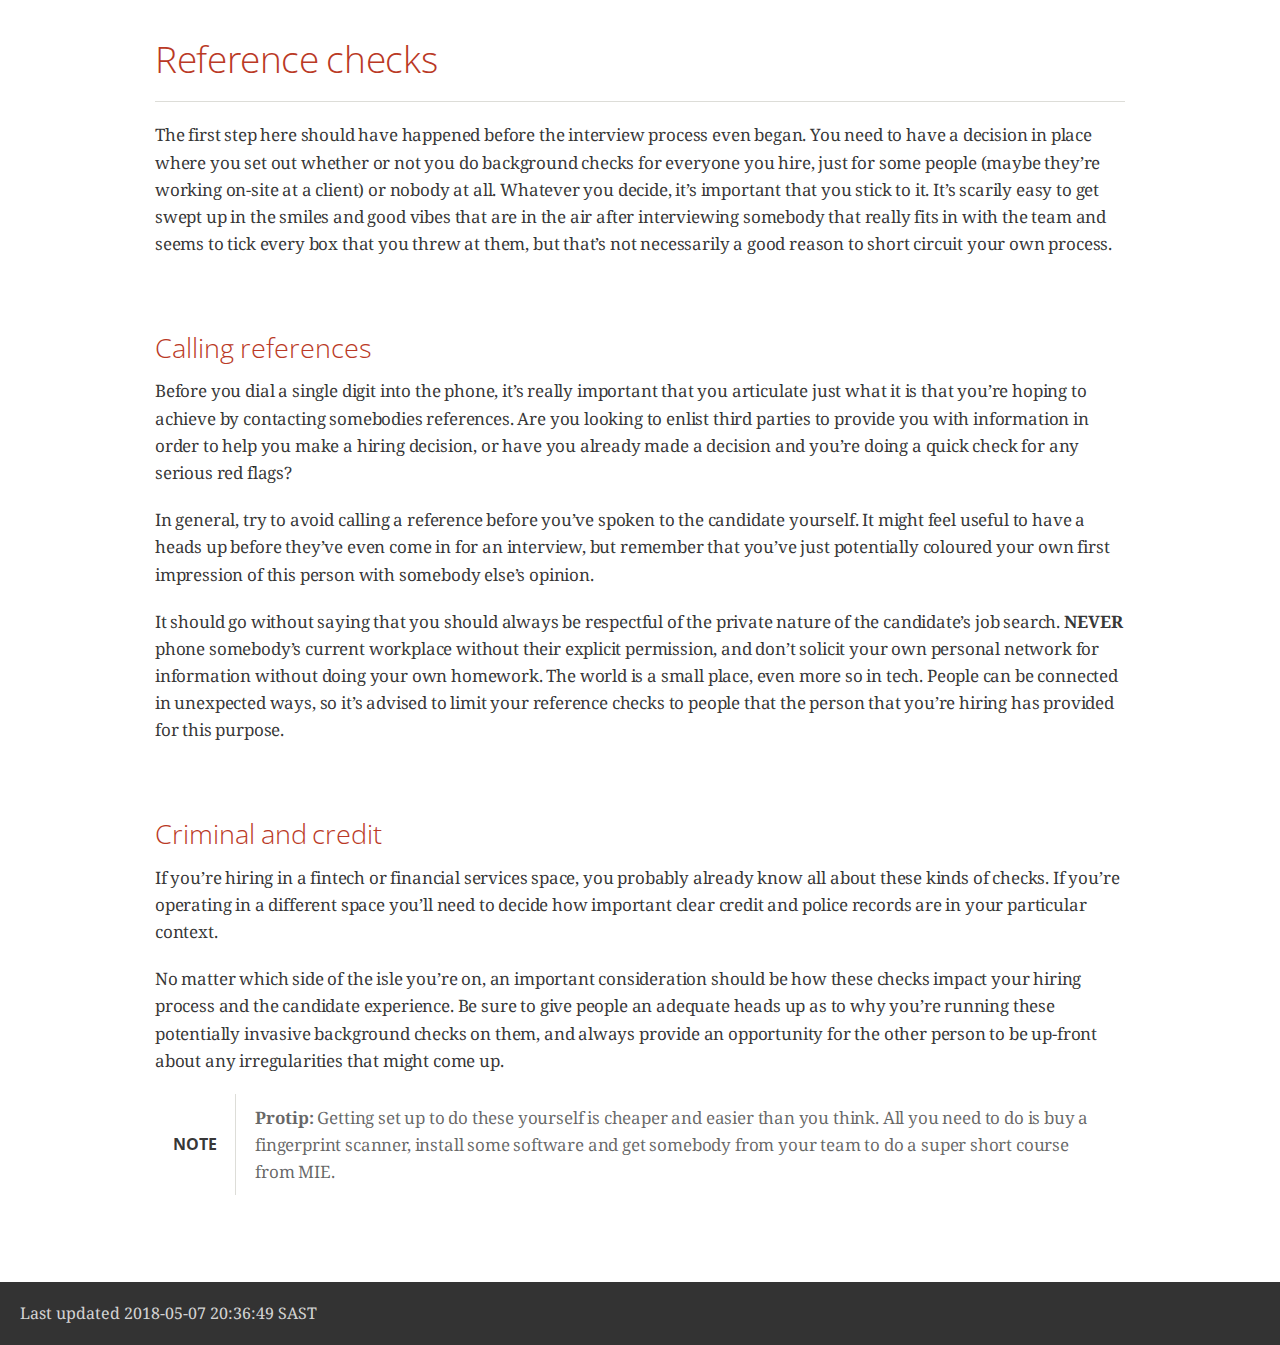
<file: referencechecks.html>
<!DOCTYPE html>
<html lang="en">
<head>
<meta charset="UTF-8">
<!--[if IE]><meta http-equiv="X-UA-Compatible" content="IE=edge"><![endif]-->
<meta name="viewport" content="width=device-width, initial-scale=1.0">
<meta name="generator" content="Asciidoctor 1.5.6.2">
<title>Reference checks</title>
<link rel="stylesheet" href="https://fonts.googleapis.com/css?family=Open+Sans:300,300italic,400,400italic,600,600italic%7CNoto+Serif:400,400italic,700,700italic%7CDroid+Sans+Mono:400,700">
<style>
/* Asciidoctor default stylesheet | MIT License | http://asciidoctor.org */
/* Remove comment around @import statement below when using as a custom stylesheet */
/*@import "https://fonts.googleapis.com/css?family=Open+Sans:300,300italic,400,400italic,600,600italic%7CNoto+Serif:400,400italic,700,700italic%7CDroid+Sans+Mono:400,700";*/
article,aside,details,figcaption,figure,footer,header,hgroup,main,nav,section,summary{display:block}
audio,canvas,video{display:inline-block}
audio:not([controls]){display:none;height:0}
[hidden],template{display:none}
script{display:none!important}
html{font-family:sans-serif;-ms-text-size-adjust:100%;-webkit-text-size-adjust:100%}
a{background:transparent}
a:focus{outline:thin dotted}
a:active,a:hover{outline:0}
h1{font-size:2em;margin:.67em 0}
abbr[title]{border-bottom:1px dotted}
b,strong{font-weight:bold}
dfn{font-style:italic}
hr{-moz-box-sizing:content-box;box-sizing:content-box;height:0}
mark{background:#ff0;color:#000}
code,kbd,pre,samp{font-family:monospace;font-size:1em}
pre{white-space:pre-wrap}
q{quotes:"\201C" "\201D" "\2018" "\2019"}
small{font-size:80%}
sub,sup{font-size:75%;line-height:0;position:relative;vertical-align:baseline}
sup{top:-.5em}
sub{bottom:-.25em}
img{border:0}
svg:not(:root){overflow:hidden}
figure{margin:0}
fieldset{border:1px solid silver;margin:0 2px;padding:.35em .625em .75em}
legend{border:0;padding:0}
button,input,select,textarea{font-family:inherit;font-size:100%;margin:0}
button,input{line-height:normal}
button,select{text-transform:none}
button,html input[type="button"],input[type="reset"],input[type="submit"]{-webkit-appearance:button;cursor:pointer}
button[disabled],html input[disabled]{cursor:default}
input[type="checkbox"],input[type="radio"]{box-sizing:border-box;padding:0}
input[type="search"]{-webkit-appearance:textfield;-moz-box-sizing:content-box;-webkit-box-sizing:content-box;box-sizing:content-box}
input[type="search"]::-webkit-search-cancel-button,input[type="search"]::-webkit-search-decoration{-webkit-appearance:none}
button::-moz-focus-inner,input::-moz-focus-inner{border:0;padding:0}
textarea{overflow:auto;vertical-align:top}
table{border-collapse:collapse;border-spacing:0}
*,*:before,*:after{-moz-box-sizing:border-box;-webkit-box-sizing:border-box;box-sizing:border-box}
html,body{font-size:100%}
body{background:#fff;color:rgba(0,0,0,.8);padding:0;margin:0;font-family:"Noto Serif","DejaVu Serif",serif;font-weight:400;font-style:normal;line-height:1;position:relative;cursor:auto;tab-size:4;-moz-osx-font-smoothing:grayscale;-webkit-font-smoothing:antialiased}
a:hover{cursor:pointer}
img,object,embed{max-width:100%;height:auto}
object,embed{height:100%}
img{-ms-interpolation-mode:bicubic}
.left{float:left!important}
.right{float:right!important}
.text-left{text-align:left!important}
.text-right{text-align:right!important}
.text-center{text-align:center!important}
.text-justify{text-align:justify!important}
.hide{display:none}
img,object,svg{display:inline-block;vertical-align:middle}
textarea{height:auto;min-height:50px}
select{width:100%}
.center{margin-left:auto;margin-right:auto}
.spread{width:100%}
p.lead,.paragraph.lead>p,#preamble>.sectionbody>.paragraph:first-of-type p{font-size:1.21875em;line-height:1.6}
.subheader,.admonitionblock td.content>.title,.audioblock>.title,.exampleblock>.title,.imageblock>.title,.listingblock>.title,.literalblock>.title,.stemblock>.title,.openblock>.title,.paragraph>.title,.quoteblock>.title,table.tableblock>.title,.verseblock>.title,.videoblock>.title,.dlist>.title,.olist>.title,.ulist>.title,.qlist>.title,.hdlist>.title{line-height:1.45;color:#7a2518;font-weight:400;margin-top:0;margin-bottom:.25em}
div,dl,dt,dd,ul,ol,li,h1,h2,h3,#toctitle,.sidebarblock>.content>.title,h4,h5,h6,pre,form,p,blockquote,th,td{margin:0;padding:0;direction:ltr}
a{color:#2156a5;text-decoration:underline;line-height:inherit}
a:hover,a:focus{color:#1d4b8f}
a img{border:none}
p{font-family:inherit;font-weight:400;font-size:1em;line-height:1.6;margin-bottom:1.25em;text-rendering:optimizeLegibility}
p aside{font-size:.875em;line-height:1.35;font-style:italic}
h1,h2,h3,#toctitle,.sidebarblock>.content>.title,h4,h5,h6{font-family:"Open Sans","DejaVu Sans",sans-serif;font-weight:300;font-style:normal;color:#ba3925;text-rendering:optimizeLegibility;margin-top:1em;margin-bottom:.5em;line-height:1.0125em}
h1 small,h2 small,h3 small,#toctitle small,.sidebarblock>.content>.title small,h4 small,h5 small,h6 small{font-size:60%;color:#e99b8f;line-height:0}
h1{font-size:2.125em}
h2{font-size:1.6875em}
h3,#toctitle,.sidebarblock>.content>.title{font-size:1.375em}
h4,h5{font-size:1.125em}
h6{font-size:1em}
hr{border:solid #ddddd8;border-width:1px 0 0;clear:both;margin:1.25em 0 1.1875em;height:0}
em,i{font-style:italic;line-height:inherit}
strong,b{font-weight:bold;line-height:inherit}
small{font-size:60%;line-height:inherit}
code{font-family:"Droid Sans Mono","DejaVu Sans Mono",monospace;font-weight:400;color:rgba(0,0,0,.9)}
ul,ol,dl{font-size:1em;line-height:1.6;margin-bottom:1.25em;list-style-position:outside;font-family:inherit}
ul,ol{margin-left:1.5em}
ul li ul,ul li ol{margin-left:1.25em;margin-bottom:0;font-size:1em}
ul.square li ul,ul.circle li ul,ul.disc li ul{list-style:inherit}
ul.square{list-style-type:square}
ul.circle{list-style-type:circle}
ul.disc{list-style-type:disc}
ol li ul,ol li ol{margin-left:1.25em;margin-bottom:0}
dl dt{margin-bottom:.3125em;font-weight:bold}
dl dd{margin-bottom:1.25em}
abbr,acronym{text-transform:uppercase;font-size:90%;color:rgba(0,0,0,.8);border-bottom:1px dotted #ddd;cursor:help}
abbr{text-transform:none}
blockquote{margin:0 0 1.25em;padding:.5625em 1.25em 0 1.1875em;border-left:1px solid #ddd}
blockquote cite{display:block;font-size:.9375em;color:rgba(0,0,0,.6)}
blockquote cite:before{content:"\2014 \0020"}
blockquote cite a,blockquote cite a:visited{color:rgba(0,0,0,.6)}
blockquote,blockquote p{line-height:1.6;color:rgba(0,0,0,.85)}
@media only screen and (min-width:768px){h1,h2,h3,#toctitle,.sidebarblock>.content>.title,h4,h5,h6{line-height:1.2}
h1{font-size:2.75em}
h2{font-size:2.3125em}
h3,#toctitle,.sidebarblock>.content>.title{font-size:1.6875em}
h4{font-size:1.4375em}}
table{background:#fff;margin-bottom:1.25em;border:solid 1px #dedede}
table thead,table tfoot{background:#f7f8f7;font-weight:bold}
table thead tr th,table thead tr td,table tfoot tr th,table tfoot tr td{padding:.5em .625em .625em;font-size:inherit;color:rgba(0,0,0,.8);text-align:left}
table tr th,table tr td{padding:.5625em .625em;font-size:inherit;color:rgba(0,0,0,.8)}
table tr.even,table tr.alt,table tr:nth-of-type(even){background:#f8f8f7}
table thead tr th,table tfoot tr th,table tbody tr td,table tr td,table tfoot tr td{display:table-cell;line-height:1.6}
h1,h2,h3,#toctitle,.sidebarblock>.content>.title,h4,h5,h6{line-height:1.2;word-spacing:-.05em}
h1 strong,h2 strong,h3 strong,#toctitle strong,.sidebarblock>.content>.title strong,h4 strong,h5 strong,h6 strong{font-weight:400}
.clearfix:before,.clearfix:after,.float-group:before,.float-group:after{content:" ";display:table}
.clearfix:after,.float-group:after{clear:both}
*:not(pre)>code{font-size:.9375em;font-style:normal!important;letter-spacing:0;padding:.1em .5ex;word-spacing:-.15em;background-color:#f7f7f8;-webkit-border-radius:4px;border-radius:4px;line-height:1.45;text-rendering:optimizeSpeed;word-wrap:break-word}
*:not(pre)>code.nobreak{word-wrap:normal}
*:not(pre)>code.nowrap{white-space:nowrap}
pre,pre>code{line-height:1.45;color:rgba(0,0,0,.9);font-family:"Droid Sans Mono","DejaVu Sans Mono",monospace;font-weight:400;text-rendering:optimizeSpeed}
em em{font-style:normal}
strong strong{font-weight:400}
.keyseq{color:rgba(51,51,51,.8)}
kbd{font-family:"Droid Sans Mono","DejaVu Sans Mono",monospace;display:inline-block;color:rgba(0,0,0,.8);font-size:.65em;line-height:1.45;background-color:#f7f7f7;border:1px solid #ccc;-webkit-border-radius:3px;border-radius:3px;-webkit-box-shadow:0 1px 0 rgba(0,0,0,.2),0 0 0 .1em white inset;box-shadow:0 1px 0 rgba(0,0,0,.2),0 0 0 .1em #fff inset;margin:0 .15em;padding:.2em .5em;vertical-align:middle;position:relative;top:-.1em;white-space:nowrap}
.keyseq kbd:first-child{margin-left:0}
.keyseq kbd:last-child{margin-right:0}
.menuseq,.menuref{color:#000}
.menuseq b:not(.caret),.menuref{font-weight:inherit}
.menuseq{word-spacing:-.02em}
.menuseq b.caret{font-size:1.25em;line-height:.8}
.menuseq i.caret{font-weight:bold;text-align:center;width:.45em}
b.button:before,b.button:after{position:relative;top:-1px;font-weight:400}
b.button:before{content:"[";padding:0 3px 0 2px}
b.button:after{content:"]";padding:0 2px 0 3px}
p a>code:hover{color:rgba(0,0,0,.9)}
#header,#content,#footnotes,#footer{width:100%;margin-left:auto;margin-right:auto;margin-top:0;margin-bottom:0;max-width:62.5em;*zoom:1;position:relative;padding-left:.9375em;padding-right:.9375em}
#header:before,#header:after,#content:before,#content:after,#footnotes:before,#footnotes:after,#footer:before,#footer:after{content:" ";display:table}
#header:after,#content:after,#footnotes:after,#footer:after{clear:both}
#content{margin-top:1.25em}
#content:before{content:none}
#header>h1:first-child{color:rgba(0,0,0,.85);margin-top:2.25rem;margin-bottom:0}
#header>h1:first-child+#toc{margin-top:8px;border-top:1px solid #ddddd8}
#header>h1:only-child,body.toc2 #header>h1:nth-last-child(2){border-bottom:1px solid #ddddd8;padding-bottom:8px}
#header .details{border-bottom:1px solid #ddddd8;line-height:1.45;padding-top:.25em;padding-bottom:.25em;padding-left:.25em;color:rgba(0,0,0,.6);display:-ms-flexbox;display:-webkit-flex;display:flex;-ms-flex-flow:row wrap;-webkit-flex-flow:row wrap;flex-flow:row wrap}
#header .details span:first-child{margin-left:-.125em}
#header .details span.email a{color:rgba(0,0,0,.85)}
#header .details br{display:none}
#header .details br+span:before{content:"\00a0\2013\00a0"}
#header .details br+span.author:before{content:"\00a0\22c5\00a0";color:rgba(0,0,0,.85)}
#header .details br+span#revremark:before{content:"\00a0|\00a0"}
#header #revnumber{text-transform:capitalize}
#header #revnumber:after{content:"\00a0"}
#content>h1:first-child:not([class]){color:rgba(0,0,0,.85);border-bottom:1px solid #ddddd8;padding-bottom:8px;margin-top:0;padding-top:1rem;margin-bottom:1.25rem}
#toc{border-bottom:1px solid #efefed;padding-bottom:.5em}
#toc>ul{margin-left:.125em}
#toc ul.sectlevel0>li>a{font-style:italic}
#toc ul.sectlevel0 ul.sectlevel1{margin:.5em 0}
#toc ul{font-family:"Open Sans","DejaVu Sans",sans-serif;list-style-type:none}
#toc li{line-height:1.3334;margin-top:.3334em}
#toc a{text-decoration:none}
#toc a:active{text-decoration:underline}
#toctitle{color:#7a2518;font-size:1.2em}
@media only screen and (min-width:768px){#toctitle{font-size:1.375em}
body.toc2{padding-left:15em;padding-right:0}
#toc.toc2{margin-top:0!important;background-color:#f8f8f7;position:fixed;width:15em;left:0;top:0;border-right:1px solid #efefed;border-top-width:0!important;border-bottom-width:0!important;z-index:1000;padding:1.25em 1em;height:100%;overflow:auto}
#toc.toc2 #toctitle{margin-top:0;margin-bottom:.8rem;font-size:1.2em}
#toc.toc2>ul{font-size:.9em;margin-bottom:0}
#toc.toc2 ul ul{margin-left:0;padding-left:1em}
#toc.toc2 ul.sectlevel0 ul.sectlevel1{padding-left:0;margin-top:.5em;margin-bottom:.5em}
body.toc2.toc-right{padding-left:0;padding-right:15em}
body.toc2.toc-right #toc.toc2{border-right-width:0;border-left:1px solid #efefed;left:auto;right:0}}
@media only screen and (min-width:1280px){body.toc2{padding-left:20em;padding-right:0}
#toc.toc2{width:20em}
#toc.toc2 #toctitle{font-size:1.375em}
#toc.toc2>ul{font-size:.95em}
#toc.toc2 ul ul{padding-left:1.25em}
body.toc2.toc-right{padding-left:0;padding-right:20em}}
#content #toc{border-style:solid;border-width:1px;border-color:#e0e0dc;margin-bottom:1.25em;padding:1.25em;background:#f8f8f7;-webkit-border-radius:4px;border-radius:4px}
#content #toc>:first-child{margin-top:0}
#content #toc>:last-child{margin-bottom:0}
#footer{max-width:100%;background-color:rgba(0,0,0,.8);padding:1.25em}
#footer-text{color:rgba(255,255,255,.8);line-height:1.44}
.sect1{padding-bottom:.625em}
@media only screen and (min-width:768px){.sect1{padding-bottom:1.25em}}
.sect1+.sect1{border-top:1px solid #efefed}
#content h1>a.anchor,h2>a.anchor,h3>a.anchor,#toctitle>a.anchor,.sidebarblock>.content>.title>a.anchor,h4>a.anchor,h5>a.anchor,h6>a.anchor{position:absolute;z-index:1001;width:1.5ex;margin-left:-1.5ex;display:block;text-decoration:none!important;visibility:hidden;text-align:center;font-weight:400}
#content h1>a.anchor:before,h2>a.anchor:before,h3>a.anchor:before,#toctitle>a.anchor:before,.sidebarblock>.content>.title>a.anchor:before,h4>a.anchor:before,h5>a.anchor:before,h6>a.anchor:before{content:"\00A7";font-size:.85em;display:block;padding-top:.1em}
#content h1:hover>a.anchor,#content h1>a.anchor:hover,h2:hover>a.anchor,h2>a.anchor:hover,h3:hover>a.anchor,#toctitle:hover>a.anchor,.sidebarblock>.content>.title:hover>a.anchor,h3>a.anchor:hover,#toctitle>a.anchor:hover,.sidebarblock>.content>.title>a.anchor:hover,h4:hover>a.anchor,h4>a.anchor:hover,h5:hover>a.anchor,h5>a.anchor:hover,h6:hover>a.anchor,h6>a.anchor:hover{visibility:visible}
#content h1>a.link,h2>a.link,h3>a.link,#toctitle>a.link,.sidebarblock>.content>.title>a.link,h4>a.link,h5>a.link,h6>a.link{color:#ba3925;text-decoration:none}
#content h1>a.link:hover,h2>a.link:hover,h3>a.link:hover,#toctitle>a.link:hover,.sidebarblock>.content>.title>a.link:hover,h4>a.link:hover,h5>a.link:hover,h6>a.link:hover{color:#a53221}
.audioblock,.imageblock,.literalblock,.listingblock,.stemblock,.videoblock{margin-bottom:1.25em}
.admonitionblock td.content>.title,.audioblock>.title,.exampleblock>.title,.imageblock>.title,.listingblock>.title,.literalblock>.title,.stemblock>.title,.openblock>.title,.paragraph>.title,.quoteblock>.title,table.tableblock>.title,.verseblock>.title,.videoblock>.title,.dlist>.title,.olist>.title,.ulist>.title,.qlist>.title,.hdlist>.title{text-rendering:optimizeLegibility;text-align:left;font-family:"Noto Serif","DejaVu Serif",serif;font-size:1rem;font-style:italic}
table.tableblock>caption.title{white-space:nowrap;overflow:visible;max-width:0}
.paragraph.lead>p,#preamble>.sectionbody>.paragraph:first-of-type p{color:rgba(0,0,0,.85)}
table.tableblock #preamble>.sectionbody>.paragraph:first-of-type p{font-size:inherit}
.admonitionblock>table{border-collapse:separate;border:0;background:none;width:100%}
.admonitionblock>table td.icon{text-align:center;width:80px}
.admonitionblock>table td.icon img{max-width:initial}
.admonitionblock>table td.icon .title{font-weight:bold;font-family:"Open Sans","DejaVu Sans",sans-serif;text-transform:uppercase}
.admonitionblock>table td.content{padding-left:1.125em;padding-right:1.25em;border-left:1px solid #ddddd8;color:rgba(0,0,0,.6)}
.admonitionblock>table td.content>:last-child>:last-child{margin-bottom:0}
.exampleblock>.content{border-style:solid;border-width:1px;border-color:#e6e6e6;margin-bottom:1.25em;padding:1.25em;background:#fff;-webkit-border-radius:4px;border-radius:4px}
.exampleblock>.content>:first-child{margin-top:0}
.exampleblock>.content>:last-child{margin-bottom:0}
.sidebarblock{border-style:solid;border-width:1px;border-color:#e0e0dc;margin-bottom:1.25em;padding:1.25em;background:#f8f8f7;-webkit-border-radius:4px;border-radius:4px}
.sidebarblock>:first-child{margin-top:0}
.sidebarblock>:last-child{margin-bottom:0}
.sidebarblock>.content>.title{color:#7a2518;margin-top:0;text-align:center}
.exampleblock>.content>:last-child>:last-child,.exampleblock>.content .olist>ol>li:last-child>:last-child,.exampleblock>.content .ulist>ul>li:last-child>:last-child,.exampleblock>.content .qlist>ol>li:last-child>:last-child,.sidebarblock>.content>:last-child>:last-child,.sidebarblock>.content .olist>ol>li:last-child>:last-child,.sidebarblock>.content .ulist>ul>li:last-child>:last-child,.sidebarblock>.content .qlist>ol>li:last-child>:last-child{margin-bottom:0}
.literalblock pre,.listingblock pre:not(.highlight),.listingblock pre[class="highlight"],.listingblock pre[class^="highlight "],.listingblock pre.CodeRay,.listingblock pre.prettyprint{background:#f7f7f8}
.sidebarblock .literalblock pre,.sidebarblock .listingblock pre:not(.highlight),.sidebarblock .listingblock pre[class="highlight"],.sidebarblock .listingblock pre[class^="highlight "],.sidebarblock .listingblock pre.CodeRay,.sidebarblock .listingblock pre.prettyprint{background:#f2f1f1}
.literalblock pre,.literalblock pre[class],.listingblock pre,.listingblock pre[class]{-webkit-border-radius:4px;border-radius:4px;word-wrap:break-word;padding:1em;font-size:.8125em}
.literalblock pre.nowrap,.literalblock pre[class].nowrap,.listingblock pre.nowrap,.listingblock pre[class].nowrap{overflow-x:auto;white-space:pre;word-wrap:normal}
@media only screen and (min-width:768px){.literalblock pre,.literalblock pre[class],.listingblock pre,.listingblock pre[class]{font-size:.90625em}}
@media only screen and (min-width:1280px){.literalblock pre,.literalblock pre[class],.listingblock pre,.listingblock pre[class]{font-size:1em}}
.literalblock.output pre{color:#f7f7f8;background-color:rgba(0,0,0,.9)}
.listingblock pre.highlightjs{padding:0}
.listingblock pre.highlightjs>code{padding:1em;-webkit-border-radius:4px;border-radius:4px}
.listingblock pre.prettyprint{border-width:0}
.listingblock>.content{position:relative}
.listingblock code[data-lang]:before{display:none;content:attr(data-lang);position:absolute;font-size:.75em;top:.425rem;right:.5rem;line-height:1;text-transform:uppercase;color:#999}
.listingblock:hover code[data-lang]:before{display:block}
.listingblock.terminal pre .command:before{content:attr(data-prompt);padding-right:.5em;color:#999}
.listingblock.terminal pre .command:not([data-prompt]):before{content:"$"}
table.pyhltable{border-collapse:separate;border:0;margin-bottom:0;background:none}
table.pyhltable td{vertical-align:top;padding-top:0;padding-bottom:0;line-height:1.45}
table.pyhltable td.code{padding-left:.75em;padding-right:0}
pre.pygments .lineno,table.pyhltable td:not(.code){color:#999;padding-left:0;padding-right:.5em;border-right:1px solid #ddddd8}
pre.pygments .lineno{display:inline-block;margin-right:.25em}
table.pyhltable .linenodiv{background:none!important;padding-right:0!important}
.quoteblock{margin:0 1em 1.25em 1.5em;display:table}
.quoteblock>.title{margin-left:-1.5em;margin-bottom:.75em}
.quoteblock blockquote,.quoteblock blockquote p{color:rgba(0,0,0,.85);font-size:1.15rem;line-height:1.75;word-spacing:.1em;letter-spacing:0;font-style:italic;text-align:justify}
.quoteblock blockquote{margin:0;padding:0;border:0}
.quoteblock blockquote:before{content:"\201c";float:left;font-size:2.75em;font-weight:bold;line-height:.6em;margin-left:-.6em;color:#7a2518;text-shadow:0 1px 2px rgba(0,0,0,.1)}
.quoteblock blockquote>.paragraph:last-child p{margin-bottom:0}
.quoteblock .attribution{margin-top:.5em;margin-right:.5ex;text-align:right}
.quoteblock .quoteblock{margin-left:0;margin-right:0;padding:.5em 0;border-left:3px solid rgba(0,0,0,.6)}
.quoteblock .quoteblock blockquote{padding:0 0 0 .75em}
.quoteblock .quoteblock blockquote:before{display:none}
.verseblock{margin:0 1em 1.25em 1em}
.verseblock pre{font-family:"Open Sans","DejaVu Sans",sans;font-size:1.15rem;color:rgba(0,0,0,.85);font-weight:300;text-rendering:optimizeLegibility}
.verseblock pre strong{font-weight:400}
.verseblock .attribution{margin-top:1.25rem;margin-left:.5ex}
.quoteblock .attribution,.verseblock .attribution{font-size:.9375em;line-height:1.45;font-style:italic}
.quoteblock .attribution br,.verseblock .attribution br{display:none}
.quoteblock .attribution cite,.verseblock .attribution cite{display:block;letter-spacing:-.025em;color:rgba(0,0,0,.6)}
.quoteblock.abstract{margin:0 0 1.25em 0;display:block}
.quoteblock.abstract blockquote,.quoteblock.abstract blockquote p{text-align:left;word-spacing:0}
.quoteblock.abstract blockquote:before,.quoteblock.abstract blockquote p:first-of-type:before{display:none}
table.tableblock{max-width:100%;border-collapse:separate}
table.tableblock td>.paragraph:last-child p>p:last-child,table.tableblock th>p:last-child,table.tableblock td>p:last-child{margin-bottom:0}
table.tableblock,th.tableblock,td.tableblock{border:0 solid #dedede}
table.grid-all>thead>tr>.tableblock,table.grid-all>tbody>tr>.tableblock{border-width:0 1px 1px 0}
table.grid-all>tfoot>tr>.tableblock{border-width:1px 1px 0 0}
table.grid-cols>*>tr>.tableblock{border-width:0 1px 0 0}
table.grid-rows>thead>tr>.tableblock,table.grid-rows>tbody>tr>.tableblock{border-width:0 0 1px 0}
table.grid-rows>tfoot>tr>.tableblock{border-width:1px 0 0 0}
table.grid-all>*>tr>.tableblock:last-child,table.grid-cols>*>tr>.tableblock:last-child{border-right-width:0}
table.grid-all>tbody>tr:last-child>.tableblock,table.grid-all>thead:last-child>tr>.tableblock,table.grid-rows>tbody>tr:last-child>.tableblock,table.grid-rows>thead:last-child>tr>.tableblock{border-bottom-width:0}
table.frame-all{border-width:1px}
table.frame-sides{border-width:0 1px}
table.frame-topbot{border-width:1px 0}
th.halign-left,td.halign-left{text-align:left}
th.halign-right,td.halign-right{text-align:right}
th.halign-center,td.halign-center{text-align:center}
th.valign-top,td.valign-top{vertical-align:top}
th.valign-bottom,td.valign-bottom{vertical-align:bottom}
th.valign-middle,td.valign-middle{vertical-align:middle}
table thead th,table tfoot th{font-weight:bold}
tbody tr th{display:table-cell;line-height:1.6;background:#f7f8f7}
tbody tr th,tbody tr th p,tfoot tr th,tfoot tr th p{color:rgba(0,0,0,.8);font-weight:bold}
p.tableblock>code:only-child{background:none;padding:0}
p.tableblock{font-size:1em}
td>div.verse{white-space:pre}
ol{margin-left:1.75em}
ul li ol{margin-left:1.5em}
dl dd{margin-left:1.125em}
dl dd:last-child,dl dd:last-child>:last-child{margin-bottom:0}
ol>li p,ul>li p,ul dd,ol dd,.olist .olist,.ulist .ulist,.ulist .olist,.olist .ulist{margin-bottom:.625em}
ul.checklist,ul.none,ol.none,ul.no-bullet,ol.no-bullet,ol.unnumbered,ul.unstyled,ol.unstyled{list-style-type:none}
ul.no-bullet,ol.no-bullet,ol.unnumbered{margin-left:.625em}
ul.unstyled,ol.unstyled{margin-left:0}
ul.checklist{margin-left:.625em}
ul.checklist li>p:first-child>.fa-square-o:first-child,ul.checklist li>p:first-child>.fa-check-square-o:first-child{width:1.25em;font-size:.8em;position:relative;bottom:.125em}
ul.checklist li>p:first-child>input[type="checkbox"]:first-child{margin-right:.25em}
ul.inline{margin:0 auto .625em auto;margin-left:-1.375em;margin-right:0;padding:0;list-style:none;overflow:hidden}
ul.inline>li{list-style:none;float:left;margin-left:1.375em;display:block}
ul.inline>li>*{display:block}
.unstyled dl dt{font-weight:400;font-style:normal}
ol.arabic{list-style-type:decimal}
ol.decimal{list-style-type:decimal-leading-zero}
ol.loweralpha{list-style-type:lower-alpha}
ol.upperalpha{list-style-type:upper-alpha}
ol.lowerroman{list-style-type:lower-roman}
ol.upperroman{list-style-type:upper-roman}
ol.lowergreek{list-style-type:lower-greek}
.hdlist>table,.colist>table{border:0;background:none}
.hdlist>table>tbody>tr,.colist>table>tbody>tr{background:none}
td.hdlist1,td.hdlist2{vertical-align:top;padding:0 .625em}
td.hdlist1{font-weight:bold;padding-bottom:1.25em}
.literalblock+.colist,.listingblock+.colist{margin-top:-.5em}
.colist>table tr>td:first-of-type{padding:.4em .75em 0 .75em;line-height:1;vertical-align:top}
.colist>table tr>td:first-of-type img{max-width:initial}
.colist>table tr>td:last-of-type{padding:.25em 0}
.thumb,.th{line-height:0;display:inline-block;border:solid 4px #fff;-webkit-box-shadow:0 0 0 1px #ddd;box-shadow:0 0 0 1px #ddd}
.imageblock.left,.imageblock[style*="float: left"]{margin:.25em .625em 1.25em 0}
.imageblock.right,.imageblock[style*="float: right"]{margin:.25em 0 1.25em .625em}
.imageblock>.title{margin-bottom:0}
.imageblock.thumb,.imageblock.th{border-width:6px}
.imageblock.thumb>.title,.imageblock.th>.title{padding:0 .125em}
.image.left,.image.right{margin-top:.25em;margin-bottom:.25em;display:inline-block;line-height:0}
.image.left{margin-right:.625em}
.image.right{margin-left:.625em}
a.image{text-decoration:none;display:inline-block}
a.image object{pointer-events:none}
sup.footnote,sup.footnoteref{font-size:.875em;position:static;vertical-align:super}
sup.footnote a,sup.footnoteref a{text-decoration:none}
sup.footnote a:active,sup.footnoteref a:active{text-decoration:underline}
#footnotes{padding-top:.75em;padding-bottom:.75em;margin-bottom:.625em}
#footnotes hr{width:20%;min-width:6.25em;margin:-.25em 0 .75em 0;border-width:1px 0 0 0}
#footnotes .footnote{padding:0 .375em 0 .225em;line-height:1.3334;font-size:.875em;margin-left:1.2em;text-indent:-1.05em;margin-bottom:.2em}
#footnotes .footnote a:first-of-type{font-weight:bold;text-decoration:none}
#footnotes .footnote:last-of-type{margin-bottom:0}
#content #footnotes{margin-top:-.625em;margin-bottom:0;padding:.75em 0}
.gist .file-data>table{border:0;background:#fff;width:100%;margin-bottom:0}
.gist .file-data>table td.line-data{width:99%}
div.unbreakable{page-break-inside:avoid}
.big{font-size:larger}
.small{font-size:smaller}
.underline{text-decoration:underline}
.overline{text-decoration:overline}
.line-through{text-decoration:line-through}
.aqua{color:#00bfbf}
.aqua-background{background-color:#00fafa}
.black{color:#000}
.black-background{background-color:#000}
.blue{color:#0000bf}
.blue-background{background-color:#0000fa}
.fuchsia{color:#bf00bf}
.fuchsia-background{background-color:#fa00fa}
.gray{color:#606060}
.gray-background{background-color:#7d7d7d}
.green{color:#006000}
.green-background{background-color:#007d00}
.lime{color:#00bf00}
.lime-background{background-color:#00fa00}
.maroon{color:#600000}
.maroon-background{background-color:#7d0000}
.navy{color:#000060}
.navy-background{background-color:#00007d}
.olive{color:#606000}
.olive-background{background-color:#7d7d00}
.purple{color:#600060}
.purple-background{background-color:#7d007d}
.red{color:#bf0000}
.red-background{background-color:#fa0000}
.silver{color:#909090}
.silver-background{background-color:#bcbcbc}
.teal{color:#006060}
.teal-background{background-color:#007d7d}
.white{color:#bfbfbf}
.white-background{background-color:#fafafa}
.yellow{color:#bfbf00}
.yellow-background{background-color:#fafa00}
span.icon>.fa{cursor:default}
a span.icon>.fa{cursor:inherit}
.admonitionblock td.icon [class^="fa icon-"]{font-size:2.5em;text-shadow:1px 1px 2px rgba(0,0,0,.5);cursor:default}
.admonitionblock td.icon .icon-note:before{content:"\f05a";color:#19407c}
.admonitionblock td.icon .icon-tip:before{content:"\f0eb";text-shadow:1px 1px 2px rgba(155,155,0,.8);color:#111}
.admonitionblock td.icon .icon-warning:before{content:"\f071";color:#bf6900}
.admonitionblock td.icon .icon-caution:before{content:"\f06d";color:#bf3400}
.admonitionblock td.icon .icon-important:before{content:"\f06a";color:#bf0000}
.conum[data-value]{display:inline-block;color:#fff!important;background-color:rgba(0,0,0,.8);-webkit-border-radius:100px;border-radius:100px;text-align:center;font-size:.75em;width:1.67em;height:1.67em;line-height:1.67em;font-family:"Open Sans","DejaVu Sans",sans-serif;font-style:normal;font-weight:bold}
.conum[data-value] *{color:#fff!important}
.conum[data-value]+b{display:none}
.conum[data-value]:after{content:attr(data-value)}
pre .conum[data-value]{position:relative;top:-.125em}
b.conum *{color:inherit!important}
.conum:not([data-value]):empty{display:none}
dt,th.tableblock,td.content,div.footnote{text-rendering:optimizeLegibility}
h1,h2,p,td.content,span.alt{letter-spacing:-.01em}
p strong,td.content strong,div.footnote strong{letter-spacing:-.005em}
p,blockquote,dt,td.content,span.alt{font-size:1.0625rem}
p{margin-bottom:1.25rem}
.sidebarblock p,.sidebarblock dt,.sidebarblock td.content,p.tableblock{font-size:1em}
.exampleblock>.content{background-color:#fffef7;border-color:#e0e0dc;-webkit-box-shadow:0 1px 4px #e0e0dc;box-shadow:0 1px 4px #e0e0dc}
.print-only{display:none!important}
@media print{@page{margin:1.25cm .75cm}
*{-webkit-box-shadow:none!important;box-shadow:none!important;text-shadow:none!important}
a{color:inherit!important;text-decoration:underline!important}
a.bare,a[href^="#"],a[href^="mailto:"]{text-decoration:none!important}
a[href^="http:"]:not(.bare):after,a[href^="https:"]:not(.bare):after{content:"(" attr(href) ")";display:inline-block;font-size:.875em;padding-left:.25em}
abbr[title]:after{content:" (" attr(title) ")"}
pre,blockquote,tr,img,object,svg{page-break-inside:avoid}
thead{display:table-header-group}
svg{max-width:100%}
p,blockquote,dt,td.content{font-size:1em;orphans:3;widows:3}
h2,h3,#toctitle,.sidebarblock>.content>.title{page-break-after:avoid}
#toc,.sidebarblock,.exampleblock>.content{background:none!important}
#toc{border-bottom:1px solid #ddddd8!important;padding-bottom:0!important}
.sect1{padding-bottom:0!important}
.sect1+.sect1{border:0!important}
#header>h1:first-child{margin-top:1.25rem}
body.book #header{text-align:center}
body.book #header>h1:first-child{border:0!important;margin:2.5em 0 1em 0}
body.book #header .details{border:0!important;display:block;padding:0!important}
body.book #header .details span:first-child{margin-left:0!important}
body.book #header .details br{display:block}
body.book #header .details br+span:before{content:none!important}
body.book #toc{border:0!important;text-align:left!important;padding:0!important;margin:0!important}
body.book #toc,body.book #preamble,body.book h1.sect0,body.book .sect1>h2{page-break-before:always}
.listingblock code[data-lang]:before{display:block}
#footer{background:none!important;padding:0 .9375em}
#footer-text{color:rgba(0,0,0,.6)!important;font-size:.9em}
.hide-on-print{display:none!important}
.print-only{display:block!important}
.hide-for-print{display:none!important}
.show-for-print{display:inherit!important}}
</style>
</head>
<body class="article">
<div id="header">
</div>
<div id="content">
<div class="sect1">
<h2 id="_reference_checks">Reference checks</h2>
<div class="sectionbody">
<hr>
<div class="paragraph">
<p>The first step here should have happened before the interview process even began. You need to have a decision in place where you set out whether or not you do background checks for everyone you hire, just for some people (maybe they’re working on-site at a client) or nobody at all. Whatever you decide, it’s important that you stick to it. It’s scarily easy to get swept up in the smiles and good vibes that are in the air after interviewing somebody that really fits in with the team and seems to tick every box that you threw at them, but that’s not necessarily a good reason to short circuit your own process.</p>
</div>
<div class="paragraph">
<p>&#160;<br></p>
</div>
<div class="sect2">
<h3 id="_calling_references">Calling references</h3>
<div class="paragraph">
<p>Before you dial a single digit into the phone, it’s really important that you articulate just what it is that you’re hoping to achieve by contacting somebodies references. Are you looking to enlist third parties to provide you with information in order to help you make a hiring decision, or have you already made a decision and you’re doing a quick check for any serious red flags?</p>
</div>
<div class="paragraph">
<p>In general, try to avoid calling a reference before you’ve spoken to the candidate yourself. It might feel useful to have a heads up before they’ve even come in for an interview, but remember that you’ve just potentially coloured your own first impression of this person with somebody else’s opinion.</p>
</div>
<div class="paragraph">
<p>It should go without saying that you should always be respectful of the private nature of the candidate’s job search. <strong>NEVER</strong> phone somebody’s current workplace without their explicit permission, and don’t solicit your own personal network for information without doing your own homework. The world is a small place, even more so in tech. People can be connected in unexpected ways, so it’s advised to limit your reference checks to people that the person that you’re hiring has provided for this purpose.</p>
</div>
<div class="paragraph">
<p>&#160;<br></p>
</div>
</div>
<div class="sect2">
<h3 id="_criminal_and_credit">Criminal and credit</h3>
<div class="paragraph">
<p>If you’re hiring in a fintech or financial services space, you probably already know all about these kinds of checks. If you’re operating in a different space you’ll need to decide how important clear credit and police records are in your particular context.</p>
</div>
<div class="paragraph">
<p>No matter which side of the isle you’re on, an important consideration should be how these checks impact your hiring process and the candidate experience. Be sure to give people an adequate heads up as to why you’re running these potentially invasive background checks on them, and always provide an opportunity for the other person to be up-front about any irregularities that might come up.</p>
</div>
<div class="admonitionblock note">
<table>
<tr>
<td class="icon">
<div class="title">Note</div>
</td>
<td class="content">
<strong>Protip:</strong> Getting set up to do these yourself is cheaper and easier than you think. All you need to do is buy a fingerprint scanner, install some software and get somebody from your team to do a super short course from MIE.
</td>
</tr>
</table>
</div>
<div class="paragraph">
<p>&#160;<br></p>
</div>
</div>
</div>
</div>
</div>
<div id="footer">
<div id="footer-text">
Last updated 2018-05-07 20:36:49 SAST
</div>
</div>
</body>
</html>
</file>
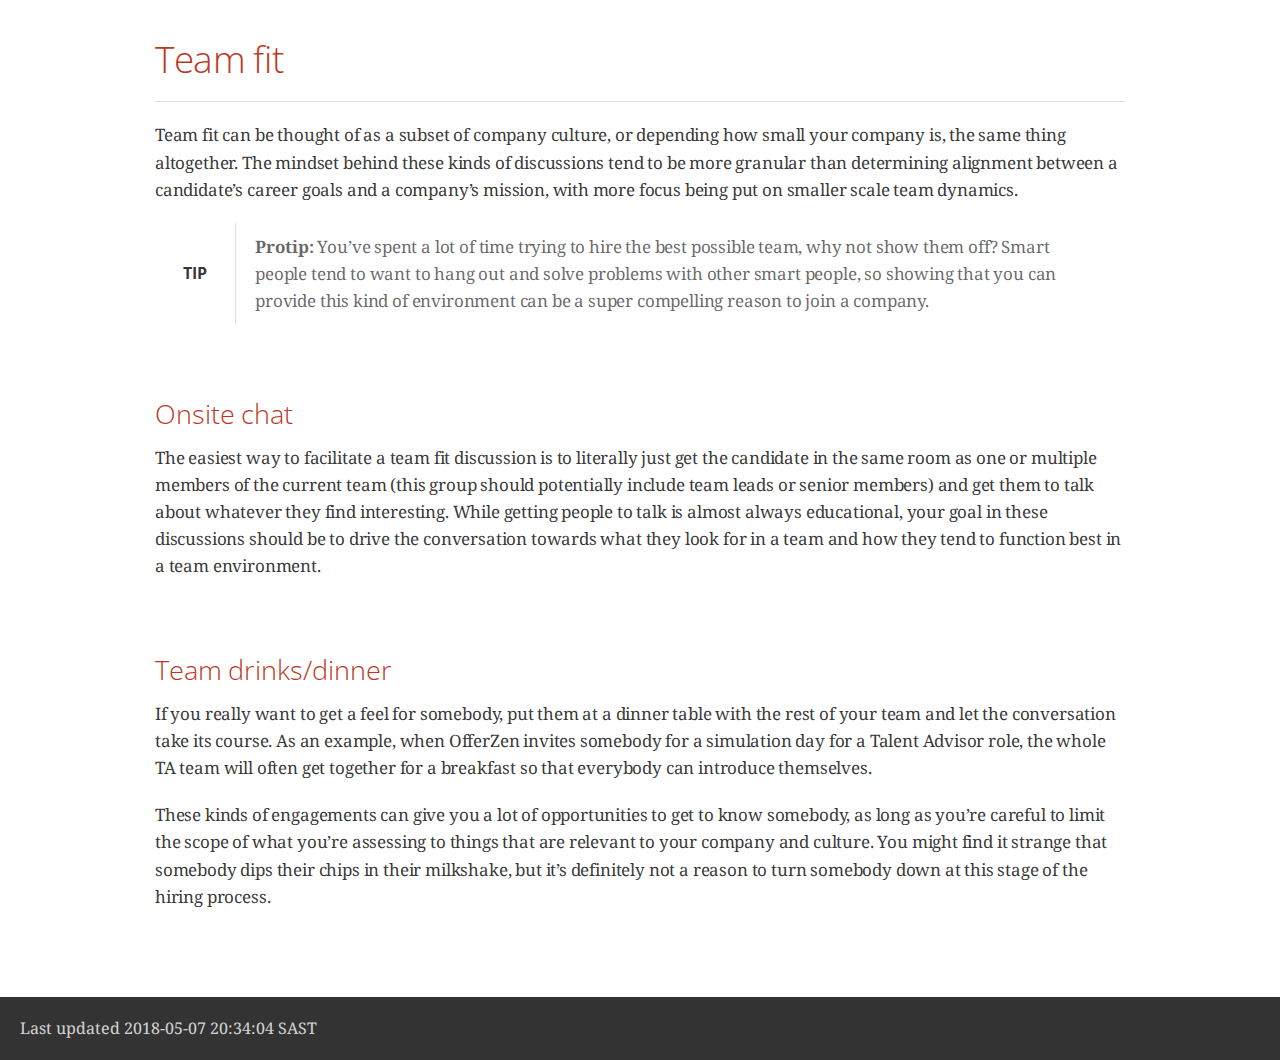
<file: teamfit.html>
<!DOCTYPE html>
<html lang="en">
<head>
<meta charset="UTF-8">
<!--[if IE]><meta http-equiv="X-UA-Compatible" content="IE=edge"><![endif]-->
<meta name="viewport" content="width=device-width, initial-scale=1.0">
<meta name="generator" content="Asciidoctor 1.5.6.2">
<title>Team fit</title>
<link rel="stylesheet" href="https://fonts.googleapis.com/css?family=Open+Sans:300,300italic,400,400italic,600,600italic%7CNoto+Serif:400,400italic,700,700italic%7CDroid+Sans+Mono:400,700">
<style>
/* Asciidoctor default stylesheet | MIT License | http://asciidoctor.org */
/* Remove comment around @import statement below when using as a custom stylesheet */
/*@import "https://fonts.googleapis.com/css?family=Open+Sans:300,300italic,400,400italic,600,600italic%7CNoto+Serif:400,400italic,700,700italic%7CDroid+Sans+Mono:400,700";*/
article,aside,details,figcaption,figure,footer,header,hgroup,main,nav,section,summary{display:block}
audio,canvas,video{display:inline-block}
audio:not([controls]){display:none;height:0}
[hidden],template{display:none}
script{display:none!important}
html{font-family:sans-serif;-ms-text-size-adjust:100%;-webkit-text-size-adjust:100%}
a{background:transparent}
a:focus{outline:thin dotted}
a:active,a:hover{outline:0}
h1{font-size:2em;margin:.67em 0}
abbr[title]{border-bottom:1px dotted}
b,strong{font-weight:bold}
dfn{font-style:italic}
hr{-moz-box-sizing:content-box;box-sizing:content-box;height:0}
mark{background:#ff0;color:#000}
code,kbd,pre,samp{font-family:monospace;font-size:1em}
pre{white-space:pre-wrap}
q{quotes:"\201C" "\201D" "\2018" "\2019"}
small{font-size:80%}
sub,sup{font-size:75%;line-height:0;position:relative;vertical-align:baseline}
sup{top:-.5em}
sub{bottom:-.25em}
img{border:0}
svg:not(:root){overflow:hidden}
figure{margin:0}
fieldset{border:1px solid silver;margin:0 2px;padding:.35em .625em .75em}
legend{border:0;padding:0}
button,input,select,textarea{font-family:inherit;font-size:100%;margin:0}
button,input{line-height:normal}
button,select{text-transform:none}
button,html input[type="button"],input[type="reset"],input[type="submit"]{-webkit-appearance:button;cursor:pointer}
button[disabled],html input[disabled]{cursor:default}
input[type="checkbox"],input[type="radio"]{box-sizing:border-box;padding:0}
input[type="search"]{-webkit-appearance:textfield;-moz-box-sizing:content-box;-webkit-box-sizing:content-box;box-sizing:content-box}
input[type="search"]::-webkit-search-cancel-button,input[type="search"]::-webkit-search-decoration{-webkit-appearance:none}
button::-moz-focus-inner,input::-moz-focus-inner{border:0;padding:0}
textarea{overflow:auto;vertical-align:top}
table{border-collapse:collapse;border-spacing:0}
*,*:before,*:after{-moz-box-sizing:border-box;-webkit-box-sizing:border-box;box-sizing:border-box}
html,body{font-size:100%}
body{background:#fff;color:rgba(0,0,0,.8);padding:0;margin:0;font-family:"Noto Serif","DejaVu Serif",serif;font-weight:400;font-style:normal;line-height:1;position:relative;cursor:auto;tab-size:4;-moz-osx-font-smoothing:grayscale;-webkit-font-smoothing:antialiased}
a:hover{cursor:pointer}
img,object,embed{max-width:100%;height:auto}
object,embed{height:100%}
img{-ms-interpolation-mode:bicubic}
.left{float:left!important}
.right{float:right!important}
.text-left{text-align:left!important}
.text-right{text-align:right!important}
.text-center{text-align:center!important}
.text-justify{text-align:justify!important}
.hide{display:none}
img,object,svg{display:inline-block;vertical-align:middle}
textarea{height:auto;min-height:50px}
select{width:100%}
.center{margin-left:auto;margin-right:auto}
.spread{width:100%}
p.lead,.paragraph.lead>p,#preamble>.sectionbody>.paragraph:first-of-type p{font-size:1.21875em;line-height:1.6}
.subheader,.admonitionblock td.content>.title,.audioblock>.title,.exampleblock>.title,.imageblock>.title,.listingblock>.title,.literalblock>.title,.stemblock>.title,.openblock>.title,.paragraph>.title,.quoteblock>.title,table.tableblock>.title,.verseblock>.title,.videoblock>.title,.dlist>.title,.olist>.title,.ulist>.title,.qlist>.title,.hdlist>.title{line-height:1.45;color:#7a2518;font-weight:400;margin-top:0;margin-bottom:.25em}
div,dl,dt,dd,ul,ol,li,h1,h2,h3,#toctitle,.sidebarblock>.content>.title,h4,h5,h6,pre,form,p,blockquote,th,td{margin:0;padding:0;direction:ltr}
a{color:#2156a5;text-decoration:underline;line-height:inherit}
a:hover,a:focus{color:#1d4b8f}
a img{border:none}
p{font-family:inherit;font-weight:400;font-size:1em;line-height:1.6;margin-bottom:1.25em;text-rendering:optimizeLegibility}
p aside{font-size:.875em;line-height:1.35;font-style:italic}
h1,h2,h3,#toctitle,.sidebarblock>.content>.title,h4,h5,h6{font-family:"Open Sans","DejaVu Sans",sans-serif;font-weight:300;font-style:normal;color:#ba3925;text-rendering:optimizeLegibility;margin-top:1em;margin-bottom:.5em;line-height:1.0125em}
h1 small,h2 small,h3 small,#toctitle small,.sidebarblock>.content>.title small,h4 small,h5 small,h6 small{font-size:60%;color:#e99b8f;line-height:0}
h1{font-size:2.125em}
h2{font-size:1.6875em}
h3,#toctitle,.sidebarblock>.content>.title{font-size:1.375em}
h4,h5{font-size:1.125em}
h6{font-size:1em}
hr{border:solid #ddddd8;border-width:1px 0 0;clear:both;margin:1.25em 0 1.1875em;height:0}
em,i{font-style:italic;line-height:inherit}
strong,b{font-weight:bold;line-height:inherit}
small{font-size:60%;line-height:inherit}
code{font-family:"Droid Sans Mono","DejaVu Sans Mono",monospace;font-weight:400;color:rgba(0,0,0,.9)}
ul,ol,dl{font-size:1em;line-height:1.6;margin-bottom:1.25em;list-style-position:outside;font-family:inherit}
ul,ol{margin-left:1.5em}
ul li ul,ul li ol{margin-left:1.25em;margin-bottom:0;font-size:1em}
ul.square li ul,ul.circle li ul,ul.disc li ul{list-style:inherit}
ul.square{list-style-type:square}
ul.circle{list-style-type:circle}
ul.disc{list-style-type:disc}
ol li ul,ol li ol{margin-left:1.25em;margin-bottom:0}
dl dt{margin-bottom:.3125em;font-weight:bold}
dl dd{margin-bottom:1.25em}
abbr,acronym{text-transform:uppercase;font-size:90%;color:rgba(0,0,0,.8);border-bottom:1px dotted #ddd;cursor:help}
abbr{text-transform:none}
blockquote{margin:0 0 1.25em;padding:.5625em 1.25em 0 1.1875em;border-left:1px solid #ddd}
blockquote cite{display:block;font-size:.9375em;color:rgba(0,0,0,.6)}
blockquote cite:before{content:"\2014 \0020"}
blockquote cite a,blockquote cite a:visited{color:rgba(0,0,0,.6)}
blockquote,blockquote p{line-height:1.6;color:rgba(0,0,0,.85)}
@media only screen and (min-width:768px){h1,h2,h3,#toctitle,.sidebarblock>.content>.title,h4,h5,h6{line-height:1.2}
h1{font-size:2.75em}
h2{font-size:2.3125em}
h3,#toctitle,.sidebarblock>.content>.title{font-size:1.6875em}
h4{font-size:1.4375em}}
table{background:#fff;margin-bottom:1.25em;border:solid 1px #dedede}
table thead,table tfoot{background:#f7f8f7;font-weight:bold}
table thead tr th,table thead tr td,table tfoot tr th,table tfoot tr td{padding:.5em .625em .625em;font-size:inherit;color:rgba(0,0,0,.8);text-align:left}
table tr th,table tr td{padding:.5625em .625em;font-size:inherit;color:rgba(0,0,0,.8)}
table tr.even,table tr.alt,table tr:nth-of-type(even){background:#f8f8f7}
table thead tr th,table tfoot tr th,table tbody tr td,table tr td,table tfoot tr td{display:table-cell;line-height:1.6}
h1,h2,h3,#toctitle,.sidebarblock>.content>.title,h4,h5,h6{line-height:1.2;word-spacing:-.05em}
h1 strong,h2 strong,h3 strong,#toctitle strong,.sidebarblock>.content>.title strong,h4 strong,h5 strong,h6 strong{font-weight:400}
.clearfix:before,.clearfix:after,.float-group:before,.float-group:after{content:" ";display:table}
.clearfix:after,.float-group:after{clear:both}
*:not(pre)>code{font-size:.9375em;font-style:normal!important;letter-spacing:0;padding:.1em .5ex;word-spacing:-.15em;background-color:#f7f7f8;-webkit-border-radius:4px;border-radius:4px;line-height:1.45;text-rendering:optimizeSpeed;word-wrap:break-word}
*:not(pre)>code.nobreak{word-wrap:normal}
*:not(pre)>code.nowrap{white-space:nowrap}
pre,pre>code{line-height:1.45;color:rgba(0,0,0,.9);font-family:"Droid Sans Mono","DejaVu Sans Mono",monospace;font-weight:400;text-rendering:optimizeSpeed}
em em{font-style:normal}
strong strong{font-weight:400}
.keyseq{color:rgba(51,51,51,.8)}
kbd{font-family:"Droid Sans Mono","DejaVu Sans Mono",monospace;display:inline-block;color:rgba(0,0,0,.8);font-size:.65em;line-height:1.45;background-color:#f7f7f7;border:1px solid #ccc;-webkit-border-radius:3px;border-radius:3px;-webkit-box-shadow:0 1px 0 rgba(0,0,0,.2),0 0 0 .1em white inset;box-shadow:0 1px 0 rgba(0,0,0,.2),0 0 0 .1em #fff inset;margin:0 .15em;padding:.2em .5em;vertical-align:middle;position:relative;top:-.1em;white-space:nowrap}
.keyseq kbd:first-child{margin-left:0}
.keyseq kbd:last-child{margin-right:0}
.menuseq,.menuref{color:#000}
.menuseq b:not(.caret),.menuref{font-weight:inherit}
.menuseq{word-spacing:-.02em}
.menuseq b.caret{font-size:1.25em;line-height:.8}
.menuseq i.caret{font-weight:bold;text-align:center;width:.45em}
b.button:before,b.button:after{position:relative;top:-1px;font-weight:400}
b.button:before{content:"[";padding:0 3px 0 2px}
b.button:after{content:"]";padding:0 2px 0 3px}
p a>code:hover{color:rgba(0,0,0,.9)}
#header,#content,#footnotes,#footer{width:100%;margin-left:auto;margin-right:auto;margin-top:0;margin-bottom:0;max-width:62.5em;*zoom:1;position:relative;padding-left:.9375em;padding-right:.9375em}
#header:before,#header:after,#content:before,#content:after,#footnotes:before,#footnotes:after,#footer:before,#footer:after{content:" ";display:table}
#header:after,#content:after,#footnotes:after,#footer:after{clear:both}
#content{margin-top:1.25em}
#content:before{content:none}
#header>h1:first-child{color:rgba(0,0,0,.85);margin-top:2.25rem;margin-bottom:0}
#header>h1:first-child+#toc{margin-top:8px;border-top:1px solid #ddddd8}
#header>h1:only-child,body.toc2 #header>h1:nth-last-child(2){border-bottom:1px solid #ddddd8;padding-bottom:8px}
#header .details{border-bottom:1px solid #ddddd8;line-height:1.45;padding-top:.25em;padding-bottom:.25em;padding-left:.25em;color:rgba(0,0,0,.6);display:-ms-flexbox;display:-webkit-flex;display:flex;-ms-flex-flow:row wrap;-webkit-flex-flow:row wrap;flex-flow:row wrap}
#header .details span:first-child{margin-left:-.125em}
#header .details span.email a{color:rgba(0,0,0,.85)}
#header .details br{display:none}
#header .details br+span:before{content:"\00a0\2013\00a0"}
#header .details br+span.author:before{content:"\00a0\22c5\00a0";color:rgba(0,0,0,.85)}
#header .details br+span#revremark:before{content:"\00a0|\00a0"}
#header #revnumber{text-transform:capitalize}
#header #revnumber:after{content:"\00a0"}
#content>h1:first-child:not([class]){color:rgba(0,0,0,.85);border-bottom:1px solid #ddddd8;padding-bottom:8px;margin-top:0;padding-top:1rem;margin-bottom:1.25rem}
#toc{border-bottom:1px solid #efefed;padding-bottom:.5em}
#toc>ul{margin-left:.125em}
#toc ul.sectlevel0>li>a{font-style:italic}
#toc ul.sectlevel0 ul.sectlevel1{margin:.5em 0}
#toc ul{font-family:"Open Sans","DejaVu Sans",sans-serif;list-style-type:none}
#toc li{line-height:1.3334;margin-top:.3334em}
#toc a{text-decoration:none}
#toc a:active{text-decoration:underline}
#toctitle{color:#7a2518;font-size:1.2em}
@media only screen and (min-width:768px){#toctitle{font-size:1.375em}
body.toc2{padding-left:15em;padding-right:0}
#toc.toc2{margin-top:0!important;background-color:#f8f8f7;position:fixed;width:15em;left:0;top:0;border-right:1px solid #efefed;border-top-width:0!important;border-bottom-width:0!important;z-index:1000;padding:1.25em 1em;height:100%;overflow:auto}
#toc.toc2 #toctitle{margin-top:0;margin-bottom:.8rem;font-size:1.2em}
#toc.toc2>ul{font-size:.9em;margin-bottom:0}
#toc.toc2 ul ul{margin-left:0;padding-left:1em}
#toc.toc2 ul.sectlevel0 ul.sectlevel1{padding-left:0;margin-top:.5em;margin-bottom:.5em}
body.toc2.toc-right{padding-left:0;padding-right:15em}
body.toc2.toc-right #toc.toc2{border-right-width:0;border-left:1px solid #efefed;left:auto;right:0}}
@media only screen and (min-width:1280px){body.toc2{padding-left:20em;padding-right:0}
#toc.toc2{width:20em}
#toc.toc2 #toctitle{font-size:1.375em}
#toc.toc2>ul{font-size:.95em}
#toc.toc2 ul ul{padding-left:1.25em}
body.toc2.toc-right{padding-left:0;padding-right:20em}}
#content #toc{border-style:solid;border-width:1px;border-color:#e0e0dc;margin-bottom:1.25em;padding:1.25em;background:#f8f8f7;-webkit-border-radius:4px;border-radius:4px}
#content #toc>:first-child{margin-top:0}
#content #toc>:last-child{margin-bottom:0}
#footer{max-width:100%;background-color:rgba(0,0,0,.8);padding:1.25em}
#footer-text{color:rgba(255,255,255,.8);line-height:1.44}
.sect1{padding-bottom:.625em}
@media only screen and (min-width:768px){.sect1{padding-bottom:1.25em}}
.sect1+.sect1{border-top:1px solid #efefed}
#content h1>a.anchor,h2>a.anchor,h3>a.anchor,#toctitle>a.anchor,.sidebarblock>.content>.title>a.anchor,h4>a.anchor,h5>a.anchor,h6>a.anchor{position:absolute;z-index:1001;width:1.5ex;margin-left:-1.5ex;display:block;text-decoration:none!important;visibility:hidden;text-align:center;font-weight:400}
#content h1>a.anchor:before,h2>a.anchor:before,h3>a.anchor:before,#toctitle>a.anchor:before,.sidebarblock>.content>.title>a.anchor:before,h4>a.anchor:before,h5>a.anchor:before,h6>a.anchor:before{content:"\00A7";font-size:.85em;display:block;padding-top:.1em}
#content h1:hover>a.anchor,#content h1>a.anchor:hover,h2:hover>a.anchor,h2>a.anchor:hover,h3:hover>a.anchor,#toctitle:hover>a.anchor,.sidebarblock>.content>.title:hover>a.anchor,h3>a.anchor:hover,#toctitle>a.anchor:hover,.sidebarblock>.content>.title>a.anchor:hover,h4:hover>a.anchor,h4>a.anchor:hover,h5:hover>a.anchor,h5>a.anchor:hover,h6:hover>a.anchor,h6>a.anchor:hover{visibility:visible}
#content h1>a.link,h2>a.link,h3>a.link,#toctitle>a.link,.sidebarblock>.content>.title>a.link,h4>a.link,h5>a.link,h6>a.link{color:#ba3925;text-decoration:none}
#content h1>a.link:hover,h2>a.link:hover,h3>a.link:hover,#toctitle>a.link:hover,.sidebarblock>.content>.title>a.link:hover,h4>a.link:hover,h5>a.link:hover,h6>a.link:hover{color:#a53221}
.audioblock,.imageblock,.literalblock,.listingblock,.stemblock,.videoblock{margin-bottom:1.25em}
.admonitionblock td.content>.title,.audioblock>.title,.exampleblock>.title,.imageblock>.title,.listingblock>.title,.literalblock>.title,.stemblock>.title,.openblock>.title,.paragraph>.title,.quoteblock>.title,table.tableblock>.title,.verseblock>.title,.videoblock>.title,.dlist>.title,.olist>.title,.ulist>.title,.qlist>.title,.hdlist>.title{text-rendering:optimizeLegibility;text-align:left;font-family:"Noto Serif","DejaVu Serif",serif;font-size:1rem;font-style:italic}
table.tableblock>caption.title{white-space:nowrap;overflow:visible;max-width:0}
.paragraph.lead>p,#preamble>.sectionbody>.paragraph:first-of-type p{color:rgba(0,0,0,.85)}
table.tableblock #preamble>.sectionbody>.paragraph:first-of-type p{font-size:inherit}
.admonitionblock>table{border-collapse:separate;border:0;background:none;width:100%}
.admonitionblock>table td.icon{text-align:center;width:80px}
.admonitionblock>table td.icon img{max-width:initial}
.admonitionblock>table td.icon .title{font-weight:bold;font-family:"Open Sans","DejaVu Sans",sans-serif;text-transform:uppercase}
.admonitionblock>table td.content{padding-left:1.125em;padding-right:1.25em;border-left:1px solid #ddddd8;color:rgba(0,0,0,.6)}
.admonitionblock>table td.content>:last-child>:last-child{margin-bottom:0}
.exampleblock>.content{border-style:solid;border-width:1px;border-color:#e6e6e6;margin-bottom:1.25em;padding:1.25em;background:#fff;-webkit-border-radius:4px;border-radius:4px}
.exampleblock>.content>:first-child{margin-top:0}
.exampleblock>.content>:last-child{margin-bottom:0}
.sidebarblock{border-style:solid;border-width:1px;border-color:#e0e0dc;margin-bottom:1.25em;padding:1.25em;background:#f8f8f7;-webkit-border-radius:4px;border-radius:4px}
.sidebarblock>:first-child{margin-top:0}
.sidebarblock>:last-child{margin-bottom:0}
.sidebarblock>.content>.title{color:#7a2518;margin-top:0;text-align:center}
.exampleblock>.content>:last-child>:last-child,.exampleblock>.content .olist>ol>li:last-child>:last-child,.exampleblock>.content .ulist>ul>li:last-child>:last-child,.exampleblock>.content .qlist>ol>li:last-child>:last-child,.sidebarblock>.content>:last-child>:last-child,.sidebarblock>.content .olist>ol>li:last-child>:last-child,.sidebarblock>.content .ulist>ul>li:last-child>:last-child,.sidebarblock>.content .qlist>ol>li:last-child>:last-child{margin-bottom:0}
.literalblock pre,.listingblock pre:not(.highlight),.listingblock pre[class="highlight"],.listingblock pre[class^="highlight "],.listingblock pre.CodeRay,.listingblock pre.prettyprint{background:#f7f7f8}
.sidebarblock .literalblock pre,.sidebarblock .listingblock pre:not(.highlight),.sidebarblock .listingblock pre[class="highlight"],.sidebarblock .listingblock pre[class^="highlight "],.sidebarblock .listingblock pre.CodeRay,.sidebarblock .listingblock pre.prettyprint{background:#f2f1f1}
.literalblock pre,.literalblock pre[class],.listingblock pre,.listingblock pre[class]{-webkit-border-radius:4px;border-radius:4px;word-wrap:break-word;padding:1em;font-size:.8125em}
.literalblock pre.nowrap,.literalblock pre[class].nowrap,.listingblock pre.nowrap,.listingblock pre[class].nowrap{overflow-x:auto;white-space:pre;word-wrap:normal}
@media only screen and (min-width:768px){.literalblock pre,.literalblock pre[class],.listingblock pre,.listingblock pre[class]{font-size:.90625em}}
@media only screen and (min-width:1280px){.literalblock pre,.literalblock pre[class],.listingblock pre,.listingblock pre[class]{font-size:1em}}
.literalblock.output pre{color:#f7f7f8;background-color:rgba(0,0,0,.9)}
.listingblock pre.highlightjs{padding:0}
.listingblock pre.highlightjs>code{padding:1em;-webkit-border-radius:4px;border-radius:4px}
.listingblock pre.prettyprint{border-width:0}
.listingblock>.content{position:relative}
.listingblock code[data-lang]:before{display:none;content:attr(data-lang);position:absolute;font-size:.75em;top:.425rem;right:.5rem;line-height:1;text-transform:uppercase;color:#999}
.listingblock:hover code[data-lang]:before{display:block}
.listingblock.terminal pre .command:before{content:attr(data-prompt);padding-right:.5em;color:#999}
.listingblock.terminal pre .command:not([data-prompt]):before{content:"$"}
table.pyhltable{border-collapse:separate;border:0;margin-bottom:0;background:none}
table.pyhltable td{vertical-align:top;padding-top:0;padding-bottom:0;line-height:1.45}
table.pyhltable td.code{padding-left:.75em;padding-right:0}
pre.pygments .lineno,table.pyhltable td:not(.code){color:#999;padding-left:0;padding-right:.5em;border-right:1px solid #ddddd8}
pre.pygments .lineno{display:inline-block;margin-right:.25em}
table.pyhltable .linenodiv{background:none!important;padding-right:0!important}
.quoteblock{margin:0 1em 1.25em 1.5em;display:table}
.quoteblock>.title{margin-left:-1.5em;margin-bottom:.75em}
.quoteblock blockquote,.quoteblock blockquote p{color:rgba(0,0,0,.85);font-size:1.15rem;line-height:1.75;word-spacing:.1em;letter-spacing:0;font-style:italic;text-align:justify}
.quoteblock blockquote{margin:0;padding:0;border:0}
.quoteblock blockquote:before{content:"\201c";float:left;font-size:2.75em;font-weight:bold;line-height:.6em;margin-left:-.6em;color:#7a2518;text-shadow:0 1px 2px rgba(0,0,0,.1)}
.quoteblock blockquote>.paragraph:last-child p{margin-bottom:0}
.quoteblock .attribution{margin-top:.5em;margin-right:.5ex;text-align:right}
.quoteblock .quoteblock{margin-left:0;margin-right:0;padding:.5em 0;border-left:3px solid rgba(0,0,0,.6)}
.quoteblock .quoteblock blockquote{padding:0 0 0 .75em}
.quoteblock .quoteblock blockquote:before{display:none}
.verseblock{margin:0 1em 1.25em 1em}
.verseblock pre{font-family:"Open Sans","DejaVu Sans",sans;font-size:1.15rem;color:rgba(0,0,0,.85);font-weight:300;text-rendering:optimizeLegibility}
.verseblock pre strong{font-weight:400}
.verseblock .attribution{margin-top:1.25rem;margin-left:.5ex}
.quoteblock .attribution,.verseblock .attribution{font-size:.9375em;line-height:1.45;font-style:italic}
.quoteblock .attribution br,.verseblock .attribution br{display:none}
.quoteblock .attribution cite,.verseblock .attribution cite{display:block;letter-spacing:-.025em;color:rgba(0,0,0,.6)}
.quoteblock.abstract{margin:0 0 1.25em 0;display:block}
.quoteblock.abstract blockquote,.quoteblock.abstract blockquote p{text-align:left;word-spacing:0}
.quoteblock.abstract blockquote:before,.quoteblock.abstract blockquote p:first-of-type:before{display:none}
table.tableblock{max-width:100%;border-collapse:separate}
table.tableblock td>.paragraph:last-child p>p:last-child,table.tableblock th>p:last-child,table.tableblock td>p:last-child{margin-bottom:0}
table.tableblock,th.tableblock,td.tableblock{border:0 solid #dedede}
table.grid-all>thead>tr>.tableblock,table.grid-all>tbody>tr>.tableblock{border-width:0 1px 1px 0}
table.grid-all>tfoot>tr>.tableblock{border-width:1px 1px 0 0}
table.grid-cols>*>tr>.tableblock{border-width:0 1px 0 0}
table.grid-rows>thead>tr>.tableblock,table.grid-rows>tbody>tr>.tableblock{border-width:0 0 1px 0}
table.grid-rows>tfoot>tr>.tableblock{border-width:1px 0 0 0}
table.grid-all>*>tr>.tableblock:last-child,table.grid-cols>*>tr>.tableblock:last-child{border-right-width:0}
table.grid-all>tbody>tr:last-child>.tableblock,table.grid-all>thead:last-child>tr>.tableblock,table.grid-rows>tbody>tr:last-child>.tableblock,table.grid-rows>thead:last-child>tr>.tableblock{border-bottom-width:0}
table.frame-all{border-width:1px}
table.frame-sides{border-width:0 1px}
table.frame-topbot{border-width:1px 0}
th.halign-left,td.halign-left{text-align:left}
th.halign-right,td.halign-right{text-align:right}
th.halign-center,td.halign-center{text-align:center}
th.valign-top,td.valign-top{vertical-align:top}
th.valign-bottom,td.valign-bottom{vertical-align:bottom}
th.valign-middle,td.valign-middle{vertical-align:middle}
table thead th,table tfoot th{font-weight:bold}
tbody tr th{display:table-cell;line-height:1.6;background:#f7f8f7}
tbody tr th,tbody tr th p,tfoot tr th,tfoot tr th p{color:rgba(0,0,0,.8);font-weight:bold}
p.tableblock>code:only-child{background:none;padding:0}
p.tableblock{font-size:1em}
td>div.verse{white-space:pre}
ol{margin-left:1.75em}
ul li ol{margin-left:1.5em}
dl dd{margin-left:1.125em}
dl dd:last-child,dl dd:last-child>:last-child{margin-bottom:0}
ol>li p,ul>li p,ul dd,ol dd,.olist .olist,.ulist .ulist,.ulist .olist,.olist .ulist{margin-bottom:.625em}
ul.checklist,ul.none,ol.none,ul.no-bullet,ol.no-bullet,ol.unnumbered,ul.unstyled,ol.unstyled{list-style-type:none}
ul.no-bullet,ol.no-bullet,ol.unnumbered{margin-left:.625em}
ul.unstyled,ol.unstyled{margin-left:0}
ul.checklist{margin-left:.625em}
ul.checklist li>p:first-child>.fa-square-o:first-child,ul.checklist li>p:first-child>.fa-check-square-o:first-child{width:1.25em;font-size:.8em;position:relative;bottom:.125em}
ul.checklist li>p:first-child>input[type="checkbox"]:first-child{margin-right:.25em}
ul.inline{margin:0 auto .625em auto;margin-left:-1.375em;margin-right:0;padding:0;list-style:none;overflow:hidden}
ul.inline>li{list-style:none;float:left;margin-left:1.375em;display:block}
ul.inline>li>*{display:block}
.unstyled dl dt{font-weight:400;font-style:normal}
ol.arabic{list-style-type:decimal}
ol.decimal{list-style-type:decimal-leading-zero}
ol.loweralpha{list-style-type:lower-alpha}
ol.upperalpha{list-style-type:upper-alpha}
ol.lowerroman{list-style-type:lower-roman}
ol.upperroman{list-style-type:upper-roman}
ol.lowergreek{list-style-type:lower-greek}
.hdlist>table,.colist>table{border:0;background:none}
.hdlist>table>tbody>tr,.colist>table>tbody>tr{background:none}
td.hdlist1,td.hdlist2{vertical-align:top;padding:0 .625em}
td.hdlist1{font-weight:bold;padding-bottom:1.25em}
.literalblock+.colist,.listingblock+.colist{margin-top:-.5em}
.colist>table tr>td:first-of-type{padding:.4em .75em 0 .75em;line-height:1;vertical-align:top}
.colist>table tr>td:first-of-type img{max-width:initial}
.colist>table tr>td:last-of-type{padding:.25em 0}
.thumb,.th{line-height:0;display:inline-block;border:solid 4px #fff;-webkit-box-shadow:0 0 0 1px #ddd;box-shadow:0 0 0 1px #ddd}
.imageblock.left,.imageblock[style*="float: left"]{margin:.25em .625em 1.25em 0}
.imageblock.right,.imageblock[style*="float: right"]{margin:.25em 0 1.25em .625em}
.imageblock>.title{margin-bottom:0}
.imageblock.thumb,.imageblock.th{border-width:6px}
.imageblock.thumb>.title,.imageblock.th>.title{padding:0 .125em}
.image.left,.image.right{margin-top:.25em;margin-bottom:.25em;display:inline-block;line-height:0}
.image.left{margin-right:.625em}
.image.right{margin-left:.625em}
a.image{text-decoration:none;display:inline-block}
a.image object{pointer-events:none}
sup.footnote,sup.footnoteref{font-size:.875em;position:static;vertical-align:super}
sup.footnote a,sup.footnoteref a{text-decoration:none}
sup.footnote a:active,sup.footnoteref a:active{text-decoration:underline}
#footnotes{padding-top:.75em;padding-bottom:.75em;margin-bottom:.625em}
#footnotes hr{width:20%;min-width:6.25em;margin:-.25em 0 .75em 0;border-width:1px 0 0 0}
#footnotes .footnote{padding:0 .375em 0 .225em;line-height:1.3334;font-size:.875em;margin-left:1.2em;text-indent:-1.05em;margin-bottom:.2em}
#footnotes .footnote a:first-of-type{font-weight:bold;text-decoration:none}
#footnotes .footnote:last-of-type{margin-bottom:0}
#content #footnotes{margin-top:-.625em;margin-bottom:0;padding:.75em 0}
.gist .file-data>table{border:0;background:#fff;width:100%;margin-bottom:0}
.gist .file-data>table td.line-data{width:99%}
div.unbreakable{page-break-inside:avoid}
.big{font-size:larger}
.small{font-size:smaller}
.underline{text-decoration:underline}
.overline{text-decoration:overline}
.line-through{text-decoration:line-through}
.aqua{color:#00bfbf}
.aqua-background{background-color:#00fafa}
.black{color:#000}
.black-background{background-color:#000}
.blue{color:#0000bf}
.blue-background{background-color:#0000fa}
.fuchsia{color:#bf00bf}
.fuchsia-background{background-color:#fa00fa}
.gray{color:#606060}
.gray-background{background-color:#7d7d7d}
.green{color:#006000}
.green-background{background-color:#007d00}
.lime{color:#00bf00}
.lime-background{background-color:#00fa00}
.maroon{color:#600000}
.maroon-background{background-color:#7d0000}
.navy{color:#000060}
.navy-background{background-color:#00007d}
.olive{color:#606000}
.olive-background{background-color:#7d7d00}
.purple{color:#600060}
.purple-background{background-color:#7d007d}
.red{color:#bf0000}
.red-background{background-color:#fa0000}
.silver{color:#909090}
.silver-background{background-color:#bcbcbc}
.teal{color:#006060}
.teal-background{background-color:#007d7d}
.white{color:#bfbfbf}
.white-background{background-color:#fafafa}
.yellow{color:#bfbf00}
.yellow-background{background-color:#fafa00}
span.icon>.fa{cursor:default}
a span.icon>.fa{cursor:inherit}
.admonitionblock td.icon [class^="fa icon-"]{font-size:2.5em;text-shadow:1px 1px 2px rgba(0,0,0,.5);cursor:default}
.admonitionblock td.icon .icon-note:before{content:"\f05a";color:#19407c}
.admonitionblock td.icon .icon-tip:before{content:"\f0eb";text-shadow:1px 1px 2px rgba(155,155,0,.8);color:#111}
.admonitionblock td.icon .icon-warning:before{content:"\f071";color:#bf6900}
.admonitionblock td.icon .icon-caution:before{content:"\f06d";color:#bf3400}
.admonitionblock td.icon .icon-important:before{content:"\f06a";color:#bf0000}
.conum[data-value]{display:inline-block;color:#fff!important;background-color:rgba(0,0,0,.8);-webkit-border-radius:100px;border-radius:100px;text-align:center;font-size:.75em;width:1.67em;height:1.67em;line-height:1.67em;font-family:"Open Sans","DejaVu Sans",sans-serif;font-style:normal;font-weight:bold}
.conum[data-value] *{color:#fff!important}
.conum[data-value]+b{display:none}
.conum[data-value]:after{content:attr(data-value)}
pre .conum[data-value]{position:relative;top:-.125em}
b.conum *{color:inherit!important}
.conum:not([data-value]):empty{display:none}
dt,th.tableblock,td.content,div.footnote{text-rendering:optimizeLegibility}
h1,h2,p,td.content,span.alt{letter-spacing:-.01em}
p strong,td.content strong,div.footnote strong{letter-spacing:-.005em}
p,blockquote,dt,td.content,span.alt{font-size:1.0625rem}
p{margin-bottom:1.25rem}
.sidebarblock p,.sidebarblock dt,.sidebarblock td.content,p.tableblock{font-size:1em}
.exampleblock>.content{background-color:#fffef7;border-color:#e0e0dc;-webkit-box-shadow:0 1px 4px #e0e0dc;box-shadow:0 1px 4px #e0e0dc}
.print-only{display:none!important}
@media print{@page{margin:1.25cm .75cm}
*{-webkit-box-shadow:none!important;box-shadow:none!important;text-shadow:none!important}
a{color:inherit!important;text-decoration:underline!important}
a.bare,a[href^="#"],a[href^="mailto:"]{text-decoration:none!important}
a[href^="http:"]:not(.bare):after,a[href^="https:"]:not(.bare):after{content:"(" attr(href) ")";display:inline-block;font-size:.875em;padding-left:.25em}
abbr[title]:after{content:" (" attr(title) ")"}
pre,blockquote,tr,img,object,svg{page-break-inside:avoid}
thead{display:table-header-group}
svg{max-width:100%}
p,blockquote,dt,td.content{font-size:1em;orphans:3;widows:3}
h2,h3,#toctitle,.sidebarblock>.content>.title{page-break-after:avoid}
#toc,.sidebarblock,.exampleblock>.content{background:none!important}
#toc{border-bottom:1px solid #ddddd8!important;padding-bottom:0!important}
.sect1{padding-bottom:0!important}
.sect1+.sect1{border:0!important}
#header>h1:first-child{margin-top:1.25rem}
body.book #header{text-align:center}
body.book #header>h1:first-child{border:0!important;margin:2.5em 0 1em 0}
body.book #header .details{border:0!important;display:block;padding:0!important}
body.book #header .details span:first-child{margin-left:0!important}
body.book #header .details br{display:block}
body.book #header .details br+span:before{content:none!important}
body.book #toc{border:0!important;text-align:left!important;padding:0!important;margin:0!important}
body.book #toc,body.book #preamble,body.book h1.sect0,body.book .sect1>h2{page-break-before:always}
.listingblock code[data-lang]:before{display:block}
#footer{background:none!important;padding:0 .9375em}
#footer-text{color:rgba(0,0,0,.6)!important;font-size:.9em}
.hide-on-print{display:none!important}
.print-only{display:block!important}
.hide-for-print{display:none!important}
.show-for-print{display:inherit!important}}
</style>
</head>
<body class="article">
<div id="header">
</div>
<div id="content">
<div class="sect1">
<h2 id="_team_fit">Team fit</h2>
<div class="sectionbody">
<hr>
<div class="paragraph">
<p>Team fit can be thought of as a subset of company culture, or depending how small your company is, the same thing altogether. The mindset behind these kinds of discussions tend to be more granular than determining alignment between a candidate’s career goals and a company’s mission, with more focus being put on smaller scale team dynamics.</p>
</div>
<div class="admonitionblock tip">
<table>
<tr>
<td class="icon">
<div class="title">Tip</div>
</td>
<td class="content">
<strong>Protip:</strong> You’ve spent a lot of time trying to hire the best possible team, why not show them off? Smart people tend to want to hang out and solve problems with other smart people, so showing that you can provide this kind of environment can be a super compelling reason to join a company.
</td>
</tr>
</table>
</div>
<div class="paragraph">
<p>&#160;<br></p>
</div>
<div class="sect2">
<h3 id="_onsite_chat">Onsite chat</h3>
<div class="paragraph">
<p>The easiest way to facilitate a team fit discussion is to literally just get the candidate in the same room as one or multiple members of the current team (this group should potentially include team leads or senior members) and get them to talk about whatever they find interesting. While getting people to talk is almost always educational, your goal in these discussions should be to drive the conversation towards what they look for in a team and how they tend to function best in a team environment.</p>
</div>
<div class="paragraph">
<p>&#160;<br></p>
</div>
</div>
<div class="sect2">
<h3 id="_team_drinks_dinner">Team drinks/dinner</h3>
<div class="paragraph">
<p>If you really want to get a feel for somebody, put them at a dinner table with the rest of your team and let the conversation take its course. As an example, when OfferZen invites somebody for a simulation day for a Talent Advisor role, the whole TA team will often get together for a breakfast so that everybody can introduce themselves.</p>
</div>
<div class="paragraph">
<p>These kinds of engagements can give you a lot of opportunities to get to know somebody, as long as you’re careful to limit the scope of what you’re assessing to things that are relevant to your company and culture. You might find it strange that somebody dips their chips in their milkshake, but it’s definitely not a reason to turn somebody down at this stage of the hiring process.</p>
</div>
<div class="paragraph">
<p>&#160;<br></p>
</div>
</div>
</div>
</div>
</div>
<div id="footer">
<div id="footer-text">
Last updated 2018-05-07 20:34:04 SAST
</div>
</div>
</body>
</html>
</file>
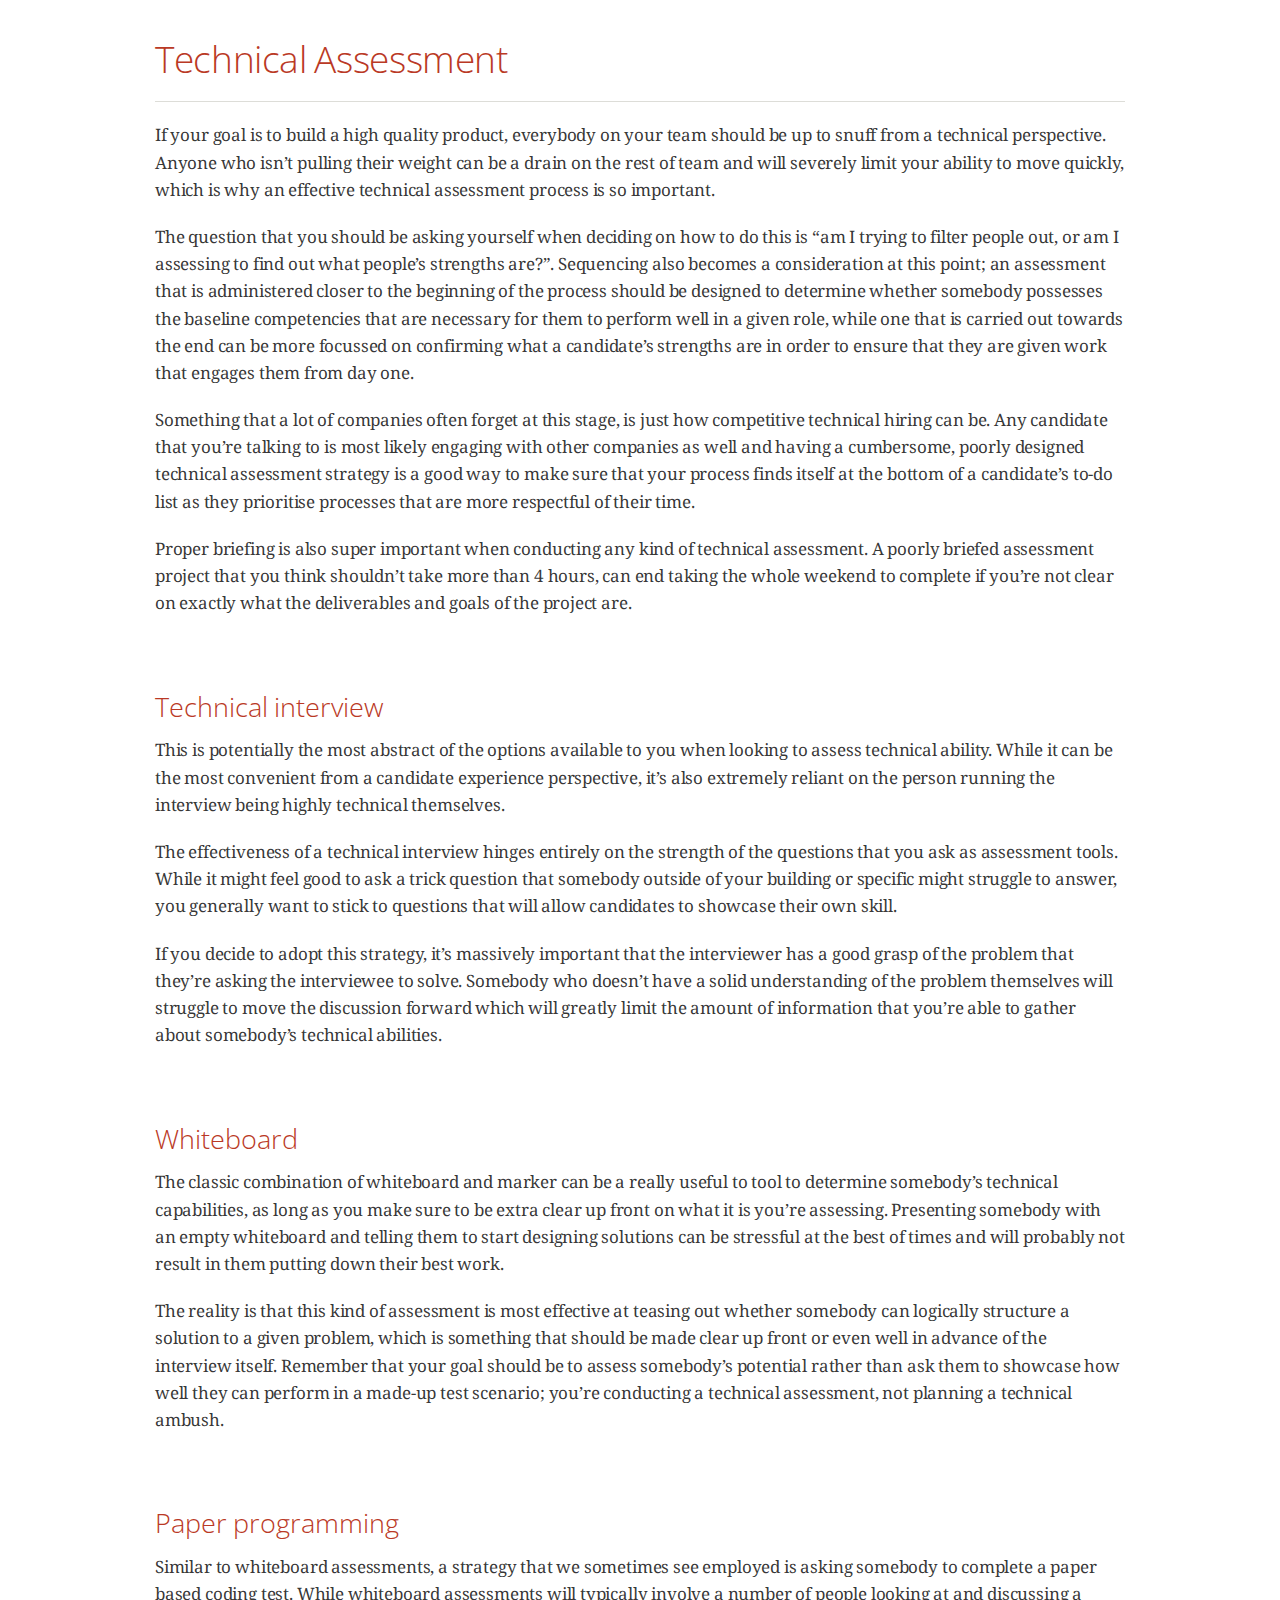
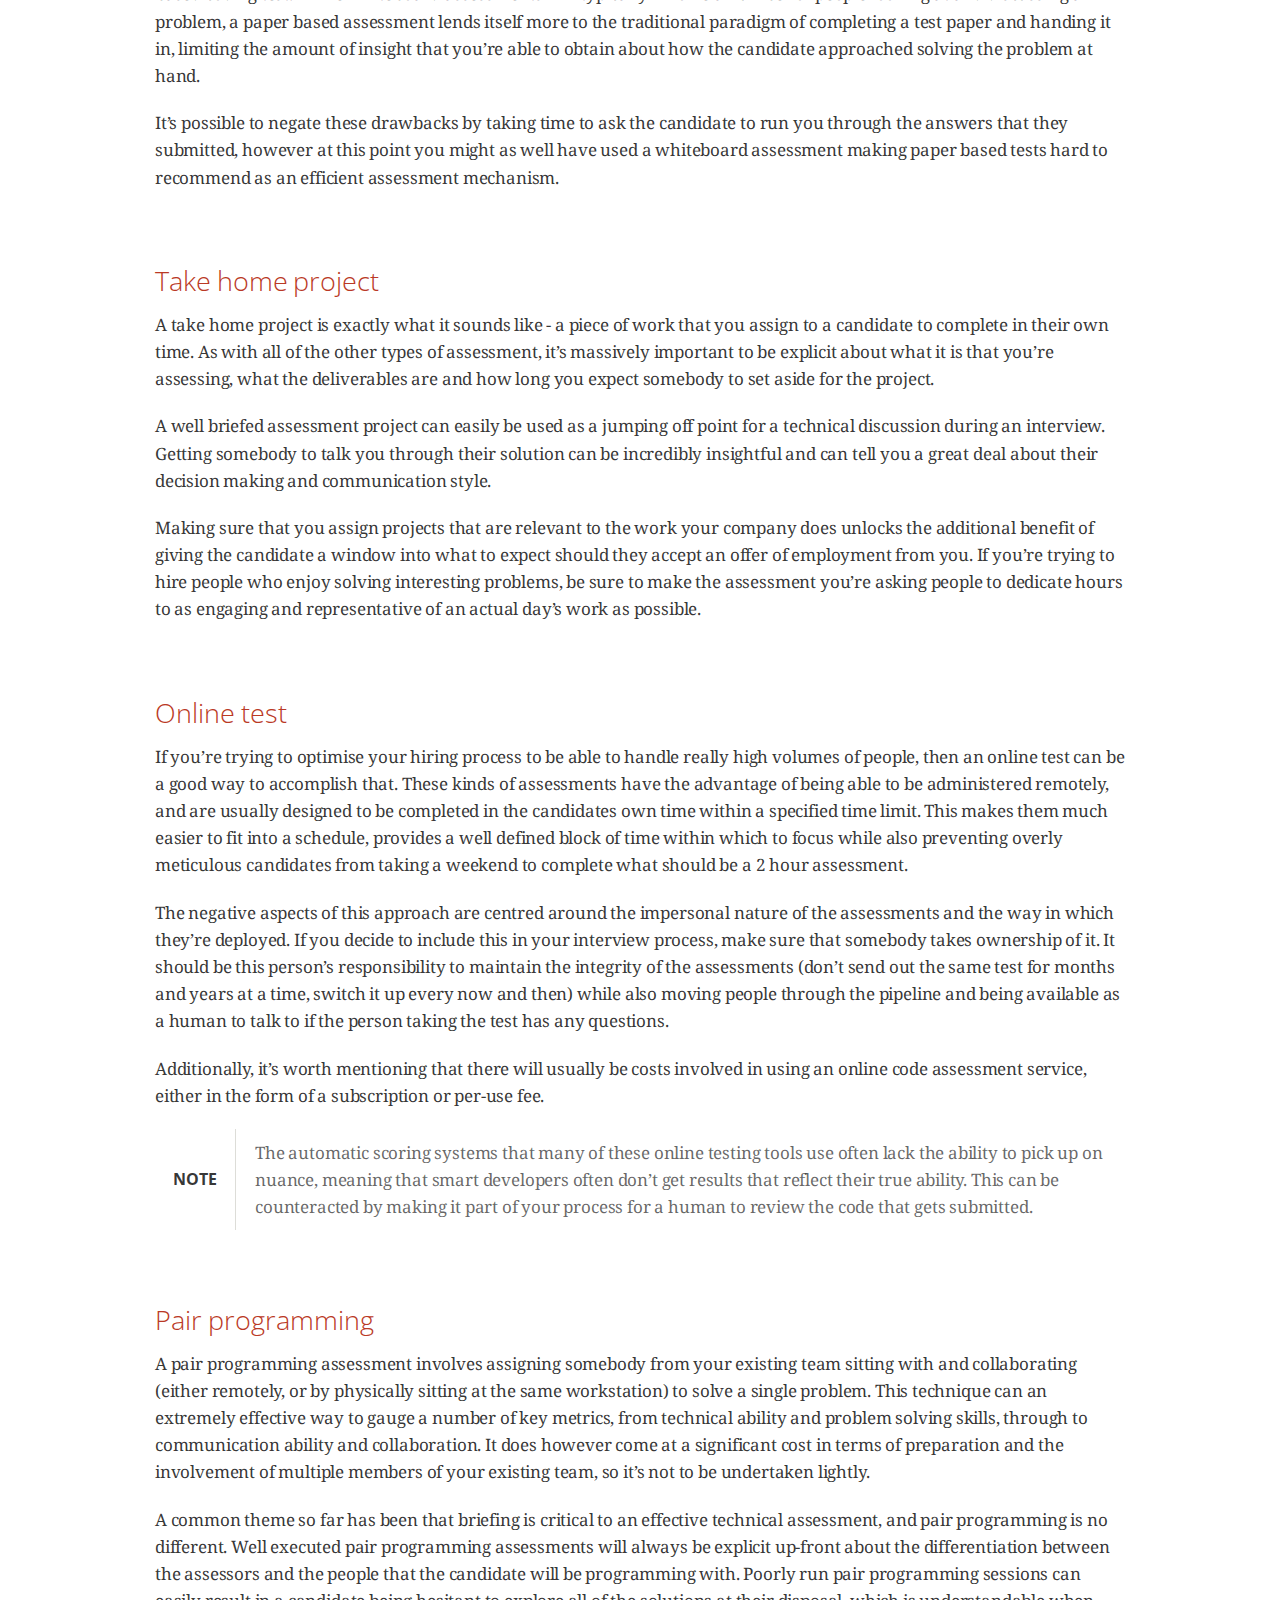
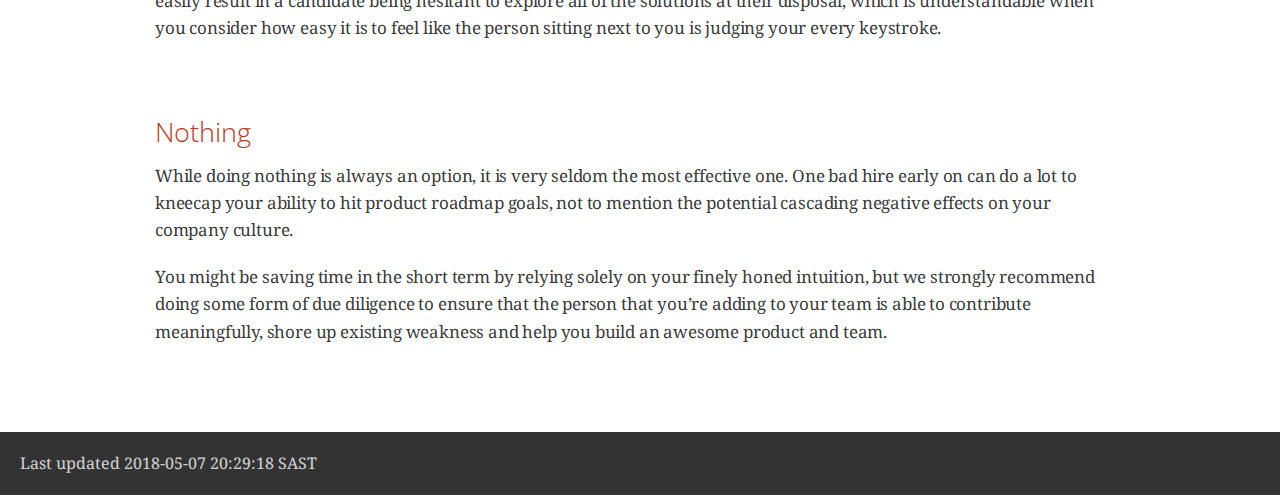
<file: technicalassessment.html>
<!DOCTYPE html>
<html lang="en">
<head>
<meta charset="UTF-8">
<!--[if IE]><meta http-equiv="X-UA-Compatible" content="IE=edge"><![endif]-->
<meta name="viewport" content="width=device-width, initial-scale=1.0">
<meta name="generator" content="Asciidoctor 1.5.6.2">
<title>Technical Assessment</title>
<link rel="stylesheet" href="https://fonts.googleapis.com/css?family=Open+Sans:300,300italic,400,400italic,600,600italic%7CNoto+Serif:400,400italic,700,700italic%7CDroid+Sans+Mono:400,700">
<style>
/* Asciidoctor default stylesheet | MIT License | http://asciidoctor.org */
/* Remove comment around @import statement below when using as a custom stylesheet */
/*@import "https://fonts.googleapis.com/css?family=Open+Sans:300,300italic,400,400italic,600,600italic%7CNoto+Serif:400,400italic,700,700italic%7CDroid+Sans+Mono:400,700";*/
article,aside,details,figcaption,figure,footer,header,hgroup,main,nav,section,summary{display:block}
audio,canvas,video{display:inline-block}
audio:not([controls]){display:none;height:0}
[hidden],template{display:none}
script{display:none!important}
html{font-family:sans-serif;-ms-text-size-adjust:100%;-webkit-text-size-adjust:100%}
a{background:transparent}
a:focus{outline:thin dotted}
a:active,a:hover{outline:0}
h1{font-size:2em;margin:.67em 0}
abbr[title]{border-bottom:1px dotted}
b,strong{font-weight:bold}
dfn{font-style:italic}
hr{-moz-box-sizing:content-box;box-sizing:content-box;height:0}
mark{background:#ff0;color:#000}
code,kbd,pre,samp{font-family:monospace;font-size:1em}
pre{white-space:pre-wrap}
q{quotes:"\201C" "\201D" "\2018" "\2019"}
small{font-size:80%}
sub,sup{font-size:75%;line-height:0;position:relative;vertical-align:baseline}
sup{top:-.5em}
sub{bottom:-.25em}
img{border:0}
svg:not(:root){overflow:hidden}
figure{margin:0}
fieldset{border:1px solid silver;margin:0 2px;padding:.35em .625em .75em}
legend{border:0;padding:0}
button,input,select,textarea{font-family:inherit;font-size:100%;margin:0}
button,input{line-height:normal}
button,select{text-transform:none}
button,html input[type="button"],input[type="reset"],input[type="submit"]{-webkit-appearance:button;cursor:pointer}
button[disabled],html input[disabled]{cursor:default}
input[type="checkbox"],input[type="radio"]{box-sizing:border-box;padding:0}
input[type="search"]{-webkit-appearance:textfield;-moz-box-sizing:content-box;-webkit-box-sizing:content-box;box-sizing:content-box}
input[type="search"]::-webkit-search-cancel-button,input[type="search"]::-webkit-search-decoration{-webkit-appearance:none}
button::-moz-focus-inner,input::-moz-focus-inner{border:0;padding:0}
textarea{overflow:auto;vertical-align:top}
table{border-collapse:collapse;border-spacing:0}
*,*:before,*:after{-moz-box-sizing:border-box;-webkit-box-sizing:border-box;box-sizing:border-box}
html,body{font-size:100%}
body{background:#fff;color:rgba(0,0,0,.8);padding:0;margin:0;font-family:"Noto Serif","DejaVu Serif",serif;font-weight:400;font-style:normal;line-height:1;position:relative;cursor:auto;tab-size:4;-moz-osx-font-smoothing:grayscale;-webkit-font-smoothing:antialiased}
a:hover{cursor:pointer}
img,object,embed{max-width:100%;height:auto}
object,embed{height:100%}
img{-ms-interpolation-mode:bicubic}
.left{float:left!important}
.right{float:right!important}
.text-left{text-align:left!important}
.text-right{text-align:right!important}
.text-center{text-align:center!important}
.text-justify{text-align:justify!important}
.hide{display:none}
img,object,svg{display:inline-block;vertical-align:middle}
textarea{height:auto;min-height:50px}
select{width:100%}
.center{margin-left:auto;margin-right:auto}
.spread{width:100%}
p.lead,.paragraph.lead>p,#preamble>.sectionbody>.paragraph:first-of-type p{font-size:1.21875em;line-height:1.6}
.subheader,.admonitionblock td.content>.title,.audioblock>.title,.exampleblock>.title,.imageblock>.title,.listingblock>.title,.literalblock>.title,.stemblock>.title,.openblock>.title,.paragraph>.title,.quoteblock>.title,table.tableblock>.title,.verseblock>.title,.videoblock>.title,.dlist>.title,.olist>.title,.ulist>.title,.qlist>.title,.hdlist>.title{line-height:1.45;color:#7a2518;font-weight:400;margin-top:0;margin-bottom:.25em}
div,dl,dt,dd,ul,ol,li,h1,h2,h3,#toctitle,.sidebarblock>.content>.title,h4,h5,h6,pre,form,p,blockquote,th,td{margin:0;padding:0;direction:ltr}
a{color:#2156a5;text-decoration:underline;line-height:inherit}
a:hover,a:focus{color:#1d4b8f}
a img{border:none}
p{font-family:inherit;font-weight:400;font-size:1em;line-height:1.6;margin-bottom:1.25em;text-rendering:optimizeLegibility}
p aside{font-size:.875em;line-height:1.35;font-style:italic}
h1,h2,h3,#toctitle,.sidebarblock>.content>.title,h4,h5,h6{font-family:"Open Sans","DejaVu Sans",sans-serif;font-weight:300;font-style:normal;color:#ba3925;text-rendering:optimizeLegibility;margin-top:1em;margin-bottom:.5em;line-height:1.0125em}
h1 small,h2 small,h3 small,#toctitle small,.sidebarblock>.content>.title small,h4 small,h5 small,h6 small{font-size:60%;color:#e99b8f;line-height:0}
h1{font-size:2.125em}
h2{font-size:1.6875em}
h3,#toctitle,.sidebarblock>.content>.title{font-size:1.375em}
h4,h5{font-size:1.125em}
h6{font-size:1em}
hr{border:solid #ddddd8;border-width:1px 0 0;clear:both;margin:1.25em 0 1.1875em;height:0}
em,i{font-style:italic;line-height:inherit}
strong,b{font-weight:bold;line-height:inherit}
small{font-size:60%;line-height:inherit}
code{font-family:"Droid Sans Mono","DejaVu Sans Mono",monospace;font-weight:400;color:rgba(0,0,0,.9)}
ul,ol,dl{font-size:1em;line-height:1.6;margin-bottom:1.25em;list-style-position:outside;font-family:inherit}
ul,ol{margin-left:1.5em}
ul li ul,ul li ol{margin-left:1.25em;margin-bottom:0;font-size:1em}
ul.square li ul,ul.circle li ul,ul.disc li ul{list-style:inherit}
ul.square{list-style-type:square}
ul.circle{list-style-type:circle}
ul.disc{list-style-type:disc}
ol li ul,ol li ol{margin-left:1.25em;margin-bottom:0}
dl dt{margin-bottom:.3125em;font-weight:bold}
dl dd{margin-bottom:1.25em}
abbr,acronym{text-transform:uppercase;font-size:90%;color:rgba(0,0,0,.8);border-bottom:1px dotted #ddd;cursor:help}
abbr{text-transform:none}
blockquote{margin:0 0 1.25em;padding:.5625em 1.25em 0 1.1875em;border-left:1px solid #ddd}
blockquote cite{display:block;font-size:.9375em;color:rgba(0,0,0,.6)}
blockquote cite:before{content:"\2014 \0020"}
blockquote cite a,blockquote cite a:visited{color:rgba(0,0,0,.6)}
blockquote,blockquote p{line-height:1.6;color:rgba(0,0,0,.85)}
@media only screen and (min-width:768px){h1,h2,h3,#toctitle,.sidebarblock>.content>.title,h4,h5,h6{line-height:1.2}
h1{font-size:2.75em}
h2{font-size:2.3125em}
h3,#toctitle,.sidebarblock>.content>.title{font-size:1.6875em}
h4{font-size:1.4375em}}
table{background:#fff;margin-bottom:1.25em;border:solid 1px #dedede}
table thead,table tfoot{background:#f7f8f7;font-weight:bold}
table thead tr th,table thead tr td,table tfoot tr th,table tfoot tr td{padding:.5em .625em .625em;font-size:inherit;color:rgba(0,0,0,.8);text-align:left}
table tr th,table tr td{padding:.5625em .625em;font-size:inherit;color:rgba(0,0,0,.8)}
table tr.even,table tr.alt,table tr:nth-of-type(even){background:#f8f8f7}
table thead tr th,table tfoot tr th,table tbody tr td,table tr td,table tfoot tr td{display:table-cell;line-height:1.6}
h1,h2,h3,#toctitle,.sidebarblock>.content>.title,h4,h5,h6{line-height:1.2;word-spacing:-.05em}
h1 strong,h2 strong,h3 strong,#toctitle strong,.sidebarblock>.content>.title strong,h4 strong,h5 strong,h6 strong{font-weight:400}
.clearfix:before,.clearfix:after,.float-group:before,.float-group:after{content:" ";display:table}
.clearfix:after,.float-group:after{clear:both}
*:not(pre)>code{font-size:.9375em;font-style:normal!important;letter-spacing:0;padding:.1em .5ex;word-spacing:-.15em;background-color:#f7f7f8;-webkit-border-radius:4px;border-radius:4px;line-height:1.45;text-rendering:optimizeSpeed;word-wrap:break-word}
*:not(pre)>code.nobreak{word-wrap:normal}
*:not(pre)>code.nowrap{white-space:nowrap}
pre,pre>code{line-height:1.45;color:rgba(0,0,0,.9);font-family:"Droid Sans Mono","DejaVu Sans Mono",monospace;font-weight:400;text-rendering:optimizeSpeed}
em em{font-style:normal}
strong strong{font-weight:400}
.keyseq{color:rgba(51,51,51,.8)}
kbd{font-family:"Droid Sans Mono","DejaVu Sans Mono",monospace;display:inline-block;color:rgba(0,0,0,.8);font-size:.65em;line-height:1.45;background-color:#f7f7f7;border:1px solid #ccc;-webkit-border-radius:3px;border-radius:3px;-webkit-box-shadow:0 1px 0 rgba(0,0,0,.2),0 0 0 .1em white inset;box-shadow:0 1px 0 rgba(0,0,0,.2),0 0 0 .1em #fff inset;margin:0 .15em;padding:.2em .5em;vertical-align:middle;position:relative;top:-.1em;white-space:nowrap}
.keyseq kbd:first-child{margin-left:0}
.keyseq kbd:last-child{margin-right:0}
.menuseq,.menuref{color:#000}
.menuseq b:not(.caret),.menuref{font-weight:inherit}
.menuseq{word-spacing:-.02em}
.menuseq b.caret{font-size:1.25em;line-height:.8}
.menuseq i.caret{font-weight:bold;text-align:center;width:.45em}
b.button:before,b.button:after{position:relative;top:-1px;font-weight:400}
b.button:before{content:"[";padding:0 3px 0 2px}
b.button:after{content:"]";padding:0 2px 0 3px}
p a>code:hover{color:rgba(0,0,0,.9)}
#header,#content,#footnotes,#footer{width:100%;margin-left:auto;margin-right:auto;margin-top:0;margin-bottom:0;max-width:62.5em;*zoom:1;position:relative;padding-left:.9375em;padding-right:.9375em}
#header:before,#header:after,#content:before,#content:after,#footnotes:before,#footnotes:after,#footer:before,#footer:after{content:" ";display:table}
#header:after,#content:after,#footnotes:after,#footer:after{clear:both}
#content{margin-top:1.25em}
#content:before{content:none}
#header>h1:first-child{color:rgba(0,0,0,.85);margin-top:2.25rem;margin-bottom:0}
#header>h1:first-child+#toc{margin-top:8px;border-top:1px solid #ddddd8}
#header>h1:only-child,body.toc2 #header>h1:nth-last-child(2){border-bottom:1px solid #ddddd8;padding-bottom:8px}
#header .details{border-bottom:1px solid #ddddd8;line-height:1.45;padding-top:.25em;padding-bottom:.25em;padding-left:.25em;color:rgba(0,0,0,.6);display:-ms-flexbox;display:-webkit-flex;display:flex;-ms-flex-flow:row wrap;-webkit-flex-flow:row wrap;flex-flow:row wrap}
#header .details span:first-child{margin-left:-.125em}
#header .details span.email a{color:rgba(0,0,0,.85)}
#header .details br{display:none}
#header .details br+span:before{content:"\00a0\2013\00a0"}
#header .details br+span.author:before{content:"\00a0\22c5\00a0";color:rgba(0,0,0,.85)}
#header .details br+span#revremark:before{content:"\00a0|\00a0"}
#header #revnumber{text-transform:capitalize}
#header #revnumber:after{content:"\00a0"}
#content>h1:first-child:not([class]){color:rgba(0,0,0,.85);border-bottom:1px solid #ddddd8;padding-bottom:8px;margin-top:0;padding-top:1rem;margin-bottom:1.25rem}
#toc{border-bottom:1px solid #efefed;padding-bottom:.5em}
#toc>ul{margin-left:.125em}
#toc ul.sectlevel0>li>a{font-style:italic}
#toc ul.sectlevel0 ul.sectlevel1{margin:.5em 0}
#toc ul{font-family:"Open Sans","DejaVu Sans",sans-serif;list-style-type:none}
#toc li{line-height:1.3334;margin-top:.3334em}
#toc a{text-decoration:none}
#toc a:active{text-decoration:underline}
#toctitle{color:#7a2518;font-size:1.2em}
@media only screen and (min-width:768px){#toctitle{font-size:1.375em}
body.toc2{padding-left:15em;padding-right:0}
#toc.toc2{margin-top:0!important;background-color:#f8f8f7;position:fixed;width:15em;left:0;top:0;border-right:1px solid #efefed;border-top-width:0!important;border-bottom-width:0!important;z-index:1000;padding:1.25em 1em;height:100%;overflow:auto}
#toc.toc2 #toctitle{margin-top:0;margin-bottom:.8rem;font-size:1.2em}
#toc.toc2>ul{font-size:.9em;margin-bottom:0}
#toc.toc2 ul ul{margin-left:0;padding-left:1em}
#toc.toc2 ul.sectlevel0 ul.sectlevel1{padding-left:0;margin-top:.5em;margin-bottom:.5em}
body.toc2.toc-right{padding-left:0;padding-right:15em}
body.toc2.toc-right #toc.toc2{border-right-width:0;border-left:1px solid #efefed;left:auto;right:0}}
@media only screen and (min-width:1280px){body.toc2{padding-left:20em;padding-right:0}
#toc.toc2{width:20em}
#toc.toc2 #toctitle{font-size:1.375em}
#toc.toc2>ul{font-size:.95em}
#toc.toc2 ul ul{padding-left:1.25em}
body.toc2.toc-right{padding-left:0;padding-right:20em}}
#content #toc{border-style:solid;border-width:1px;border-color:#e0e0dc;margin-bottom:1.25em;padding:1.25em;background:#f8f8f7;-webkit-border-radius:4px;border-radius:4px}
#content #toc>:first-child{margin-top:0}
#content #toc>:last-child{margin-bottom:0}
#footer{max-width:100%;background-color:rgba(0,0,0,.8);padding:1.25em}
#footer-text{color:rgba(255,255,255,.8);line-height:1.44}
.sect1{padding-bottom:.625em}
@media only screen and (min-width:768px){.sect1{padding-bottom:1.25em}}
.sect1+.sect1{border-top:1px solid #efefed}
#content h1>a.anchor,h2>a.anchor,h3>a.anchor,#toctitle>a.anchor,.sidebarblock>.content>.title>a.anchor,h4>a.anchor,h5>a.anchor,h6>a.anchor{position:absolute;z-index:1001;width:1.5ex;margin-left:-1.5ex;display:block;text-decoration:none!important;visibility:hidden;text-align:center;font-weight:400}
#content h1>a.anchor:before,h2>a.anchor:before,h3>a.anchor:before,#toctitle>a.anchor:before,.sidebarblock>.content>.title>a.anchor:before,h4>a.anchor:before,h5>a.anchor:before,h6>a.anchor:before{content:"\00A7";font-size:.85em;display:block;padding-top:.1em}
#content h1:hover>a.anchor,#content h1>a.anchor:hover,h2:hover>a.anchor,h2>a.anchor:hover,h3:hover>a.anchor,#toctitle:hover>a.anchor,.sidebarblock>.content>.title:hover>a.anchor,h3>a.anchor:hover,#toctitle>a.anchor:hover,.sidebarblock>.content>.title>a.anchor:hover,h4:hover>a.anchor,h4>a.anchor:hover,h5:hover>a.anchor,h5>a.anchor:hover,h6:hover>a.anchor,h6>a.anchor:hover{visibility:visible}
#content h1>a.link,h2>a.link,h3>a.link,#toctitle>a.link,.sidebarblock>.content>.title>a.link,h4>a.link,h5>a.link,h6>a.link{color:#ba3925;text-decoration:none}
#content h1>a.link:hover,h2>a.link:hover,h3>a.link:hover,#toctitle>a.link:hover,.sidebarblock>.content>.title>a.link:hover,h4>a.link:hover,h5>a.link:hover,h6>a.link:hover{color:#a53221}
.audioblock,.imageblock,.literalblock,.listingblock,.stemblock,.videoblock{margin-bottom:1.25em}
.admonitionblock td.content>.title,.audioblock>.title,.exampleblock>.title,.imageblock>.title,.listingblock>.title,.literalblock>.title,.stemblock>.title,.openblock>.title,.paragraph>.title,.quoteblock>.title,table.tableblock>.title,.verseblock>.title,.videoblock>.title,.dlist>.title,.olist>.title,.ulist>.title,.qlist>.title,.hdlist>.title{text-rendering:optimizeLegibility;text-align:left;font-family:"Noto Serif","DejaVu Serif",serif;font-size:1rem;font-style:italic}
table.tableblock>caption.title{white-space:nowrap;overflow:visible;max-width:0}
.paragraph.lead>p,#preamble>.sectionbody>.paragraph:first-of-type p{color:rgba(0,0,0,.85)}
table.tableblock #preamble>.sectionbody>.paragraph:first-of-type p{font-size:inherit}
.admonitionblock>table{border-collapse:separate;border:0;background:none;width:100%}
.admonitionblock>table td.icon{text-align:center;width:80px}
.admonitionblock>table td.icon img{max-width:initial}
.admonitionblock>table td.icon .title{font-weight:bold;font-family:"Open Sans","DejaVu Sans",sans-serif;text-transform:uppercase}
.admonitionblock>table td.content{padding-left:1.125em;padding-right:1.25em;border-left:1px solid #ddddd8;color:rgba(0,0,0,.6)}
.admonitionblock>table td.content>:last-child>:last-child{margin-bottom:0}
.exampleblock>.content{border-style:solid;border-width:1px;border-color:#e6e6e6;margin-bottom:1.25em;padding:1.25em;background:#fff;-webkit-border-radius:4px;border-radius:4px}
.exampleblock>.content>:first-child{margin-top:0}
.exampleblock>.content>:last-child{margin-bottom:0}
.sidebarblock{border-style:solid;border-width:1px;border-color:#e0e0dc;margin-bottom:1.25em;padding:1.25em;background:#f8f8f7;-webkit-border-radius:4px;border-radius:4px}
.sidebarblock>:first-child{margin-top:0}
.sidebarblock>:last-child{margin-bottom:0}
.sidebarblock>.content>.title{color:#7a2518;margin-top:0;text-align:center}
.exampleblock>.content>:last-child>:last-child,.exampleblock>.content .olist>ol>li:last-child>:last-child,.exampleblock>.content .ulist>ul>li:last-child>:last-child,.exampleblock>.content .qlist>ol>li:last-child>:last-child,.sidebarblock>.content>:last-child>:last-child,.sidebarblock>.content .olist>ol>li:last-child>:last-child,.sidebarblock>.content .ulist>ul>li:last-child>:last-child,.sidebarblock>.content .qlist>ol>li:last-child>:last-child{margin-bottom:0}
.literalblock pre,.listingblock pre:not(.highlight),.listingblock pre[class="highlight"],.listingblock pre[class^="highlight "],.listingblock pre.CodeRay,.listingblock pre.prettyprint{background:#f7f7f8}
.sidebarblock .literalblock pre,.sidebarblock .listingblock pre:not(.highlight),.sidebarblock .listingblock pre[class="highlight"],.sidebarblock .listingblock pre[class^="highlight "],.sidebarblock .listingblock pre.CodeRay,.sidebarblock .listingblock pre.prettyprint{background:#f2f1f1}
.literalblock pre,.literalblock pre[class],.listingblock pre,.listingblock pre[class]{-webkit-border-radius:4px;border-radius:4px;word-wrap:break-word;padding:1em;font-size:.8125em}
.literalblock pre.nowrap,.literalblock pre[class].nowrap,.listingblock pre.nowrap,.listingblock pre[class].nowrap{overflow-x:auto;white-space:pre;word-wrap:normal}
@media only screen and (min-width:768px){.literalblock pre,.literalblock pre[class],.listingblock pre,.listingblock pre[class]{font-size:.90625em}}
@media only screen and (min-width:1280px){.literalblock pre,.literalblock pre[class],.listingblock pre,.listingblock pre[class]{font-size:1em}}
.literalblock.output pre{color:#f7f7f8;background-color:rgba(0,0,0,.9)}
.listingblock pre.highlightjs{padding:0}
.listingblock pre.highlightjs>code{padding:1em;-webkit-border-radius:4px;border-radius:4px}
.listingblock pre.prettyprint{border-width:0}
.listingblock>.content{position:relative}
.listingblock code[data-lang]:before{display:none;content:attr(data-lang);position:absolute;font-size:.75em;top:.425rem;right:.5rem;line-height:1;text-transform:uppercase;color:#999}
.listingblock:hover code[data-lang]:before{display:block}
.listingblock.terminal pre .command:before{content:attr(data-prompt);padding-right:.5em;color:#999}
.listingblock.terminal pre .command:not([data-prompt]):before{content:"$"}
table.pyhltable{border-collapse:separate;border:0;margin-bottom:0;background:none}
table.pyhltable td{vertical-align:top;padding-top:0;padding-bottom:0;line-height:1.45}
table.pyhltable td.code{padding-left:.75em;padding-right:0}
pre.pygments .lineno,table.pyhltable td:not(.code){color:#999;padding-left:0;padding-right:.5em;border-right:1px solid #ddddd8}
pre.pygments .lineno{display:inline-block;margin-right:.25em}
table.pyhltable .linenodiv{background:none!important;padding-right:0!important}
.quoteblock{margin:0 1em 1.25em 1.5em;display:table}
.quoteblock>.title{margin-left:-1.5em;margin-bottom:.75em}
.quoteblock blockquote,.quoteblock blockquote p{color:rgba(0,0,0,.85);font-size:1.15rem;line-height:1.75;word-spacing:.1em;letter-spacing:0;font-style:italic;text-align:justify}
.quoteblock blockquote{margin:0;padding:0;border:0}
.quoteblock blockquote:before{content:"\201c";float:left;font-size:2.75em;font-weight:bold;line-height:.6em;margin-left:-.6em;color:#7a2518;text-shadow:0 1px 2px rgba(0,0,0,.1)}
.quoteblock blockquote>.paragraph:last-child p{margin-bottom:0}
.quoteblock .attribution{margin-top:.5em;margin-right:.5ex;text-align:right}
.quoteblock .quoteblock{margin-left:0;margin-right:0;padding:.5em 0;border-left:3px solid rgba(0,0,0,.6)}
.quoteblock .quoteblock blockquote{padding:0 0 0 .75em}
.quoteblock .quoteblock blockquote:before{display:none}
.verseblock{margin:0 1em 1.25em 1em}
.verseblock pre{font-family:"Open Sans","DejaVu Sans",sans;font-size:1.15rem;color:rgba(0,0,0,.85);font-weight:300;text-rendering:optimizeLegibility}
.verseblock pre strong{font-weight:400}
.verseblock .attribution{margin-top:1.25rem;margin-left:.5ex}
.quoteblock .attribution,.verseblock .attribution{font-size:.9375em;line-height:1.45;font-style:italic}
.quoteblock .attribution br,.verseblock .attribution br{display:none}
.quoteblock .attribution cite,.verseblock .attribution cite{display:block;letter-spacing:-.025em;color:rgba(0,0,0,.6)}
.quoteblock.abstract{margin:0 0 1.25em 0;display:block}
.quoteblock.abstract blockquote,.quoteblock.abstract blockquote p{text-align:left;word-spacing:0}
.quoteblock.abstract blockquote:before,.quoteblock.abstract blockquote p:first-of-type:before{display:none}
table.tableblock{max-width:100%;border-collapse:separate}
table.tableblock td>.paragraph:last-child p>p:last-child,table.tableblock th>p:last-child,table.tableblock td>p:last-child{margin-bottom:0}
table.tableblock,th.tableblock,td.tableblock{border:0 solid #dedede}
table.grid-all>thead>tr>.tableblock,table.grid-all>tbody>tr>.tableblock{border-width:0 1px 1px 0}
table.grid-all>tfoot>tr>.tableblock{border-width:1px 1px 0 0}
table.grid-cols>*>tr>.tableblock{border-width:0 1px 0 0}
table.grid-rows>thead>tr>.tableblock,table.grid-rows>tbody>tr>.tableblock{border-width:0 0 1px 0}
table.grid-rows>tfoot>tr>.tableblock{border-width:1px 0 0 0}
table.grid-all>*>tr>.tableblock:last-child,table.grid-cols>*>tr>.tableblock:last-child{border-right-width:0}
table.grid-all>tbody>tr:last-child>.tableblock,table.grid-all>thead:last-child>tr>.tableblock,table.grid-rows>tbody>tr:last-child>.tableblock,table.grid-rows>thead:last-child>tr>.tableblock{border-bottom-width:0}
table.frame-all{border-width:1px}
table.frame-sides{border-width:0 1px}
table.frame-topbot{border-width:1px 0}
th.halign-left,td.halign-left{text-align:left}
th.halign-right,td.halign-right{text-align:right}
th.halign-center,td.halign-center{text-align:center}
th.valign-top,td.valign-top{vertical-align:top}
th.valign-bottom,td.valign-bottom{vertical-align:bottom}
th.valign-middle,td.valign-middle{vertical-align:middle}
table thead th,table tfoot th{font-weight:bold}
tbody tr th{display:table-cell;line-height:1.6;background:#f7f8f7}
tbody tr th,tbody tr th p,tfoot tr th,tfoot tr th p{color:rgba(0,0,0,.8);font-weight:bold}
p.tableblock>code:only-child{background:none;padding:0}
p.tableblock{font-size:1em}
td>div.verse{white-space:pre}
ol{margin-left:1.75em}
ul li ol{margin-left:1.5em}
dl dd{margin-left:1.125em}
dl dd:last-child,dl dd:last-child>:last-child{margin-bottom:0}
ol>li p,ul>li p,ul dd,ol dd,.olist .olist,.ulist .ulist,.ulist .olist,.olist .ulist{margin-bottom:.625em}
ul.checklist,ul.none,ol.none,ul.no-bullet,ol.no-bullet,ol.unnumbered,ul.unstyled,ol.unstyled{list-style-type:none}
ul.no-bullet,ol.no-bullet,ol.unnumbered{margin-left:.625em}
ul.unstyled,ol.unstyled{margin-left:0}
ul.checklist{margin-left:.625em}
ul.checklist li>p:first-child>.fa-square-o:first-child,ul.checklist li>p:first-child>.fa-check-square-o:first-child{width:1.25em;font-size:.8em;position:relative;bottom:.125em}
ul.checklist li>p:first-child>input[type="checkbox"]:first-child{margin-right:.25em}
ul.inline{margin:0 auto .625em auto;margin-left:-1.375em;margin-right:0;padding:0;list-style:none;overflow:hidden}
ul.inline>li{list-style:none;float:left;margin-left:1.375em;display:block}
ul.inline>li>*{display:block}
.unstyled dl dt{font-weight:400;font-style:normal}
ol.arabic{list-style-type:decimal}
ol.decimal{list-style-type:decimal-leading-zero}
ol.loweralpha{list-style-type:lower-alpha}
ol.upperalpha{list-style-type:upper-alpha}
ol.lowerroman{list-style-type:lower-roman}
ol.upperroman{list-style-type:upper-roman}
ol.lowergreek{list-style-type:lower-greek}
.hdlist>table,.colist>table{border:0;background:none}
.hdlist>table>tbody>tr,.colist>table>tbody>tr{background:none}
td.hdlist1,td.hdlist2{vertical-align:top;padding:0 .625em}
td.hdlist1{font-weight:bold;padding-bottom:1.25em}
.literalblock+.colist,.listingblock+.colist{margin-top:-.5em}
.colist>table tr>td:first-of-type{padding:.4em .75em 0 .75em;line-height:1;vertical-align:top}
.colist>table tr>td:first-of-type img{max-width:initial}
.colist>table tr>td:last-of-type{padding:.25em 0}
.thumb,.th{line-height:0;display:inline-block;border:solid 4px #fff;-webkit-box-shadow:0 0 0 1px #ddd;box-shadow:0 0 0 1px #ddd}
.imageblock.left,.imageblock[style*="float: left"]{margin:.25em .625em 1.25em 0}
.imageblock.right,.imageblock[style*="float: right"]{margin:.25em 0 1.25em .625em}
.imageblock>.title{margin-bottom:0}
.imageblock.thumb,.imageblock.th{border-width:6px}
.imageblock.thumb>.title,.imageblock.th>.title{padding:0 .125em}
.image.left,.image.right{margin-top:.25em;margin-bottom:.25em;display:inline-block;line-height:0}
.image.left{margin-right:.625em}
.image.right{margin-left:.625em}
a.image{text-decoration:none;display:inline-block}
a.image object{pointer-events:none}
sup.footnote,sup.footnoteref{font-size:.875em;position:static;vertical-align:super}
sup.footnote a,sup.footnoteref a{text-decoration:none}
sup.footnote a:active,sup.footnoteref a:active{text-decoration:underline}
#footnotes{padding-top:.75em;padding-bottom:.75em;margin-bottom:.625em}
#footnotes hr{width:20%;min-width:6.25em;margin:-.25em 0 .75em 0;border-width:1px 0 0 0}
#footnotes .footnote{padding:0 .375em 0 .225em;line-height:1.3334;font-size:.875em;margin-left:1.2em;text-indent:-1.05em;margin-bottom:.2em}
#footnotes .footnote a:first-of-type{font-weight:bold;text-decoration:none}
#footnotes .footnote:last-of-type{margin-bottom:0}
#content #footnotes{margin-top:-.625em;margin-bottom:0;padding:.75em 0}
.gist .file-data>table{border:0;background:#fff;width:100%;margin-bottom:0}
.gist .file-data>table td.line-data{width:99%}
div.unbreakable{page-break-inside:avoid}
.big{font-size:larger}
.small{font-size:smaller}
.underline{text-decoration:underline}
.overline{text-decoration:overline}
.line-through{text-decoration:line-through}
.aqua{color:#00bfbf}
.aqua-background{background-color:#00fafa}
.black{color:#000}
.black-background{background-color:#000}
.blue{color:#0000bf}
.blue-background{background-color:#0000fa}
.fuchsia{color:#bf00bf}
.fuchsia-background{background-color:#fa00fa}
.gray{color:#606060}
.gray-background{background-color:#7d7d7d}
.green{color:#006000}
.green-background{background-color:#007d00}
.lime{color:#00bf00}
.lime-background{background-color:#00fa00}
.maroon{color:#600000}
.maroon-background{background-color:#7d0000}
.navy{color:#000060}
.navy-background{background-color:#00007d}
.olive{color:#606000}
.olive-background{background-color:#7d7d00}
.purple{color:#600060}
.purple-background{background-color:#7d007d}
.red{color:#bf0000}
.red-background{background-color:#fa0000}
.silver{color:#909090}
.silver-background{background-color:#bcbcbc}
.teal{color:#006060}
.teal-background{background-color:#007d7d}
.white{color:#bfbfbf}
.white-background{background-color:#fafafa}
.yellow{color:#bfbf00}
.yellow-background{background-color:#fafa00}
span.icon>.fa{cursor:default}
a span.icon>.fa{cursor:inherit}
.admonitionblock td.icon [class^="fa icon-"]{font-size:2.5em;text-shadow:1px 1px 2px rgba(0,0,0,.5);cursor:default}
.admonitionblock td.icon .icon-note:before{content:"\f05a";color:#19407c}
.admonitionblock td.icon .icon-tip:before{content:"\f0eb";text-shadow:1px 1px 2px rgba(155,155,0,.8);color:#111}
.admonitionblock td.icon .icon-warning:before{content:"\f071";color:#bf6900}
.admonitionblock td.icon .icon-caution:before{content:"\f06d";color:#bf3400}
.admonitionblock td.icon .icon-important:before{content:"\f06a";color:#bf0000}
.conum[data-value]{display:inline-block;color:#fff!important;background-color:rgba(0,0,0,.8);-webkit-border-radius:100px;border-radius:100px;text-align:center;font-size:.75em;width:1.67em;height:1.67em;line-height:1.67em;font-family:"Open Sans","DejaVu Sans",sans-serif;font-style:normal;font-weight:bold}
.conum[data-value] *{color:#fff!important}
.conum[data-value]+b{display:none}
.conum[data-value]:after{content:attr(data-value)}
pre .conum[data-value]{position:relative;top:-.125em}
b.conum *{color:inherit!important}
.conum:not([data-value]):empty{display:none}
dt,th.tableblock,td.content,div.footnote{text-rendering:optimizeLegibility}
h1,h2,p,td.content,span.alt{letter-spacing:-.01em}
p strong,td.content strong,div.footnote strong{letter-spacing:-.005em}
p,blockquote,dt,td.content,span.alt{font-size:1.0625rem}
p{margin-bottom:1.25rem}
.sidebarblock p,.sidebarblock dt,.sidebarblock td.content,p.tableblock{font-size:1em}
.exampleblock>.content{background-color:#fffef7;border-color:#e0e0dc;-webkit-box-shadow:0 1px 4px #e0e0dc;box-shadow:0 1px 4px #e0e0dc}
.print-only{display:none!important}
@media print{@page{margin:1.25cm .75cm}
*{-webkit-box-shadow:none!important;box-shadow:none!important;text-shadow:none!important}
a{color:inherit!important;text-decoration:underline!important}
a.bare,a[href^="#"],a[href^="mailto:"]{text-decoration:none!important}
a[href^="http:"]:not(.bare):after,a[href^="https:"]:not(.bare):after{content:"(" attr(href) ")";display:inline-block;font-size:.875em;padding-left:.25em}
abbr[title]:after{content:" (" attr(title) ")"}
pre,blockquote,tr,img,object,svg{page-break-inside:avoid}
thead{display:table-header-group}
svg{max-width:100%}
p,blockquote,dt,td.content{font-size:1em;orphans:3;widows:3}
h2,h3,#toctitle,.sidebarblock>.content>.title{page-break-after:avoid}
#toc,.sidebarblock,.exampleblock>.content{background:none!important}
#toc{border-bottom:1px solid #ddddd8!important;padding-bottom:0!important}
.sect1{padding-bottom:0!important}
.sect1+.sect1{border:0!important}
#header>h1:first-child{margin-top:1.25rem}
body.book #header{text-align:center}
body.book #header>h1:first-child{border:0!important;margin:2.5em 0 1em 0}
body.book #header .details{border:0!important;display:block;padding:0!important}
body.book #header .details span:first-child{margin-left:0!important}
body.book #header .details br{display:block}
body.book #header .details br+span:before{content:none!important}
body.book #toc{border:0!important;text-align:left!important;padding:0!important;margin:0!important}
body.book #toc,body.book #preamble,body.book h1.sect0,body.book .sect1>h2{page-break-before:always}
.listingblock code[data-lang]:before{display:block}
#footer{background:none!important;padding:0 .9375em}
#footer-text{color:rgba(0,0,0,.6)!important;font-size:.9em}
.hide-on-print{display:none!important}
.print-only{display:block!important}
.hide-for-print{display:none!important}
.show-for-print{display:inherit!important}}
</style>
</head>
<body class="article">
<div id="header">
</div>
<div id="content">
<div class="sect1">
<h2 id="_technical_assessment">Technical Assessment</h2>
<div class="sectionbody">
<hr>
<div class="paragraph">
<p>If your goal is to build a high quality product, everybody on your team should be up to snuff from a technical perspective. Anyone who isn’t pulling their weight can be a drain on the rest of team and will severely limit your ability to move quickly, which is why an effective technical assessment process is so important.</p>
</div>
<div class="paragraph">
<p>The question that you should be asking yourself when deciding on how to do this is “am I trying to filter people out, or am I assessing to find out what people’s strengths are?”. Sequencing also becomes a consideration at this point; an assessment that is administered closer to the beginning of the process should be designed to determine whether somebody possesses the baseline competencies that are necessary for them to perform well in a given role, while one that is carried out towards the end can be more focussed on confirming what a candidate’s strengths are in order to ensure that they are given work that engages them from day one.</p>
</div>
<div class="paragraph">
<p>Something that a lot of companies often forget at this stage, is just how competitive technical hiring can be. Any candidate that you’re talking to is most likely engaging with other companies as well and having a cumbersome, poorly designed technical assessment strategy is a good way to make sure that your process finds itself at the bottom of a candidate’s to-do list as they prioritise processes that are more respectful of their time.</p>
</div>
<div class="paragraph">
<p>Proper briefing is also super important when conducting any kind of technical assessment. A poorly briefed assessment project that you think shouldn’t take more than 4 hours, can end taking the whole weekend to complete if you’re not clear on exactly what the deliverables and goals of the project are.</p>
</div>
<div class="paragraph">
<p>&#160;<br></p>
</div>
<div class="sect2">
<h3 id="_technical_interview">Technical interview</h3>
<div class="paragraph">
<p>This is potentially the most abstract of the options available to you when looking to assess technical ability. While it can be the most convenient from a candidate experience perspective, it’s also extremely reliant on the person running the interview being highly technical themselves.</p>
</div>
<div class="paragraph">
<p>The effectiveness of a technical interview hinges entirely on the strength of the questions that you ask as assessment tools. While it might feel good to ask a trick question that somebody outside of your building or specific might struggle to answer, you generally want to stick to questions that will allow candidates to showcase their own skill.</p>
</div>
<div class="paragraph">
<p>If you decide to adopt this strategy, it’s massively important that the interviewer has a good grasp of the problem that they’re asking the interviewee to solve. Somebody who doesn’t have a solid understanding of the problem themselves will struggle to move the discussion forward which will greatly limit the amount of information that you’re able to gather about somebody’s technical abilities.</p>
</div>
<div class="paragraph">
<p>&#160;<br></p>
</div>
</div>
<div class="sect2">
<h3 id="_whiteboard">Whiteboard</h3>
<div class="paragraph">
<p>The classic combination of whiteboard and marker can be a really useful to tool to determine somebody’s technical capabilities, as long as you make sure to be extra clear up front on what it is you’re assessing. Presenting somebody with an empty whiteboard and telling them to start designing solutions can be stressful at the best of times and will probably not result in them putting down their best work.</p>
</div>
<div class="paragraph">
<p>The reality is that this kind of assessment is most effective at teasing out whether somebody can logically structure a solution to a given problem, which is something that should be made clear up front or even well in advance of the interview itself. Remember that your goal should be to assess somebody’s potential rather than ask them to showcase how well they can perform in a made-up test scenario; you’re conducting a technical assessment, not planning a technical ambush.</p>
</div>
<div class="paragraph">
<p>&#160;<br></p>
</div>
</div>
<div class="sect2">
<h3 id="_paper_programming">Paper programming</h3>
<div class="paragraph">
<p>Similar to whiteboard assessments, a strategy that we sometimes see employed is asking somebody to complete a paper based coding test. While whiteboard assessments will typically involve a number of people looking at and discussing a problem, a paper based assessment lends itself more to the traditional paradigm of completing a test paper and handing it in, limiting the amount of insight that you’re able to obtain about how the candidate approached solving the problem at hand.</p>
</div>
<div class="paragraph">
<p>It’s possible to negate these drawbacks by taking time to ask the candidate to run you through the answers that they submitted, however at this point you might as well have used a whiteboard assessment making paper based tests hard to recommend as an efficient assessment mechanism.</p>
</div>
<div class="paragraph">
<p>&#160;<br></p>
</div>
</div>
<div class="sect2">
<h3 id="_take_home_project">Take home project</h3>
<div class="paragraph">
<p>A take home project is exactly what it sounds like - a piece of work that you assign to a candidate to complete in their own time. As with all of the other types of assessment, it’s massively important to be explicit about what it is that you’re assessing, what the deliverables are and how long you expect somebody to set aside for the project.</p>
</div>
<div class="paragraph">
<p>A well briefed assessment project can easily be used as a jumping off point for a technical discussion during an interview. Getting somebody to talk you through their solution can be incredibly insightful and can tell you a great deal about their decision making and communication style.</p>
</div>
<div class="paragraph">
<p>Making sure that you assign projects that are relevant to the work your company does unlocks the additional benefit of giving the candidate a window into what to expect should they accept an offer of employment from you. If you’re trying to hire people who enjoy solving interesting problems, be sure to make the assessment you’re asking people to dedicate hours to as engaging and representative of an actual day’s work as possible.</p>
</div>
<div class="paragraph">
<p>&#160;<br></p>
</div>
</div>
<div class="sect2">
<h3 id="_online_test">Online test</h3>
<div class="paragraph">
<p>If you’re trying to optimise your hiring process to be able to handle really high volumes of people, then an online test can be a good way to accomplish that. These kinds of assessments have the advantage of being able to be administered remotely, and are usually designed to be completed in the candidates own time within a specified time limit. This makes them much easier to fit into a schedule, provides a well defined block of time within which to focus while also preventing overly meticulous candidates from taking a weekend to complete what should be a 2 hour assessment.</p>
</div>
<div class="paragraph">
<p>The negative aspects of this approach are centred around the impersonal nature of the assessments and the way in which they’re deployed. If you decide to include this in your interview process, make sure that somebody takes ownership of it. It should be this person’s responsibility to maintain the integrity of the assessments (don’t send out the same test for months and years at a time, switch it up every now and then) while also moving people through the pipeline and being available as a human to talk to if the person taking the test has any questions.</p>
</div>
<div class="paragraph">
<p>Additionally, it’s worth mentioning that there will usually be costs involved in using an online code assessment service, either in the form of a subscription or per-use fee.</p>
</div>
<div class="admonitionblock note">
<table>
<tr>
<td class="icon">
<div class="title">Note</div>
</td>
<td class="content">
The automatic scoring systems that many of these online testing tools use often lack the ability to pick up on nuance, meaning that smart developers often don’t get results that reflect their true ability. This can be counteracted by making it part of your process for a human to review the code that gets submitted.
</td>
</tr>
</table>
</div>
<div class="paragraph">
<p>&#160;<br></p>
</div>
</div>
<div class="sect2">
<h3 id="_pair_programming">Pair programming</h3>
<div class="paragraph">
<p>A pair programming assessment involves assigning somebody from your existing team sitting with and collaborating (either remotely, or by physically sitting at the same workstation) to solve a single problem. This technique can an extremely effective way to gauge a number of key metrics, from technical ability and problem solving skills, through to communication ability and collaboration. It does however come at a significant cost in terms of preparation and the involvement of multiple members of your existing team, so it’s not to be undertaken lightly.</p>
</div>
<div class="paragraph">
<p>A common theme so far has been that briefing is critical to an effective technical assessment, and pair programming is no different. Well executed pair programming assessments will always be explicit up-front about the differentiation between the assessors and the people that the candidate will be programming with. Poorly run pair programming sessions can easily result in a candidate being hesitant to explore all of the solutions at their disposal, which is understandable when you consider how easy it is to feel like the person sitting next to you is judging your every keystroke.</p>
</div>
<div class="paragraph">
<p>&#160;<br></p>
</div>
</div>
<div class="sect2">
<h3 id="_nothing">Nothing</h3>
<div class="paragraph">
<p>While doing nothing is always an option, it is very seldom the most effective one. One bad hire early on can do a lot to kneecap your ability to hit product roadmap goals, not to mention the potential cascading negative effects on your company culture.</p>
</div>
<div class="paragraph">
<p>You might be saving time in the short term by relying solely on your finely honed intuition, but we strongly recommend doing some form of due diligence to ensure that the person that you’re adding to your team is able to contribute meaningfully, shore up existing weakness and help you build an awesome product and team.</p>
</div>
<div class="paragraph">
<p>&#160;<br></p>
</div>
</div>
</div>
</div>
</div>
<div id="footer">
<div id="footer-text">
Last updated 2018-05-07 20:29:18 SAST
</div>
</div>
</body>
</html>
</file>
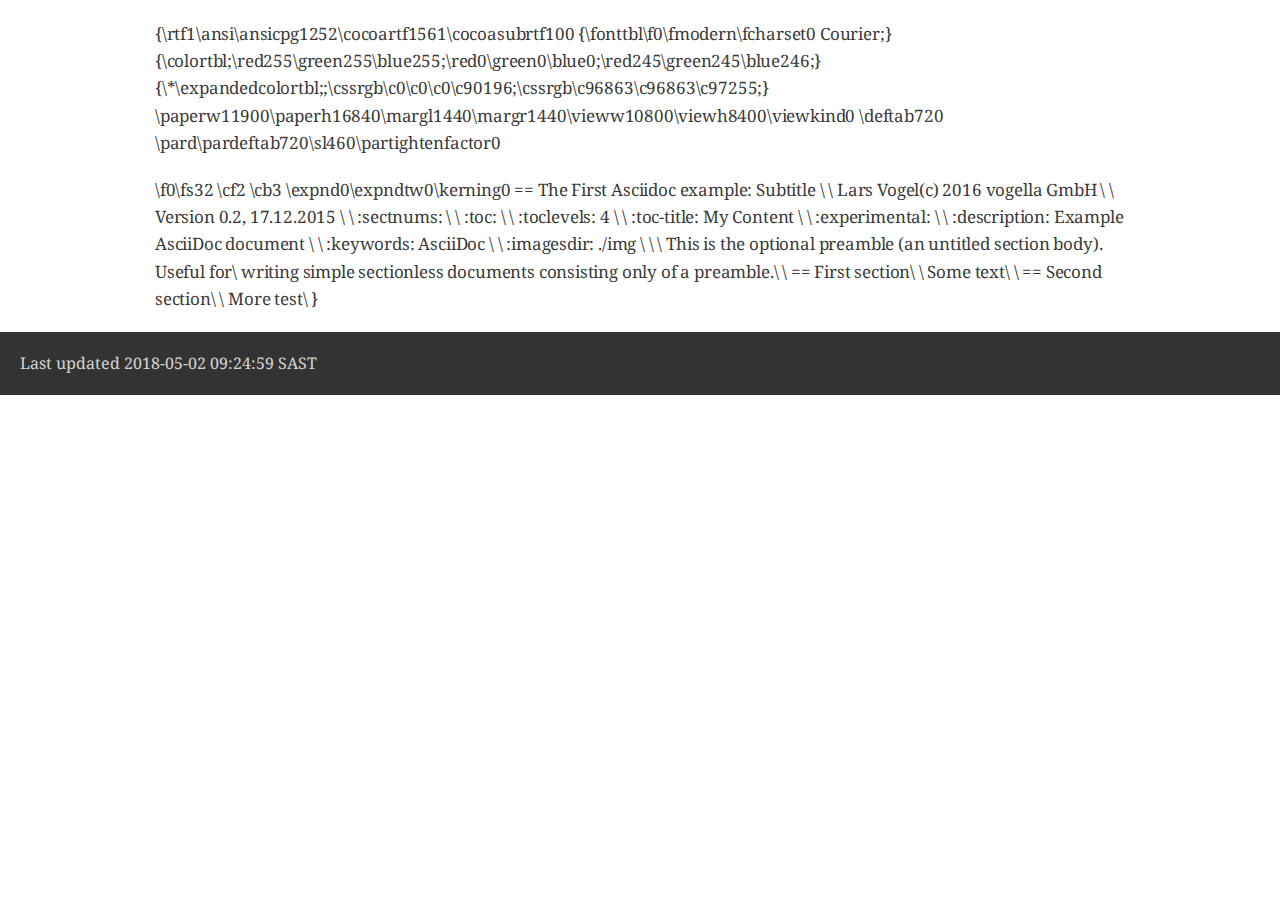
<file: test.html>
<!DOCTYPE html>
<html lang="en">
<head>
<meta charset="UTF-8">
<!--[if IE]><meta http-equiv="X-UA-Compatible" content="IE=edge"><![endif]-->
<meta name="viewport" content="width=device-width, initial-scale=1.0">
<meta name="generator" content="Asciidoctor 1.5.6.2">
<title>Untitled</title>
<link rel="stylesheet" href="https://fonts.googleapis.com/css?family=Open+Sans:300,300italic,400,400italic,600,600italic%7CNoto+Serif:400,400italic,700,700italic%7CDroid+Sans+Mono:400,700">
<style>
/* Asciidoctor default stylesheet | MIT License | http://asciidoctor.org */
/* Remove comment around @import statement below when using as a custom stylesheet */
/*@import "https://fonts.googleapis.com/css?family=Open+Sans:300,300italic,400,400italic,600,600italic%7CNoto+Serif:400,400italic,700,700italic%7CDroid+Sans+Mono:400,700";*/
article,aside,details,figcaption,figure,footer,header,hgroup,main,nav,section,summary{display:block}
audio,canvas,video{display:inline-block}
audio:not([controls]){display:none;height:0}
[hidden],template{display:none}
script{display:none!important}
html{font-family:sans-serif;-ms-text-size-adjust:100%;-webkit-text-size-adjust:100%}
a{background:transparent}
a:focus{outline:thin dotted}
a:active,a:hover{outline:0}
h1{font-size:2em;margin:.67em 0}
abbr[title]{border-bottom:1px dotted}
b,strong{font-weight:bold}
dfn{font-style:italic}
hr{-moz-box-sizing:content-box;box-sizing:content-box;height:0}
mark{background:#ff0;color:#000}
code,kbd,pre,samp{font-family:monospace;font-size:1em}
pre{white-space:pre-wrap}
q{quotes:"\201C" "\201D" "\2018" "\2019"}
small{font-size:80%}
sub,sup{font-size:75%;line-height:0;position:relative;vertical-align:baseline}
sup{top:-.5em}
sub{bottom:-.25em}
img{border:0}
svg:not(:root){overflow:hidden}
figure{margin:0}
fieldset{border:1px solid silver;margin:0 2px;padding:.35em .625em .75em}
legend{border:0;padding:0}
button,input,select,textarea{font-family:inherit;font-size:100%;margin:0}
button,input{line-height:normal}
button,select{text-transform:none}
button,html input[type="button"],input[type="reset"],input[type="submit"]{-webkit-appearance:button;cursor:pointer}
button[disabled],html input[disabled]{cursor:default}
input[type="checkbox"],input[type="radio"]{box-sizing:border-box;padding:0}
input[type="search"]{-webkit-appearance:textfield;-moz-box-sizing:content-box;-webkit-box-sizing:content-box;box-sizing:content-box}
input[type="search"]::-webkit-search-cancel-button,input[type="search"]::-webkit-search-decoration{-webkit-appearance:none}
button::-moz-focus-inner,input::-moz-focus-inner{border:0;padding:0}
textarea{overflow:auto;vertical-align:top}
table{border-collapse:collapse;border-spacing:0}
*,*:before,*:after{-moz-box-sizing:border-box;-webkit-box-sizing:border-box;box-sizing:border-box}
html,body{font-size:100%}
body{background:#fff;color:rgba(0,0,0,.8);padding:0;margin:0;font-family:"Noto Serif","DejaVu Serif",serif;font-weight:400;font-style:normal;line-height:1;position:relative;cursor:auto;tab-size:4;-moz-osx-font-smoothing:grayscale;-webkit-font-smoothing:antialiased}
a:hover{cursor:pointer}
img,object,embed{max-width:100%;height:auto}
object,embed{height:100%}
img{-ms-interpolation-mode:bicubic}
.left{float:left!important}
.right{float:right!important}
.text-left{text-align:left!important}
.text-right{text-align:right!important}
.text-center{text-align:center!important}
.text-justify{text-align:justify!important}
.hide{display:none}
img,object,svg{display:inline-block;vertical-align:middle}
textarea{height:auto;min-height:50px}
select{width:100%}
.center{margin-left:auto;margin-right:auto}
.spread{width:100%}
p.lead,.paragraph.lead>p,#preamble>.sectionbody>.paragraph:first-of-type p{font-size:1.21875em;line-height:1.6}
.subheader,.admonitionblock td.content>.title,.audioblock>.title,.exampleblock>.title,.imageblock>.title,.listingblock>.title,.literalblock>.title,.stemblock>.title,.openblock>.title,.paragraph>.title,.quoteblock>.title,table.tableblock>.title,.verseblock>.title,.videoblock>.title,.dlist>.title,.olist>.title,.ulist>.title,.qlist>.title,.hdlist>.title{line-height:1.45;color:#7a2518;font-weight:400;margin-top:0;margin-bottom:.25em}
div,dl,dt,dd,ul,ol,li,h1,h2,h3,#toctitle,.sidebarblock>.content>.title,h4,h5,h6,pre,form,p,blockquote,th,td{margin:0;padding:0;direction:ltr}
a{color:#2156a5;text-decoration:underline;line-height:inherit}
a:hover,a:focus{color:#1d4b8f}
a img{border:none}
p{font-family:inherit;font-weight:400;font-size:1em;line-height:1.6;margin-bottom:1.25em;text-rendering:optimizeLegibility}
p aside{font-size:.875em;line-height:1.35;font-style:italic}
h1,h2,h3,#toctitle,.sidebarblock>.content>.title,h4,h5,h6{font-family:"Open Sans","DejaVu Sans",sans-serif;font-weight:300;font-style:normal;color:#ba3925;text-rendering:optimizeLegibility;margin-top:1em;margin-bottom:.5em;line-height:1.0125em}
h1 small,h2 small,h3 small,#toctitle small,.sidebarblock>.content>.title small,h4 small,h5 small,h6 small{font-size:60%;color:#e99b8f;line-height:0}
h1{font-size:2.125em}
h2{font-size:1.6875em}
h3,#toctitle,.sidebarblock>.content>.title{font-size:1.375em}
h4,h5{font-size:1.125em}
h6{font-size:1em}
hr{border:solid #ddddd8;border-width:1px 0 0;clear:both;margin:1.25em 0 1.1875em;height:0}
em,i{font-style:italic;line-height:inherit}
strong,b{font-weight:bold;line-height:inherit}
small{font-size:60%;line-height:inherit}
code{font-family:"Droid Sans Mono","DejaVu Sans Mono",monospace;font-weight:400;color:rgba(0,0,0,.9)}
ul,ol,dl{font-size:1em;line-height:1.6;margin-bottom:1.25em;list-style-position:outside;font-family:inherit}
ul,ol{margin-left:1.5em}
ul li ul,ul li ol{margin-left:1.25em;margin-bottom:0;font-size:1em}
ul.square li ul,ul.circle li ul,ul.disc li ul{list-style:inherit}
ul.square{list-style-type:square}
ul.circle{list-style-type:circle}
ul.disc{list-style-type:disc}
ol li ul,ol li ol{margin-left:1.25em;margin-bottom:0}
dl dt{margin-bottom:.3125em;font-weight:bold}
dl dd{margin-bottom:1.25em}
abbr,acronym{text-transform:uppercase;font-size:90%;color:rgba(0,0,0,.8);border-bottom:1px dotted #ddd;cursor:help}
abbr{text-transform:none}
blockquote{margin:0 0 1.25em;padding:.5625em 1.25em 0 1.1875em;border-left:1px solid #ddd}
blockquote cite{display:block;font-size:.9375em;color:rgba(0,0,0,.6)}
blockquote cite:before{content:"\2014 \0020"}
blockquote cite a,blockquote cite a:visited{color:rgba(0,0,0,.6)}
blockquote,blockquote p{line-height:1.6;color:rgba(0,0,0,.85)}
@media only screen and (min-width:768px){h1,h2,h3,#toctitle,.sidebarblock>.content>.title,h4,h5,h6{line-height:1.2}
h1{font-size:2.75em}
h2{font-size:2.3125em}
h3,#toctitle,.sidebarblock>.content>.title{font-size:1.6875em}
h4{font-size:1.4375em}}
table{background:#fff;margin-bottom:1.25em;border:solid 1px #dedede}
table thead,table tfoot{background:#f7f8f7;font-weight:bold}
table thead tr th,table thead tr td,table tfoot tr th,table tfoot tr td{padding:.5em .625em .625em;font-size:inherit;color:rgba(0,0,0,.8);text-align:left}
table tr th,table tr td{padding:.5625em .625em;font-size:inherit;color:rgba(0,0,0,.8)}
table tr.even,table tr.alt,table tr:nth-of-type(even){background:#f8f8f7}
table thead tr th,table tfoot tr th,table tbody tr td,table tr td,table tfoot tr td{display:table-cell;line-height:1.6}
h1,h2,h3,#toctitle,.sidebarblock>.content>.title,h4,h5,h6{line-height:1.2;word-spacing:-.05em}
h1 strong,h2 strong,h3 strong,#toctitle strong,.sidebarblock>.content>.title strong,h4 strong,h5 strong,h6 strong{font-weight:400}
.clearfix:before,.clearfix:after,.float-group:before,.float-group:after{content:" ";display:table}
.clearfix:after,.float-group:after{clear:both}
*:not(pre)>code{font-size:.9375em;font-style:normal!important;letter-spacing:0;padding:.1em .5ex;word-spacing:-.15em;background-color:#f7f7f8;-webkit-border-radius:4px;border-radius:4px;line-height:1.45;text-rendering:optimizeSpeed;word-wrap:break-word}
*:not(pre)>code.nobreak{word-wrap:normal}
*:not(pre)>code.nowrap{white-space:nowrap}
pre,pre>code{line-height:1.45;color:rgba(0,0,0,.9);font-family:"Droid Sans Mono","DejaVu Sans Mono",monospace;font-weight:400;text-rendering:optimizeSpeed}
em em{font-style:normal}
strong strong{font-weight:400}
.keyseq{color:rgba(51,51,51,.8)}
kbd{font-family:"Droid Sans Mono","DejaVu Sans Mono",monospace;display:inline-block;color:rgba(0,0,0,.8);font-size:.65em;line-height:1.45;background-color:#f7f7f7;border:1px solid #ccc;-webkit-border-radius:3px;border-radius:3px;-webkit-box-shadow:0 1px 0 rgba(0,0,0,.2),0 0 0 .1em white inset;box-shadow:0 1px 0 rgba(0,0,0,.2),0 0 0 .1em #fff inset;margin:0 .15em;padding:.2em .5em;vertical-align:middle;position:relative;top:-.1em;white-space:nowrap}
.keyseq kbd:first-child{margin-left:0}
.keyseq kbd:last-child{margin-right:0}
.menuseq,.menuref{color:#000}
.menuseq b:not(.caret),.menuref{font-weight:inherit}
.menuseq{word-spacing:-.02em}
.menuseq b.caret{font-size:1.25em;line-height:.8}
.menuseq i.caret{font-weight:bold;text-align:center;width:.45em}
b.button:before,b.button:after{position:relative;top:-1px;font-weight:400}
b.button:before{content:"[";padding:0 3px 0 2px}
b.button:after{content:"]";padding:0 2px 0 3px}
p a>code:hover{color:rgba(0,0,0,.9)}
#header,#content,#footnotes,#footer{width:100%;margin-left:auto;margin-right:auto;margin-top:0;margin-bottom:0;max-width:62.5em;*zoom:1;position:relative;padding-left:.9375em;padding-right:.9375em}
#header:before,#header:after,#content:before,#content:after,#footnotes:before,#footnotes:after,#footer:before,#footer:after{content:" ";display:table}
#header:after,#content:after,#footnotes:after,#footer:after{clear:both}
#content{margin-top:1.25em}
#content:before{content:none}
#header>h1:first-child{color:rgba(0,0,0,.85);margin-top:2.25rem;margin-bottom:0}
#header>h1:first-child+#toc{margin-top:8px;border-top:1px solid #ddddd8}
#header>h1:only-child,body.toc2 #header>h1:nth-last-child(2){border-bottom:1px solid #ddddd8;padding-bottom:8px}
#header .details{border-bottom:1px solid #ddddd8;line-height:1.45;padding-top:.25em;padding-bottom:.25em;padding-left:.25em;color:rgba(0,0,0,.6);display:-ms-flexbox;display:-webkit-flex;display:flex;-ms-flex-flow:row wrap;-webkit-flex-flow:row wrap;flex-flow:row wrap}
#header .details span:first-child{margin-left:-.125em}
#header .details span.email a{color:rgba(0,0,0,.85)}
#header .details br{display:none}
#header .details br+span:before{content:"\00a0\2013\00a0"}
#header .details br+span.author:before{content:"\00a0\22c5\00a0";color:rgba(0,0,0,.85)}
#header .details br+span#revremark:before{content:"\00a0|\00a0"}
#header #revnumber{text-transform:capitalize}
#header #revnumber:after{content:"\00a0"}
#content>h1:first-child:not([class]){color:rgba(0,0,0,.85);border-bottom:1px solid #ddddd8;padding-bottom:8px;margin-top:0;padding-top:1rem;margin-bottom:1.25rem}
#toc{border-bottom:1px solid #efefed;padding-bottom:.5em}
#toc>ul{margin-left:.125em}
#toc ul.sectlevel0>li>a{font-style:italic}
#toc ul.sectlevel0 ul.sectlevel1{margin:.5em 0}
#toc ul{font-family:"Open Sans","DejaVu Sans",sans-serif;list-style-type:none}
#toc li{line-height:1.3334;margin-top:.3334em}
#toc a{text-decoration:none}
#toc a:active{text-decoration:underline}
#toctitle{color:#7a2518;font-size:1.2em}
@media only screen and (min-width:768px){#toctitle{font-size:1.375em}
body.toc2{padding-left:15em;padding-right:0}
#toc.toc2{margin-top:0!important;background-color:#f8f8f7;position:fixed;width:15em;left:0;top:0;border-right:1px solid #efefed;border-top-width:0!important;border-bottom-width:0!important;z-index:1000;padding:1.25em 1em;height:100%;overflow:auto}
#toc.toc2 #toctitle{margin-top:0;margin-bottom:.8rem;font-size:1.2em}
#toc.toc2>ul{font-size:.9em;margin-bottom:0}
#toc.toc2 ul ul{margin-left:0;padding-left:1em}
#toc.toc2 ul.sectlevel0 ul.sectlevel1{padding-left:0;margin-top:.5em;margin-bottom:.5em}
body.toc2.toc-right{padding-left:0;padding-right:15em}
body.toc2.toc-right #toc.toc2{border-right-width:0;border-left:1px solid #efefed;left:auto;right:0}}
@media only screen and (min-width:1280px){body.toc2{padding-left:20em;padding-right:0}
#toc.toc2{width:20em}
#toc.toc2 #toctitle{font-size:1.375em}
#toc.toc2>ul{font-size:.95em}
#toc.toc2 ul ul{padding-left:1.25em}
body.toc2.toc-right{padding-left:0;padding-right:20em}}
#content #toc{border-style:solid;border-width:1px;border-color:#e0e0dc;margin-bottom:1.25em;padding:1.25em;background:#f8f8f7;-webkit-border-radius:4px;border-radius:4px}
#content #toc>:first-child{margin-top:0}
#content #toc>:last-child{margin-bottom:0}
#footer{max-width:100%;background-color:rgba(0,0,0,.8);padding:1.25em}
#footer-text{color:rgba(255,255,255,.8);line-height:1.44}
.sect1{padding-bottom:.625em}
@media only screen and (min-width:768px){.sect1{padding-bottom:1.25em}}
.sect1+.sect1{border-top:1px solid #efefed}
#content h1>a.anchor,h2>a.anchor,h3>a.anchor,#toctitle>a.anchor,.sidebarblock>.content>.title>a.anchor,h4>a.anchor,h5>a.anchor,h6>a.anchor{position:absolute;z-index:1001;width:1.5ex;margin-left:-1.5ex;display:block;text-decoration:none!important;visibility:hidden;text-align:center;font-weight:400}
#content h1>a.anchor:before,h2>a.anchor:before,h3>a.anchor:before,#toctitle>a.anchor:before,.sidebarblock>.content>.title>a.anchor:before,h4>a.anchor:before,h5>a.anchor:before,h6>a.anchor:before{content:"\00A7";font-size:.85em;display:block;padding-top:.1em}
#content h1:hover>a.anchor,#content h1>a.anchor:hover,h2:hover>a.anchor,h2>a.anchor:hover,h3:hover>a.anchor,#toctitle:hover>a.anchor,.sidebarblock>.content>.title:hover>a.anchor,h3>a.anchor:hover,#toctitle>a.anchor:hover,.sidebarblock>.content>.title>a.anchor:hover,h4:hover>a.anchor,h4>a.anchor:hover,h5:hover>a.anchor,h5>a.anchor:hover,h6:hover>a.anchor,h6>a.anchor:hover{visibility:visible}
#content h1>a.link,h2>a.link,h3>a.link,#toctitle>a.link,.sidebarblock>.content>.title>a.link,h4>a.link,h5>a.link,h6>a.link{color:#ba3925;text-decoration:none}
#content h1>a.link:hover,h2>a.link:hover,h3>a.link:hover,#toctitle>a.link:hover,.sidebarblock>.content>.title>a.link:hover,h4>a.link:hover,h5>a.link:hover,h6>a.link:hover{color:#a53221}
.audioblock,.imageblock,.literalblock,.listingblock,.stemblock,.videoblock{margin-bottom:1.25em}
.admonitionblock td.content>.title,.audioblock>.title,.exampleblock>.title,.imageblock>.title,.listingblock>.title,.literalblock>.title,.stemblock>.title,.openblock>.title,.paragraph>.title,.quoteblock>.title,table.tableblock>.title,.verseblock>.title,.videoblock>.title,.dlist>.title,.olist>.title,.ulist>.title,.qlist>.title,.hdlist>.title{text-rendering:optimizeLegibility;text-align:left;font-family:"Noto Serif","DejaVu Serif",serif;font-size:1rem;font-style:italic}
table.tableblock>caption.title{white-space:nowrap;overflow:visible;max-width:0}
.paragraph.lead>p,#preamble>.sectionbody>.paragraph:first-of-type p{color:rgba(0,0,0,.85)}
table.tableblock #preamble>.sectionbody>.paragraph:first-of-type p{font-size:inherit}
.admonitionblock>table{border-collapse:separate;border:0;background:none;width:100%}
.admonitionblock>table td.icon{text-align:center;width:80px}
.admonitionblock>table td.icon img{max-width:initial}
.admonitionblock>table td.icon .title{font-weight:bold;font-family:"Open Sans","DejaVu Sans",sans-serif;text-transform:uppercase}
.admonitionblock>table td.content{padding-left:1.125em;padding-right:1.25em;border-left:1px solid #ddddd8;color:rgba(0,0,0,.6)}
.admonitionblock>table td.content>:last-child>:last-child{margin-bottom:0}
.exampleblock>.content{border-style:solid;border-width:1px;border-color:#e6e6e6;margin-bottom:1.25em;padding:1.25em;background:#fff;-webkit-border-radius:4px;border-radius:4px}
.exampleblock>.content>:first-child{margin-top:0}
.exampleblock>.content>:last-child{margin-bottom:0}
.sidebarblock{border-style:solid;border-width:1px;border-color:#e0e0dc;margin-bottom:1.25em;padding:1.25em;background:#f8f8f7;-webkit-border-radius:4px;border-radius:4px}
.sidebarblock>:first-child{margin-top:0}
.sidebarblock>:last-child{margin-bottom:0}
.sidebarblock>.content>.title{color:#7a2518;margin-top:0;text-align:center}
.exampleblock>.content>:last-child>:last-child,.exampleblock>.content .olist>ol>li:last-child>:last-child,.exampleblock>.content .ulist>ul>li:last-child>:last-child,.exampleblock>.content .qlist>ol>li:last-child>:last-child,.sidebarblock>.content>:last-child>:last-child,.sidebarblock>.content .olist>ol>li:last-child>:last-child,.sidebarblock>.content .ulist>ul>li:last-child>:last-child,.sidebarblock>.content .qlist>ol>li:last-child>:last-child{margin-bottom:0}
.literalblock pre,.listingblock pre:not(.highlight),.listingblock pre[class="highlight"],.listingblock pre[class^="highlight "],.listingblock pre.CodeRay,.listingblock pre.prettyprint{background:#f7f7f8}
.sidebarblock .literalblock pre,.sidebarblock .listingblock pre:not(.highlight),.sidebarblock .listingblock pre[class="highlight"],.sidebarblock .listingblock pre[class^="highlight "],.sidebarblock .listingblock pre.CodeRay,.sidebarblock .listingblock pre.prettyprint{background:#f2f1f1}
.literalblock pre,.literalblock pre[class],.listingblock pre,.listingblock pre[class]{-webkit-border-radius:4px;border-radius:4px;word-wrap:break-word;padding:1em;font-size:.8125em}
.literalblock pre.nowrap,.literalblock pre[class].nowrap,.listingblock pre.nowrap,.listingblock pre[class].nowrap{overflow-x:auto;white-space:pre;word-wrap:normal}
@media only screen and (min-width:768px){.literalblock pre,.literalblock pre[class],.listingblock pre,.listingblock pre[class]{font-size:.90625em}}
@media only screen and (min-width:1280px){.literalblock pre,.literalblock pre[class],.listingblock pre,.listingblock pre[class]{font-size:1em}}
.literalblock.output pre{color:#f7f7f8;background-color:rgba(0,0,0,.9)}
.listingblock pre.highlightjs{padding:0}
.listingblock pre.highlightjs>code{padding:1em;-webkit-border-radius:4px;border-radius:4px}
.listingblock pre.prettyprint{border-width:0}
.listingblock>.content{position:relative}
.listingblock code[data-lang]:before{display:none;content:attr(data-lang);position:absolute;font-size:.75em;top:.425rem;right:.5rem;line-height:1;text-transform:uppercase;color:#999}
.listingblock:hover code[data-lang]:before{display:block}
.listingblock.terminal pre .command:before{content:attr(data-prompt);padding-right:.5em;color:#999}
.listingblock.terminal pre .command:not([data-prompt]):before{content:"$"}
table.pyhltable{border-collapse:separate;border:0;margin-bottom:0;background:none}
table.pyhltable td{vertical-align:top;padding-top:0;padding-bottom:0;line-height:1.45}
table.pyhltable td.code{padding-left:.75em;padding-right:0}
pre.pygments .lineno,table.pyhltable td:not(.code){color:#999;padding-left:0;padding-right:.5em;border-right:1px solid #ddddd8}
pre.pygments .lineno{display:inline-block;margin-right:.25em}
table.pyhltable .linenodiv{background:none!important;padding-right:0!important}
.quoteblock{margin:0 1em 1.25em 1.5em;display:table}
.quoteblock>.title{margin-left:-1.5em;margin-bottom:.75em}
.quoteblock blockquote,.quoteblock blockquote p{color:rgba(0,0,0,.85);font-size:1.15rem;line-height:1.75;word-spacing:.1em;letter-spacing:0;font-style:italic;text-align:justify}
.quoteblock blockquote{margin:0;padding:0;border:0}
.quoteblock blockquote:before{content:"\201c";float:left;font-size:2.75em;font-weight:bold;line-height:.6em;margin-left:-.6em;color:#7a2518;text-shadow:0 1px 2px rgba(0,0,0,.1)}
.quoteblock blockquote>.paragraph:last-child p{margin-bottom:0}
.quoteblock .attribution{margin-top:.5em;margin-right:.5ex;text-align:right}
.quoteblock .quoteblock{margin-left:0;margin-right:0;padding:.5em 0;border-left:3px solid rgba(0,0,0,.6)}
.quoteblock .quoteblock blockquote{padding:0 0 0 .75em}
.quoteblock .quoteblock blockquote:before{display:none}
.verseblock{margin:0 1em 1.25em 1em}
.verseblock pre{font-family:"Open Sans","DejaVu Sans",sans;font-size:1.15rem;color:rgba(0,0,0,.85);font-weight:300;text-rendering:optimizeLegibility}
.verseblock pre strong{font-weight:400}
.verseblock .attribution{margin-top:1.25rem;margin-left:.5ex}
.quoteblock .attribution,.verseblock .attribution{font-size:.9375em;line-height:1.45;font-style:italic}
.quoteblock .attribution br,.verseblock .attribution br{display:none}
.quoteblock .attribution cite,.verseblock .attribution cite{display:block;letter-spacing:-.025em;color:rgba(0,0,0,.6)}
.quoteblock.abstract{margin:0 0 1.25em 0;display:block}
.quoteblock.abstract blockquote,.quoteblock.abstract blockquote p{text-align:left;word-spacing:0}
.quoteblock.abstract blockquote:before,.quoteblock.abstract blockquote p:first-of-type:before{display:none}
table.tableblock{max-width:100%;border-collapse:separate}
table.tableblock td>.paragraph:last-child p>p:last-child,table.tableblock th>p:last-child,table.tableblock td>p:last-child{margin-bottom:0}
table.tableblock,th.tableblock,td.tableblock{border:0 solid #dedede}
table.grid-all>thead>tr>.tableblock,table.grid-all>tbody>tr>.tableblock{border-width:0 1px 1px 0}
table.grid-all>tfoot>tr>.tableblock{border-width:1px 1px 0 0}
table.grid-cols>*>tr>.tableblock{border-width:0 1px 0 0}
table.grid-rows>thead>tr>.tableblock,table.grid-rows>tbody>tr>.tableblock{border-width:0 0 1px 0}
table.grid-rows>tfoot>tr>.tableblock{border-width:1px 0 0 0}
table.grid-all>*>tr>.tableblock:last-child,table.grid-cols>*>tr>.tableblock:last-child{border-right-width:0}
table.grid-all>tbody>tr:last-child>.tableblock,table.grid-all>thead:last-child>tr>.tableblock,table.grid-rows>tbody>tr:last-child>.tableblock,table.grid-rows>thead:last-child>tr>.tableblock{border-bottom-width:0}
table.frame-all{border-width:1px}
table.frame-sides{border-width:0 1px}
table.frame-topbot{border-width:1px 0}
th.halign-left,td.halign-left{text-align:left}
th.halign-right,td.halign-right{text-align:right}
th.halign-center,td.halign-center{text-align:center}
th.valign-top,td.valign-top{vertical-align:top}
th.valign-bottom,td.valign-bottom{vertical-align:bottom}
th.valign-middle,td.valign-middle{vertical-align:middle}
table thead th,table tfoot th{font-weight:bold}
tbody tr th{display:table-cell;line-height:1.6;background:#f7f8f7}
tbody tr th,tbody tr th p,tfoot tr th,tfoot tr th p{color:rgba(0,0,0,.8);font-weight:bold}
p.tableblock>code:only-child{background:none;padding:0}
p.tableblock{font-size:1em}
td>div.verse{white-space:pre}
ol{margin-left:1.75em}
ul li ol{margin-left:1.5em}
dl dd{margin-left:1.125em}
dl dd:last-child,dl dd:last-child>:last-child{margin-bottom:0}
ol>li p,ul>li p,ul dd,ol dd,.olist .olist,.ulist .ulist,.ulist .olist,.olist .ulist{margin-bottom:.625em}
ul.checklist,ul.none,ol.none,ul.no-bullet,ol.no-bullet,ol.unnumbered,ul.unstyled,ol.unstyled{list-style-type:none}
ul.no-bullet,ol.no-bullet,ol.unnumbered{margin-left:.625em}
ul.unstyled,ol.unstyled{margin-left:0}
ul.checklist{margin-left:.625em}
ul.checklist li>p:first-child>.fa-square-o:first-child,ul.checklist li>p:first-child>.fa-check-square-o:first-child{width:1.25em;font-size:.8em;position:relative;bottom:.125em}
ul.checklist li>p:first-child>input[type="checkbox"]:first-child{margin-right:.25em}
ul.inline{margin:0 auto .625em auto;margin-left:-1.375em;margin-right:0;padding:0;list-style:none;overflow:hidden}
ul.inline>li{list-style:none;float:left;margin-left:1.375em;display:block}
ul.inline>li>*{display:block}
.unstyled dl dt{font-weight:400;font-style:normal}
ol.arabic{list-style-type:decimal}
ol.decimal{list-style-type:decimal-leading-zero}
ol.loweralpha{list-style-type:lower-alpha}
ol.upperalpha{list-style-type:upper-alpha}
ol.lowerroman{list-style-type:lower-roman}
ol.upperroman{list-style-type:upper-roman}
ol.lowergreek{list-style-type:lower-greek}
.hdlist>table,.colist>table{border:0;background:none}
.hdlist>table>tbody>tr,.colist>table>tbody>tr{background:none}
td.hdlist1,td.hdlist2{vertical-align:top;padding:0 .625em}
td.hdlist1{font-weight:bold;padding-bottom:1.25em}
.literalblock+.colist,.listingblock+.colist{margin-top:-.5em}
.colist>table tr>td:first-of-type{padding:.4em .75em 0 .75em;line-height:1;vertical-align:top}
.colist>table tr>td:first-of-type img{max-width:initial}
.colist>table tr>td:last-of-type{padding:.25em 0}
.thumb,.th{line-height:0;display:inline-block;border:solid 4px #fff;-webkit-box-shadow:0 0 0 1px #ddd;box-shadow:0 0 0 1px #ddd}
.imageblock.left,.imageblock[style*="float: left"]{margin:.25em .625em 1.25em 0}
.imageblock.right,.imageblock[style*="float: right"]{margin:.25em 0 1.25em .625em}
.imageblock>.title{margin-bottom:0}
.imageblock.thumb,.imageblock.th{border-width:6px}
.imageblock.thumb>.title,.imageblock.th>.title{padding:0 .125em}
.image.left,.image.right{margin-top:.25em;margin-bottom:.25em;display:inline-block;line-height:0}
.image.left{margin-right:.625em}
.image.right{margin-left:.625em}
a.image{text-decoration:none;display:inline-block}
a.image object{pointer-events:none}
sup.footnote,sup.footnoteref{font-size:.875em;position:static;vertical-align:super}
sup.footnote a,sup.footnoteref a{text-decoration:none}
sup.footnote a:active,sup.footnoteref a:active{text-decoration:underline}
#footnotes{padding-top:.75em;padding-bottom:.75em;margin-bottom:.625em}
#footnotes hr{width:20%;min-width:6.25em;margin:-.25em 0 .75em 0;border-width:1px 0 0 0}
#footnotes .footnote{padding:0 .375em 0 .225em;line-height:1.3334;font-size:.875em;margin-left:1.2em;text-indent:-1.05em;margin-bottom:.2em}
#footnotes .footnote a:first-of-type{font-weight:bold;text-decoration:none}
#footnotes .footnote:last-of-type{margin-bottom:0}
#content #footnotes{margin-top:-.625em;margin-bottom:0;padding:.75em 0}
.gist .file-data>table{border:0;background:#fff;width:100%;margin-bottom:0}
.gist .file-data>table td.line-data{width:99%}
div.unbreakable{page-break-inside:avoid}
.big{font-size:larger}
.small{font-size:smaller}
.underline{text-decoration:underline}
.overline{text-decoration:overline}
.line-through{text-decoration:line-through}
.aqua{color:#00bfbf}
.aqua-background{background-color:#00fafa}
.black{color:#000}
.black-background{background-color:#000}
.blue{color:#0000bf}
.blue-background{background-color:#0000fa}
.fuchsia{color:#bf00bf}
.fuchsia-background{background-color:#fa00fa}
.gray{color:#606060}
.gray-background{background-color:#7d7d7d}
.green{color:#006000}
.green-background{background-color:#007d00}
.lime{color:#00bf00}
.lime-background{background-color:#00fa00}
.maroon{color:#600000}
.maroon-background{background-color:#7d0000}
.navy{color:#000060}
.navy-background{background-color:#00007d}
.olive{color:#606000}
.olive-background{background-color:#7d7d00}
.purple{color:#600060}
.purple-background{background-color:#7d007d}
.red{color:#bf0000}
.red-background{background-color:#fa0000}
.silver{color:#909090}
.silver-background{background-color:#bcbcbc}
.teal{color:#006060}
.teal-background{background-color:#007d7d}
.white{color:#bfbfbf}
.white-background{background-color:#fafafa}
.yellow{color:#bfbf00}
.yellow-background{background-color:#fafa00}
span.icon>.fa{cursor:default}
a span.icon>.fa{cursor:inherit}
.admonitionblock td.icon [class^="fa icon-"]{font-size:2.5em;text-shadow:1px 1px 2px rgba(0,0,0,.5);cursor:default}
.admonitionblock td.icon .icon-note:before{content:"\f05a";color:#19407c}
.admonitionblock td.icon .icon-tip:before{content:"\f0eb";text-shadow:1px 1px 2px rgba(155,155,0,.8);color:#111}
.admonitionblock td.icon .icon-warning:before{content:"\f071";color:#bf6900}
.admonitionblock td.icon .icon-caution:before{content:"\f06d";color:#bf3400}
.admonitionblock td.icon .icon-important:before{content:"\f06a";color:#bf0000}
.conum[data-value]{display:inline-block;color:#fff!important;background-color:rgba(0,0,0,.8);-webkit-border-radius:100px;border-radius:100px;text-align:center;font-size:.75em;width:1.67em;height:1.67em;line-height:1.67em;font-family:"Open Sans","DejaVu Sans",sans-serif;font-style:normal;font-weight:bold}
.conum[data-value] *{color:#fff!important}
.conum[data-value]+b{display:none}
.conum[data-value]:after{content:attr(data-value)}
pre .conum[data-value]{position:relative;top:-.125em}
b.conum *{color:inherit!important}
.conum:not([data-value]):empty{display:none}
dt,th.tableblock,td.content,div.footnote{text-rendering:optimizeLegibility}
h1,h2,p,td.content,span.alt{letter-spacing:-.01em}
p strong,td.content strong,div.footnote strong{letter-spacing:-.005em}
p,blockquote,dt,td.content,span.alt{font-size:1.0625rem}
p{margin-bottom:1.25rem}
.sidebarblock p,.sidebarblock dt,.sidebarblock td.content,p.tableblock{font-size:1em}
.exampleblock>.content{background-color:#fffef7;border-color:#e0e0dc;-webkit-box-shadow:0 1px 4px #e0e0dc;box-shadow:0 1px 4px #e0e0dc}
.print-only{display:none!important}
@media print{@page{margin:1.25cm .75cm}
*{-webkit-box-shadow:none!important;box-shadow:none!important;text-shadow:none!important}
a{color:inherit!important;text-decoration:underline!important}
a.bare,a[href^="#"],a[href^="mailto:"]{text-decoration:none!important}
a[href^="http:"]:not(.bare):after,a[href^="https:"]:not(.bare):after{content:"(" attr(href) ")";display:inline-block;font-size:.875em;padding-left:.25em}
abbr[title]:after{content:" (" attr(title) ")"}
pre,blockquote,tr,img,object,svg{page-break-inside:avoid}
thead{display:table-header-group}
svg{max-width:100%}
p,blockquote,dt,td.content{font-size:1em;orphans:3;widows:3}
h2,h3,#toctitle,.sidebarblock>.content>.title{page-break-after:avoid}
#toc,.sidebarblock,.exampleblock>.content{background:none!important}
#toc{border-bottom:1px solid #ddddd8!important;padding-bottom:0!important}
.sect1{padding-bottom:0!important}
.sect1+.sect1{border:0!important}
#header>h1:first-child{margin-top:1.25rem}
body.book #header{text-align:center}
body.book #header>h1:first-child{border:0!important;margin:2.5em 0 1em 0}
body.book #header .details{border:0!important;display:block;padding:0!important}
body.book #header .details span:first-child{margin-left:0!important}
body.book #header .details br{display:block}
body.book #header .details br+span:before{content:none!important}
body.book #toc{border:0!important;text-align:left!important;padding:0!important;margin:0!important}
body.book #toc,body.book #preamble,body.book h1.sect0,body.book .sect1>h2{page-break-before:always}
.listingblock code[data-lang]:before{display:block}
#footer{background:none!important;padding:0 .9375em}
#footer-text{color:rgba(0,0,0,.6)!important;font-size:.9em}
.hide-on-print{display:none!important}
.print-only{display:block!important}
.hide-for-print{display:none!important}
.show-for-print{display:inherit!important}}
</style>
</head>
<body class="article">
<div id="header">
</div>
<div id="content">
<div class="paragraph">
<p>{\rtf1\ansi\ansicpg1252\cocoartf1561\cocoasubrtf100
{\fonttbl\f0\fmodern\fcharset0 Courier;}
{\colortbl;\red255\green255\blue255;\red0\green0\blue0;\red245\green245\blue246;}
{\*\expandedcolortbl;;\cssrgb\c0\c0\c0\c90196;\cssrgb\c96863\c96863\c97255;}
\paperw11900\paperh16840\margl1440\margr1440\vieww10800\viewh8400\viewkind0
\deftab720
\pard\pardeftab720\sl460\partightenfactor0</p>
</div>
<div class="paragraph">
<p>\f0\fs32 \cf2 \cb3 \expnd0\expndtw0\kerning0
== The First Asciidoc example: Subtitle                             \
\
Lars Vogel(c) 2016 vogella GmbH                                     \
\
Version 0.2, 17.12.2015                                             \
\
:sectnums:                                                          \
\
:toc:                                                               \
\
:toclevels: 4                                                       \
\
:toc-title: My Content                                              \
\
:experimental:                                                      \
\
:description: Example AsciiDoc document                             \
\
:keywords: AsciiDoc                                                 \
\
:imagesdir: ./img                                                   \
\
\
This is the optional preamble (an untitled section body). Useful for\
writing simple sectionless documents consisting only of a preamble.\
\
== First section\
\
Some text\
\
== Second section\
\
More test\
}</p>
</div>
</div>
<div id="footer">
<div id="footer-text">
Last updated 2018-05-02 09:24:59 SAST
</div>
</div>
</body>
</html>
</file>
